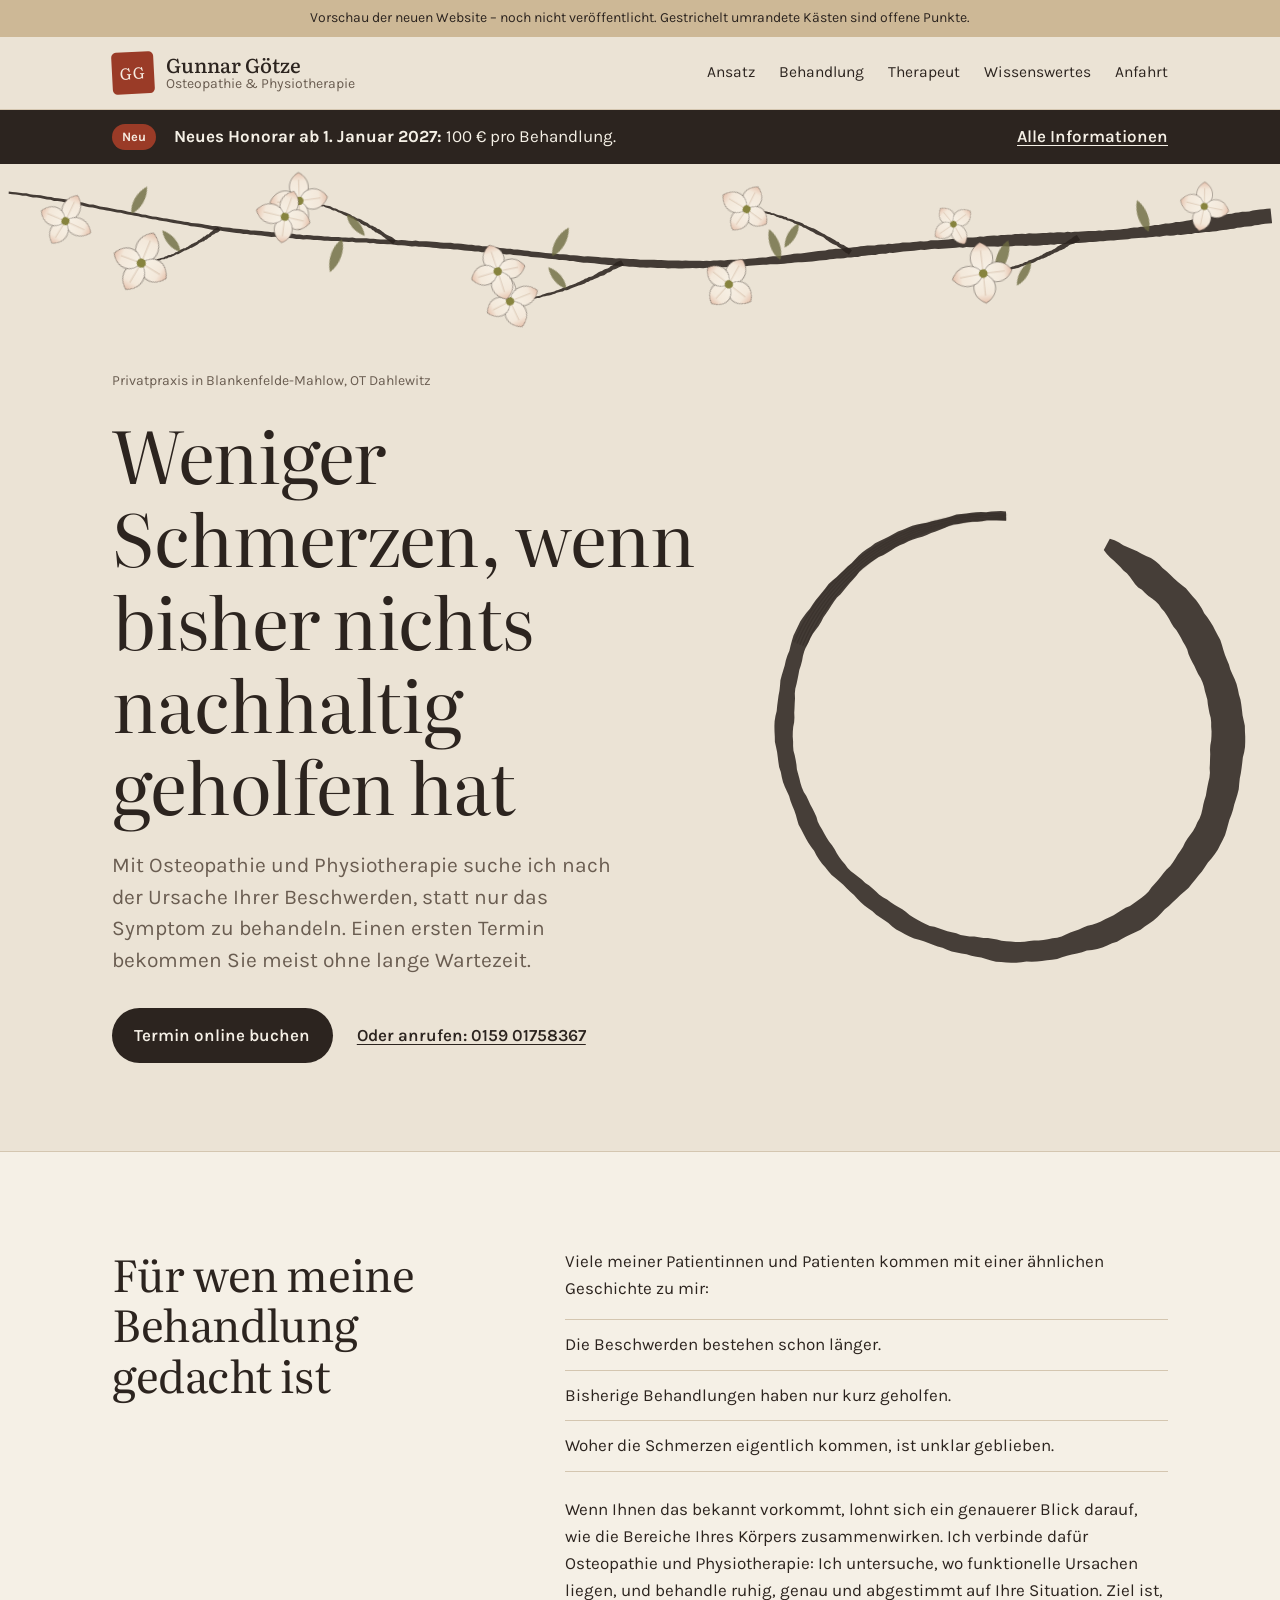
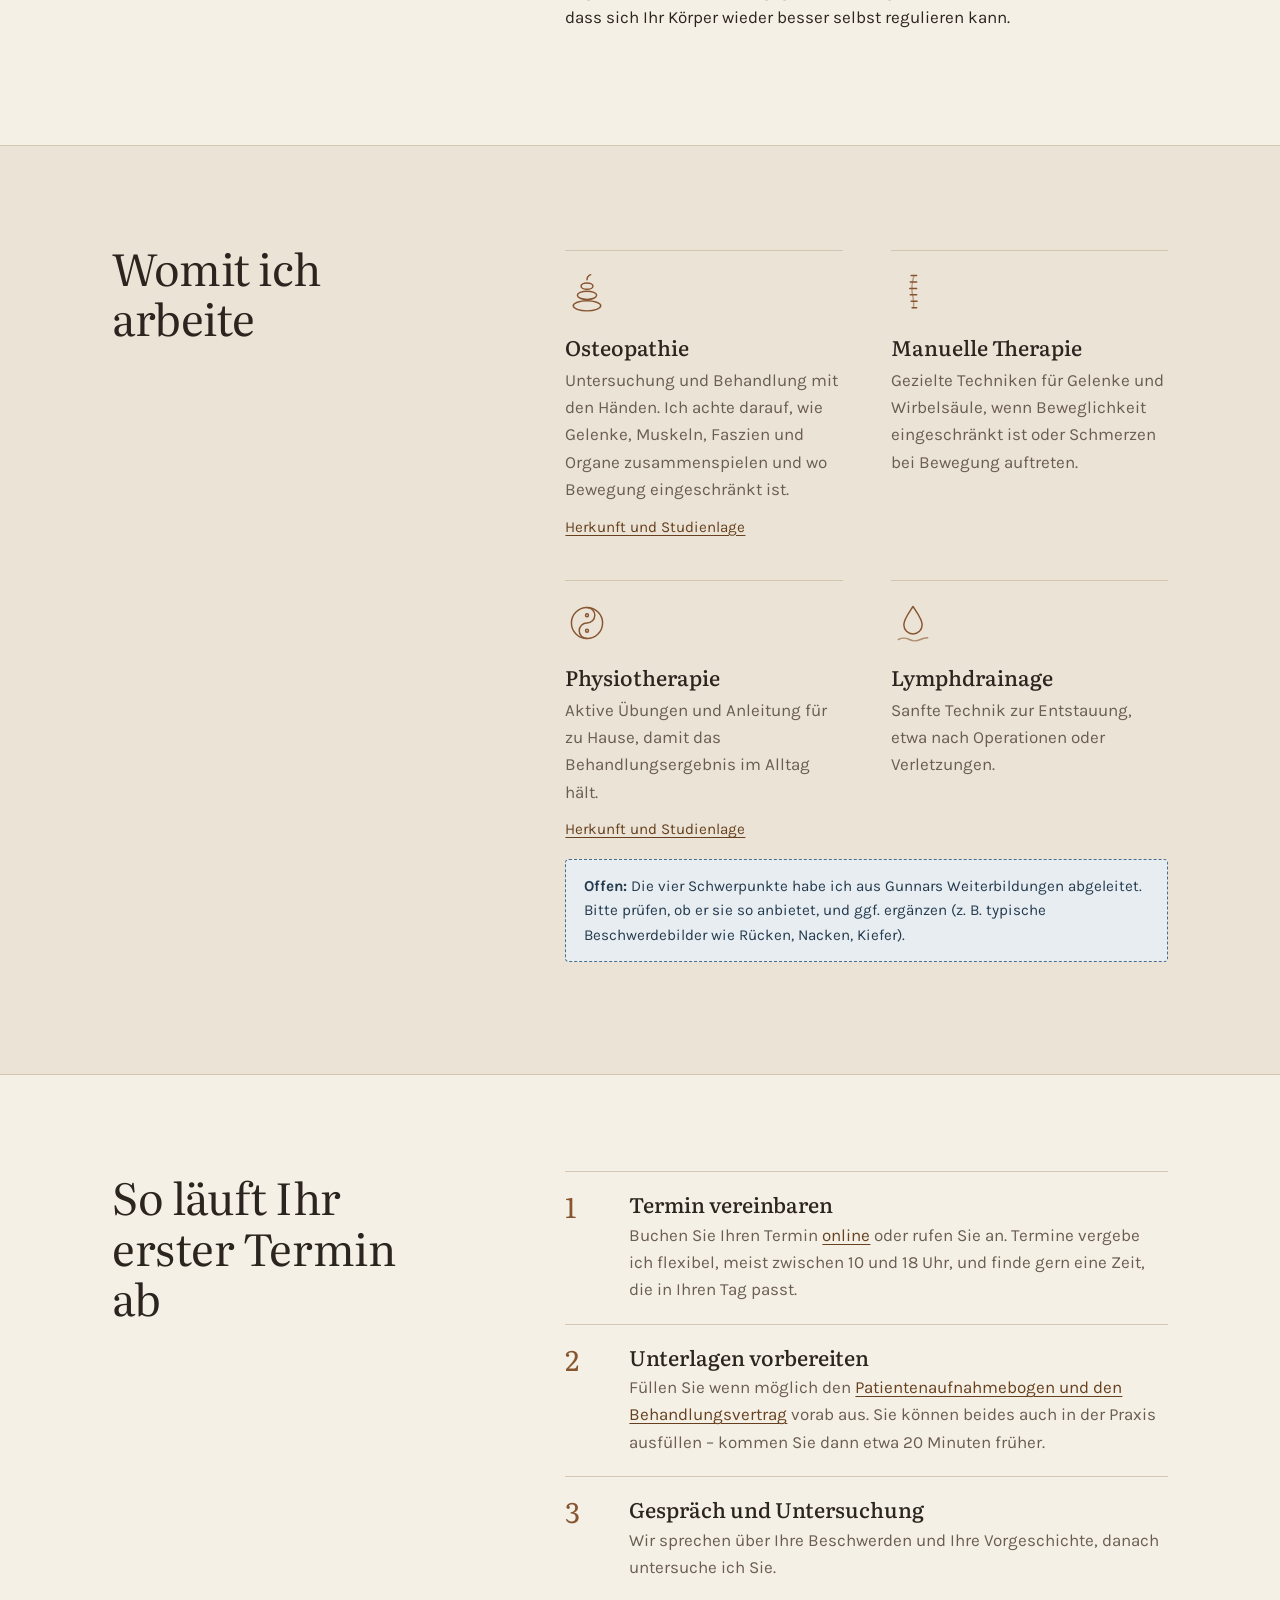
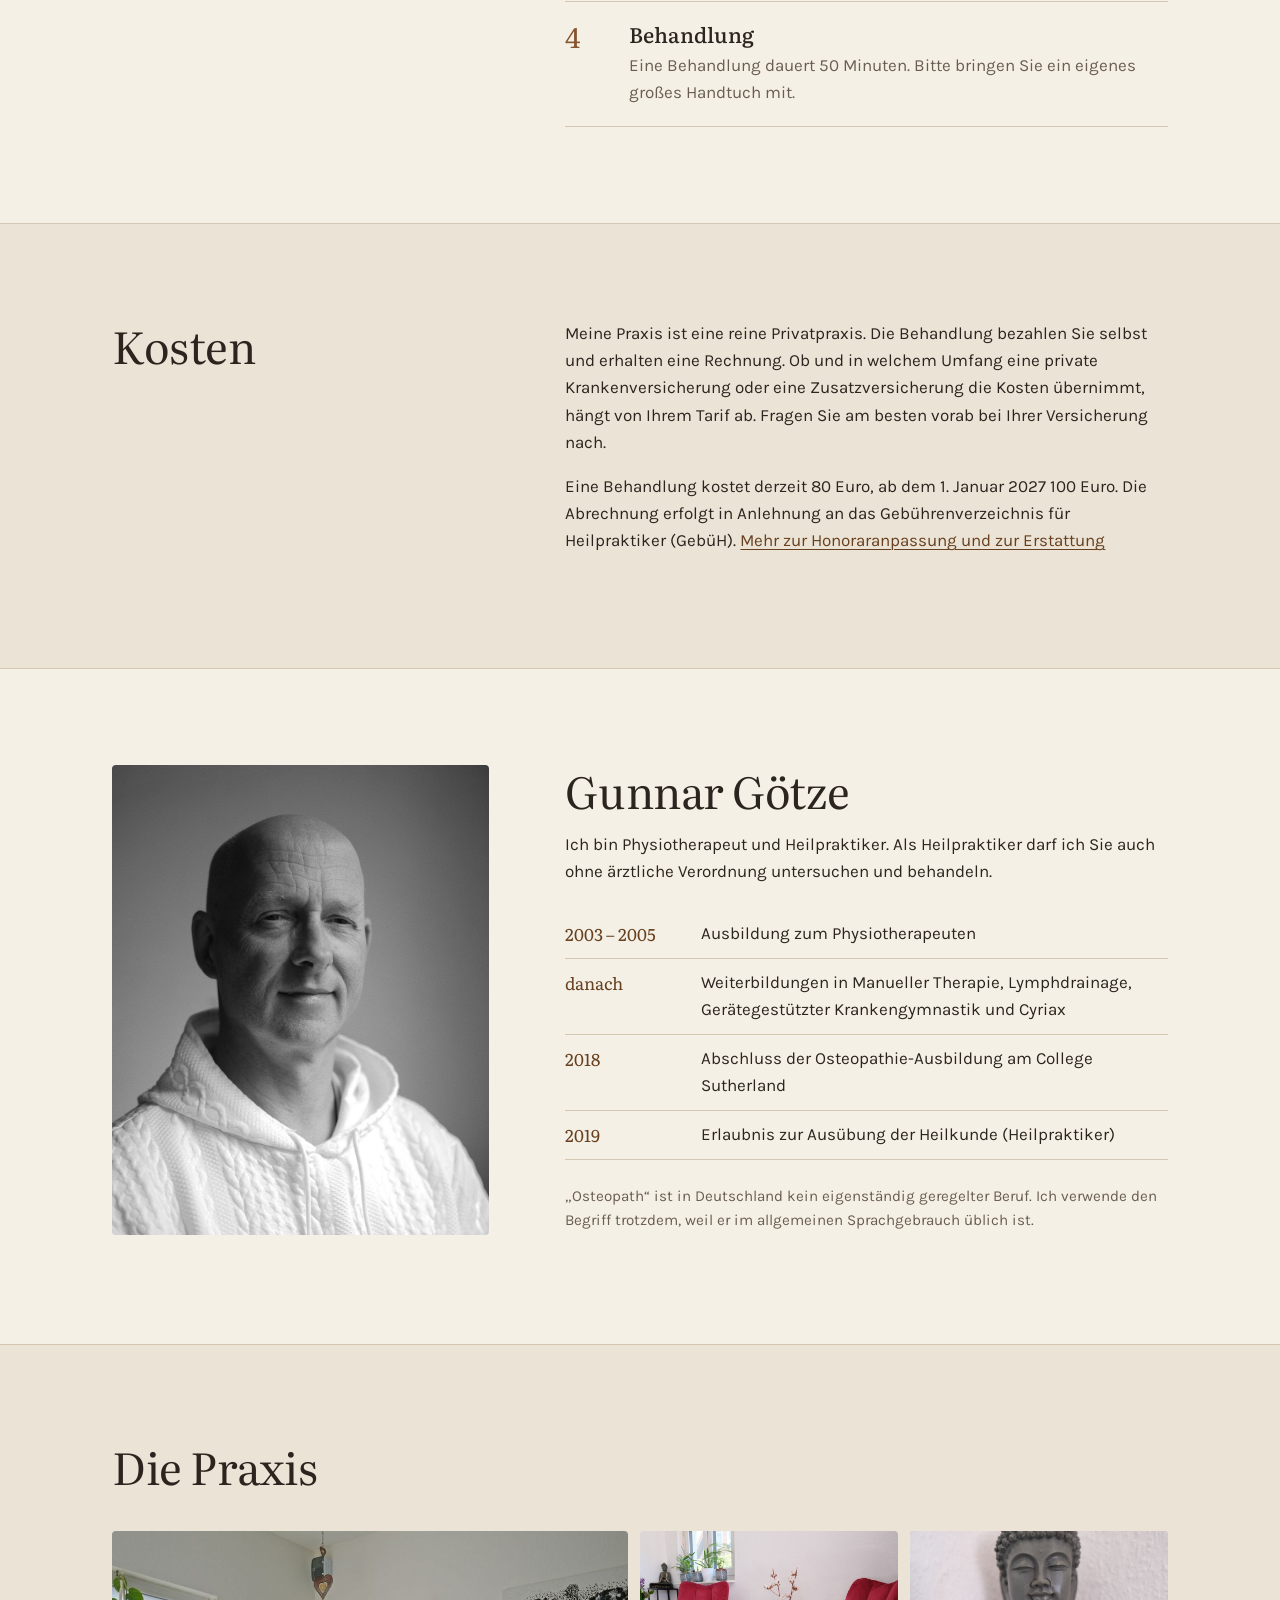
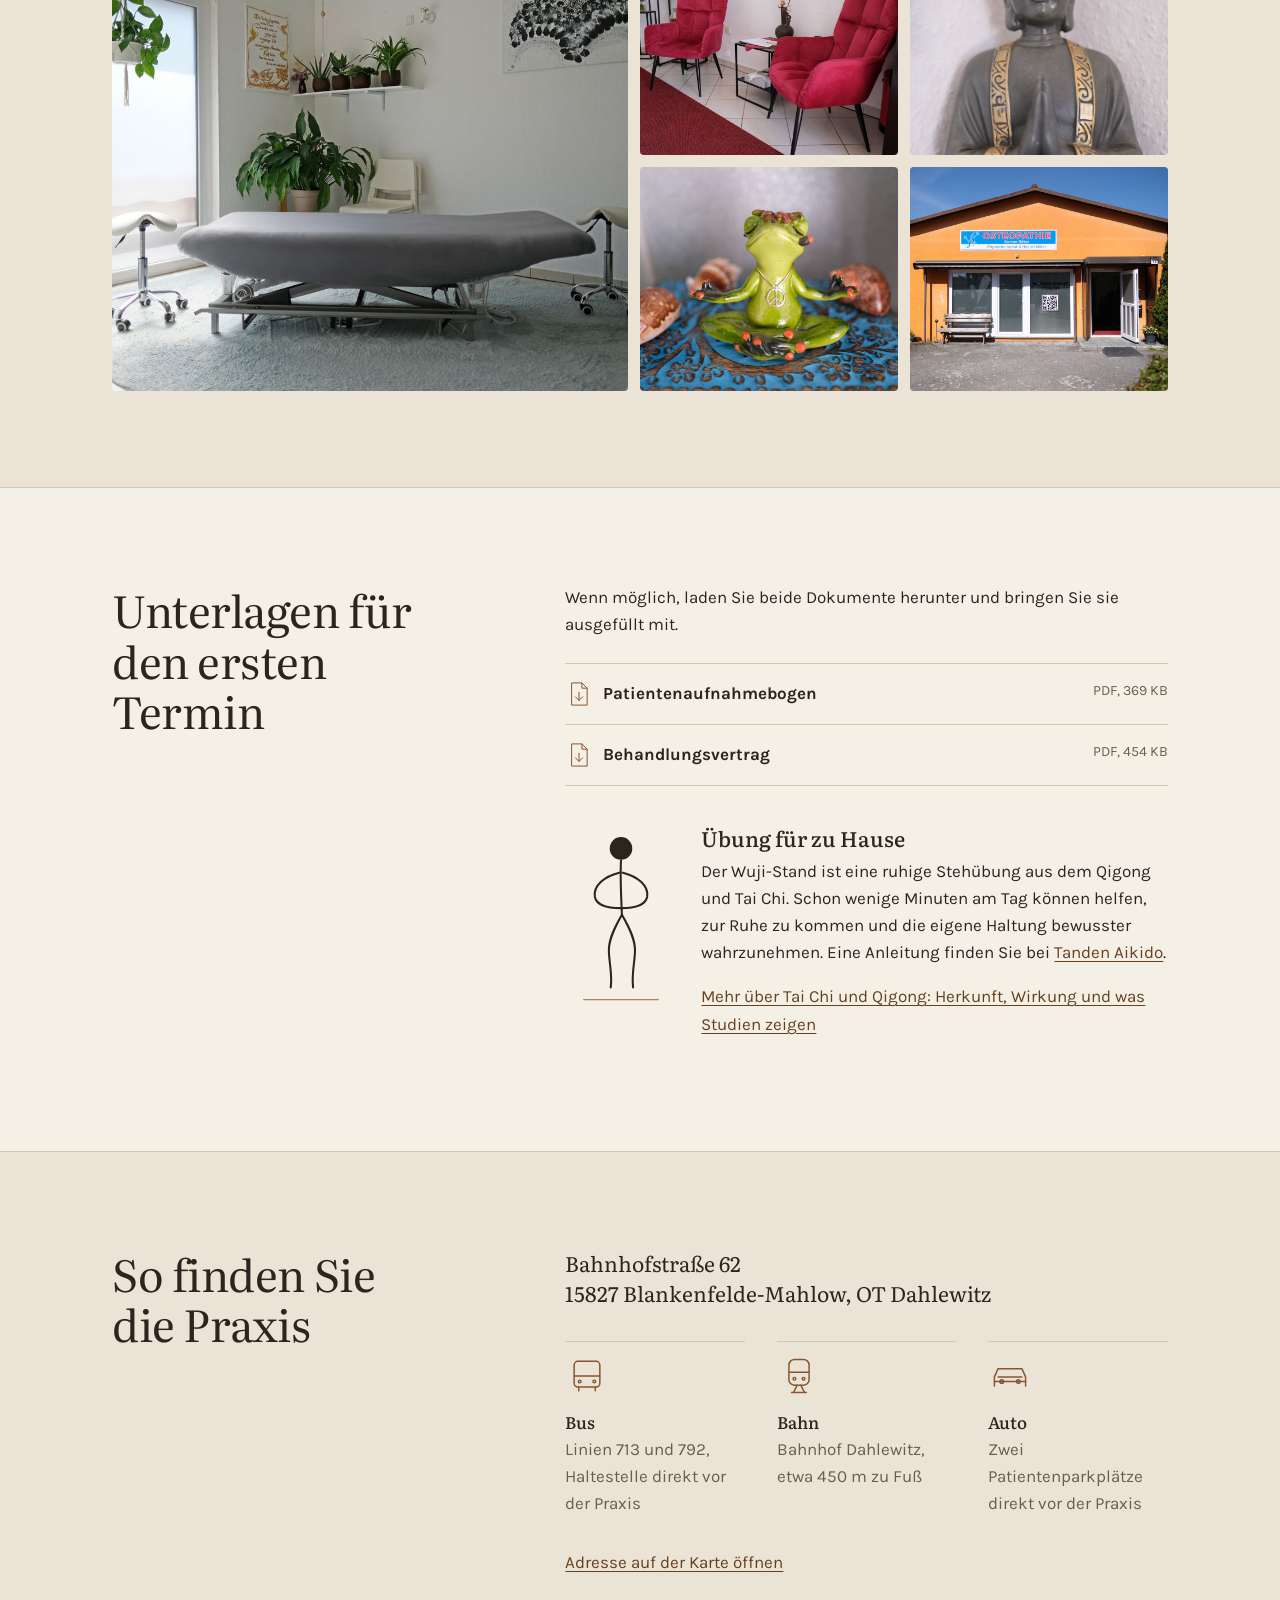
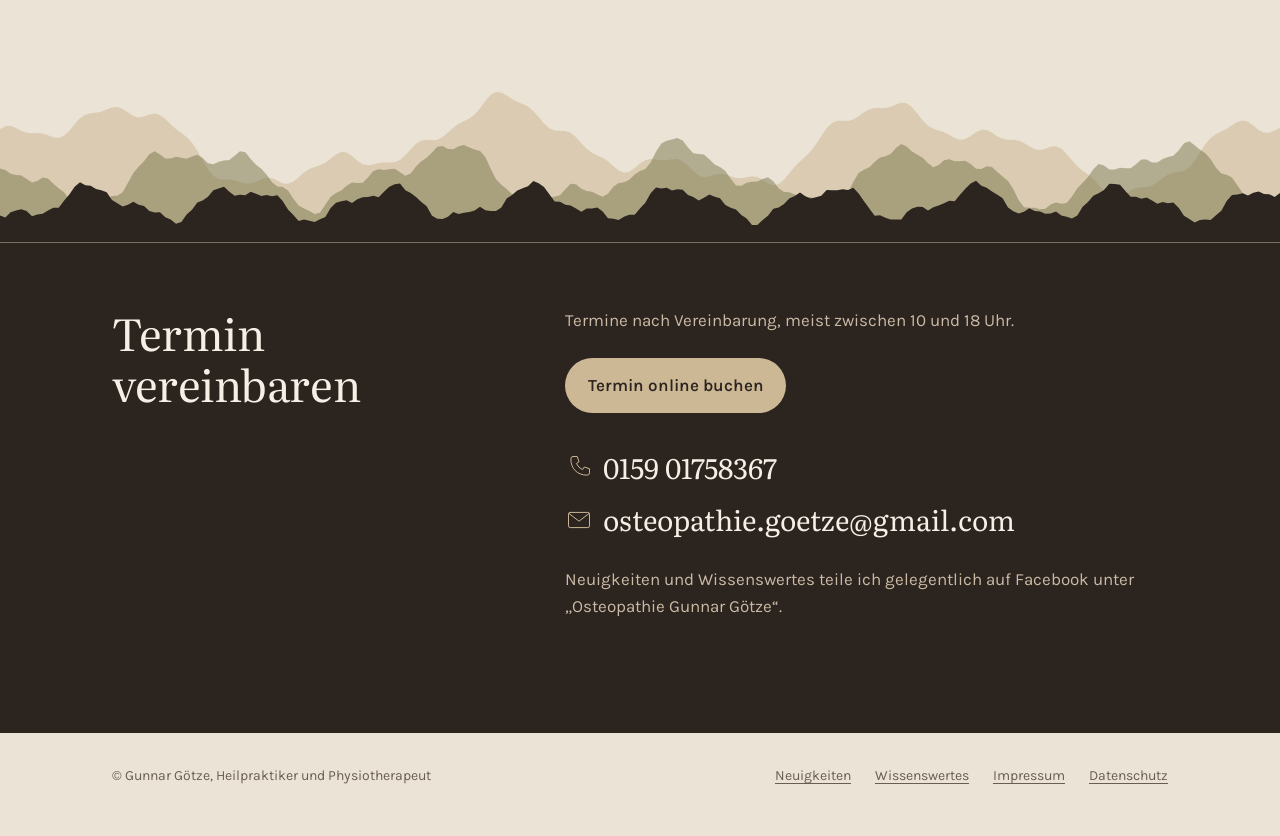
<file: index.html>
<!doctype html>
<html lang="de" class="no-js">
<head>
<meta charset="utf-8">
<meta name="viewport" content="width=device-width, initial-scale=1">
<meta name="robots" content="noindex, nofollow">
<title>Osteopathie &amp; Physiotherapie Gunnar Götze – Dahlewitz</title>
<meta name="description" content="Osteopathie und Physiotherapie in Blankenfelde-Mahlow, OT Dahlewitz. Privatpraxis von Gunnar Götze, Heilpraktiker und Physiotherapeut.">
<link rel="preload" href="assets/fonts/literata-latin-opsz-normal.woff2" as="font" type="font/woff2" crossorigin>
<link rel="stylesheet" href="assets/style.css?v=10">
</head>
<body>
<svg width="0" height="0" style="position:absolute" aria-hidden="true" focusable="false">
  <symbol id="i-stones" viewBox="0 0 48 48"><ellipse cx="24" cy="38" rx="15" ry="5.5"/><ellipse cx="24" cy="26.5" rx="10.5" ry="4.5"/><ellipse cx="24" cy="16.5" rx="6.5" ry="3.5"/><path d="M24 9.5c0-2.5 1.5-4.5 4-5.5"/></symbol>
  <symbol id="i-spine" viewBox="0 0 48 48"><path d="M22 5h6M21 12h7M20.5 19h7.5M21 26h7M22 33h6.5M23 40h5"/><path d="M25 5c-2 7-3 14-1.5 21s1.5 11 1 14" opacity=".5"/></symbol>
  <symbol id="i-taiji" viewBox="0 0 48 48"><circle cx="24" cy="24" r="17"/><path d="M24 7a8.5 8.5 0 0 1 0 17a8.5 8.5 0 0 0 0 17"/><circle cx="24" cy="15.5" r="1.6"/><circle cx="24" cy="32.5" r="1.6"/></symbol>
  <symbol id="i-drop" viewBox="0 0 48 48"><path d="M24 6c6 9 10 14 10 20a10 10 0 0 1-20 0c0-6 4-11 10-20z"/><path d="M8 42c4-2 8-2 12 0s8 2 12 0 8-2 8-2" opacity=".6"/></symbol>
  <symbol id="i-bus" viewBox="0 0 48 48"><rect x="10" y="8" width="28" height="28" rx="4"/><path d="M10 24h28M15 36v4M33 36v4"/><circle cx="16" cy="30" r="1.5"/><circle cx="32" cy="30" r="1.5"/></symbol>
  <symbol id="i-train" viewBox="0 0 48 48"><rect x="13" y="6" width="22" height="28" rx="6"/><path d="M13 20h22M18 42l4-8M30 42l-4-8M16 42h16"/><circle cx="19" cy="27" r="1.5"/><circle cx="29" cy="27" r="1.5"/></symbol>
  <symbol id="i-car" viewBox="0 0 48 48"><path d="M7 30v-5l4-9h26l4 9v5z"/><path d="M7 30v5M41 30v5M11 25h26"/><circle cx="15" cy="30" r="2"/><circle cx="33" cy="30" r="2"/></symbol>
  <symbol id="i-phone" viewBox="0 0 48 48"><path d="M14 6h7l3 9-4.5 3a22 22 0 0 0 10.5 10.5l3-4.5 9 3v7a4 4 0 0 1-4 4C21 38 10 27 10 10a4 4 0 0 1 4-4z"/></symbol>
  <symbol id="i-mail" viewBox="0 0 48 48"><rect x="6" y="11" width="36" height="26" rx="3"/><path d="M7 13l17 13 17-13"/></symbol>
  <symbol id="i-doc" viewBox="0 0 48 48"><path d="M12 5h17l9 9v29H12z"/><path d="M29 5v9h9M24 21v14M18 29l6 6 6-6"/></symbol>
</svg>
<a class="skip" href="#inhalt">Zum Inhalt springen</a>

<div class="preview-bar">Vorschau der neuen Website – noch nicht veröffentlicht. Gestrichelt umrandete Kästen sind offene Punkte.</div>

<header class="site-head">
  <div class="wrap">
    <a class="brand" href="./">
      <span class="seal" aria-hidden="true">GG</span>
      <span><strong>Gunnar Götze</strong>
      <span class="brand-sub">Osteopathie &amp; Physiotherapie</span></span>
    </a>
    <nav class="nav full" aria-label="Hauptnavigation">
      <button class="menu-toggle" type="button" aria-expanded="false" aria-controls="menu">
        <svg viewBox="0 0 24 24" aria-hidden="true"><path d="M4 7h16M4 12h16M4 17h16"/></svg>Menü
      </button>
      <ul id="menu">
        <li><a href="#ansatz">Ansatz</a></li>
        <li><a href="#behandlung">Behandlung</a></li>
        <li class="extra"><a href="#ablauf">Erster Termin</a></li>
        <li class="extra"><a href="#kosten">Kosten</a></li>
        <li><a href="#therapeut">Therapeut</a></li>
        <li class="extra"><a href="#praxis">Praxis</a></li>
        <li class="extra"><a href="#downloads">Unterlagen</a></li>
        <li class="desk-only"><a href="osteopathie.html">Wissenswertes</a></li>
        <li class="extra"><a href="osteopathie.html">Osteopathie – Hintergrund</a></li>
        <li class="extra"><a href="physiotherapie.html">Physiotherapie – Hintergrund</a></li>
        <li class="extra"><a href="heilkunde.html">Heilkunde</a></li>
        <li class="extra"><a href="tai-chi-qigong.html">Tai Chi &amp; Qigong</a></li>
        <li class="extra"><a href="aktuelles.html">Neuigkeiten</a></li>
        <li><a href="#anfahrt">Anfahrt</a></li>
      </ul>
    </nav>
  </div>
</header>

<aside class="news-banner" aria-label="Aktueller Hinweis">
  <div class="wrap">
    <span class="tag">Neu</span>
    <p><strong>Neues Honorar ab 1.&nbsp;Januar 2027:</strong> 100&nbsp;€ pro Behandlung.</p>
    <a href="aktuelles.html#honorar-2027">Alle Informationen</a>
  </div>
</aside>

<main id="inhalt">

<section class="hero" aria-labelledby="hero-titel">
  <svg class="blossoms" viewBox="-40 -50 1480 210" preserveAspectRatio="xMidYMin meet" aria-hidden="true" focusable="false">
<defs><linearGradient id="bract-wash" x1="0" y1="1" x2="0" y2="0"><stop offset="0" stop-color="#f7f1e6"/><stop offset=".7" stop-color="#f3e8da"/><stop offset="1" stop-color="#e6c2ad"/></linearGradient>
<mask id="br0" maskUnits="userSpaceOnUse" x="-60" y="-60" width="1540" height="380"><path class="reveal" style="stroke-dasharray:1508;stroke-dashoffset:1508;animation-delay:2.5s;animation-duration:8.20s" d="M1430.0 10.0 L1421.9 10.9 L1413.8 12.0 L1405.7 13.1 L1397.6 14.3 L1389.4 15.4 L1381.3 16.6 L1373.2 17.7 L1365.1 18.9 L1357.0 20.0 L1348.9 21.1 L1340.8 22.2 L1332.7 23.2 L1324.6 24.3 L1316.4 25.3 L1308.3 26.2 L1300.2 27.1 L1292.1 28.0 L1284.0 28.8 L1275.9 29.6 L1267.8 30.4 L1259.7 31.1 L1251.6 31.7 L1243.4 32.4 L1235.3 32.9 L1227.2 33.5 L1219.1 34.0 L1211.0 34.5 L1202.9 34.9 L1194.8 35.4 L1186.7 35.8 L1178.6 36.2 L1170.4 36.6 L1162.3 36.9 L1154.2 37.3 L1146.1 37.6 L1138.0 38.0 L1129.9 38.3 L1121.8 38.7 L1113.7 39.1 L1105.6 39.4 L1097.4 39.8 L1089.3 40.3 L1081.2 40.7 L1073.1 41.2 L1065.0 41.6 L1056.9 42.2 L1048.8 42.7 L1040.7 43.3 L1032.6 43.9 L1024.4 44.5 L1016.3 45.2 L1008.2 45.9 L1000.1 46.6 L992.0 47.4 L983.9 48.1 L975.8 48.9 L967.7 49.8 L959.6 50.6 L951.4 51.5 L943.3 52.3 L935.2 53.2 L927.1 54.1 L919.0 55.0 L910.9 55.8 L902.8 56.7 L894.7 57.6 L886.6 58.4 L878.4 59.2 L870.3 60.0 L862.2 60.8 L854.1 61.5 L846.0 62.2 L837.9 62.8 L829.8 63.4 L821.7 64.0 L813.6 64.5 L805.4 64.9 L797.3 65.3 L789.2 65.7 L781.1 65.9 L773.0 66.1 L764.9 66.3 L756.8 66.3 L748.7 66.3 L740.6 66.3 L732.4 66.1 L724.3 65.9 L716.2 65.7 L708.1 65.4 L700.0 65.0 L691.9 64.6 L683.8 64.1 L675.7 63.5 L667.6 62.9 L659.4 62.3 L651.3 61.6 L643.2 60.9 L635.1 60.2 L627.0 59.4 L618.9 58.6 L610.8 57.8 L602.7 56.9 L594.6 56.1 L586.4 55.2 L578.3 54.4 L570.2 53.5 L562.1 52.7 L554.0 51.8 L545.9 51.0 L537.8 50.2 L529.7 49.4 L521.6 48.6 L513.4 47.8 L505.3 47.1 L497.2 46.4 L489.1 45.7 L481.0 45.0 L472.9 44.4 L464.8 43.8 L456.7 43.2 L448.6 42.6 L440.4 42.1 L432.3 41.5 L424.2 41.0 L416.1 40.6 L408.0 40.1 L399.9 39.6 L391.8 39.2 L383.7 38.8 L375.6 38.3 L367.4 37.9 L359.3 37.4 L351.2 37.0 L343.1 36.5 L335.0 36.0 L326.9 35.5 L318.8 35.0 L310.7 34.4 L302.6 33.9 L294.4 33.2 L286.3 32.6 L278.2 31.9 L270.1 31.1 L262.0 30.3 L253.9 29.5 L245.8 28.6 L237.7 27.7 L229.6 26.7 L221.4 25.7 L213.3 24.6 L205.2 23.5 L197.1 22.3 L189.0 21.1 L180.9 19.8 L172.8 18.5 L164.7 17.1 L156.6 15.7 L148.4 14.3 L140.3 12.8 L132.2 11.3 L124.1 9.8 L116.0 8.2 L107.9 6.7 L99.8 5.1 L91.7 3.6 L83.6 2.0 L75.4 0.4 L67.3 -1.1 L59.2 -2.7 L51.1 -4.2 L43.0 -5.7 L34.9 -7.2 L26.8 -8.6 L18.7 -10.0 L10.6 -11.3 L2.4 -12.6 L-5.7 -13.8 L-13.8 -14.9 L-21.9 -15.9 L-30.0 -16.8"/></mask>
<mask id="br1" maskUnits="userSpaceOnUse" x="-60" y="-60" width="1540" height="380"><path class="reveal" style="stroke-dasharray:139;stroke-dashoffset:139;animation-delay:3.75s;animation-duration:0.66s" d="M1206.9 34.7 L1205.3 35.8 L1203.6 36.8 L1201.9 37.9 L1200.2 38.9 L1198.5 39.9 L1196.7 40.9 L1195.0 42.0 L1193.2 43.0 L1191.4 44.0 L1189.6 45.0 L1187.8 46.0 L1186.0 47.0 L1184.2 47.9 L1182.3 48.9 L1180.5 49.9 L1178.6 50.8 L1176.7 51.7 L1174.9 52.7 L1173.0 53.6 L1171.1 54.5 L1169.2 55.4 L1167.3 56.3 L1165.4 57.1 L1163.5 58.0 L1161.6 58.8 L1159.6 59.6 L1157.7 60.5 L1155.8 61.3 L1153.9 62.0 L1151.9 62.8 L1150.0 63.6 L1148.1 64.3 L1146.2 65.0 L1144.3 65.7 L1142.3 66.4 L1140.4 67.1 L1138.5 67.7 L1136.6 68.4 L1134.7 69.0 L1132.8 69.6 L1130.9 70.1 L1129.0 70.7 L1127.1 71.2 L1125.3 71.7 L1123.4 72.2 L1121.6 72.7 L1119.7 73.1 L1117.9 73.6 L1116.1 74.0 L1114.3 74.3 L1112.5 74.7 L1110.7 75.0 L1108.9 75.3 L1107.2 75.6 L1105.4 75.9 L1103.7 76.1 L1102.0 76.3 L1100.3 76.5 L1098.6 76.6 L1096.9 76.7"/></mask>
<mask id="br2" maskUnits="userSpaceOnUse" x="-60" y="-60" width="1540" height="380"><path class="reveal" style="stroke-dasharray:151;stroke-dashoffset:151;animation-delay:5.23s;animation-duration:0.73s" d="M943.3 52.3 L941.5 51.1 L939.7 49.8 L937.8 48.6 L936.0 47.4 L934.1 46.1 L932.2 44.9 L930.3 43.7 L928.4 42.5 L926.4 41.3 L924.4 40.1 L922.5 38.9 L920.5 37.8 L918.5 36.6 L916.5 35.5 L914.5 34.3 L912.4 33.2 L910.4 32.1 L908.3 31.0 L906.3 29.9 L904.2 28.8 L902.2 27.7 L900.1 26.7 L898.0 25.7 L895.9 24.6 L893.8 23.6 L891.7 22.7 L889.6 21.7 L887.5 20.7 L885.4 19.8 L883.3 18.9 L881.2 18.0 L879.1 17.1 L877.0 16.3 L874.9 15.4 L872.8 14.6 L870.8 13.8 L868.7 13.0 L866.6 12.3 L864.5 11.5 L862.4 10.8 L860.4 10.2 L858.3 9.5 L856.3 8.9 L854.2 8.3 L852.2 7.7 L850.2 7.1 L848.2 6.6 L846.2 6.1 L844.2 5.6 L842.2 5.2 L840.3 4.7 L838.3 4.3 L836.4 4.0 L834.5 3.7 L832.6 3.4 L830.7 3.1 L828.8 2.8 L827.0 2.6 L825.1 2.5 L823.3 2.3"/></mask>
<mask id="br3" maskUnits="userSpaceOnUse" x="-60" y="-60" width="1540" height="380"><path class="reveal" style="stroke-dasharray:159;stroke-dashoffset:159;animation-delay:6.71s;animation-duration:0.77s" d="M679.7 63.8 L677.8 64.9 L675.8 66.0 L673.8 67.2 L671.8 68.3 L669.7 69.4 L667.7 70.5 L665.6 71.6 L663.5 72.6 L661.4 73.7 L659.3 74.8 L657.1 75.9 L655.0 76.9 L652.8 78.0 L650.6 79.0 L648.4 80.0 L646.2 81.0 L644.0 82.0 L641.8 83.0 L639.6 84.0 L637.4 85.0 L635.1 85.9 L632.9 86.9 L630.6 87.8 L628.3 88.7 L626.1 89.6 L623.8 90.5 L621.5 91.4 L619.3 92.2 L617.0 93.1 L614.7 93.9 L612.4 94.7 L610.2 95.5 L607.9 96.3 L605.6 97.0 L603.4 97.8 L601.1 98.5 L598.8 99.2 L596.6 99.8 L594.3 100.5 L592.1 101.1 L589.9 101.8 L587.6 102.3 L585.4 102.9 L583.2 103.5 L581.0 104.0 L578.8 104.5 L576.6 105.0 L574.5 105.4 L572.3 105.8 L570.2 106.3 L568.1 106.6 L566.0 107.0 L563.9 107.3 L561.8 107.6 L559.7 107.9 L557.7 108.1 L555.7 108.3 L553.7 108.5 L551.7 108.7 L549.7 108.8"/></mask>
<mask id="br4" maskUnits="userSpaceOnUse" x="-60" y="-60" width="1540" height="380"><path class="reveal" style="stroke-dasharray:141;stroke-dashoffset:141;animation-delay:8.19s;animation-duration:0.68s" d="M416.1 40.6 L414.5 39.4 L412.8 38.2 L411.1 37.0 L409.4 35.8 L407.6 34.6 L405.9 33.5 L404.1 32.3 L402.4 31.1 L400.6 30.0 L398.8 28.8 L397.0 27.7 L395.2 26.6 L393.3 25.5 L391.5 24.4 L389.6 23.3 L387.8 22.2 L385.9 21.1 L384.0 20.1 L382.2 19.0 L380.3 18.0 L378.4 17.0 L376.5 16.0 L374.6 15.0 L372.6 14.0 L370.7 13.0 L368.8 12.1 L366.9 11.2 L365.0 10.2 L363.0 9.3 L361.1 8.5 L359.2 7.6 L357.3 6.8 L355.3 5.9 L353.4 5.1 L351.5 4.3 L349.6 3.6 L347.7 2.8 L345.8 2.1 L343.9 1.4 L342.0 0.7 L340.1 0.1 L338.2 -0.5 L336.3 -1.2 L334.4 -1.7 L332.6 -2.3 L330.7 -2.8 L328.9 -3.3 L327.1 -3.8 L325.2 -4.3 L323.4 -4.7 L321.6 -5.1 L319.8 -5.5 L318.1 -5.8 L316.3 -6.2 L314.6 -6.4 L312.9 -6.7 L311.1 -6.9 L309.4 -7.1 L307.8 -7.3 L306.1 -7.4"/></mask>
<mask id="br5" maskUnits="userSpaceOnUse" x="-60" y="-60" width="1540" height="380"><path class="reveal" style="stroke-dasharray:120;stroke-dashoffset:120;animation-delay:9.32s;animation-duration:0.56s" d="M213.3 24.6 L212.0 25.6 L210.6 26.6 L209.2 27.6 L207.8 28.6 L206.4 29.6 L205.0 30.5 L203.5 31.5 L202.1 32.5 L200.6 33.4 L199.2 34.4 L197.7 35.3 L196.2 36.3 L194.7 37.2 L193.2 38.1 L191.7 39.0 L190.2 39.9 L188.6 40.8 L187.1 41.7 L185.5 42.6 L184.0 43.4 L182.4 44.3 L180.9 45.1 L179.3 45.9 L177.8 46.7 L176.2 47.5 L174.6 48.3 L173.1 49.1 L171.5 49.9 L169.9 50.6 L168.3 51.4 L166.8 52.1 L165.2 52.8 L163.6 53.5 L162.0 54.1 L160.5 54.8 L158.9 55.4 L157.3 56.0 L155.8 56.6 L154.2 57.2 L152.7 57.8 L151.1 58.3 L149.6 58.9 L148.0 59.4 L146.5 59.9 L145.0 60.3 L143.5 60.8 L142.0 61.2 L140.5 61.6 L139.0 62.0 L137.5 62.3 L136.0 62.7 L134.6 63.0 L133.1 63.3 L131.7 63.5 L130.3 63.8 L128.8 64.0 L127.4 64.2 L126.1 64.4 L124.7 64.5 L123.3 64.6"/></mask>
</defs>
<path class="branch" mask="url(#br0)" d="M1429.1 1.5 L1424.9 1.8 L1420.8 2.3 L1416.7 2.6 L1412.6 3.3 L1408.5 3.7 L1404.5 4.8 L1400.4 5.1 L1396.3 5.3 L1392.2 6.0 L1388.2 6.4 L1384.2 7.6 L1380.1 7.9 L1376.1 8.7 L1372.0 9.1 L1368.0 9.7 L1364.0 10.7 L1359.9 11.2 L1355.9 11.8 L1351.8 12.0 L1347.8 12.8 L1343.8 13.8 L1339.7 14.0 L1335.7 15.1 L1331.7 15.5 L1327.7 16.4 L1323.7 17.2 L1319.6 17.2 L1315.6 18.3 L1311.6 18.9 L1307.5 18.9 L1303.5 19.6 L1299.5 20.5 L1295.4 20.6 L1291.4 21.5 L1287.4 21.9 L1283.4 22.7 L1279.3 22.7 L1275.3 23.3 L1271.2 23.5 L1267.2 24.0 L1263.2 24.8 L1259.2 25.1 L1255.1 25.6 L1251.1 25.9 L1247.1 26.3 L1243.0 26.4 L1238.9 26.5 L1234.9 27.1 L1230.8 26.9 L1226.8 27.4 L1222.8 27.6 L1218.7 27.4 L1214.7 27.9 L1210.6 28.1 L1206.6 28.2 L1202.5 28.2 L1198.5 28.8 L1194.4 28.3 L1190.4 29.1 L1186.3 28.8 L1182.3 28.9 L1178.2 29.6 L1174.2 29.2 L1170.1 29.7 L1166.1 29.7 L1162.0 30.2 L1158.0 30.4 L1153.9 30.5 L1149.9 30.2 L1145.8 30.9 L1141.7 30.7 L1137.7 30.8 L1133.6 31.0 L1129.6 31.7 L1125.5 31.9 L1121.5 32.1 L1117.4 32.2 L1113.4 32.9 L1109.3 32.8 L1105.2 33.0 L1101.2 33.3 L1097.2 34.2 L1093.1 33.8 L1089.0 34.7 L1085.0 34.9 L1080.9 35.0 L1076.8 35.1 L1072.8 35.9 L1068.7 35.8 L1064.7 36.4 L1060.6 36.8 L1056.6 37.2 L1052.5 37.6 L1048.5 38.0 L1044.4 38.3 L1040.3 38.2 L1036.2 38.3 L1032.2 39.2 L1028.1 39.6 L1024.0 39.3 L1020.0 39.9 L1015.9 40.3 L1011.9 40.7 L1007.8 40.8 L1003.7 40.9 L999.6 41.5 L995.6 41.9 L991.5 42.5 L987.4 42.2 L983.4 43.2 L979.3 43.2 L975.2 43.3 L971.2 44.1 L967.1 44.1 L963.0 44.3 L959.0 44.9 L954.9 45.2 L950.9 46.1 L946.8 46.3 L942.7 46.9 L938.6 46.8 L934.6 47.7 L930.6 48.0 L926.5 48.1 L922.4 48.6 L918.4 49.0 L914.3 49.9 L910.3 50.3 L906.2 50.6 L902.2 51.3 L898.2 51.9 L894.1 52.4 L890.1 53.0 L886.0 53.4 L882.0 53.4 L877.9 53.9 L873.9 54.7 L869.9 55.2 L865.8 55.8 L861.8 56.4 L857.8 56.8 L853.7 56.8 L849.7 57.2 L845.7 58.0 L841.6 58.1 L837.5 58.4 L833.5 58.9 L829.5 59.2 L825.4 59.5 L821.4 60.0 L817.4 60.1 L813.3 60.6 L809.3 60.7 L805.2 60.8 L801.2 61.0 L797.2 61.5 L793.1 61.2 L789.1 61.5 L785.0 61.7 L781.0 62.2 L777.0 61.9 L772.9 62.1 L768.9 61.9 L764.8 62.0 L760.8 61.8 L756.8 61.9 L752.7 61.7 L748.7 62.0 L744.6 61.7 L740.6 61.6 L736.6 61.5 L732.5 61.7 L728.5 61.2 L724.5 61.1 L720.4 61.1 L716.4 60.8 L712.4 60.6 L708.3 60.8 L704.3 60.6 L700.2 60.7 L696.2 60.0 L692.2 59.8 L688.1 59.9 L684.1 59.5 L680.0 59.3 L676.0 59.1 L671.9 59.2 L667.9 58.6 L663.8 58.5 L659.8 58.1 L655.7 58.1 L651.7 57.6 L647.6 57.2 L643.6 57.1 L639.5 56.7 L635.4 56.9 L631.4 56.5 L627.3 55.9 L623.3 55.4 L619.2 55.4 L615.2 54.7 L611.1 54.4 L607.0 54.4 L603.0 53.7 L598.9 53.5 L594.9 53.2 L590.8 52.8 L586.8 52.2 L582.7 51.9 L578.6 51.5 L574.6 51.1 L570.6 50.4 L566.5 50.0 L562.5 49.4 L558.4 49.0 L554.3 48.8 L550.3 47.9 L546.2 48.0 L542.2 47.3 L538.1 47.0 L534.1 46.4 L530.0 46.2 L526.0 45.3 L521.9 45.2 L517.8 45.0 L513.8 44.2 L509.7 44.2 L505.7 43.5 L501.6 43.3 L497.5 42.7 L493.5 42.1 L489.4 41.9 L485.3 41.8 L481.3 41.2 L477.2 41.1 L473.2 41.0 L469.1 40.8 L465.0 40.2 L461.0 40.0 L456.9 39.5 L452.9 39.2 L448.8 39.2 L444.7 39.2 L440.7 38.6 L436.6 39.0 L432.5 38.7 L428.5 38.2 L424.4 38.0 L420.3 38.2 L416.3 37.6 L412.2 37.3 L408.2 37.4 L404.1 37.2 L400.0 37.2 L396.0 37.0 L391.9 36.3 L387.9 36.5 L383.8 35.9 L379.8 35.8 L375.7 35.8 L371.6 35.9 L367.6 35.1 L363.5 35.3 L359.5 35.1 L355.4 35.0 L351.4 34.3 L347.3 34.4 L343.2 34.3 L339.2 33.9 L335.1 33.9 L331.1 33.3 L327.0 33.1 L323.0 32.9 L319.0 32.3 L314.9 32.0 L310.8 32.3 L306.8 31.6 L302.7 31.5 L298.7 30.7 L294.7 30.4 L290.6 30.5 L286.5 30.1 L282.5 29.9 L278.5 28.9 L274.4 29.0 L270.4 28.4 L266.3 28.1 L262.3 27.6 L258.2 27.3 L254.2 26.8 L250.1 26.8 L246.1 25.9 L242.0 25.8 L238.0 25.2 L233.9 24.9 L229.8 24.5 L225.8 23.8 L221.7 23.4 L217.7 23.0 L213.7 22.2 L209.6 21.8 L205.5 21.6 L201.4 20.9 L197.4 20.3 L193.4 19.4 L189.3 18.8 L185.3 18.5 L181.1 18.2 L177.2 17.1 L173.1 16.7 L169.0 15.9 L165.0 15.2 L160.9 14.6 L156.9 14.0 L152.8 13.0 L148.7 12.7 L144.7 12.0 L140.7 10.9 L136.5 10.6 L132.5 9.8 L128.5 8.7 L124.4 8.5 L120.4 7.2 L116.3 6.5 L112.2 5.9 L108.2 5.2 L104.2 4.1 L100.2 3.2 L96.0 2.9 L92.0 1.9 L87.9 1.1 L83.9 0.3 L79.8 -0.4 L75.7 -1.0 L71.7 -2.1 L67.7 -3.1 L63.5 -3.3 L59.5 -4.2 L55.5 -5.4 L51.5 -6.1 L47.4 -6.8 L43.3 -7.1 L39.3 -8.3 L35.2 -9.2 L31.2 -9.9 L27.1 -10.4 L22.9 -10.6 L19.0 -11.8 L14.8 -12.0 L10.8 -13.0 L6.8 -13.8 L2.7 -14.2 L-1.4 -14.4 L-5.5 -15.1 L-9.5 -16.1 L-13.6 -16.1 L-17.7 -16.9 L-21.7 -17.2 L-25.8 -17.5 L-29.9 -18.2 L-30.1 -15.6 L-26.1 -14.9 L-22.1 -14.6 L-18.0 -14.2 L-14.0 -13.3 L-9.9 -13.2 L-5.9 -12.2 L-1.9 -11.4 L2.2 -11.2 L6.3 -10.7 L10.3 -9.8 L14.3 -8.9 L18.4 -8.6 L22.4 -7.3 L26.5 -7.1 L30.6 -6.6 L34.6 -5.8 L38.7 -4.9 L42.6 -3.7 L46.8 -3.4 L50.8 -2.7 L54.9 -1.9 L58.9 -0.8 L62.9 0.1 L67.0 0.4 L71.1 1.3 L75.1 2.4 L79.1 3.0 L83.2 3.7 L87.3 4.4 L91.3 5.2 L95.4 6.2 L99.5 6.5 L103.6 7.4 L107.5 8.5 L111.6 9.1 L115.7 9.7 L119.8 10.4 L123.7 11.7 L127.9 11.9 L131.9 13.1 L135.9 13.9 L140.1 14.2 L144.1 15.3 L148.1 16.0 L152.3 16.4 L156.3 17.4 L160.3 18.1 L164.4 18.7 L168.4 19.5 L172.5 20.3 L176.6 20.8 L180.5 22.0 L184.6 22.3 L188.7 22.8 L192.8 23.4 L196.8 24.4 L200.8 25.2 L204.9 25.9 L209.0 26.2 L213.1 26.7 L217.1 27.5 L221.1 28.0 L225.2 28.6 L229.2 29.3 L233.3 29.8 L237.4 30.1 L241.4 30.8 L245.5 31.0 L249.5 31.9 L253.6 31.9 L257.7 32.5 L261.7 32.8 L265.8 33.4 L269.9 33.7 L273.9 34.3 L278.0 34.2 L282.0 35.1 L286.1 35.3 L290.2 35.7 L294.3 35.6 L298.3 35.8 L302.4 36.6 L306.4 36.7 L310.5 37.3 L314.6 37.0 L318.6 37.3 L322.7 37.9 L326.7 38.0 L330.8 38.1 L334.8 38.7 L338.9 38.7 L343.0 39.1 L347.0 39.1 L351.1 39.0 L355.1 39.7 L359.2 39.9 L363.3 40.1 L367.3 39.9 L371.4 40.7 L375.4 40.7 L379.5 40.7 L383.5 40.9 L387.6 41.6 L391.7 41.4 L395.7 42.2 L399.7 42.5 L403.8 42.6 L407.8 42.9 L411.9 42.9 L416.0 43.3 L420.0 44.0 L424.0 43.9 L428.1 44.3 L432.1 44.9 L436.2 45.3 L440.3 45.0 L444.3 45.7 L448.3 45.8 L452.4 45.9 L456.5 46.2 L460.5 46.8 L464.5 47.1 L468.6 47.8 L472.6 48.0 L476.7 48.1 L480.7 48.3 L484.8 48.9 L488.8 49.0 L492.9 49.3 L496.9 49.9 L501.0 50.4 L505.0 50.6 L509.0 51.3 L513.1 51.2 L517.1 52.0 L521.2 52.1 L525.3 52.2 L529.3 53.0 L533.4 53.2 L537.4 53.7 L541.5 54.0 L545.5 54.6 L549.6 54.4 L553.6 55.2 L557.7 55.4 L561.8 55.8 L565.8 56.4 L569.9 56.7 L573.9 57.4 L578.0 57.7 L582.0 58.2 L586.1 58.5 L590.1 59.1 L594.2 59.6 L598.3 59.9 L602.3 60.2 L606.4 60.9 L610.5 61.0 L614.5 61.4 L618.5 62.2 L622.6 62.3 L626.7 62.9 L630.7 63.6 L634.7 64.1 L638.8 64.1 L642.9 64.6 L647.0 64.9 L651.0 65.4 L655.1 66.0 L659.1 66.2 L663.2 66.7 L667.3 66.9 L671.3 67.7 L675.4 67.7 L679.4 68.0 L683.5 68.3 L687.6 68.8 L691.7 68.7 L695.7 69.1 L699.8 69.8 L703.8 69.7 L707.9 69.9 L712.0 69.8 L716.1 70.0 L720.1 70.3 L724.2 70.3 L728.3 70.4 L732.4 70.8 L736.4 70.5 L740.5 70.6 L744.6 70.7 L748.7 70.9 L752.7 70.5 L756.8 70.6 L760.9 70.4 L764.9 70.5 L769.0 70.3 L773.1 70.5 L777.2 70.1 L781.2 70.4 L785.3 69.8 L789.4 69.6 L793.4 69.2 L797.5 69.5 L801.6 69.0 L805.6 68.8 L809.7 68.7 L813.8 68.7 L817.9 68.1 L821.9 68.1 L826.0 67.6 L830.1 67.4 L834.1 67.2 L838.2 66.9 L842.3 66.6 L846.4 66.6 L850.4 66.0 L854.5 65.8 L858.6 65.9 L862.7 65.7 L866.7 65.2 L870.8 64.8 L874.9 64.4 L878.9 63.9 L883.0 63.5 L887.1 63.6 L891.2 63.4 L895.2 62.9 L899.3 62.6 L903.4 62.1 L907.4 61.6 L911.5 61.4 L915.5 61.0 L919.6 60.2 L923.6 59.9 L927.7 59.4 L931.8 59.4 L935.9 59.0 L939.9 58.2 L944.0 58.2 L948.0 57.6 L952.1 57.4 L956.1 56.4 L960.1 56.1 L964.2 55.4 L968.2 55.1 L972.3 55.1 L976.3 54.1 L980.4 53.9 L984.4 53.8 L988.4 52.7 L992.5 52.9 L996.5 52.2 L1000.6 51.7 L1004.6 51.1 L1008.7 50.8 L1012.7 50.7 L1016.8 50.2 L1020.8 49.8 L1024.8 49.1 L1028.9 49.4 L1033.0 49.0 L1037.0 48.2 L1041.0 48.1 L1045.1 48.2 L1049.1 48.0 L1053.2 47.7 L1057.2 47.4 L1061.3 47.2 L1065.3 46.9 L1069.4 46.4 L1073.4 46.7 L1077.5 46.1 L1081.5 46.2 L1085.6 46.3 L1089.7 46.3 L1093.7 45.6 L1097.8 46.2 L1101.8 45.5 L1105.8 45.4 L1109.9 45.4 L1114.0 45.7 L1118.0 45.2 L1122.1 45.2 L1126.1 45.3 L1130.2 45.2 L1134.2 44.6 L1138.3 44.5 L1142.3 44.5 L1146.4 44.8 L1150.5 44.1 L1154.5 44.5 L1158.6 44.4 L1162.7 44.3 L1166.7 43.7 L1170.8 43.6 L1174.8 43.1 L1178.9 43.4 L1182.9 42.6 L1187.0 42.5 L1191.1 42.7 L1195.1 41.8 L1199.2 42.1 L1203.2 41.4 L1207.3 41.3 L1211.4 41.1 L1215.4 40.7 L1219.5 40.1 L1223.6 40.2 L1227.6 39.8 L1231.7 39.3 L1235.8 39.4 L1239.8 38.7 L1243.9 38.6 L1248.0 38.4 L1252.1 38.0 L1256.1 37.7 L1260.2 37.2 L1264.3 36.9 L1268.3 36.2 L1272.4 35.8 L1276.5 35.7 L1280.5 35.2 L1284.7 35.4 L1288.7 34.7 L1292.8 34.5 L1296.8 33.9 L1301.0 34.0 L1305.0 33.2 L1309.1 32.8 L1313.2 33.0 L1317.3 32.7 L1321.4 31.8 L1325.5 32.1 L1329.6 31.6 L1333.6 30.9 L1337.8 30.8 L1341.8 29.9 L1345.9 29.9 L1350.0 29.1 L1354.0 28.5 L1358.2 28.5 L1362.3 28.1 L1366.4 27.7 L1370.4 26.8 L1374.4 26.3 L1378.5 26.0 L1382.6 25.3 L1386.7 24.9 L1390.6 23.8 L1394.7 23.4 L1398.7 22.6 L1402.8 22.4 L1406.9 22.1 L1410.9 20.8 L1414.9 20.4 L1418.9 19.7 L1422.9 19.2 L1426.9 18.7 L1430.9 18.4 Z"/>
<path class="branch" mask="url(#br1)" d="M1205.2 32.0 L1203.5 33.0 L1201.7 33.8 L1200.2 35.1 L1198.7 36.4 L1197.0 37.4 L1195.3 38.5 L1193.6 39.5 L1192.1 41.0 L1190.1 41.6 L1188.3 42.6 L1186.4 43.3 L1184.6 44.4 L1182.8 45.3 L1181.2 46.8 L1179.6 48.1 L1177.6 48.8 L1175.9 50.0 L1173.8 50.6 L1171.9 51.4 L1169.9 52.0 L1168.1 53.1 L1166.3 54.1 L1164.6 55.4 L1162.7 56.2 L1160.9 57.3 L1158.9 57.9 L1157.0 58.8 L1155.1 59.7 L1153.2 60.3 L1151.2 61.0 L1149.3 61.6 L1147.6 62.9 L1145.6 63.4 L1143.7 64.2 L1142.0 65.3 L1139.9 65.6 L1138.1 66.5 L1136.2 67.1 L1134.2 67.3 L1132.4 68.2 L1130.4 68.5 L1128.7 69.5 L1126.9 70.2 L1124.9 70.4 L1123.2 71.4 L1121.2 71.4 L1119.5 72.2 L1117.7 72.6 L1115.7 72.5 L1114.0 73.1 L1112.3 73.9 L1110.6 74.4 L1108.7 74.1 L1107.0 74.6 L1105.3 74.7 L1103.6 75.4 L1101.9 75.3 L1100.2 75.7 L1098.6 76.0 L1096.9 76.1 L1097.0 77.6 L1098.7 77.6 L1100.4 77.5 L1102.1 77.1 L1103.8 77.3 L1105.5 76.5 L1107.3 76.3 L1109.0 75.8 L1110.9 76.2 L1112.7 75.9 L1114.5 75.3 L1116.3 74.9 L1118.2 75.1 L1120.1 74.7 L1121.8 73.7 L1123.8 73.7 L1125.5 72.6 L1127.5 72.5 L1129.4 71.9 L1131.2 71.3 L1133.3 71.2 L1135.2 70.5 L1137.2 70.2 L1139.1 69.5 L1140.9 68.4 L1142.9 68.0 L1144.7 67.0 L1146.7 66.4 L1148.8 66.2 L1150.7 65.2 L1152.7 64.8 L1154.7 64.1 L1156.6 63.3 L1158.4 62.1 L1160.3 61.1 L1162.3 60.6 L1164.2 59.7 L1166.3 59.2 L1168.2 58.3 L1170.2 57.5 L1172.0 56.4 L1174.0 55.7 L1175.8 54.6 L1177.8 53.9 L1179.5 52.6 L1181.6 52.1 L1183.5 51.2 L1185.3 50.1 L1187.4 49.5 L1189.2 48.5 L1191.1 47.6 L1192.8 46.4 L1194.6 45.4 L1196.1 43.9 L1198.0 43.1 L1199.9 42.4 L1202.0 41.9 L1203.9 41.1 L1205.6 40.0 L1207.3 39.1 L1209.0 38.0 Z"/>
<path class="branch" mask="url(#br2)" d="M945.0 49.9 L943.4 48.4 L941.4 47.3 L939.4 46.2 L937.6 45.0 L935.6 43.7 L933.4 43.1 L931.3 42.1 L929.7 40.3 L927.5 39.5 L925.6 38.2 L923.6 37.0 L921.6 35.9 L919.6 34.7 L917.4 33.8 L915.4 32.6 L913.5 31.3 L911.3 30.3 L909.2 29.3 L907.2 28.1 L905.2 27.0 L903.3 25.6 L901.1 24.6 L898.8 24.1 L896.6 23.2 L894.4 22.4 L892.4 21.1 L890.2 20.5 L888.3 18.9 L886.3 17.9 L884.0 17.2 L881.9 16.4 L879.6 15.9 L877.7 14.7 L875.5 14.0 L873.4 13.3 L871.1 12.9 L869.3 11.4 L867.1 11.0 L865.1 10.0 L862.9 9.6 L860.7 9.2 L858.6 8.7 L856.6 7.9 L854.6 7.0 L852.4 6.9 L850.5 5.8 L848.4 5.6 L846.5 4.9 L844.4 4.7 L842.5 3.8 L840.4 4.1 L838.5 3.3 L836.5 3.1 L834.6 2.7 L832.7 2.4 L830.8 1.9 L828.9 1.8 L827.1 1.6 L825.2 1.9 L823.4 1.7 L823.3 3.2 L825.1 3.5 L826.9 3.4 L828.7 3.6 L830.6 3.7 L832.5 4.1 L834.4 4.4 L836.2 4.7 L838.2 5.1 L840.0 6.0 L842.1 5.9 L843.9 6.9 L845.9 7.3 L847.9 7.9 L849.9 8.0 L851.9 8.9 L854.0 9.0 L856.0 9.9 L857.9 11.0 L859.9 11.7 L861.9 12.3 L864.1 12.8 L866.1 13.8 L868.3 14.1 L870.2 15.4 L872.4 15.7 L874.5 16.5 L876.6 17.4 L878.4 18.8 L880.6 19.5 L882.6 20.6 L884.8 21.2 L886.9 22.1 L888.8 23.4 L891.1 24.0 L893.1 25.3 L895.2 26.2 L897.1 27.4 L899.3 28.2 L901.3 29.4 L903.2 30.9 L905.3 31.8 L907.4 32.8 L909.6 33.6 L911.7 34.5 L913.5 36.0 L915.3 37.5 L917.2 38.8 L919.0 40.2 L921.0 41.4 L923.0 42.5 L925.1 43.5 L927.4 44.1 L928.9 45.8 L930.9 46.9 L932.9 48.0 L934.5 49.6 L936.1 51.2 L937.9 52.5 L939.9 53.5 L941.6 54.9 Z"/>
<path class="branch" mask="url(#br3)" d="M678.2 61.2 L676.2 62.2 L674.1 63.0 L672.1 64.0 L670.3 65.5 L668.5 67.0 L666.3 68.0 L664.6 69.8 L662.5 70.8 L660.1 71.3 L658.1 72.4 L656.0 73.7 L653.8 74.4 L651.6 75.4 L649.6 76.9 L647.6 78.2 L645.5 79.5 L643.3 80.5 L640.8 80.8 L638.7 82.0 L636.3 82.6 L634.3 84.1 L632.1 85.0 L630.0 86.3 L627.7 87.1 L625.6 88.3 L623.3 89.1 L620.9 89.8 L618.7 90.6 L616.4 91.6 L614.2 92.4 L611.7 92.7 L609.7 94.1 L607.4 94.8 L605.2 95.8 L602.9 96.4 L600.8 97.4 L598.4 97.9 L596.2 98.6 L593.9 99.0 L591.6 99.4 L589.5 100.4 L587.3 100.9 L585.2 102.0 L583.0 102.7 L580.7 102.9 L578.6 103.4 L576.4 103.7 L574.2 104.3 L572.1 104.6 L570.0 105.0 L567.8 105.4 L565.8 106.2 L563.7 106.5 L561.6 106.5 L559.6 107.2 L557.6 107.5 L555.6 107.5 L553.6 107.9 L551.6 107.7 L549.7 107.8 L549.8 109.3 L551.7 109.3 L553.8 109.7 L555.8 109.4 L557.8 109.3 L559.9 108.9 L561.9 108.2 L564.0 108.2 L566.1 108.0 L568.2 107.3 L570.4 107.2 L572.5 106.9 L574.7 106.7 L576.9 106.1 L579.1 105.6 L581.3 105.0 L583.5 104.9 L585.7 104.2 L587.9 103.3 L590.2 103.0 L592.4 102.3 L594.8 102.0 L597.1 101.6 L599.3 100.7 L601.6 100.1 L603.8 99.0 L606.1 98.4 L608.4 97.7 L610.8 97.3 L612.9 96.1 L615.5 96.0 L617.8 95.2 L620.0 94.1 L622.2 93.1 L624.5 92.2 L626.8 91.5 L629.0 90.4 L631.5 89.9 L633.8 89.0 L636.1 88.3 L638.1 86.8 L640.5 86.1 L642.6 84.7 L645.0 84.1 L647.2 83.1 L649.4 82.0 L651.6 81.1 L653.8 79.9 L656.1 79.3 L658.5 78.6 L660.5 77.3 L662.4 75.8 L664.7 75.1 L666.8 74.0 L668.7 72.4 L671.0 71.8 L673.1 70.8 L675.2 69.7 L677.4 68.9 L679.5 68.0 L681.5 66.8 Z"/>
<path class="branch" mask="url(#br4)" d="M417.7 38.4 L416.2 36.9 L414.6 35.7 L412.9 34.4 L410.9 33.6 L408.9 32.8 L407.1 31.7 L405.2 30.7 L403.6 29.3 L401.9 28.0 L400.2 26.7 L398.4 25.5 L396.2 24.8 L394.6 23.4 L392.5 22.7 L390.7 21.5 L388.5 21.0 L386.7 19.7 L385.1 18.2 L383.0 17.5 L381.1 16.5 L379.2 15.4 L377.4 14.2 L375.4 13.3 L373.2 12.9 L371.2 12.0 L369.4 10.8 L367.4 10.0 L365.7 8.6 L363.8 7.8 L361.8 7.0 L359.8 6.2 L357.8 5.6 L355.9 4.7 L353.8 4.1 L351.8 3.5 L350.1 2.4 L348.2 1.4 L346.1 1.1 L344.3 0.3 L342.5 -0.9 L340.6 -1.3 L338.5 -1.6 L336.6 -2.0 L334.8 -3.0 L332.8 -3.0 L331.0 -3.9 L329.1 -4.2 L327.3 -4.7 L325.5 -5.3 L323.6 -5.5 L321.8 -6.1 L320.0 -6.1 L318.3 -7.0 L316.4 -6.8 L314.7 -7.4 L313.0 -7.7 L311.2 -7.6 L309.6 -8.2 L307.8 -8.1 L306.2 -8.1 L306.0 -6.7 L307.7 -6.4 L309.4 -6.4 L311.0 -5.8 L312.7 -5.9 L314.5 -5.7 L316.2 -5.2 L318.0 -5.4 L319.6 -4.4 L321.4 -4.3 L323.1 -3.5 L324.9 -3.1 L326.7 -2.5 L328.5 -2.0 L330.4 -1.8 L332.2 -1.0 L334.2 -1.1 L335.9 -0.0 L337.8 0.6 L339.7 1.1 L341.6 1.7 L343.3 3.0 L345.2 3.8 L347.2 3.9 L349.1 4.7 L350.9 5.8 L352.9 6.4 L354.8 7.2 L356.6 8.4 L358.5 9.2 L360.4 10.1 L362.3 10.8 L364.4 11.5 L366.1 12.8 L368.1 13.4 L369.9 14.6 L371.8 15.7 L373.9 16.3 L375.6 17.5 L377.3 19.0 L379.1 20.1 L381.1 21.0 L383.3 21.4 L385.0 22.8 L386.7 24.0 L388.8 24.7 L390.4 26.2 L392.3 27.2 L393.8 28.8 L395.9 29.5 L397.7 30.6 L399.5 31.6 L401.3 32.7 L402.9 34.1 L404.7 35.2 L406.3 36.7 L408.0 37.8 L409.7 39.0 L411.2 40.3 L412.9 41.6 L414.5 42.8 Z"/>
<path class="branch" mask="url(#br5)" d="M211.9 22.6 L210.5 23.6 L209.1 24.5 L207.6 25.4 L206.3 26.4 L205.2 27.8 L203.7 28.7 L202.5 29.9 L201.2 31.1 L199.4 31.6 L198.0 32.6 L196.7 33.7 L194.9 34.1 L193.8 35.7 L192.2 36.5 L190.8 37.6 L189.2 38.3 L187.9 39.5 L186.4 40.4 L184.7 41.1 L183.2 42.0 L181.5 42.6 L180.1 43.6 L178.5 44.4 L177.2 45.6 L175.6 46.4 L174.1 47.3 L172.3 47.5 L170.7 48.3 L169.1 49.0 L167.6 49.8 L166.2 50.7 L164.7 51.7 L163.0 52.1 L161.6 53.1 L160.2 54.0 L158.5 54.5 L157.0 55.1 L155.2 55.2 L153.7 55.7 L152.3 56.8 L150.7 57.0 L149.3 58.0 L147.7 58.3 L146.1 58.7 L144.7 59.3 L143.1 59.6 L141.7 60.2 L140.3 60.8 L138.7 60.9 L137.3 61.3 L135.9 62.0 L134.4 62.3 L133.0 62.6 L131.6 63.1 L130.1 63.1 L128.7 63.2 L127.3 63.3 L126.0 63.3 L124.6 63.7 L123.2 63.5 L123.4 65.0 L124.8 65.4 L126.1 65.1 L127.6 65.1 L129.0 65.0 L130.4 64.7 L131.9 64.7 L133.3 64.2 L134.8 63.9 L136.3 63.8 L137.7 63.3 L139.2 63.0 L140.8 63.0 L142.3 62.3 L143.7 61.6 L145.2 61.2 L146.7 60.5 L148.3 60.2 L150.0 60.0 L151.4 59.3 L153.2 59.2 L154.6 58.2 L156.2 57.7 L157.9 57.5 L159.4 56.7 L161.0 56.1 L162.5 55.2 L164.0 54.4 L165.8 54.3 L167.4 53.5 L169.0 52.7 L170.5 51.8 L172.0 51.0 L173.5 50.1 L175.3 49.7 L176.9 48.9 L178.5 48.2 L180.0 47.2 L181.8 46.7 L183.3 45.9 L185.0 45.2 L186.5 44.3 L188.0 43.3 L189.5 42.3 L190.8 41.1 L192.5 40.5 L194.1 39.6 L195.9 39.2 L197.2 37.8 L199.0 37.4 L200.3 36.2 L201.6 34.9 L203.3 34.3 L204.5 33.0 L205.9 31.9 L207.6 31.3 L209.0 30.2 L210.6 29.5 L212.2 28.8 L213.5 27.7 L214.8 26.6 Z"/>
<g transform="translate(1151.9 62.8) rotate(-150) scale(0.70)"><path class="leaf" style="animation-delay:4.09s" d="M0 0 C8 -10 10 -30 0 -46 C-10 -30 -8 -10 0 0 Z"/></g>
<g transform="translate(883.3 18.9) rotate(-150) scale(0.70)"><path class="leaf" style="animation-delay:5.60s" d="M0 0 C8 -10 10 -30 0 -46 C-10 -30 -8 -10 0 0 Z"/></g>
<g transform="translate(614.7 93.9) rotate(-40) scale(0.70)"><path class="leaf" style="animation-delay:7.09s" d="M0 0 C8 -10 10 -30 0 -46 C-10 -30 -8 -10 0 0 Z"/></g>
<g transform="translate(361.1 8.5) rotate(140) scale(0.70)"><path class="leaf" style="animation-delay:8.52s" d="M0 0 C8 -10 10 -30 0 -46 C-10 -30 -8 -10 0 0 Z"/></g>
<g transform="translate(168.3 51.4) rotate(-40) scale(0.70)"><path class="leaf" style="animation-delay:9.60s" d="M0 0 C8 -10 10 -30 0 -46 C-10 -30 -8 -10 0 0 Z"/></g>
<g transform="translate(1288.1 28.4) rotate(-20) scale(0.85)"><path class="leaf" style="animation-delay:3.30s" d="M0 0 C8 -10 10 -30 0 -46 C-10 -30 -8 -10 0 0 Z"/></g>
<g transform="translate(1125.8 38.5) rotate(200) scale(0.93)"><path class="leaf" style="animation-delay:4.21s" d="M0 0 C8 -10 10 -30 0 -46 C-10 -30 -8 -10 0 0 Z"/></g>
<g transform="translate(862.2 60.8) rotate(-20) scale(0.82)"><path class="leaf" style="animation-delay:5.69s" d="M0 0 C8 -10 10 -30 0 -46 C-10 -30 -8 -10 0 0 Z"/></g>
<g transform="translate(598.6 56.5) rotate(30) scale(0.83)"><path class="leaf" style="animation-delay:7.16s" d="M0 0 C8 -10 10 -30 0 -46 C-10 -30 -8 -10 0 0 Z"/></g>
<g transform="translate(355.3 37.2) rotate(200) scale(0.88)"><path class="leaf" style="animation-delay:8.53s" d="M0 0 C8 -10 10 -30 0 -46 C-10 -30 -8 -10 0 0 Z"/></g>
<g transform="translate(111.9 7.5) rotate(30) scale(0.79)"><path class="leaf" style="animation-delay:9.90s" d="M0 0 C8 -10 10 -30 0 -46 C-10 -30 -8 -10 0 0 Z"/></g>
<g class="flower" transform="translate(1096.9 76.7) rotate(-9) scale(0.97)"><g transform="rotate(2.4)"><path class="bract" style="animation-delay:4.52s" d="M0 0 C18.7 -8.2 16.8 -29.2 0 -37.39721939893883 C-16.8 -29.2 -18.7 -8.2 0 0 Z"/><path class="vein" style="animation-delay:4.82s" d="M0 -4 L0 -28.0"/></g><g transform="rotate(91.8)"><path class="bract" style="animation-delay:4.80s" d="M0 0 C16.5 -7.6 14.7 -26.8 0 -34.31998559791819 C-14.7 -26.8 -16.5 -7.6 0 0 Z"/><path class="vein" style="animation-delay:5.10s" d="M0 -4 L0 -25.7"/></g><g transform="rotate(183.0)"><path class="bract" style="animation-delay:5.08s" d="M0 0 C18.2 -7.8 16.3 -27.6 0 -35.320530624166025 C-16.3 -27.6 -18.2 -7.8 0 0 Z"/><path class="vein" style="animation-delay:5.38s" d="M0 -4 L0 -26.5"/></g><g transform="rotate(268.0)"><path class="bract" style="animation-delay:5.36s" d="M0 0 C16.8 -8.2 15.0 -29.1 0 -37.320613403621074 C-15.0 -29.1 -16.8 -8.2 0 0 Z"/><path class="vein" style="animation-delay:5.66s" d="M0 -4 L0 -28.0"/></g><g class="core" style="animation-delay:5.72s"><circle r="5.2"/><circle cx="3.2" cy="0.0" r="1.7"/><circle cx="1.6" cy="2.8" r="1.7"/><circle cx="-1.6" cy="2.8" r="1.7"/><circle cx="-3.2" cy="0.0" r="1.7"/><circle cx="-1.6" cy="-2.8" r="1.7"/><circle cx="1.6" cy="-2.8" r="1.7"/></g></g>
<g class="flower" transform="translate(823.3 2.3) rotate(30) scale(0.86)"><g transform="rotate(-3.1)"><path class="bract" style="animation-delay:6.06s" d="M0 0 C17.9 -7.4 16.0 -26.2 0 -33.60597755598307 C-16.0 -26.2 -17.9 -7.4 0 0 Z"/><path class="vein" style="animation-delay:6.36s" d="M0 -4 L0 -25.2"/></g><g transform="rotate(96.4)"><path class="bract" style="animation-delay:6.34s" d="M0 0 C18.0 -7.3 16.1 -25.7 0 -33.004531044215305 C-16.1 -25.7 -18.0 -7.3 0 0 Z"/><path class="vein" style="animation-delay:6.64s" d="M0 -4 L0 -24.8"/></g><g transform="rotate(184.3)"><path class="bract" style="animation-delay:6.62s" d="M0 0 C16.3 -7.3 14.6 -26.0 0 -33.347892403120085 C-14.6 -26.0 -16.3 -7.3 0 0 Z"/><path class="vein" style="animation-delay:6.92s" d="M0 -4 L0 -25.0"/></g><g transform="rotate(271.1)"><path class="bract" style="animation-delay:6.90s" d="M0 0 C18.7 -8.1 16.7 -28.8 0 -36.981619759198914 C-16.7 -28.8 -18.7 -8.1 0 0 Z"/><path class="vein" style="animation-delay:7.20s" d="M0 -4 L0 -27.7"/></g><g class="core" style="animation-delay:7.26s"><circle r="5.2"/><circle cx="3.2" cy="0.0" r="1.7"/><circle cx="1.6" cy="2.8" r="1.7"/><circle cx="-1.6" cy="2.8" r="1.7"/><circle cx="-3.2" cy="0.0" r="1.7"/><circle cx="-1.6" cy="-2.8" r="1.7"/><circle cx="1.6" cy="-2.8" r="1.7"/></g></g>
<g class="flower" transform="translate(549.7 108.8) rotate(-22) scale(0.91)"><g transform="rotate(3.6)"><path class="bract" style="animation-delay:7.58s" d="M0 0 C17.4 -7.6 15.5 -26.9 0 -34.50109384495448 C-15.5 -26.9 -17.4 -7.6 0 0 Z"/><path class="vein" style="animation-delay:7.88s" d="M0 -4 L0 -25.9"/></g><g transform="rotate(90.5)"><path class="bract" style="animation-delay:7.86s" d="M0 0 C17.0 -8.2 15.2 -29.2 0 -37.428399990991316 C-15.2 -29.2 -17.0 -8.2 0 0 Z"/><path class="vein" style="animation-delay:8.16s" d="M0 -4 L0 -28.1"/></g><g transform="rotate(176.5)"><path class="bract" style="animation-delay:8.14s" d="M0 0 C18.9 -7.8 16.9 -27.8 0 -35.63221042853942 C-16.9 -27.8 -18.9 -7.8 0 0 Z"/><path class="vein" style="animation-delay:8.44s" d="M0 -4 L0 -26.7"/></g><g transform="rotate(265.0)"><path class="bract" style="animation-delay:8.42s" d="M0 0 C16.5 -7.1 14.7 -25.1 0 -32.18287310671079 C-14.7 -25.1 -16.5 -7.1 0 0 Z"/><path class="vein" style="animation-delay:8.72s" d="M0 -4 L0 -24.1"/></g><g class="core" style="animation-delay:8.78s"><circle r="5.2"/><circle cx="3.2" cy="0.0" r="1.7"/><circle cx="1.6" cy="2.8" r="1.7"/><circle cx="-1.6" cy="2.8" r="1.7"/><circle cx="-3.2" cy="0.0" r="1.7"/><circle cx="-1.6" cy="-2.8" r="1.7"/><circle cx="1.6" cy="-2.8" r="1.7"/></g></g>
<g class="flower" transform="translate(306.1 -7.4) rotate(-3) scale(0.92)"><g transform="rotate(1.0)"><path class="bract" style="animation-delay:8.96s" d="M0 0 C16.7 -7.8 14.9 -27.8 0 -35.620688582809706 C-14.9 -27.8 -16.7 -7.8 0 0 Z"/><path class="vein" style="animation-delay:9.26s" d="M0 -4 L0 -26.7"/></g><g transform="rotate(85.0)"><path class="bract" style="animation-delay:9.24s" d="M0 0 C18.0 -7.8 16.1 -27.7 0 -35.567126949234904 C-16.1 -27.7 -18.0 -7.8 0 0 Z"/><path class="vein" style="animation-delay:9.54s" d="M0 -4 L0 -26.7"/></g><g transform="rotate(183.0)"><path class="bract" style="animation-delay:9.52s" d="M0 0 C16.3 -8.0 14.6 -28.4 0 -36.373541313836334 C-14.6 -28.4 -16.3 -8.0 0 0 Z"/><path class="vein" style="animation-delay:9.82s" d="M0 -4 L0 -27.3"/></g><g transform="rotate(269.8)"><path class="bract" style="animation-delay:9.80s" d="M0 0 C18.9 -8.1 16.9 -28.9 0 -37.0078047299087 C-16.9 -28.9 -18.9 -8.1 0 0 Z"/><path class="vein" style="animation-delay:10.10s" d="M0 -4 L0 -27.8"/></g><g class="core" style="animation-delay:10.16s"><circle r="5.2"/><circle cx="3.2" cy="0.0" r="1.7"/><circle cx="1.6" cy="2.8" r="1.7"/><circle cx="-1.6" cy="2.8" r="1.7"/><circle cx="-3.2" cy="0.0" r="1.7"/><circle cx="-1.6" cy="-2.8" r="1.7"/><circle cx="1.6" cy="-2.8" r="1.7"/></g></g>
<g class="flower" transform="translate(123.3 64.6) rotate(25) scale(1.01)"><g transform="rotate(-2.9)"><path class="bract" style="animation-delay:9.98s" d="M0 0 C18.0 -8.2 16.1 -28.9 0 -37.102025678812936 C-16.1 -28.9 -18.0 -8.2 0 0 Z"/><path class="vein" style="animation-delay:10.28s" d="M0 -4 L0 -27.8"/></g><g transform="rotate(96.8)"><path class="bract" style="animation-delay:10.26s" d="M0 0 C18.1 -7.3 16.2 -26.0 0 -33.374414990549376 C-16.2 -26.0 -18.1 -7.3 0 0 Z"/><path class="vein" style="animation-delay:10.56s" d="M0 -4 L0 -25.0"/></g><g transform="rotate(185.5)"><path class="bract" style="animation-delay:10.54s" d="M0 0 C16.4 -7.7 14.7 -27.2 0 -34.860258288975515 C-14.7 -27.2 -16.4 -7.7 0 0 Z"/><path class="vein" style="animation-delay:10.84s" d="M0 -4 L0 -26.1"/></g><g transform="rotate(265.1)"><path class="bract" style="animation-delay:10.82s" d="M0 0 C16.4 -7.2 14.7 -25.7 0 -32.93987684450751 C-14.7 -25.7 -16.4 -7.2 0 0 Z"/><path class="vein" style="animation-delay:11.12s" d="M0 -4 L0 -24.7"/></g><g class="core" style="animation-delay:11.18s"><circle r="5.2"/><circle cx="3.2" cy="0.0" r="1.7"/><circle cx="1.6" cy="2.8" r="1.7"/><circle cx="-1.6" cy="2.8" r="1.7"/><circle cx="-3.2" cy="0.0" r="1.7"/><circle cx="-1.6" cy="-2.8" r="1.7"/><circle cx="1.6" cy="-2.8" r="1.7"/></g></g>
<g class="flower" transform="translate(1352.5 -0.9) rotate(7) scale(0.79)"><g transform="rotate(-5.6)"><path class="bract" style="animation-delay:3.16s" d="M0 0 C16.4 -7.9 14.7 -27.8 0 -35.694392834324375 C-14.7 -27.8 -16.4 -7.9 0 0 Z"/><path class="vein" style="animation-delay:3.46s" d="M0 -4 L0 -26.8"/></g><g transform="rotate(94.1)"><path class="bract" style="animation-delay:3.44s" d="M0 0 C18.5 -8.0 16.5 -28.4 0 -36.417297362808455 C-16.5 -28.4 -18.5 -8.0 0 0 Z"/><path class="vein" style="animation-delay:3.74s" d="M0 -4 L0 -27.3"/></g><g transform="rotate(184.9)"><path class="bract" style="animation-delay:3.72s" d="M0 0 C18.8 -8.0 16.8 -28.3 0 -36.27859651567002 C-16.8 -28.3 -18.8 -8.0 0 0 Z"/><path class="vein" style="animation-delay:4.02s" d="M0 -4 L0 -27.2"/></g><g transform="rotate(277.3)"><path class="bract" style="animation-delay:4.00s" d="M0 0 C18.9 -7.9 16.9 -27.9 0 -35.75060071956679 C-16.9 -27.9 -18.9 -7.9 0 0 Z"/><path class="vein" style="animation-delay:4.30s" d="M0 -4 L0 -26.8"/></g><g class="core" style="animation-delay:4.36s"><circle r="5.2"/><circle cx="3.2" cy="0.0" r="1.7"/><circle cx="1.6" cy="2.8" r="1.7"/><circle cx="-1.6" cy="2.8" r="1.7"/><circle cx="-3.2" cy="0.0" r="1.7"/><circle cx="-1.6" cy="-2.8" r="1.7"/><circle cx="1.6" cy="-2.8" r="1.7"/></g></g>
<g class="flower" transform="translate(1062.4 19.6) rotate(-33) scale(0.72)"><g transform="rotate(-6.3)"><path class="bract" style="animation-delay:4.75s" d="M0 0 C16.3 -7.2 14.6 -25.4 0 -32.61729296211301 C-14.6 -25.4 -16.3 -7.2 0 0 Z"/><path class="vein" style="animation-delay:5.05s" d="M0 -4 L0 -24.5"/></g><g transform="rotate(85.3)"><path class="bract" style="animation-delay:5.03s" d="M0 0 C17.5 -7.5 15.6 -26.7 0 -34.24662614641513 C-15.6 -26.7 -17.5 -7.5 0 0 Z"/><path class="vein" style="animation-delay:5.33s" d="M0 -4 L0 -25.7"/></g><g transform="rotate(182.9)"><path class="bract" style="animation-delay:5.31s" d="M0 0 C16.4 -8.0 14.7 -28.4 0 -36.45758885586487 C-14.7 -28.4 -16.4 -8.0 0 0 Z"/><path class="vein" style="animation-delay:5.61s" d="M0 -4 L0 -27.3"/></g><g transform="rotate(268.5)"><path class="bract" style="animation-delay:5.59s" d="M0 0 C17.2 -7.8 15.4 -27.5 0 -35.260797148913085 C-15.4 -27.5 -17.2 -7.8 0 0 Z"/><path class="vein" style="animation-delay:5.89s" d="M0 -4 L0 -26.4"/></g><g class="core" style="animation-delay:5.95s"><circle r="5.2"/><circle cx="3.2" cy="0.0" r="1.7"/><circle cx="1.6" cy="2.8" r="1.7"/><circle cx="-1.6" cy="2.8" r="1.7"/><circle cx="-3.2" cy="0.0" r="1.7"/><circle cx="-1.6" cy="-2.8" r="1.7"/><circle cx="1.6" cy="-2.8" r="1.7"/></g></g>
<g class="flower" transform="translate(802.7 89.1) rotate(35) scale(0.92)"><g transform="rotate(-6.1)"><path class="bract" style="animation-delay:6.23s" d="M0 0 C17.2 -7.8 15.4 -27.8 0 -35.58251343498073 C-15.4 -27.8 -17.2 -7.8 0 0 Z"/><path class="vein" style="animation-delay:6.53s" d="M0 -4 L0 -26.7"/></g><g transform="rotate(92.9)"><path class="bract" style="animation-delay:6.51s" d="M0 0 C18.9 -7.7 16.9 -27.3 0 -34.97306116138696 C-16.9 -27.3 -18.9 -7.7 0 0 Z"/><path class="vein" style="animation-delay:6.81s" d="M0 -4 L0 -26.2"/></g><g transform="rotate(187.1)"><path class="bract" style="animation-delay:6.79s" d="M0 0 C18.3 -7.1 16.4 -25.3 0 -32.43316752421947 C-16.4 -25.3 -18.3 -7.1 0 0 Z"/><path class="vein" style="animation-delay:7.09s" d="M0 -4 L0 -24.3"/></g><g transform="rotate(273.5)"><path class="bract" style="animation-delay:7.07s" d="M0 0 C16.5 -7.4 14.7 -26.3 0 -33.77556707035741 C-14.7 -26.3 -16.5 -7.4 0 0 Z"/><path class="vein" style="animation-delay:7.37s" d="M0 -4 L0 -25.3"/></g><g class="core" style="animation-delay:7.43s"><circle r="5.2"/><circle cx="3.2" cy="0.0" r="1.7"/><circle cx="1.6" cy="2.8" r="1.7"/><circle cx="-1.6" cy="2.8" r="1.7"/><circle cx="-3.2" cy="0.0" r="1.7"/><circle cx="-1.6" cy="-2.8" r="1.7"/><circle cx="1.6" cy="-2.8" r="1.7"/></g></g>
<g class="flower" transform="translate(535.5 74.2) rotate(-18) scale(0.93)"><g transform="rotate(-0.3)"><path class="bract" style="animation-delay:7.70s" d="M0 0 C18.3 -7.5 16.3 -26.6 0 -34.12483586747655 C-16.3 -26.6 -18.3 -7.5 0 0 Z"/><path class="vein" style="animation-delay:8.00s" d="M0 -4 L0 -25.6"/></g><g transform="rotate(96.7)"><path class="bract" style="animation-delay:7.98s" d="M0 0 C17.0 -7.5 15.2 -26.7 0 -34.29256085194438 C-15.2 -26.7 -17.0 -7.5 0 0 Z"/><path class="vein" style="animation-delay:8.28s" d="M0 -4 L0 -25.7"/></g><g transform="rotate(180.0)"><path class="bract" style="animation-delay:8.26s" d="M0 0 C18.4 -8.0 16.5 -28.2 0 -36.18119320718022 C-16.5 -28.2 -18.4 -8.0 0 0 Z"/><path class="vein" style="animation-delay:8.56s" d="M0 -4 L0 -27.1"/></g><g transform="rotate(271.2)"><path class="bract" style="animation-delay:8.54s" d="M0 0 C17.1 -7.4 15.3 -26.3 0 -33.77581818736057 C-15.3 -26.3 -17.1 -7.4 0 0 Z"/><path class="vein" style="animation-delay:8.84s" d="M0 -4 L0 -25.3"/></g><g class="core" style="animation-delay:8.90s"><circle r="5.2"/><circle cx="3.2" cy="0.0" r="1.7"/><circle cx="1.6" cy="2.8" r="1.7"/><circle cx="-1.6" cy="2.8" r="1.7"/><circle cx="-3.2" cy="0.0" r="1.7"/><circle cx="-1.6" cy="-2.8" r="1.7"/><circle cx="1.6" cy="-2.8" r="1.7"/></g></g>
<g class="flower" transform="translate(289.3 11.2) rotate(14) scale(0.89)"><g transform="rotate(5.6)"><path class="bract" style="animation-delay:9.07s" d="M0 0 C16.3 -7.7 14.6 -27.4 0 -35.11546294833978 C-14.6 -27.4 -16.3 -7.7 0 0 Z"/><path class="vein" style="animation-delay:9.37s" d="M0 -4 L0 -26.3"/></g><g transform="rotate(88.7)"><path class="bract" style="animation-delay:9.35s" d="M0 0 C18.0 -7.4 16.1 -26.1 0 -33.42702479382125 C-16.1 -26.1 -18.0 -7.4 0 0 Z"/><path class="vein" style="animation-delay:9.65s" d="M0 -4 L0 -25.1"/></g><g transform="rotate(173.2)"><path class="bract" style="animation-delay:9.63s" d="M0 0 C16.4 -7.4 14.7 -26.2 0 -33.62624125037204 C-14.7 -26.2 -16.4 -7.4 0 0 Z"/><path class="vein" style="animation-delay:9.93s" d="M0 -4 L0 -25.2"/></g><g transform="rotate(269.6)"><path class="bract" style="animation-delay:9.91s" d="M0 0 C17.7 -8.3 15.8 -29.6 0 -37.90784869402251 C-15.8 -29.6 -17.7 -8.3 0 0 Z"/><path class="vein" style="animation-delay:10.21s" d="M0 -4 L0 -28.4"/></g><g class="core" style="animation-delay:10.27s"><circle r="5.2"/><circle cx="3.2" cy="0.0" r="1.7"/><circle cx="1.6" cy="2.8" r="1.7"/><circle cx="-1.6" cy="2.8" r="1.7"/><circle cx="-3.2" cy="0.0" r="1.7"/><circle cx="-1.6" cy="-2.8" r="1.7"/><circle cx="1.6" cy="-2.8" r="1.7"/></g></g>
<g class="flower" transform="translate(35.6 16.1) rotate(27) scale(0.87)"><g transform="rotate(-1.8)"><path class="bract" style="animation-delay:10.56s" d="M0 0 C16.4 -8.3 14.7 -29.3 0 -37.603472869620944 C-14.7 -29.3 -16.4 -8.3 0 0 Z"/><path class="vein" style="animation-delay:10.86s" d="M0 -4 L0 -28.2"/></g><g transform="rotate(87.7)"><path class="bract" style="animation-delay:10.84s" d="M0 0 C16.2 -8.1 14.5 -28.8 0 -36.864680249257006 C-14.5 -28.8 -16.2 -8.1 0 0 Z"/><path class="vein" style="animation-delay:11.14s" d="M0 -4 L0 -27.6"/></g><g transform="rotate(184.3)"><path class="bract" style="animation-delay:11.12s" d="M0 0 C16.2 -7.5 14.5 -26.6 0 -34.166262364862455 C-14.5 -26.6 -16.2 -7.5 0 0 Z"/><path class="vein" style="animation-delay:11.42s" d="M0 -4 L0 -25.6"/></g><g transform="rotate(266.0)"><path class="bract" style="animation-delay:11.40s" d="M0 0 C17.2 -7.6 15.4 -27.1 0 -34.749385474179775 C-15.4 -27.1 -17.2 -7.6 0 0 Z"/><path class="vein" style="animation-delay:11.70s" d="M0 -4 L0 -26.1"/></g><g class="core" style="animation-delay:11.76s"><circle r="5.2"/><circle cx="3.2" cy="0.0" r="1.7"/><circle cx="1.6" cy="2.8" r="1.7"/><circle cx="-1.6" cy="2.8" r="1.7"/><circle cx="-3.2" cy="0.0" r="1.7"/><circle cx="-1.6" cy="-2.8" r="1.7"/><circle cx="1.6" cy="-2.8" r="1.7"/></g></g>
  </svg>
  <svg class="enso" viewBox="40 40 520 520" aria-hidden="true" focusable="false">
    <defs><mask id="enso-mask" maskUnits="userSpaceOnUse" x="0" y="0" width="600" height="600"><path class="reveal" d="M405.2 102.1 L414.6 107.5 L423.7 113.3 L432.6 119.4 L441.2 126.0 L449.6 132.9 L457.6 140.2 L465.3 147.8 L472.7 155.8 L479.7 164.1 L486.4 172.7 L492.7 181.6 L498.6 190.8 L504.0 200.3 L509.1 210.1 L513.7 220.1 L517.8 230.3 L521.5 240.8 L524.7 251.4 L527.3 262.2 L529.4 273.2 L531.0 284.3 L532.1 295.4 L532.6 306.6 L532.5 317.9 L531.8 329.1 L530.6 340.4 L528.7 351.5 L526.3 362.6 L523.4 373.6 L519.8 384.4 L515.7 395.0 L511.0 405.3 L505.8 415.5 L500.0 425.3 L493.7 434.8 L486.9 444.0 L479.7 452.7 L472.0 461.1 L463.9 469.1 L455.3 476.6 L446.4 483.6 L437.2 490.2 L427.6 496.3 L417.8 501.8 L407.7 506.8 L397.4 511.3 L386.8 515.3 L376.2 518.7 L365.4 521.6 L354.5 523.9 L343.5 525.7 L332.4 527.0 L321.4 527.7 L310.4 527.9 L299.3 527.6 L288.4 526.8 L277.5 525.5 L266.7 523.7 L256.0 521.4 L245.5 518.6 L235.1 515.4 L224.9 511.8 L214.8 507.7 L205.0 503.1 L195.4 498.2 L186.0 492.8 L176.8 487.1 L167.9 480.9 L159.3 474.4 L150.9 467.5 L142.9 460.3 L135.2 452.6 L127.8 444.7 L120.7 436.4 L114.0 427.8 L107.7 418.9 L101.8 409.7 L96.3 400.2 L91.2 390.5 L86.6 380.5 L82.4 370.3 L78.7 359.8 L75.5 349.2 L72.8 338.4 L70.7 327.5 L69.1 316.4 L68.0 305.3 L67.5 294.0 L67.5 282.8 L68.1 271.5 L69.3 260.3 L71.1 249.1 L73.5 238.0 L76.4 227.1 L80.0 216.3 L84.1 205.7 L88.7 195.3 L93.9 185.1 L99.7 175.3 L105.9 165.8 L112.6 156.6 L119.9 147.8 L127.5 139.4 L135.6 131.4 L144.2 123.8 L153.0 116.8 L162.3 110.2 L171.8 104.1 L181.6 98.5 L191.7 93.4 L202.0 88.9 L212.5 84.9 L223.2 81.5 L234.0 78.6 L244.9 76.2 L255.9 74.4 L266.9 73.1 L277.9 72.3 L289.0 72.1 L300.0 72.3"/></mask></defs>
    <path class="ink" mask="url(#enso-mask)" d="M408.8 95.4 L413.8 97.0 L418.5 99.3 L422.9 102.0 L427.7 104.1 L432.6 106.3 L437.5 108.4 L442.1 111.1 L446.9 113.4 L451.9 115.6 L456.5 118.5 L460.5 122.0 L464.1 126.0 L468.3 129.3 L472.2 133.0 L475.9 136.8 L480.0 140.4 L484.2 143.8 L488.6 147.2 L492.1 151.3 L495.6 155.5 L499.2 159.6 L502.4 163.9 L505.3 168.5 L507.8 173.4 L511.1 177.7 L514.2 182.2 L517.0 186.9 L519.5 191.8 L522.0 196.6 L524.7 201.4 L526.4 206.6 L527.9 211.9 L529.6 217.1 L531.6 222.1 L533.7 227.2 L535.2 232.4 L537.5 237.5 L539.8 242.5 L541.7 247.7 L543.1 253.1 L544.2 258.5 L545.8 263.8 L546.7 269.3 L547.4 274.8 L548.0 280.3 L549.2 285.8 L550.4 291.3 L550.5 296.9 L550.8 302.5 L550.8 308.1 L550.6 313.7 L549.7 319.2 L548.3 324.7 L547.7 330.2 L547.0 335.7 L546.2 341.2 L545.1 346.7 L544.5 352.2 L544.0 357.9 L542.6 363.3 L541.0 368.6 L539.3 373.9 L538.0 379.4 L536.3 384.7 L534.2 389.9 L532.7 395.3 L531.2 400.8 L529.6 406.2 L527.1 411.3 L524.5 416.3 L522.0 421.4 L518.8 426.0 L515.4 430.5 L511.7 434.8 L508.6 439.5 L505.4 444.1 L501.8 448.3 L498.3 452.7 L494.8 457.0 L491.3 461.4 L487.1 465.1 L482.8 468.7 L478.8 472.6 L474.8 476.4 L470.8 480.2 L466.5 483.7 L462.7 487.8 L458.9 491.9 L454.7 495.5 L450.2 498.8 L445.5 501.8 L441.1 505.1 L436.1 507.6 L431.0 509.9 L426.1 512.4 L421.2 515.0 L416.4 517.7 L411.2 519.5 L406.1 521.7 L401.1 523.7 L395.8 525.3 L390.3 526.4 L384.8 527.1 L379.7 528.7 L374.4 530.0 L369.1 531.2 L363.9 532.4 L358.7 534.0 L353.7 535.8 L348.3 536.6 L343.0 537.3 L337.6 537.9 L332.3 538.6 L326.9 538.9 L321.5 538.6 L316.2 539.3 L310.9 539.7 L305.5 539.9 L300.2 539.5 L294.9 539.0 L289.5 538.7 L284.3 537.4 L279.1 535.9 L274.0 534.4 L268.8 533.4 L263.6 532.5 L258.6 530.9 L253.4 530.0 L248.3 529.0 L243.1 528.0 L238.2 526.2 L233.4 524.2 L228.3 522.8 L223.4 521.0 L218.6 519.2 L213.8 517.2 L208.7 515.8 L203.6 514.4 L198.8 512.2 L194.1 509.9 L189.5 507.4 L184.9 504.9 L180.7 501.7 L176.7 498.2 L172.5 495.3 L168.2 492.3 L163.9 489.4 L160.0 485.9 L155.8 482.9 L151.5 479.9 L147.7 476.3 L144.1 472.6 L140.6 468.7 L136.7 465.4 L132.9 461.8 L129.4 458.0 L125.4 454.6 L121.4 451.2 L117.2 447.9 L113.8 443.9 L110.5 439.8 L107.0 435.8 L104.0 431.5 L101.2 427.1 L98.8 422.4 L95.6 418.1 L92.6 413.8 L90.1 409.2 L87.6 404.5 L85.2 399.8 L82.6 395.2 L81.1 390.1 L79.7 385.0 L78.0 380.0 L76.0 375.1 L74.1 370.2 L72.6 365.1 L70.4 360.3 L68.1 355.4 L66.2 350.3 L64.9 345.2 L63.9 339.9 L62.2 334.8 L61.4 329.5 L60.7 324.2 L60.0 318.9 L58.9 313.5 L57.7 308.2 L57.6 302.8 L57.3 297.4 L57.2 292.0 L57.4 286.6 L58.3 281.2 L59.6 275.9 L60.1 270.5 L60.8 265.2 L61.5 259.9 L62.5 254.6 L63.1 249.2 L63.5 243.7 L64.9 238.5 L66.4 233.3 L68.0 228.1 L69.2 222.8 L70.8 217.6 L72.9 212.6 L74.2 207.3 L75.6 202.0 L77.2 196.7 L79.6 191.8 L82.0 186.9 L84.4 181.9 L87.5 177.4 L90.8 173.0 L94.4 168.8 L97.3 164.2 L100.4 159.7 L103.9 155.6 L107.3 151.3 L110.7 147.1 L114.0 142.8 L118.1 139.2 L122.3 135.7 L126.1 131.9 L130.0 128.2 L133.9 124.5 L138.1 121.0 L141.7 117.0 L145.4 113.0 L149.5 109.5 L153.8 106.2 L158.4 103.3 L162.7 100.1 L167.5 97.6 L172.5 95.4 L177.3 92.9 L182.0 90.3 L186.7 87.7 L191.8 85.9 L196.7 83.9 L201.7 81.8 L206.8 80.3 L212.1 79.3 L217.5 78.6 L222.5 77.0 L227.7 75.8 L232.8 74.7 L237.9 73.4 L242.9 71.8 L247.9 70.0 L253.1 69.4 L258.3 68.7 L263.5 68.1 L268.7 67.5 L274.0 67.2 L279.2 67.5 L284.4 66.8 L289.6 66.4 L294.8 66.2 L300.0 66.7 L300.0 76.5 L295.0 76.3 L290.0 75.9 L285.0 75.8 L280.0 76.0 L275.0 77.0 L270.1 77.4 L265.0 77.5 L260.0 78.1 L255.0 78.8 L250.1 79.9 L245.1 80.4 L240.2 81.9 L235.6 84.0 L230.9 85.9 L226.3 87.7 L221.5 89.3 L217.0 91.5 L212.3 93.1 L207.3 94.4 L202.5 96.0 L197.8 97.9 L193.4 100.3 L188.7 102.2 L184.2 104.5 L179.9 107.3 L175.6 110.0 L171.2 112.5 L166.5 114.5 L162.2 117.4 L158.0 120.3 L153.9 123.3 L149.8 126.4 L146.2 130.0 L143.2 134.2 L139.7 138.0 L136.3 141.7 L133.0 145.6 L129.8 149.6 L126.6 153.5 L122.8 156.9 L119.7 161.0 L116.9 165.2 L114.3 169.5 L111.4 173.7 L108.5 177.8 L106.3 182.4 L103.6 186.7 L100.6 190.8 L97.5 194.9 L95.0 199.3 L92.9 204.0 L90.4 208.4 L88.5 213.2 L87.1 218.1 L86.2 223.2 L84.9 228.1 L83.3 232.9 L82.4 237.9 L81.4 242.8 L80.4 247.7 L79.1 252.6 L78.6 257.6 L78.8 262.8 L78.5 267.8 L78.3 272.8 L78.0 277.8 L78.2 282.8 L77.9 287.7 L76.9 292.6 L76.5 297.6 L76.4 302.6 L76.8 307.6 L76.8 312.5 L77.2 317.5 L78.5 322.4 L79.5 327.3 L80.3 332.1 L80.8 337.1 L82.1 341.9 L83.4 346.6 L84.5 351.5 L86.0 356.2 L88.0 360.7 L90.7 365.0 L92.8 369.5 L94.8 373.9 L97.1 378.2 L99.3 382.6 L101.3 387.0 L102.6 391.7 L104.8 396.1 L107.2 400.2 L109.6 404.5 L112.0 408.7 L114.5 412.8 L117.6 416.6 L120.2 420.6 L122.6 424.9 L125.1 429.0 L128.0 432.9 L131.2 436.6 L134.0 440.5 L137.4 443.9 L141.3 446.9 L145.3 449.8 L149.0 452.9 L152.5 456.2 L156.5 458.9 L160.2 461.9 L163.7 465.2 L167.2 468.4 L171.0 471.2 L175.3 473.5 L179.1 476.4 L183.1 479.0 L187.1 481.5 L191.3 483.8 L195.2 486.5 L198.9 489.8 L203.0 492.3 L207.1 494.8 L211.4 497.0 L215.6 499.3 L220.1 501.2 L224.9 502.1 L229.5 503.6 L234.0 505.1 L238.6 506.7 L243.2 507.8 L247.9 508.9 L252.4 510.6 L257.2 511.6 L261.9 512.2 L266.8 512.3 L271.5 513.0 L276.3 513.8 L281.1 513.9 L285.8 514.6 L290.6 515.5 L295.3 516.8 L300.2 517.4 L305.0 517.5 L309.9 518.0 L314.8 518.1 L319.6 517.8 L324.4 516.9 L329.3 516.5 L334.2 516.5 L339.1 515.9 L343.9 515.2 L348.7 514.2 L353.6 513.6 L358.3 512.2 L362.8 510.1 L367.4 508.2 L371.9 506.5 L376.5 504.9 L380.9 502.8 L385.5 501.1 L390.3 499.9 L395.0 498.4 L399.5 496.5 L403.8 494.1 L408.4 492.2 L412.8 490.0 L416.9 487.3 L421.0 484.7 L425.3 482.2 L430.0 480.2 L434.1 477.4 L438.1 474.5 L442.1 471.6 L446.0 468.5 L449.5 465.0 L452.4 460.8 L455.7 457.2 L459.0 453.5 L462.2 449.7 L465.2 445.8 L468.3 442.0 L472.0 438.6 L474.9 434.7 L477.6 430.6 L480.1 426.4 L482.9 422.3 L485.6 418.2 L487.7 413.7 L490.3 409.6 L493.2 405.6 L496.1 401.6 L498.6 397.3 L500.5 392.8 L502.9 388.5 L504.7 383.8 L505.9 379.0 L506.8 374.1 L508.0 369.4 L509.5 364.7 L510.3 359.9 L511.2 355.1 L512.2 350.3 L513.3 345.6 L513.8 340.7 L513.5 335.8 L513.8 330.9 L513.9 326.1 L514.1 321.3 L513.9 316.5 L514.2 311.7 L515.1 306.9 L515.4 302.1 L515.5 297.3 L515.1 292.5 L515.1 287.7 L514.6 283.0 L513.3 278.3 L512.4 273.6 L511.6 268.9 L511.1 264.1 L509.8 259.5 L508.5 254.9 L507.5 250.3 L506.0 245.8 L504.0 241.4 L501.4 237.2 L499.4 233.0 L497.5 228.7 L495.2 224.5 L493.1 220.3 L491.3 216.1 L490.0 211.5 L487.9 207.3 L485.5 203.3 L483.4 199.2 L481.1 195.1 L478.7 191.1 L475.6 187.5 L473.2 183.6 L471.0 179.4 L468.6 175.4 L465.9 171.6 L462.8 168.1 L460.2 164.2 L456.8 160.9 L453.1 158.0 L449.3 155.2 L445.8 152.2 L442.5 148.9 L438.6 146.3 L435.4 143.0 L432.6 139.1 L429.8 135.1 L426.7 131.5 L423.1 128.5 L419.9 124.9 L416.4 121.4 L412.9 118.2 L409.2 115.0 L405.7 111.4 L402.5 107.2 Z"/>
    <path class="fiber" d="M89.9 208.2 L93.5 199.8 L97.5 191.5 L101.8 183.4 L106.5 175.5 L111.6 167.8 L116.9 160.4 L122.7 153.1 L128.7 146.2 L135.0 139.5 L141.6 133.1 L148.5 127.0 L155.6 121.2 L163.0 115.7 L170.5 110.5 L178.3 105.7 L186.3 101.2 L194.5 97.1 L202.8 93.3 L211.3 89.9 L219.8 86.8 L228.5 84.1 L237.3 81.8 L246.2 79.8 L255.1 78.2 L264.0 76.9 L273.0 76.0 L282.0 75.5 L291.0 75.3 L300.0 75.4"/><path class="fiber" d="M87.0 206.9 L90.7 198.4 L94.8 190.1 L99.2 181.9 L104.0 173.9 L109.2 166.2 L114.7 158.6 L120.5 151.4 L126.6 144.3 L133.1 137.6 L139.8 131.2 L146.8 125.0 L154.0 119.2 L161.5 113.7 L169.2 108.5 L177.1 103.7 L185.2 99.2 L193.5 95.1 L201.9 91.3 L210.4 87.9 L219.1 84.9 L227.9 82.2 L236.8 79.9 L245.7 78.0 L254.7 76.4 L263.8 75.2 L272.8 74.3 L281.9 73.8 L291.0 73.7 L300.0 73.9"/><path class="fiber" d="M84.1 205.7 L87.9 197.0 L92.1 188.6 L96.6 180.3 L101.5 172.3 L106.8 164.5 L112.4 156.9 L118.3 149.6 L124.6 142.5 L131.1 135.7 L138.0 129.3 L145.1 123.1 L152.4 117.2 L160.0 111.7 L167.8 106.5 L175.8 101.7 L184.0 97.2 L192.4 93.1 L200.9 89.4 L209.6 86.0 L218.4 83.0 L227.3 80.3 L236.2 78.0 L245.3 76.1 L254.3 74.6 L263.5 73.4 L272.6 72.6 L281.8 72.2 L290.9 72.1 L300.0 72.3"/><path class="fiber" d="M81.2 204.4 L85.1 195.7 L89.4 187.2 L94.0 178.8 L99.0 170.7 L104.4 162.8 L110.1 155.2 L116.2 147.8 L122.5 140.7 L129.2 133.9 L136.1 127.3 L143.4 121.1 L150.8 115.3 L158.5 109.7 L166.5 104.6 L174.6 99.7 L182.9 95.2 L191.4 91.1 L200.0 87.4 L208.8 84.0 L217.7 81.0 L226.6 78.4 L235.7 76.1 L244.8 74.3 L254.0 72.8 L263.2 71.7 L272.4 70.9 L281.6 70.5 L290.8 70.5 L300.0 70.8"/><path class="fiber" d="M78.2 203.1 L82.3 194.3 L86.6 185.7 L91.4 177.3 L96.5 169.1 L102.0 161.1 L107.9 153.4 L114.0 146.0 L120.5 138.8 L127.3 132.0 L134.3 125.4 L141.6 119.2 L149.2 113.3 L157.1 107.8 L165.1 102.6 L173.3 97.7 L181.8 93.2 L190.3 89.1 L199.1 85.4 L207.9 82.0 L216.9 79.1 L226.0 76.5 L235.2 74.3 L244.4 72.4 L253.6 71.0 L262.9 69.9 L272.2 69.2 L281.5 68.8 L290.8 68.9 L300.0 69.3"/>
  </svg>
  <div class="wrap">
    <p class="place">Privatpraxis in Blankenfelde-Mahlow, OT Dahlewitz</p>
    <h1 id="hero-titel">Weniger Schmerzen, wenn bisher nichts nachhaltig geholfen hat</h1>
    <p class="lead">Mit Osteopathie und Physiotherapie suche ich nach der Ursache Ihrer Beschwerden, statt nur das Symptom zu behandeln. Einen ersten Termin bekommen Sie meist ohne lange Wartezeit.</p>
    <div class="actions">
      <a class="btn" href="https://my.lemniscus.de/ot/24f0e28b-988a-4317-8907-98d3f3a59a79" rel="noopener">Termin online buchen</a>
      <a class="btn quiet" href="tel:+4915901758367">Oder anrufen: 0159 01758367</a>
    </div>
  </div>
</section>

<section id="ansatz" class="surface" aria-labelledby="ansatz-titel">
  <div class="wrap split">
    <header><h2 id="ansatz-titel">Für wen meine Behandlung gedacht ist</h2></header>
    <div>
      <p>Viele meiner Patientinnen und Patienten kommen mit einer ähnlichen Geschichte zu mir:</p>
      <ul class="quiet-list">
        <li>Die Beschwerden bestehen schon länger.</li>
        <li>Bisherige Behandlungen haben nur kurz geholfen.</li>
        <li>Woher die Schmerzen eigentlich kommen, ist unklar geblieben.</li>
      </ul>
      <p>Wenn Ihnen das bekannt vorkommt, lohnt sich ein genauerer Blick darauf, wie die Bereiche Ihres Körpers zusammenwirken. Ich verbinde dafür Osteopathie und Physiotherapie: Ich untersuche, wo funktionelle Ursachen liegen, und behandle ruhig, genau und abgestimmt auf Ihre Situation. Ziel ist, dass sich Ihr Körper wieder besser selbst regulieren kann.</p>
    </div>
  </div>
</section>

<section id="behandlung" aria-labelledby="behandlung-titel">
  <div class="wrap">
    <div class="split">
      <header><h2 id="behandlung-titel">Womit ich arbeite</h2></header>
      <div>
        <div class="treatments">
          <article>
            <svg class="icon" aria-hidden="true"><use href="#i-stones"/></svg><h3>Osteopathie</h3>
            <p>Untersuchung und Behandlung mit den Händen. Ich achte darauf, wie Gelenke, Muskeln, Faszien und Organe zusammenspielen und wo Bewegung eingeschränkt ist.</p>
            <p class="more"><a href="osteopathie.html">Herkunft und Studienlage</a></p>
          </article>
          <article>
            <svg class="icon" aria-hidden="true"><use href="#i-spine"/></svg><h3>Manuelle Therapie</h3>
            <p>Gezielte Techniken für Gelenke und Wirbelsäule, wenn Beweglichkeit eingeschränkt ist oder Schmerzen bei Bewegung auftreten.</p>
          </article>
          <article>
            <svg class="icon" aria-hidden="true"><use href="#i-taiji"/></svg><h3>Physiotherapie</h3>
            <p>Aktive Übungen und Anleitung für zu Hause, damit das Behandlungsergebnis im Alltag hält.</p>
            <p class="more"><a href="physiotherapie.html">Herkunft und Studienlage</a></p>
          </article>
          <article>
            <svg class="icon" aria-hidden="true"><use href="#i-drop"/></svg><h3>Lymphdrainage</h3>
            <p>Sanfte Technik zur Entstauung, etwa nach Operationen oder Verletzungen.</p>
          </article>
        </div>
        <div class="open-point"><strong>Offen:</strong> Die vier Schwerpunkte habe ich aus Gunnars Weiterbildungen abgeleitet. Bitte prüfen, ob er sie so anbietet, und ggf. ergänzen (z. B. typische Beschwerdebilder wie Rücken, Nacken, Kiefer).</div>
      </div>
    </div>
  </div>
</section>

<section id="ablauf" class="surface" aria-labelledby="ablauf-titel">
  <div class="wrap split">
    <header><h2 id="ablauf-titel">So läuft Ihr erster Termin ab</h2></header>
    <div>
      <ol class="steps">
        <li>
          <div>
            <h3>Termin vereinbaren</h3>
            <p>Buchen Sie Ihren Termin <a href="https://my.lemniscus.de/ot/24f0e28b-988a-4317-8907-98d3f3a59a79" rel="noopener">online</a> oder rufen Sie an. Termine vergebe ich flexibel, meist zwischen 10 und 18 Uhr, und finde gern eine Zeit, die in Ihren Tag passt.</p>
          </div>
        </li>
        <li>
          <div>
            <h3>Unterlagen vorbereiten</h3>
            <p>Füllen Sie wenn möglich den <a href="#downloads">Patientenaufnahmebogen und den Behandlungsvertrag</a> vorab aus. Sie können beides auch in der Praxis ausfüllen – kommen Sie dann etwa 20 Minuten früher.</p>
          </div>
        </li>
        <li>
          <div>
            <h3>Gespräch und Untersuchung</h3>
            <p>Wir sprechen über Ihre Beschwerden und Ihre Vorgeschichte, danach untersuche ich Sie.</p>
          </div>
        </li>
        <li>
          <div>
            <h3>Behandlung</h3>
            <p>Eine Behandlung dauert 50 Minuten. Bitte bringen Sie ein eigenes großes Handtuch mit.</p>
          </div>
        </li>
      </ol>
    </div>
  </div>
</section>

<section id="kosten" aria-labelledby="kosten-titel">
  <div class="wrap split">
    <header><h2 id="kosten-titel">Kosten</h2></header>
    <div>
      <p>Meine Praxis ist eine reine Privatpraxis. Die Behandlung bezahlen Sie selbst und erhalten eine Rechnung. Ob und in welchem Umfang eine private Krankenversicherung oder eine Zusatzversicherung die Kosten übernimmt, hängt von Ihrem Tarif ab. Fragen Sie am besten vorab bei Ihrer Versicherung nach.</p>
      <p>Eine Behandlung kostet derzeit 80&nbsp;Euro, ab dem 1.&nbsp;Januar 2027 100&nbsp;Euro. Die Abrechnung erfolgt in Anlehnung an das Gebührenverzeichnis für Heilpraktiker (GebüH). <a href="aktuelles.html#honorar-2027">Mehr zur Honoraranpassung und zur Erstattung</a></p>
    </div>
  </div>
</section>

<section id="therapeut" class="surface" aria-labelledby="therapeut-titel">
  <div class="wrap split">
    <div>
      <div class="photo portrait">
        <img src="assets/img/portrait.jpg" alt="Gunnar Götze" loading="lazy">
      </div>
    </div>
    <div>
      <h2 id="therapeut-titel">Gunnar Götze</h2>
      <p style="margin-top:1rem">Ich bin Physiotherapeut und Heilpraktiker. Als Heilpraktiker darf ich Sie auch ohne ärztliche Verordnung untersuchen und behandeln.</p>
      <dl class="timeline">
        <div><dt>2003 – 2005</dt><dd>Ausbildung zum Physiotherapeuten</dd></div>
        <div><dt>danach</dt><dd>Weiterbildungen in Manueller Therapie, Lymphdrainage, Gerätegestützter Krankengymnastik und Cyriax</dd></div>
        <div><dt>2018</dt><dd>Abschluss der Osteopathie-Ausbildung am College Sutherland</dd></div>
        <div><dt>2019</dt><dd>Erlaubnis zur Ausübung der Heilkunde (Heilpraktiker)</dd></div>
      </dl>
      <p class="muted" style="margin-top:1.5rem;color:var(--muted);font-size:.95rem">„Osteopath“ ist in Deutschland kein eigenständig geregelter Beruf. Ich verwende den Begriff trotzdem, weil er im allgemeinen Sprachgebrauch üblich ist.</p>
    </div>
  </div>
</section>

<section id="praxis" aria-labelledby="praxis-titel">
  <div class="wrap">
    <h2 id="praxis-titel">Die Praxis</h2>
    <div class="gallery">
      <figure class="photo" style="margin:0"><img src="assets/img/behandlung.jpg" alt="Heller Behandlungsraum mit Behandlungsliege" loading="lazy"></figure>
      <figure class="photo" style="margin:0"><img src="assets/img/wartebereich.jpg" alt="Wartebereich mit zwei roten Sesseln" loading="lazy"></figure>
      <figure class="photo" style="margin:0"><img src="assets/img/praxis-1.jpg" alt="Buddha-Figur in der Praxis" loading="lazy" style="object-position:50% 30%"></figure>
      <figure class="photo" style="margin:0"><img src="assets/img/praxis-3.jpg" alt="Kleine Froschfigur im Meditationssitz" loading="lazy"></figure>
      <figure class="photo" style="margin:0"><img src="assets/img/aussen.jpg" alt="Außenansicht der Praxis in der Bahnhofstraße" loading="lazy" style="object-position:50% 40%"></figure>
    </div>
  </div>
</section>

<section id="downloads" class="surface" aria-labelledby="downloads-titel">
  <div class="wrap split">
    <header><h2 id="downloads-titel">Unterlagen für den ersten Termin</h2></header>
    <div>
      <p>Wenn möglich, laden Sie beide Dokumente herunter und bringen Sie sie ausgefüllt mit.</p>
      <ul class="downloads">
        <li><a href="assets/docs/patientenaufnahmebogen.pdf" download="Patientenaufnahmebogen.pdf"><span class="icon-row"><svg class="icon small" aria-hidden="true"><use href="#i-doc"/></svg><strong>Patientenaufnahmebogen</strong></span><small>PDF, 369 KB</small></a></li>
        <li><a href="assets/docs/behandlungsvertrag.pdf" download="Behandlungsvertrag.pdf"><span class="icon-row"><svg class="icon small" aria-hidden="true"><use href="#i-doc"/></svg><strong>Behandlungsvertrag</strong></span><small>PDF, 454 KB</small></a></li>
      </ul>
      <div class="practice">
        <svg class="figure" viewBox="0 0 120 200" role="img" aria-label="Figur im Wuji-Stand">
          <circle class="head" cx="60" cy="24" r="11"/>
          <path d="M60 37c-1 18 0 38 1 58"/>
          <path d="M58 50c-16 4-28 14-26 26 2 9 14 12 28 12 14 0 26-3 28-12 2-12-10-22-26-26"/>
          <path d="M61 95c-8 14-14 26-14 38s4 26 2 40M61 95c8 14 14 26 14 38s-4 26-2 40"/>
          <path class="ground" d="M20 186h80"/>
        </svg>
        <div>
          <h3>Übung für zu Hause</h3>
          <p style="margin-top:.5rem">Der Wuji-Stand ist eine ruhige Stehübung aus dem Qigong und Tai Chi. Schon wenige Minuten am Tag können helfen, zur Ruhe zu kommen und die eigene Haltung bewusster wahrzunehmen. Eine Anleitung finden Sie bei <a href="https://www.tanden-aikido.de/wuji-stand-qigong-im-alltag/" rel="noopener">Tanden Aikido</a>.</p>
          <p><a href="tai-chi-qigong.html">Mehr über Tai Chi und Qigong: Herkunft, Wirkung und was Studien zeigen</a></p>
        </div>
      </div>
    </div>
  </div>
</section>

<section id="anfahrt" aria-labelledby="anfahrt-titel">
  <div class="wrap split">
    <header><h2 id="anfahrt-titel">So finden Sie die Praxis</h2></header>
    <div>
      <address>Bahnhofstraße 62<br>15827 Blankenfelde-Mahlow, OT Dahlewitz</address>
      <div class="facts">
        <div><svg class="icon" aria-hidden="true"><use href="#i-bus"/></svg><h3>Bus</h3><p>Linien 713 und 792, Haltestelle direkt vor der Praxis</p></div>
        <div><svg class="icon" aria-hidden="true"><use href="#i-train"/></svg><h3>Bahn</h3><p>Bahnhof Dahlewitz, etwa 450 m zu Fuß</p></div>
        <div><svg class="icon" aria-hidden="true"><use href="#i-car"/></svg><h3>Auto</h3><p>Zwei Patientenparkplätze direkt vor der Praxis</p></div>
      </div>
      <p><a href="https://www.openstreetmap.org/search?query=Bahnhofstra%C3%9Fe%2062%2C%2015827%20Blankenfelde-Mahlow" rel="noopener">Adresse auf der Karte öffnen</a></p>
    </div>
  </div>
</section>

<div class="mountain-band" aria-hidden="true"><svg class="mountains" viewBox="0 0 1440 260" preserveAspectRatio="none" focusable="false"><path d="M0 260 L0 68.2 L6 62.7 L12 62.2 L18 65.9 L24 70.9 L30 74.2 L36 75.0 L42 74.6 L48 75.3 L54 78.1 L60 81.7 L66 83.0 L72 79.3 L78 70.6 L84 59.4 L90 49.5 L96 43.5 L102 41.1 L108 40.2 L114 38.3 L120 34.8 L126 31.4 L132 30.6 L138 33.8 L144 39.9 L150 45.6 L156 48.1 L162 46.6 L168 43.3 L174 41.6 L180 44.1 L186 50.8 L192 59.5 L198 67.7 L204 74.5 L210 81.4 L216 90.9 L222 104.4 L228 120.5 L234 135.8 L240 146.9 L246 152.2 L252 153.2 L258 153.1 L264 154.5 L270 157.4 L276 160.1 L282 160.1 L288 156.9 L294 152.5 L300 149.8 L306 150.9 L312 155.1 L318 159.4 L324 160.5 L330 156.7 L336 149.3 L342 141.4 L348 135.5 L354 132.0 L360 129.1 L366 124.7 L372 118.0 L378 110.9 L384 106.7 L390 107.7 L396 113.5 L402 121.3 L408 127.2 L414 129.2 L420 127.8 L426 125.4 L432 124.2 L438 124.4 L444 123.9 L450 120.1 L456 112.1 L462 101.8 L468 92.5 L474 87.2 L480 86.0 L486 86.7 L492 85.8 L498 81.2 L504 73.7 L510 65.5 L516 59.0 L522 54.5 L528 50.0 L534 43.1 L540 32.6 L546 20.5 L552 10.2 L558 5.1 L564 6.1 L570 11.1 L576 17.0 L582 21.6 L588 25.2 L594 29.7 L600 37.2 L606 47.5 L612 58.4 L618 66.6 L624 70.3 L630 70.7 L636 70.9 L642 74.2 L648 81.7 L654 91.7 L660 101.1 L666 108.0 L672 112.4 L678 116.5 L684 122.3 L690 130.2 L696 137.7 L702 141.7 L708 140.1 L714 133.8 L720 126.0 L726 120.4 L732 118.5 L738 119.4 L744 120.6 L750 120.3 L756 118.9 L762 118.7 L768 122.2 L774 129.8 L780 139.0 L786 146.4 L792 149.3 L798 147.8 L804 144.7 L810 143.0 L816 144.3 L822 147.7 L828 150.6 L834 151.0 L840 149.3 L846 147.8 L852 149.0 L858 153.6 L864 159.4 L870 162.8 L876 161.0 L882 153.5 L888 142.7 L894 131.8 L900 122.6 L906 114.6 L912 105.4 L918 93.6 L924 79.7 L930 66.5 L936 57.4 L942 53.6 L948 53.6 L954 54.0 L960 51.8 L966 46.3 L972 39.5 L978 34.2 L984 32.0 L990 32.1 L996 32.1 L1002 30.1 L1008 26.2 L1014 23.2 L1020 24.1 L1026 30.7 L1032 41.5 L1038 53.1 L1044 62.1 L1050 67.3 L1056 70.3 L1062 73.3 L1068 77.8 L1074 82.9 L1080 85.9 L1086 84.8 L1092 79.6 L1098 73.1 L1104 69.0 L1110 69.6 L1116 74.2 L1122 80.2 L1128 84.4 L1134 85.9 L1140 86.0 L1146 87.3 L1152 91.3 L1158 97.1 L1164 101.9 L1170 103.4 L1176 101.2 L1182 97.9 L1188 97.0 L1194 101.1 L1200 109.9 L1206 120.7 L1212 130.7 L1218 138.4 L1224 144.8 L1230 152.3 L1236 162.1 L1242 173.0 L1248 181.9 L1254 185.8 L1260 183.7 L1266 177.7 L1272 171.4 L1278 167.6 L1284 166.4 L1290 165.9 L1296 163.4 L1302 157.9 L1308 150.8 L1314 144.7 L1320 141.5 L1326 140.4 L1332 138.4 L1338 132.5 L1344 121.6 L1350 107.4 L1356 93.5 L1362 82.9 L1368 76.2 L1374 71.8 L1380 67.1 L1386 61.4 L1392 55.8 L1398 53.3 L1404 55.5 L1410 61.9 L1416 69.3 L1422 73.9 L1428 74.0 L1434 70.4 L1440 66.1 L1440 260 Z"/><path d="M0 260 L0 134.4 L6 137.1 L12 143.6 L18 145.7 L24 146.4 L30 152.2 L36 158.2 L42 155.9 L48 149.9 L54 151.5 L60 160.4 L66 168.2 L72 174.8 L78 187.0 L84 201.4 L90 206.8 L96 202.3 L102 198.3 L108 198.1 L114 194.4 L120 185.9 L126 181.0 L132 180.6 L138 174.7 L144 158.7 L150 142.2 L156 131.7 L162 122.1 L168 110.6 L174 105.3 L180 110.8 L186 117.8 L192 117.5 L198 114.8 L204 116.4 L210 118.1 L216 114.2 L222 111.2 L228 117.0 L234 125.8 L240 127.3 L246 123.0 L252 121.2 L258 120.0 L264 113.1 L270 105.2 L276 107.2 L282 118.5 L288 128.4 L294 134.9 L300 145.0 L306 158.0 L312 165.0 L318 166.1 L324 172.0 L330 185.6 L336 197.4 L342 202.4 L348 206.6 L354 211.8 L360 209.3 L366 196.0 L372 182.2 L378 175.9 L384 171.7 L390 163.9 L396 158.2 L402 159.0 L408 158.7 L414 149.7 L420 139.0 L426 135.9 L432 137.3 L438 136.0 L444 135.1 L450 140.8 L456 146.9 L462 142.9 L468 131.2 L474 122.2 L480 116.5 L486 107.5 L492 97.8 L498 96.3 L504 101.4 L510 102.2 L516 96.9 L522 94.8 L528 99.0 L534 102.6 L540 104.9 L546 115.1 L552 134.8 L558 152.8 L564 162.1 L570 169.2 L576 178.1 L582 182.4 L588 178.8 L594 176.7 L600 182.7 L606 189.2 L612 188.1 L618 183.7 L624 182.5 L630 179.7 L636 169.9 L642 160.5 L648 161.4 L654 168.7 L660 172.6 L666 173.8 L672 178.5 L678 182.6 L684 177.2 L690 165.6 L696 159.0 L702 158.0 L708 153.6 L714 144.8 L720 138.9 L726 135.3 L732 124.5 L738 106.3 L744 92.2 L750 87.6 L756 85.6 L762 83.0 L768 87.0 L774 99.0 L780 108.6 L786 110.0 L792 111.0 L798 118.8 L804 127.6 L810 132.2 L816 138.7 L822 151.9 L828 163.3 L834 163.8 L840 158.7 L846 157.0 L852 156.7 L858 152.2 L864 149.2 L870 156.1 L876 168.1 L882 174.2 L888 174.8 L894 178.4 L900 184.3 L906 185.1 L912 183.0 L918 187.8 L924 198.4 L930 203.4 L936 199.4 L942 193.9 L948 188.5 L954 176.1 L960 156.8 L966 142.1 L972 136.8 L978 132.4 L984 123.4 L990 116.0 L996 114.0 L1002 109.9 L1008 99.8 L1014 93.0 L1020 97.2 L1026 106.0 L1032 111.2 L1038 116.2 L1044 125.6 L1050 132.3 L1056 128.5 L1062 120.6 L1068 119.1 L1074 122.2 L1080 122.1 L1086 121.3 L1092 127.0 L1098 135.0 L1104 135.6 L1110 130.9 L1116 131.9 L1122 140.3 L1128 148.3 L1134 155.6 L1140 169.5 L1146 188.3 L1152 200.0 L1158 201.2 L1164 201.1 L1170 203.7 L1176 202.5 L1182 195.7 L1188 192.0 L1194 194.4 L1200 193.1 L1206 181.9 L1212 168.0 L1218 158.5 L1224 149.0 L1230 135.7 L1236 127.0 L1242 129.6 L1248 136.1 L1254 136.3 L1260 133.4 L1266 134.0 L1272 134.1 L1278 127.3 L1284 119.2 L1290 119.4 L1296 124.6 L1302 124.3 L1308 118.7 L1314 115.3 L1320 113.0 L1326 104.1 L1332 92.0 L1338 88.5 L1344 95.3 L1350 103.0 L1356 108.7 L1362 118.9 L1368 133.5 L1374 142.9 L1380 145.0 L1386 150.0 L1392 163.0 L1398 175.9 L1404 183.3 L1410 190.8 L1416 201.1 L1422 205.0 L1428 197.1 L1434 186.1 L1440 181.2 L1440 260 Z"/><path d="M0 260 L0 214.1 L6 217.5 L12 208.7 L18 205.6 L24 203.4 L30 206.6 L36 215.3 L42 212.3 L48 211.2 L54 205.6 L60 201.2 L66 201.2 L72 189.2 L78 178.7 L84 165.4 L90 157.8 L96 162.9 L102 163.6 L108 169.3 L114 171.2 L120 174.9 L126 187.9 L132 193.2 L138 199.0 L144 195.9 L150 190.7 L156 195.8 L162 198.2 L168 206.5 L174 209.2 L180 208.8 L186 217.1 L192 221.1 L198 228.2 L204 225.2 L210 212.5 L216 204.3 L222 192.3 L228 188.7 L234 182.2 L240 171.2 L246 168.6 L252 165.5 L258 173.9 L264 180.6 L270 179.2 L276 179.8 L282 174.1 L288 177.4 L294 181.1 L300 179.3 L306 181.7 L312 179.8 L318 189.8 L324 204.1 L330 213.5 L336 223.3 L342 221.0 L348 222.9 L354 225.0 L360 220.6 L366 216.8 L372 201.5 L378 192.6 L384 190.0 L390 188.3 L396 192.8 L402 186.7 L408 183.4 L414 182.9 L420 180.7 L426 183.4 L432 174.0 L438 165.6 L444 161.3 L450 160.1 L456 171.4 L462 176.2 L468 182.8 L474 191.1 L480 198.4 L486 214.4 L492 219.7 L498 220.2 L504 216.4 L510 208.3 L516 211.4 L522 209.6 L528 208.2 L534 205.6 L540 199.4 L546 205.1 L552 206.5 L558 206.5 L564 200.8 L570 185.5 L576 179.5 L582 171.8 L588 168.0 L594 164.7 L600 155.8 L606 159.7 L612 165.8 L618 178.2 L624 190.4 L630 191.0 L636 196.1 L642 197.4 L648 202.3 L654 207.8 L660 202.3 L666 202.3 L672 200.8 L678 207.2 L684 218.6 L690 219.6 L696 221.7 L702 216.2 L708 213.0 L714 213.0 L720 202.1 L726 192.4 L732 176.4 L738 166.8 L744 168.3 L750 167.1 L756 171.7 L762 169.9 L768 170.6 L774 179.5 L780 182.7 L786 188.6 L792 184.1 L798 178.7 L804 182.2 L810 185.0 L816 196.3 L822 201.0 L828 203.9 L834 213.4 L840 219.2 L846 230.4 L852 230.4 L858 221.7 L864 214.4 L870 202.7 L876 200.8 L882 194.7 L888 185.3 L894 181.0 L900 175.0 L906 181.4 L912 185.3 L918 183.2 L924 180.8 L930 170.9 L936 171.2 L942 171.6 L948 169.7 L954 171.1 L960 167.3 L966 176.8 L972 190.0 L978 202.1 L984 214.4 L990 213.9 L996 218.1 L1002 221.1 L1008 220.8 L1014 220.9 L1020 208.5 L1026 202.1 L1032 199.3 L1038 199.6 L1044 205.7 L1050 200.3 L1056 197.2 L1062 193.3 L1068 189.2 L1074 190.2 L1080 178.9 L1086 168.9 L1092 159.8 L1098 155.3 L1104 163.9 L1110 167.0 L1116 173.5 L1122 179.1 L1128 185.1 L1134 200.7 L1140 206.8 L1146 210.7 L1152 207.9 L1158 201.7 L1164 206.5 L1170 207.2 L1176 211.0 L1182 210.9 L1188 207.2 L1194 214.1 L1200 216.3 L1206 219.3 L1212 214.3 L1218 199.3 L1224 191.4 L1230 180.8 L1236 176.6 L1242 171.1 L1248 160.5 L1254 160.7 L1260 162.0 L1266 172.6 L1272 182.4 L1278 182.2 L1284 185.6 L1290 183.8 L1296 188.8 L1302 194.4 L1308 191.4 L1314 193.4 L1320 192.2 L1326 201.0 L1332 214.5 L1338 220.0 L1344 226.1 L1350 221.9 L1356 221.0 L1362 221.9 L1368 213.7 L1374 206.3 L1380 189.7 L1386 179.6 L1392 178.5 L1398 176.3 L1404 180.3 L1410 175.6 L1416 173.7 L1422 177.7 L1428 178.2 L1434 182.8 L1440 176.0 L1440 260 Z"/></svg></div>

<section class="contact-block" aria-labelledby="kontakt-titel">
  <div class="wrap split">
    <header><h2 id="kontakt-titel">Termin vereinbaren</h2></header>
    <div>
      <p class="muted">Termine nach Vereinbarung, meist zwischen 10 und 18 Uhr.</p>
      <p style="margin-top:1.5rem"><a class="btn" style="background:var(--sand);color:var(--ink)" href="https://my.lemniscus.de/ot/24f0e28b-988a-4317-8907-98d3f3a59a79" rel="noopener">Termin online buchen</a></p>
      <div class="contact-lines">
        <a class="icon-row" href="tel:+4915901758367"><svg class="icon small" aria-hidden="true"><use href="#i-phone"/></svg>0159 01758367</a>
        <a class="icon-row" href="mailto:osteopathie.goetze@gmail.com?subject=Terminanfrage"><svg class="icon small" aria-hidden="true"><use href="#i-mail"/></svg>osteopathie.goetze@gmail.com</a>
      </div>
      <p class="muted" style="margin-top:1.5rem">Neuigkeiten und Wissenswertes teile ich gelegentlich auf Facebook unter „Osteopathie Gunnar Götze“.</p>
    </div>
  </div>
</section>

</main>

<footer class="site-foot">
  <div class="wrap">
    <span>© Gunnar Götze, Heilpraktiker und Physiotherapeut</span>
    <ul>
      <li><a href="aktuelles.html">Neuigkeiten</a></li>
      <li><a href="osteopathie.html">Wissenswertes</a></li>
      <li><a href="impressum.html">Impressum</a></li>
      <li><a href="datenschutz.html">Datenschutz</a></li>
    </ul>
  </div>
</footer>
<script>
(function () {
  var root = document.documentElement;
  root.classList.remove("no-js");
  var btn = document.querySelector(".menu-toggle");
  var menu = document.getElementById("menu");
  if (!btn || !menu) return;
  function setOpen(open) {
    btn.setAttribute("aria-expanded", open ? "true" : "false");
    menu.classList.toggle("open", open);
  }
  btn.addEventListener("click", function () { setOpen(btn.getAttribute("aria-expanded") !== "true"); });
  menu.addEventListener("click", function (e) { if (e.target.closest("a")) setOpen(false); });
  document.addEventListener("keydown", function (e) { if (e.key === "Escape") { setOpen(false); btn.focus(); } });
})();
</script>
</body>
</html>
</file>
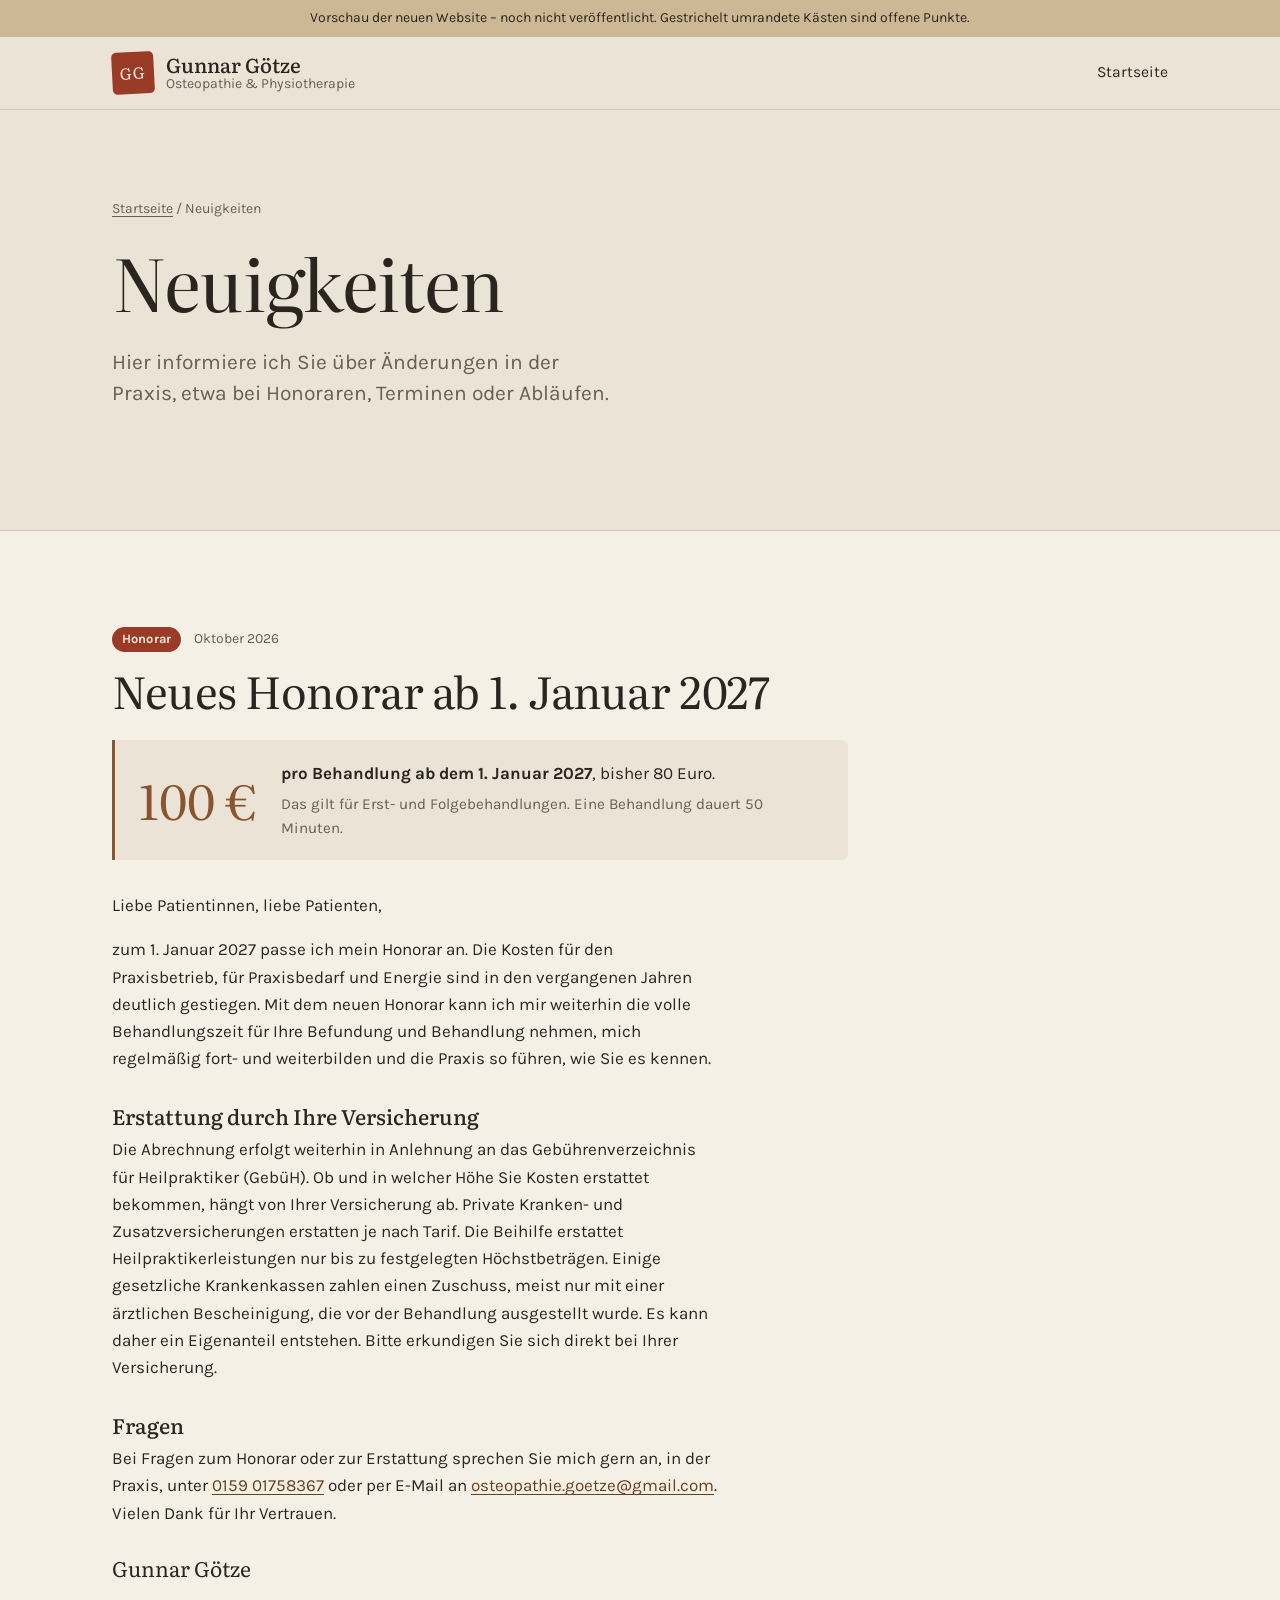
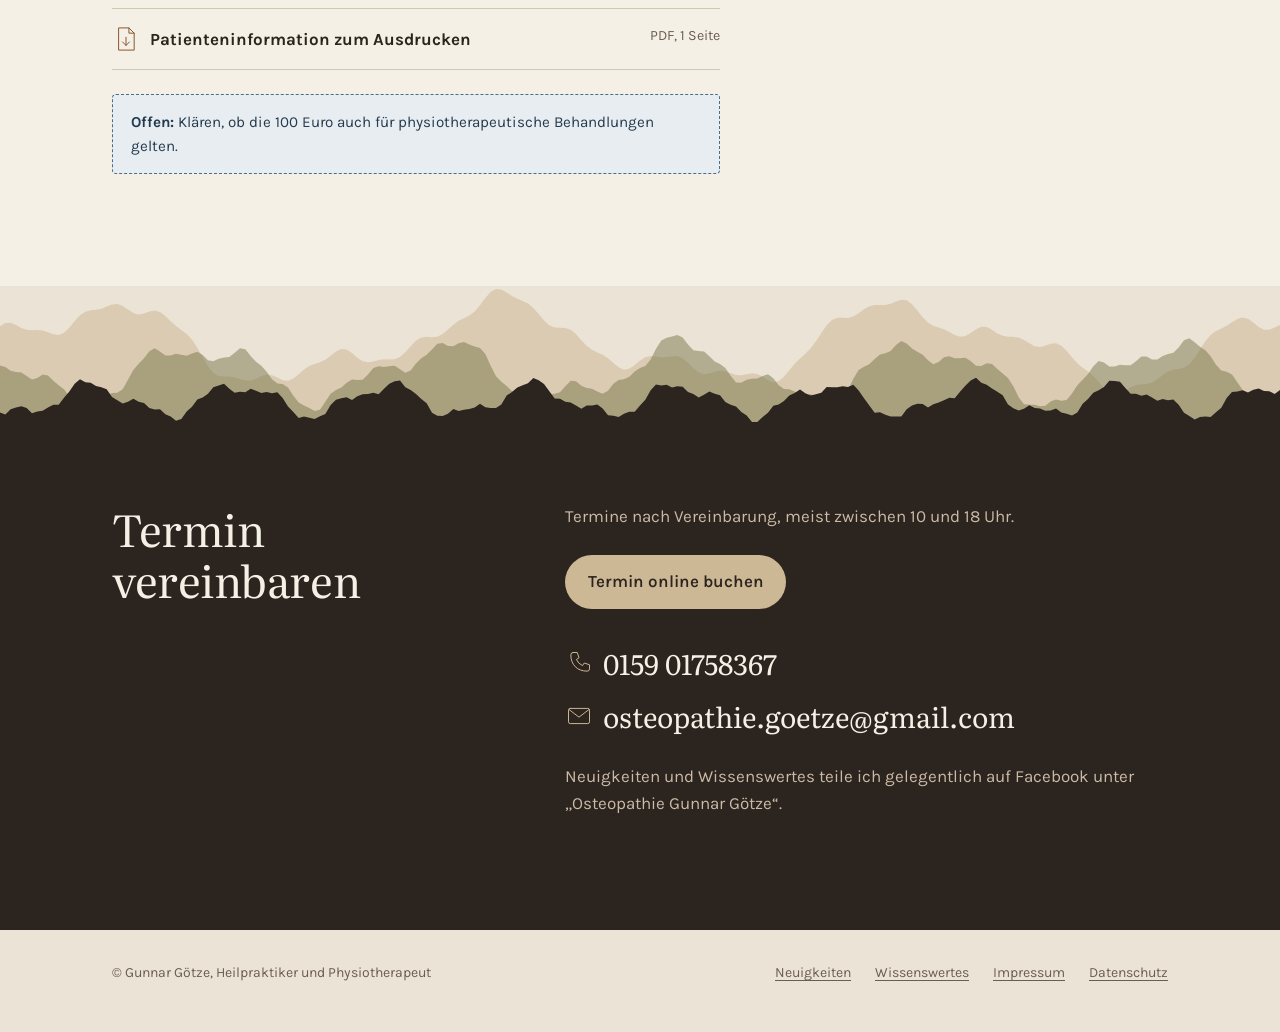
<file: aktuelles.html>
<!doctype html>
<html lang="de">
<head>
<meta charset="utf-8">
<meta name="viewport" content="width=device-width, initial-scale=1">
<meta name="robots" content="noindex, nofollow">
<title>Neuigkeiten – Gunnar Götze</title>
<meta name="description" content="Aktuelle Informationen aus der Praxis Gunnar Götze in Dahlewitz.">
<link rel="stylesheet" href="assets/style.css?v=10">
</head>
<body>
<svg width="0" height="0" style="position:absolute" aria-hidden="true" focusable="false">
  <symbol id="i-stones" viewBox="0 0 48 48"><ellipse cx="24" cy="38" rx="15" ry="5.5"/><ellipse cx="24" cy="26.5" rx="10.5" ry="4.5"/><ellipse cx="24" cy="16.5" rx="6.5" ry="3.5"/><path d="M24 9.5c0-2.5 1.5-4.5 4-5.5"/></symbol>
  <symbol id="i-spine" viewBox="0 0 48 48"><path d="M22 5h6M21 12h7M20.5 19h7.5M21 26h7M22 33h6.5M23 40h5"/><path d="M25 5c-2 7-3 14-1.5 21s1.5 11 1 14" opacity=".5"/></symbol>
  <symbol id="i-taiji" viewBox="0 0 48 48"><circle cx="24" cy="24" r="17"/><path d="M24 7a8.5 8.5 0 0 1 0 17a8.5 8.5 0 0 0 0 17"/><circle cx="24" cy="15.5" r="1.6"/><circle cx="24" cy="32.5" r="1.6"/></symbol>
  <symbol id="i-drop" viewBox="0 0 48 48"><path d="M24 6c6 9 10 14 10 20a10 10 0 0 1-20 0c0-6 4-11 10-20z"/><path d="M8 42c4-2 8-2 12 0s8 2 12 0 8-2 8-2" opacity=".6"/></symbol>
  <symbol id="i-bus" viewBox="0 0 48 48"><rect x="10" y="8" width="28" height="28" rx="4"/><path d="M10 24h28M15 36v4M33 36v4"/><circle cx="16" cy="30" r="1.5"/><circle cx="32" cy="30" r="1.5"/></symbol>
  <symbol id="i-train" viewBox="0 0 48 48"><rect x="13" y="6" width="22" height="28" rx="6"/><path d="M13 20h22M18 42l4-8M30 42l-4-8M16 42h16"/><circle cx="19" cy="27" r="1.5"/><circle cx="29" cy="27" r="1.5"/></symbol>
  <symbol id="i-car" viewBox="0 0 48 48"><path d="M7 30v-5l4-9h26l4 9v5z"/><path d="M7 30v5M41 30v5M11 25h26"/><circle cx="15" cy="30" r="2"/><circle cx="33" cy="30" r="2"/></symbol>
  <symbol id="i-phone" viewBox="0 0 48 48"><path d="M14 6h7l3 9-4.5 3a22 22 0 0 0 10.5 10.5l3-4.5 9 3v7a4 4 0 0 1-4 4C21 38 10 27 10 10a4 4 0 0 1 4-4z"/></symbol>
  <symbol id="i-mail" viewBox="0 0 48 48"><rect x="6" y="11" width="36" height="26" rx="3"/><path d="M7 13l17 13 17-13"/></symbol>
  <symbol id="i-doc" viewBox="0 0 48 48"><path d="M12 5h17l9 9v29H12z"/><path d="M29 5v9h9M24 21v14M18 29l6 6 6-6"/></symbol>
</svg>
<a class="skip" href="#inhalt">Zum Inhalt springen</a>
<div class="preview-bar">Vorschau der neuen Website – noch nicht veröffentlicht. Gestrichelt umrandete Kästen sind offene Punkte.</div>
<header class="site-head">
  <div class="wrap">
    <a class="brand" href="./"><span class="seal" aria-hidden="true">GG</span><span><strong>Gunnar Götze</strong><span class="brand-sub">Osteopathie &amp; Physiotherapie</span></span></a>
    <nav class="nav" aria-label="Hauptnavigation"><ul><li><a href="./">Startseite</a></li></ul></nav>
  </div>
</header>

<main id="inhalt">
<section class="hero sub-hero" aria-labelledby="nz-titel">
  <div class="wrap">
    <p class="place"><a href="./">Startseite</a> / Neuigkeiten</p>
    <h1 id="nz-titel">Neuigkeiten</h1>
    <p class="lead">Hier informiere ich Sie über Änderungen in der Praxis, etwa bei Honoraren, Terminen oder Abläufen.</p>
  </div>
</section>

<section class="surface news-list" aria-label="Meldungen">
  <div class="wrap">
    <article id="honorar-2027" class="news">
      <div class="news-meta"><span class="tag">Honorar</span><time datetime="2026-10">Oktober 2026</time></div>
      <h2>Neues Honorar ab 1.&nbsp;Januar&nbsp;2027</h2>
      <div class="price-box">
        <div class="amount">100&nbsp;€</div>
        <div>
          <p><strong>pro Behandlung ab dem 1.&nbsp;Januar 2027</strong>, bisher 80&nbsp;Euro.</p>
          <p class="muted">Das gilt für Erst- und Folgebehandlungen. Eine Behandlung dauert 50 Minuten.</p>
        </div>
      </div>
      <div class="news-body">
        <p>Liebe Patientinnen, liebe Patienten,</p>
        <p>zum 1.&nbsp;Januar 2027 passe ich mein Honorar an. Die Kosten für den Praxisbetrieb, für Praxisbedarf und Energie sind in den vergangenen Jahren deutlich gestiegen. Mit dem neuen Honorar kann ich mir weiterhin die volle Behandlungszeit für Ihre Befundung und Behandlung nehmen, mich regelmäßig fort- und weiterbilden und die Praxis so führen, wie Sie es kennen.</p>
        <h3>Erstattung durch Ihre Versicherung</h3>
        <p>Die Abrechnung erfolgt weiterhin in Anlehnung an das Gebührenverzeichnis für Heilpraktiker (GebüH). Ob und in welcher Höhe Sie Kosten erstattet bekommen, hängt von Ihrer Versicherung ab. Private Kranken- und Zusatzversicherungen erstatten je nach Tarif. Die Beihilfe erstattet Heilpraktikerleistungen nur bis zu festgelegten Höchstbeträgen. Einige gesetzliche Krankenkassen zahlen einen Zuschuss, meist nur mit einer ärztlichen Bescheinigung, die vor der Behandlung ausgestellt wurde. Es kann daher ein Eigenanteil entstehen. Bitte erkundigen Sie sich direkt bei Ihrer Versicherung.</p>
        <h3>Fragen</h3>
        <p>Bei Fragen zum Honorar oder zur Erstattung sprechen Sie mich gern an, in der Praxis, unter <a href="tel:+4915901758367">0159&nbsp;01758367</a> oder per E-Mail an <a href="mailto:osteopathie.goetze@gmail.com">osteopathie.goetze@gmail.com</a>. Vielen Dank für Ihr Vertrauen.</p>
        <p class="sig">Gunnar Götze</p>
        <ul class="downloads">
          <li><a href="assets/docs/patienteninformation-honorar-2027.pdf" download="Patienteninformation Honorar 2027.pdf"><span class="icon-row"><svg class="icon small" aria-hidden="true"><use href="#i-doc"/></svg><strong>Patienteninformation zum Ausdrucken</strong></span><small>PDF, 1 Seite</small></a></li>
        </ul>
        <div class="open-point"><strong>Offen:</strong> Klären, ob die 100 Euro auch für physiotherapeutische Behandlungen gelten.</div>
      </div>
    </article>
  </div>
</section>

<div class="mountain-band" aria-hidden="true"><svg class="mountains" viewBox="0 0 1440 260" preserveAspectRatio="none" focusable="false"><path d="M0 260 L0 68.2 L6 62.7 L12 62.2 L18 65.9 L24 70.9 L30 74.2 L36 75.0 L42 74.6 L48 75.3 L54 78.1 L60 81.7 L66 83.0 L72 79.3 L78 70.6 L84 59.4 L90 49.5 L96 43.5 L102 41.1 L108 40.2 L114 38.3 L120 34.8 L126 31.4 L132 30.6 L138 33.8 L144 39.9 L150 45.6 L156 48.1 L162 46.6 L168 43.3 L174 41.6 L180 44.1 L186 50.8 L192 59.5 L198 67.7 L204 74.5 L210 81.4 L216 90.9 L222 104.4 L228 120.5 L234 135.8 L240 146.9 L246 152.2 L252 153.2 L258 153.1 L264 154.5 L270 157.4 L276 160.1 L282 160.1 L288 156.9 L294 152.5 L300 149.8 L306 150.9 L312 155.1 L318 159.4 L324 160.5 L330 156.7 L336 149.3 L342 141.4 L348 135.5 L354 132.0 L360 129.1 L366 124.7 L372 118.0 L378 110.9 L384 106.7 L390 107.7 L396 113.5 L402 121.3 L408 127.2 L414 129.2 L420 127.8 L426 125.4 L432 124.2 L438 124.4 L444 123.9 L450 120.1 L456 112.1 L462 101.8 L468 92.5 L474 87.2 L480 86.0 L486 86.7 L492 85.8 L498 81.2 L504 73.7 L510 65.5 L516 59.0 L522 54.5 L528 50.0 L534 43.1 L540 32.6 L546 20.5 L552 10.2 L558 5.1 L564 6.1 L570 11.1 L576 17.0 L582 21.6 L588 25.2 L594 29.7 L600 37.2 L606 47.5 L612 58.4 L618 66.6 L624 70.3 L630 70.7 L636 70.9 L642 74.2 L648 81.7 L654 91.7 L660 101.1 L666 108.0 L672 112.4 L678 116.5 L684 122.3 L690 130.2 L696 137.7 L702 141.7 L708 140.1 L714 133.8 L720 126.0 L726 120.4 L732 118.5 L738 119.4 L744 120.6 L750 120.3 L756 118.9 L762 118.7 L768 122.2 L774 129.8 L780 139.0 L786 146.4 L792 149.3 L798 147.8 L804 144.7 L810 143.0 L816 144.3 L822 147.7 L828 150.6 L834 151.0 L840 149.3 L846 147.8 L852 149.0 L858 153.6 L864 159.4 L870 162.8 L876 161.0 L882 153.5 L888 142.7 L894 131.8 L900 122.6 L906 114.6 L912 105.4 L918 93.6 L924 79.7 L930 66.5 L936 57.4 L942 53.6 L948 53.6 L954 54.0 L960 51.8 L966 46.3 L972 39.5 L978 34.2 L984 32.0 L990 32.1 L996 32.1 L1002 30.1 L1008 26.2 L1014 23.2 L1020 24.1 L1026 30.7 L1032 41.5 L1038 53.1 L1044 62.1 L1050 67.3 L1056 70.3 L1062 73.3 L1068 77.8 L1074 82.9 L1080 85.9 L1086 84.8 L1092 79.6 L1098 73.1 L1104 69.0 L1110 69.6 L1116 74.2 L1122 80.2 L1128 84.4 L1134 85.9 L1140 86.0 L1146 87.3 L1152 91.3 L1158 97.1 L1164 101.9 L1170 103.4 L1176 101.2 L1182 97.9 L1188 97.0 L1194 101.1 L1200 109.9 L1206 120.7 L1212 130.7 L1218 138.4 L1224 144.8 L1230 152.3 L1236 162.1 L1242 173.0 L1248 181.9 L1254 185.8 L1260 183.7 L1266 177.7 L1272 171.4 L1278 167.6 L1284 166.4 L1290 165.9 L1296 163.4 L1302 157.9 L1308 150.8 L1314 144.7 L1320 141.5 L1326 140.4 L1332 138.4 L1338 132.5 L1344 121.6 L1350 107.4 L1356 93.5 L1362 82.9 L1368 76.2 L1374 71.8 L1380 67.1 L1386 61.4 L1392 55.8 L1398 53.3 L1404 55.5 L1410 61.9 L1416 69.3 L1422 73.9 L1428 74.0 L1434 70.4 L1440 66.1 L1440 260 Z"/><path d="M0 260 L0 134.4 L6 137.1 L12 143.6 L18 145.7 L24 146.4 L30 152.2 L36 158.2 L42 155.9 L48 149.9 L54 151.5 L60 160.4 L66 168.2 L72 174.8 L78 187.0 L84 201.4 L90 206.8 L96 202.3 L102 198.3 L108 198.1 L114 194.4 L120 185.9 L126 181.0 L132 180.6 L138 174.7 L144 158.7 L150 142.2 L156 131.7 L162 122.1 L168 110.6 L174 105.3 L180 110.8 L186 117.8 L192 117.5 L198 114.8 L204 116.4 L210 118.1 L216 114.2 L222 111.2 L228 117.0 L234 125.8 L240 127.3 L246 123.0 L252 121.2 L258 120.0 L264 113.1 L270 105.2 L276 107.2 L282 118.5 L288 128.4 L294 134.9 L300 145.0 L306 158.0 L312 165.0 L318 166.1 L324 172.0 L330 185.6 L336 197.4 L342 202.4 L348 206.6 L354 211.8 L360 209.3 L366 196.0 L372 182.2 L378 175.9 L384 171.7 L390 163.9 L396 158.2 L402 159.0 L408 158.7 L414 149.7 L420 139.0 L426 135.9 L432 137.3 L438 136.0 L444 135.1 L450 140.8 L456 146.9 L462 142.9 L468 131.2 L474 122.2 L480 116.5 L486 107.5 L492 97.8 L498 96.3 L504 101.4 L510 102.2 L516 96.9 L522 94.8 L528 99.0 L534 102.6 L540 104.9 L546 115.1 L552 134.8 L558 152.8 L564 162.1 L570 169.2 L576 178.1 L582 182.4 L588 178.8 L594 176.7 L600 182.7 L606 189.2 L612 188.1 L618 183.7 L624 182.5 L630 179.7 L636 169.9 L642 160.5 L648 161.4 L654 168.7 L660 172.6 L666 173.8 L672 178.5 L678 182.6 L684 177.2 L690 165.6 L696 159.0 L702 158.0 L708 153.6 L714 144.8 L720 138.9 L726 135.3 L732 124.5 L738 106.3 L744 92.2 L750 87.6 L756 85.6 L762 83.0 L768 87.0 L774 99.0 L780 108.6 L786 110.0 L792 111.0 L798 118.8 L804 127.6 L810 132.2 L816 138.7 L822 151.9 L828 163.3 L834 163.8 L840 158.7 L846 157.0 L852 156.7 L858 152.2 L864 149.2 L870 156.1 L876 168.1 L882 174.2 L888 174.8 L894 178.4 L900 184.3 L906 185.1 L912 183.0 L918 187.8 L924 198.4 L930 203.4 L936 199.4 L942 193.9 L948 188.5 L954 176.1 L960 156.8 L966 142.1 L972 136.8 L978 132.4 L984 123.4 L990 116.0 L996 114.0 L1002 109.9 L1008 99.8 L1014 93.0 L1020 97.2 L1026 106.0 L1032 111.2 L1038 116.2 L1044 125.6 L1050 132.3 L1056 128.5 L1062 120.6 L1068 119.1 L1074 122.2 L1080 122.1 L1086 121.3 L1092 127.0 L1098 135.0 L1104 135.6 L1110 130.9 L1116 131.9 L1122 140.3 L1128 148.3 L1134 155.6 L1140 169.5 L1146 188.3 L1152 200.0 L1158 201.2 L1164 201.1 L1170 203.7 L1176 202.5 L1182 195.7 L1188 192.0 L1194 194.4 L1200 193.1 L1206 181.9 L1212 168.0 L1218 158.5 L1224 149.0 L1230 135.7 L1236 127.0 L1242 129.6 L1248 136.1 L1254 136.3 L1260 133.4 L1266 134.0 L1272 134.1 L1278 127.3 L1284 119.2 L1290 119.4 L1296 124.6 L1302 124.3 L1308 118.7 L1314 115.3 L1320 113.0 L1326 104.1 L1332 92.0 L1338 88.5 L1344 95.3 L1350 103.0 L1356 108.7 L1362 118.9 L1368 133.5 L1374 142.9 L1380 145.0 L1386 150.0 L1392 163.0 L1398 175.9 L1404 183.3 L1410 190.8 L1416 201.1 L1422 205.0 L1428 197.1 L1434 186.1 L1440 181.2 L1440 260 Z"/><path d="M0 260 L0 214.1 L6 217.5 L12 208.7 L18 205.6 L24 203.4 L30 206.6 L36 215.3 L42 212.3 L48 211.2 L54 205.6 L60 201.2 L66 201.2 L72 189.2 L78 178.7 L84 165.4 L90 157.8 L96 162.9 L102 163.6 L108 169.3 L114 171.2 L120 174.9 L126 187.9 L132 193.2 L138 199.0 L144 195.9 L150 190.7 L156 195.8 L162 198.2 L168 206.5 L174 209.2 L180 208.8 L186 217.1 L192 221.1 L198 228.2 L204 225.2 L210 212.5 L216 204.3 L222 192.3 L228 188.7 L234 182.2 L240 171.2 L246 168.6 L252 165.5 L258 173.9 L264 180.6 L270 179.2 L276 179.8 L282 174.1 L288 177.4 L294 181.1 L300 179.3 L306 181.7 L312 179.8 L318 189.8 L324 204.1 L330 213.5 L336 223.3 L342 221.0 L348 222.9 L354 225.0 L360 220.6 L366 216.8 L372 201.5 L378 192.6 L384 190.0 L390 188.3 L396 192.8 L402 186.7 L408 183.4 L414 182.9 L420 180.7 L426 183.4 L432 174.0 L438 165.6 L444 161.3 L450 160.1 L456 171.4 L462 176.2 L468 182.8 L474 191.1 L480 198.4 L486 214.4 L492 219.7 L498 220.2 L504 216.4 L510 208.3 L516 211.4 L522 209.6 L528 208.2 L534 205.6 L540 199.4 L546 205.1 L552 206.5 L558 206.5 L564 200.8 L570 185.5 L576 179.5 L582 171.8 L588 168.0 L594 164.7 L600 155.8 L606 159.7 L612 165.8 L618 178.2 L624 190.4 L630 191.0 L636 196.1 L642 197.4 L648 202.3 L654 207.8 L660 202.3 L666 202.3 L672 200.8 L678 207.2 L684 218.6 L690 219.6 L696 221.7 L702 216.2 L708 213.0 L714 213.0 L720 202.1 L726 192.4 L732 176.4 L738 166.8 L744 168.3 L750 167.1 L756 171.7 L762 169.9 L768 170.6 L774 179.5 L780 182.7 L786 188.6 L792 184.1 L798 178.7 L804 182.2 L810 185.0 L816 196.3 L822 201.0 L828 203.9 L834 213.4 L840 219.2 L846 230.4 L852 230.4 L858 221.7 L864 214.4 L870 202.7 L876 200.8 L882 194.7 L888 185.3 L894 181.0 L900 175.0 L906 181.4 L912 185.3 L918 183.2 L924 180.8 L930 170.9 L936 171.2 L942 171.6 L948 169.7 L954 171.1 L960 167.3 L966 176.8 L972 190.0 L978 202.1 L984 214.4 L990 213.9 L996 218.1 L1002 221.1 L1008 220.8 L1014 220.9 L1020 208.5 L1026 202.1 L1032 199.3 L1038 199.6 L1044 205.7 L1050 200.3 L1056 197.2 L1062 193.3 L1068 189.2 L1074 190.2 L1080 178.9 L1086 168.9 L1092 159.8 L1098 155.3 L1104 163.9 L1110 167.0 L1116 173.5 L1122 179.1 L1128 185.1 L1134 200.7 L1140 206.8 L1146 210.7 L1152 207.9 L1158 201.7 L1164 206.5 L1170 207.2 L1176 211.0 L1182 210.9 L1188 207.2 L1194 214.1 L1200 216.3 L1206 219.3 L1212 214.3 L1218 199.3 L1224 191.4 L1230 180.8 L1236 176.6 L1242 171.1 L1248 160.5 L1254 160.7 L1260 162.0 L1266 172.6 L1272 182.4 L1278 182.2 L1284 185.6 L1290 183.8 L1296 188.8 L1302 194.4 L1308 191.4 L1314 193.4 L1320 192.2 L1326 201.0 L1332 214.5 L1338 220.0 L1344 226.1 L1350 221.9 L1356 221.0 L1362 221.9 L1368 213.7 L1374 206.3 L1380 189.7 L1386 179.6 L1392 178.5 L1398 176.3 L1404 180.3 L1410 175.6 L1416 173.7 L1422 177.7 L1428 178.2 L1434 182.8 L1440 176.0 L1440 260 Z"/></svg></div>

<section class="contact-block" aria-labelledby="kontakt-titel">
  <div class="wrap split">
    <header><h2 id="kontakt-titel">Termin vereinbaren</h2></header>
    <div>
      <p class="muted">Termine nach Vereinbarung, meist zwischen 10 und 18 Uhr.</p>
      <p style="margin-top:1.5rem"><a class="btn" style="background:var(--sand);color:var(--ink)" href="https://my.lemniscus.de/ot/24f0e28b-988a-4317-8907-98d3f3a59a79" rel="noopener">Termin online buchen</a></p>
      <div class="contact-lines">
        <a class="icon-row" href="tel:+4915901758367"><svg class="icon small" aria-hidden="true"><use href="#i-phone"/></svg>0159 01758367</a>
        <a class="icon-row" href="mailto:osteopathie.goetze@gmail.com?subject=Terminanfrage"><svg class="icon small" aria-hidden="true"><use href="#i-mail"/></svg>osteopathie.goetze@gmail.com</a>
      </div>
      <p class="muted" style="margin-top:1.5rem">Neuigkeiten und Wissenswertes teile ich gelegentlich auf Facebook unter „Osteopathie Gunnar Götze“.</p>
    </div>
  </div>
</section>

</main>

<footer class="site-foot">
  <div class="wrap">
    <span>© Gunnar Götze, Heilpraktiker und Physiotherapeut</span>
    <ul>
      <li><a href="aktuelles.html">Neuigkeiten</a></li>
      <li><a href="osteopathie.html">Wissenswertes</a></li>
      <li><a href="impressum.html">Impressum</a></li>
      <li><a href="datenschutz.html">Datenschutz</a></li>
    </ul>
  </div>
</footer>
</body>
</html>
</file>
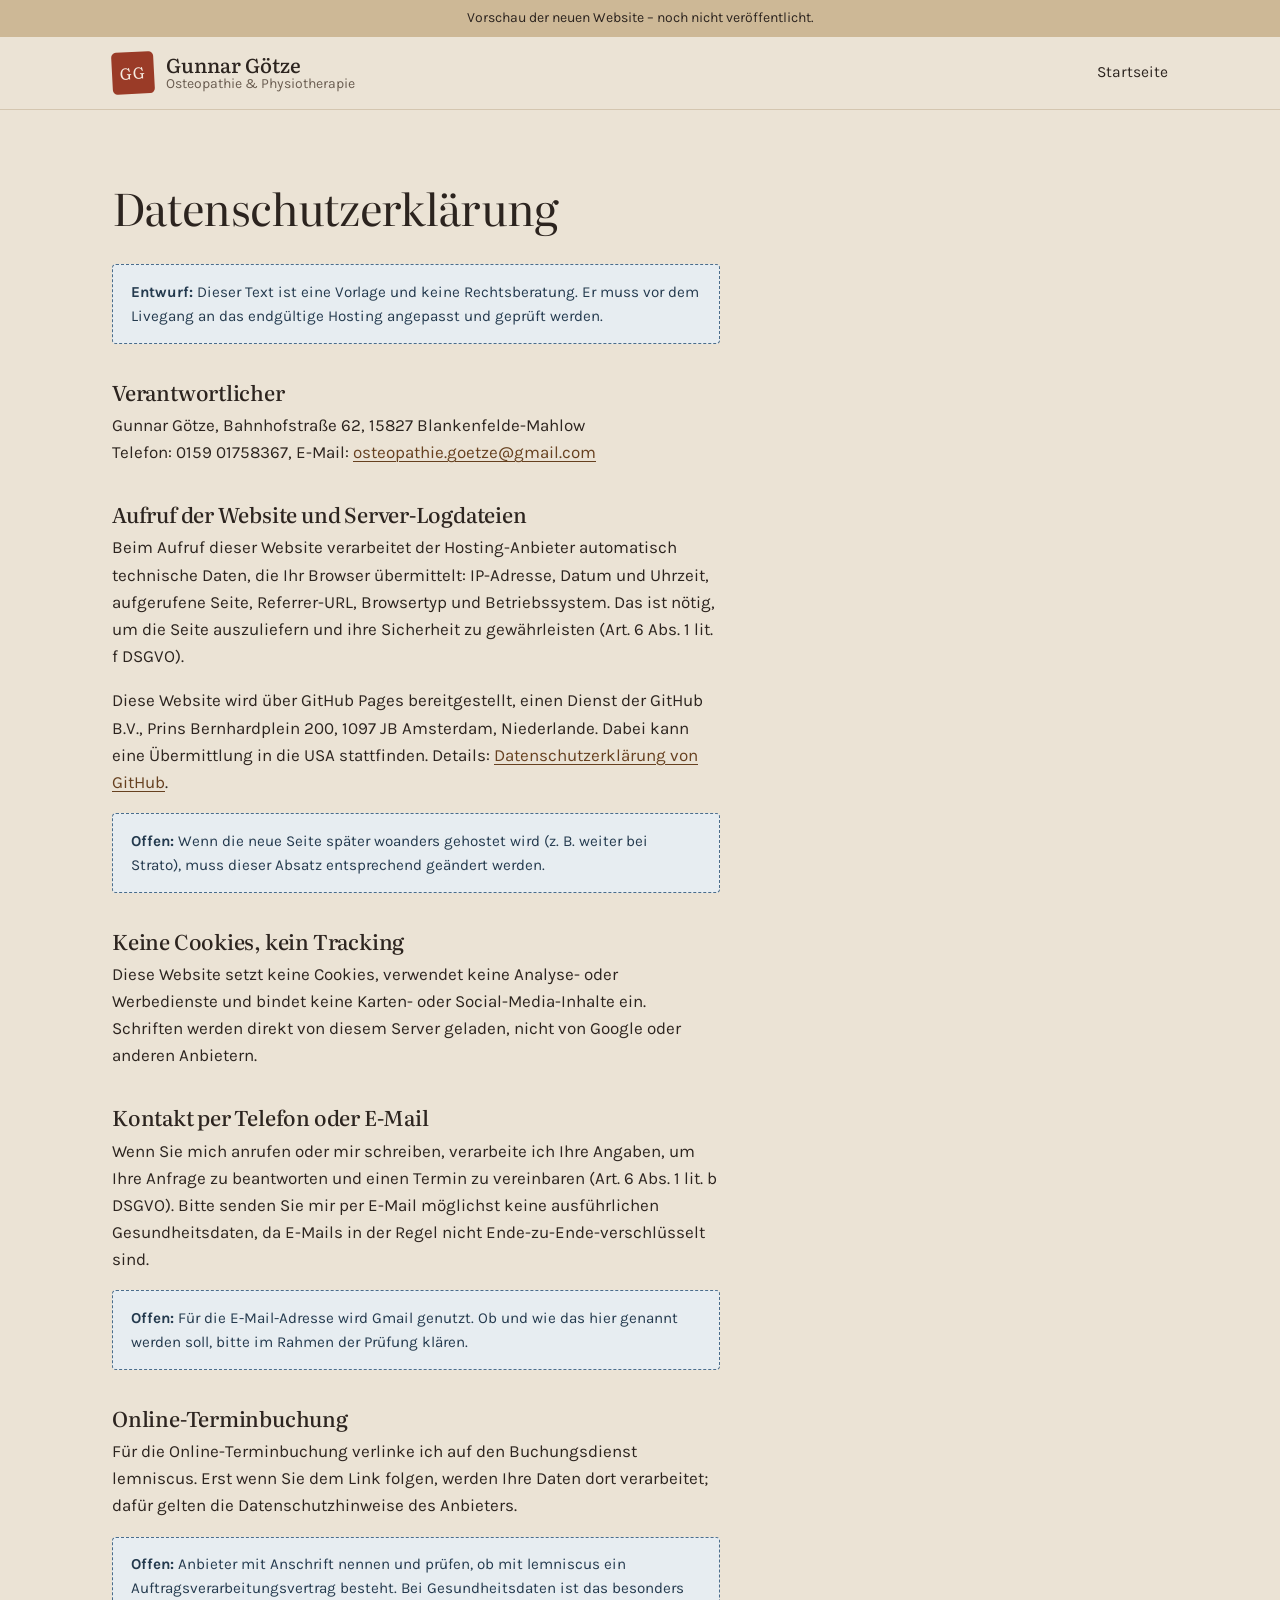
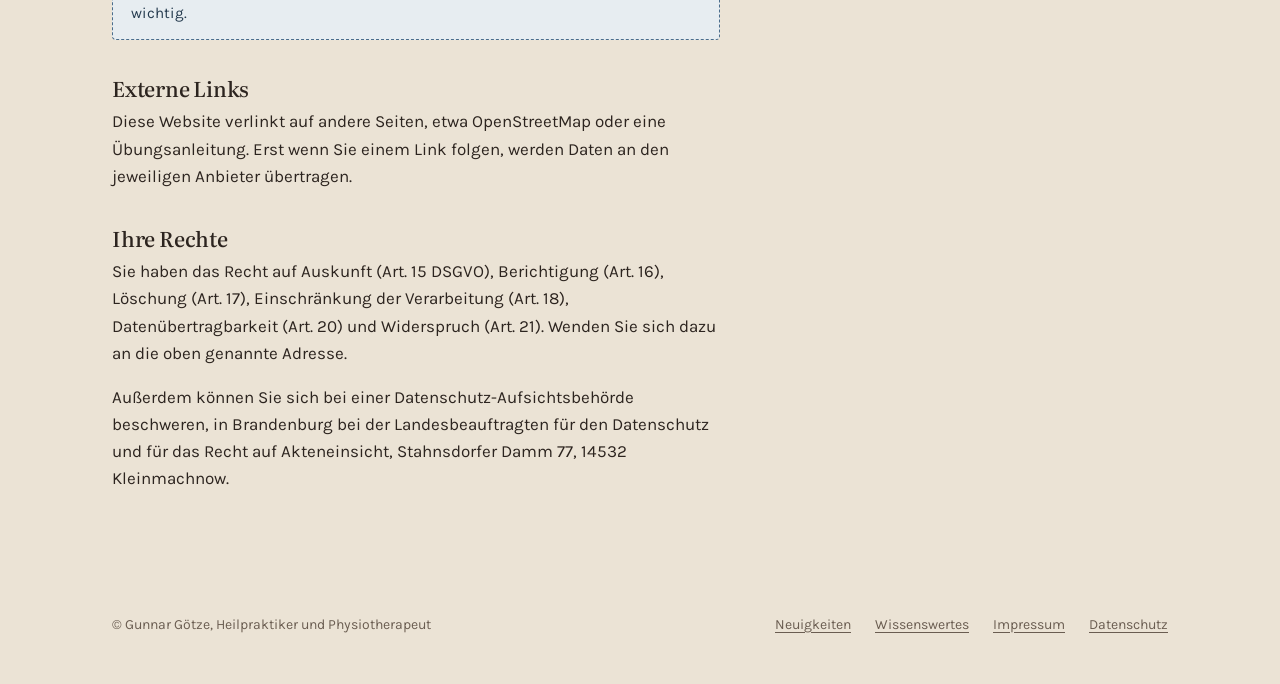
<file: datenschutz.html>
<!doctype html>
<html lang="de">
<head>
<meta charset="utf-8">
<meta name="viewport" content="width=device-width, initial-scale=1">
<meta name="robots" content="noindex, nofollow">
<title>Datenschutz – Gunnar Götze</title>
<link rel="stylesheet" href="assets/style.css?v=10">
</head>
<body>
<a class="skip" href="#inhalt">Zum Inhalt springen</a>
<div class="preview-bar">Vorschau der neuen Website – noch nicht veröffentlicht.</div>
<header class="site-head">
  <div class="wrap">
    <a class="brand" href="./"><span class="seal" aria-hidden="true">GG</span><span><strong>Gunnar Götze</strong><span class="brand-sub">Osteopathie &amp; Physiotherapie</span></span></a>
    <nav class="nav" aria-label="Hauptnavigation"><ul><li><a href="./">Startseite</a></li></ul></nav>
  </div>
</header>

<main id="inhalt" class="legal">
  <div class="wrap">
    <h1>Datenschutzerklärung</h1>

    <div class="open-point"><strong>Entwurf:</strong> Dieser Text ist eine Vorlage und keine Rechtsberatung. Er muss vor dem Livegang an das endgültige Hosting angepasst und geprüft werden.</div>

    <h2>Verantwortlicher</h2>
    <p>Gunnar Götze, Bahnhofstraße 62, 15827 Blankenfelde-Mahlow<br>Telefon: 0159 01758367, E-Mail: <a href="mailto:osteopathie.goetze@gmail.com">osteopathie.goetze@gmail.com</a></p>

    <h2>Aufruf der Website und Server-Logdateien</h2>
    <p>Beim Aufruf dieser Website verarbeitet der Hosting-Anbieter automatisch technische Daten, die Ihr Browser übermittelt: IP-Adresse, Datum und Uhrzeit, aufgerufene Seite, Referrer-URL, Browsertyp und Betriebssystem. Das ist nötig, um die Seite auszuliefern und ihre Sicherheit zu gewährleisten (Art. 6 Abs. 1 lit. f DSGVO).</p>
    <p>Diese Website wird über GitHub Pages bereitgestellt, einen Dienst der GitHub B.V., Prins Bernhardplein 200, 1097 JB Amsterdam, Niederlande. Dabei kann eine Übermittlung in die USA stattfinden. Details: <a href="https://docs.github.com/de/site-policy/privacy-policies/github-general-privacy-statement" rel="noopener">Datenschutzerklärung von GitHub</a>.</p>
    <div class="open-point"><strong>Offen:</strong> Wenn die neue Seite später woanders gehostet wird (z. B. weiter bei Strato), muss dieser Absatz entsprechend geändert werden.</div>

    <h2>Keine Cookies, kein Tracking</h2>
    <p>Diese Website setzt keine Cookies, verwendet keine Analyse- oder Werbedienste und bindet keine Karten- oder Social-Media-Inhalte ein. Schriften werden direkt von diesem Server geladen, nicht von Google oder anderen Anbietern.</p>

    <h2>Kontakt per Telefon oder E-Mail</h2>
    <p>Wenn Sie mich anrufen oder mir schreiben, verarbeite ich Ihre Angaben, um Ihre Anfrage zu beantworten und einen Termin zu vereinbaren (Art. 6 Abs. 1 lit. b DSGVO). Bitte senden Sie mir per E-Mail möglichst keine ausführlichen Gesundheitsdaten, da E-Mails in der Regel nicht Ende-zu-Ende-verschlüsselt sind.</p>
    <div class="open-point"><strong>Offen:</strong> Für die E-Mail-Adresse wird Gmail genutzt. Ob und wie das hier genannt werden soll, bitte im Rahmen der Prüfung klären.</div>

    <h2>Online-Terminbuchung</h2>
    <p>Für die Online-Terminbuchung verlinke ich auf den Buchungsdienst lemniscus. Erst wenn Sie dem Link folgen, werden Ihre Daten dort verarbeitet; dafür gelten die Datenschutzhinweise des Anbieters.</p>
    <div class="open-point"><strong>Offen:</strong> Anbieter mit Anschrift nennen und prüfen, ob mit lemniscus ein Auftragsverarbeitungsvertrag besteht. Bei Gesundheitsdaten ist das besonders wichtig.</div>

    <h2>Externe Links</h2>
    <p>Diese Website verlinkt auf andere Seiten, etwa OpenStreetMap oder eine Übungsanleitung. Erst wenn Sie einem Link folgen, werden Daten an den jeweiligen Anbieter übertragen.</p>

    <h2>Ihre Rechte</h2>
    <p>Sie haben das Recht auf Auskunft (Art. 15 DSGVO), Berichtigung (Art. 16), Löschung (Art. 17), Einschränkung der Verarbeitung (Art. 18), Datenübertragbarkeit (Art. 20) und Widerspruch (Art. 21). Wenden Sie sich dazu an die oben genannte Adresse.</p>
    <p>Außerdem können Sie sich bei einer Datenschutz-Aufsichtsbehörde beschweren, in Brandenburg bei der Landesbeauftragten für den Datenschutz und für das Recht auf Akteneinsicht, Stahnsdorfer Damm 77, 14532 Kleinmachnow.</p>
  </div>
</main>

<footer class="site-foot">
  <div class="wrap">
    <span>© Gunnar Götze, Heilpraktiker und Physiotherapeut</span>
    <ul><li><a href="aktuelles.html">Neuigkeiten</a></li><li><a href="osteopathie.html">Wissenswertes</a></li><li><a href="impressum.html">Impressum</a></li><li><a href="datenschutz.html">Datenschutz</a></li></ul>
  </div>
</footer>
</body>
</html>
</file>
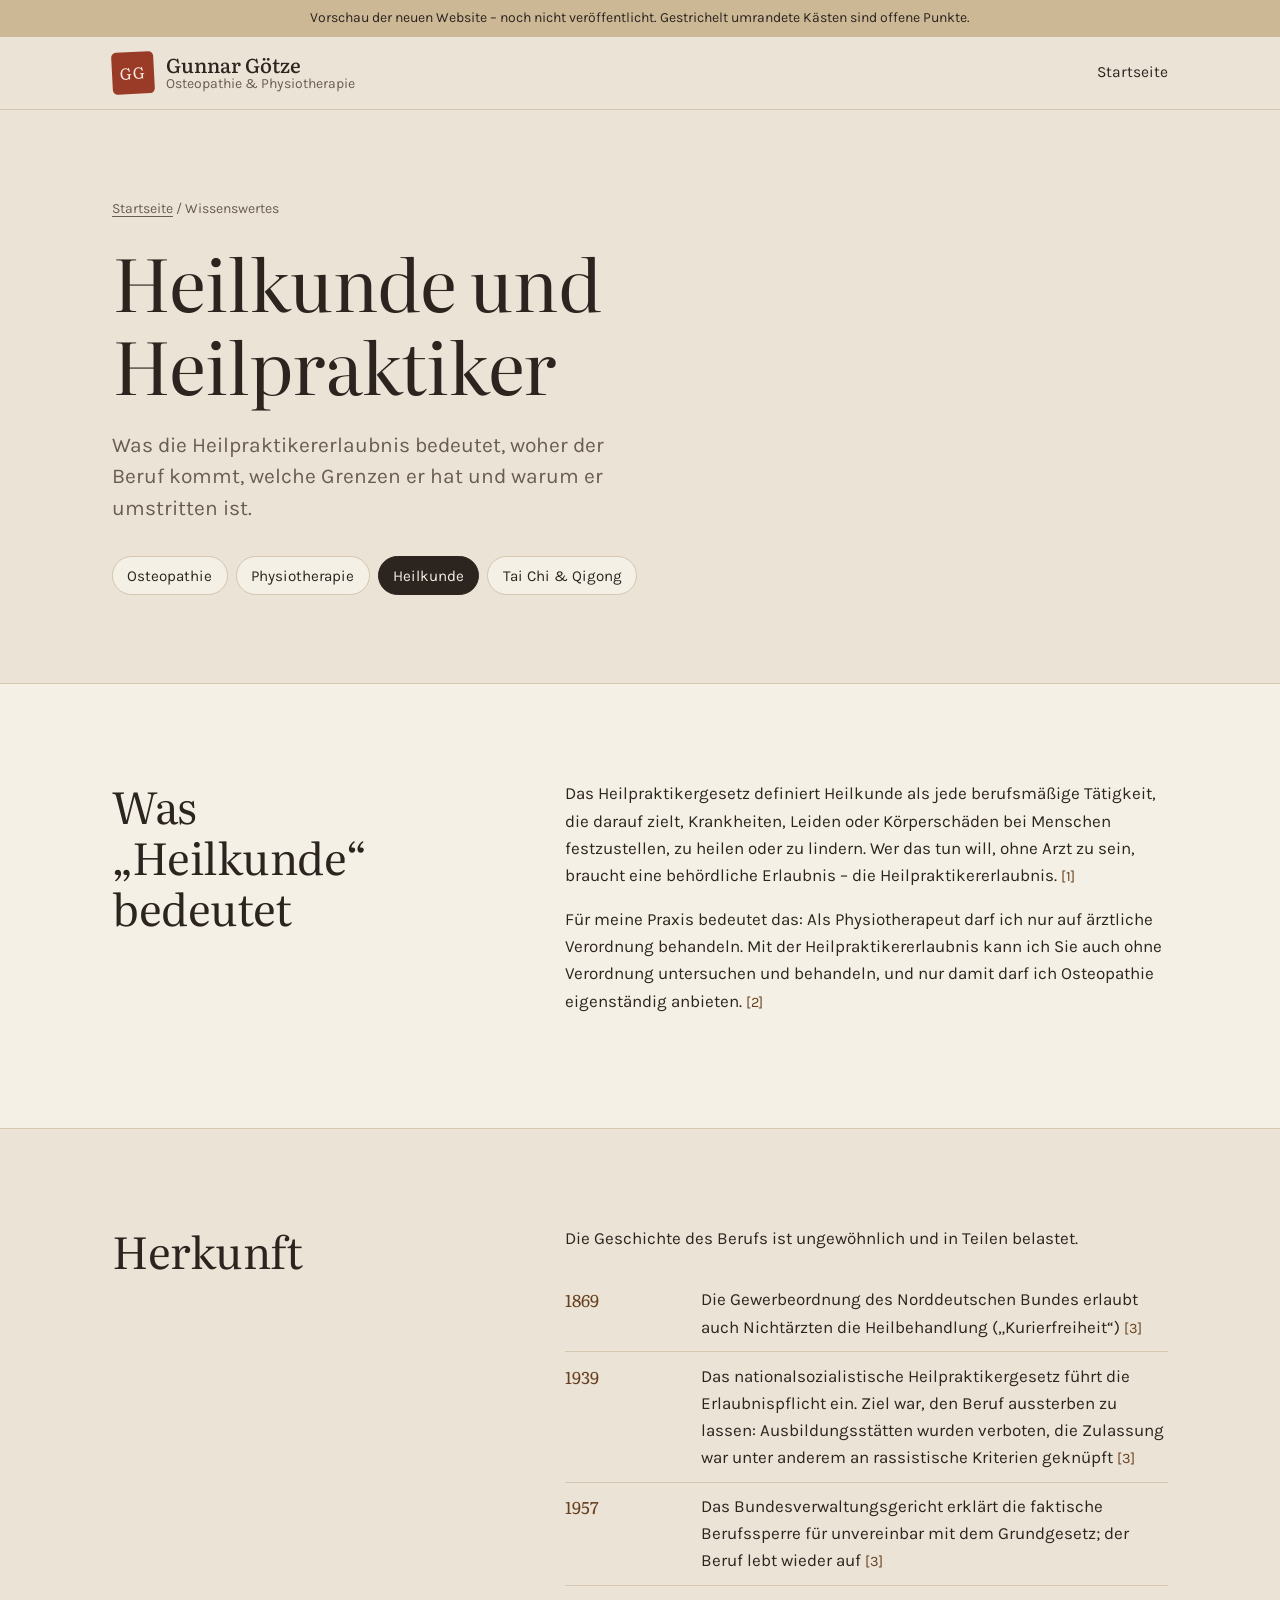
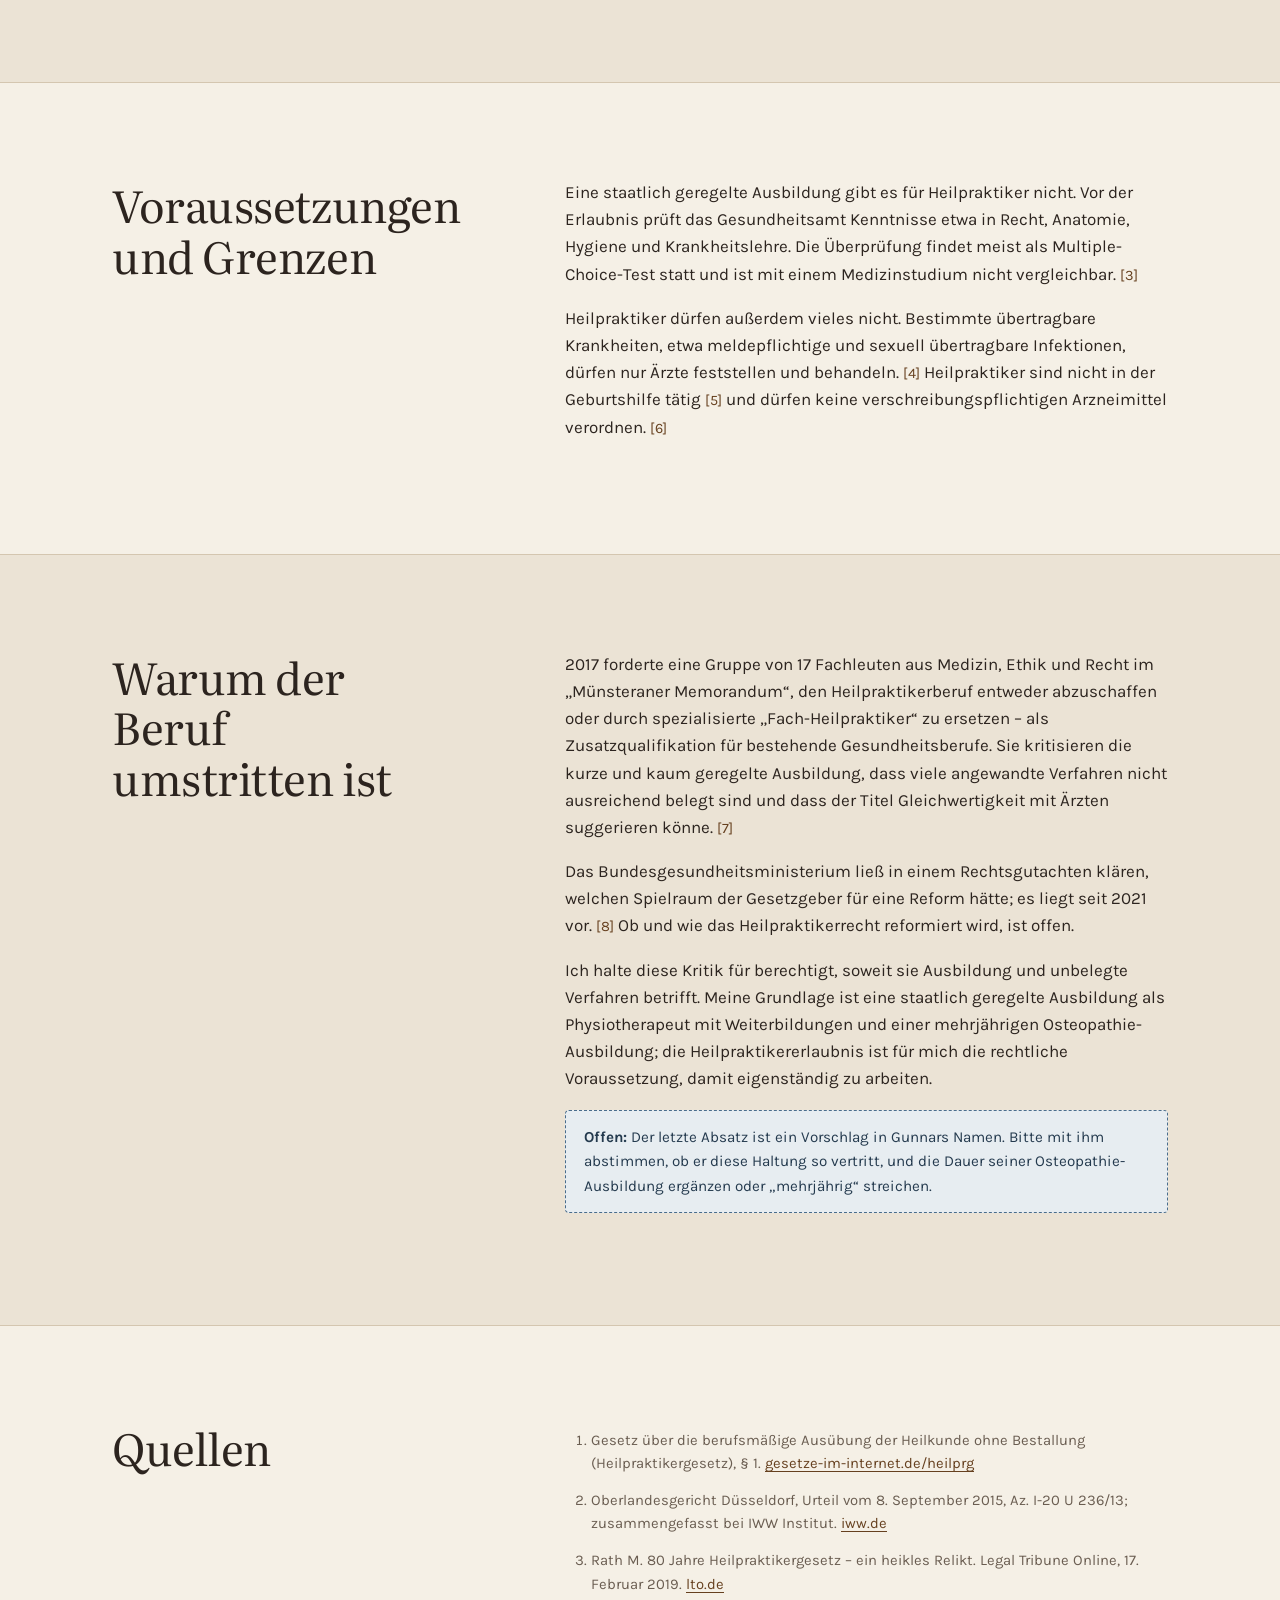
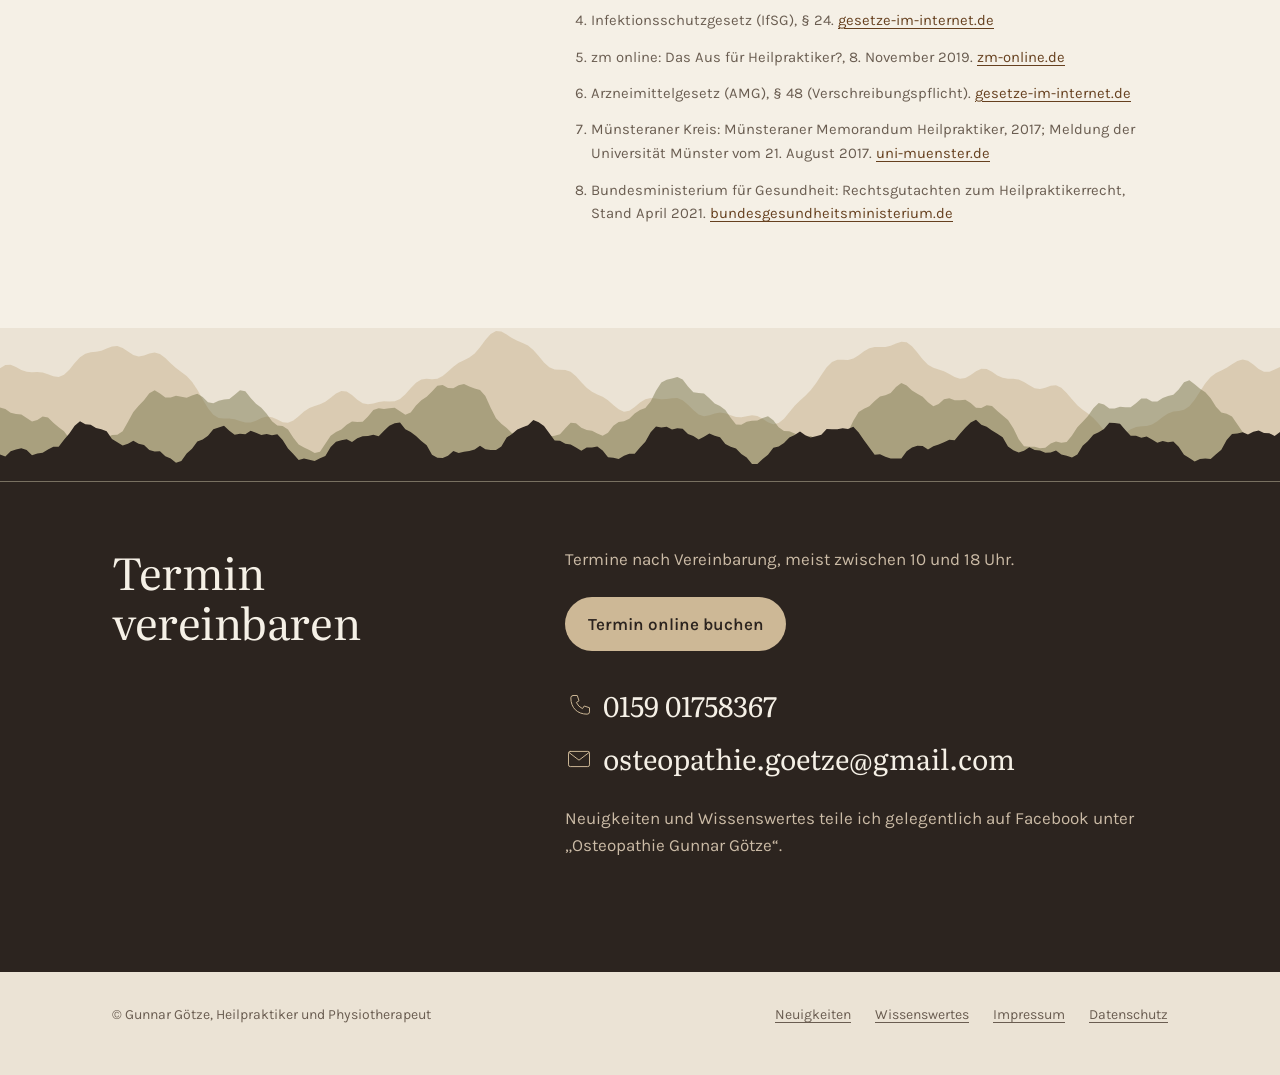
<file: heilkunde.html>
<!doctype html>
<html lang="de">
<head>
<meta charset="utf-8">
<meta name="viewport" content="width=device-width, initial-scale=1">
<meta name="robots" content="noindex, nofollow">
<title>Heilkunde und Heilpraktiker – Gunnar Götze</title>
<meta name="description" content="Was die Heilpraktikererlaubnis bedeutet, Geschichte, Grenzen und Kritik.">
<link rel="stylesheet" href="assets/style.css?v=10">
</head>
<body>
<svg width="0" height="0" style="position:absolute" aria-hidden="true" focusable="false">
  <symbol id="i-stones" viewBox="0 0 48 48"><ellipse cx="24" cy="38" rx="15" ry="5.5"/><ellipse cx="24" cy="26.5" rx="10.5" ry="4.5"/><ellipse cx="24" cy="16.5" rx="6.5" ry="3.5"/><path d="M24 9.5c0-2.5 1.5-4.5 4-5.5"/></symbol>
  <symbol id="i-spine" viewBox="0 0 48 48"><path d="M22 5h6M21 12h7M20.5 19h7.5M21 26h7M22 33h6.5M23 40h5"/><path d="M25 5c-2 7-3 14-1.5 21s1.5 11 1 14" opacity=".5"/></symbol>
  <symbol id="i-taiji" viewBox="0 0 48 48"><circle cx="24" cy="24" r="17"/><path d="M24 7a8.5 8.5 0 0 1 0 17a8.5 8.5 0 0 0 0 17"/><circle cx="24" cy="15.5" r="1.6"/><circle cx="24" cy="32.5" r="1.6"/></symbol>
  <symbol id="i-drop" viewBox="0 0 48 48"><path d="M24 6c6 9 10 14 10 20a10 10 0 0 1-20 0c0-6 4-11 10-20z"/><path d="M8 42c4-2 8-2 12 0s8 2 12 0 8-2 8-2" opacity=".6"/></symbol>
  <symbol id="i-bus" viewBox="0 0 48 48"><rect x="10" y="8" width="28" height="28" rx="4"/><path d="M10 24h28M15 36v4M33 36v4"/><circle cx="16" cy="30" r="1.5"/><circle cx="32" cy="30" r="1.5"/></symbol>
  <symbol id="i-train" viewBox="0 0 48 48"><rect x="13" y="6" width="22" height="28" rx="6"/><path d="M13 20h22M18 42l4-8M30 42l-4-8M16 42h16"/><circle cx="19" cy="27" r="1.5"/><circle cx="29" cy="27" r="1.5"/></symbol>
  <symbol id="i-car" viewBox="0 0 48 48"><path d="M7 30v-5l4-9h26l4 9v5z"/><path d="M7 30v5M41 30v5M11 25h26"/><circle cx="15" cy="30" r="2"/><circle cx="33" cy="30" r="2"/></symbol>
  <symbol id="i-phone" viewBox="0 0 48 48"><path d="M14 6h7l3 9-4.5 3a22 22 0 0 0 10.5 10.5l3-4.5 9 3v7a4 4 0 0 1-4 4C21 38 10 27 10 10a4 4 0 0 1 4-4z"/></symbol>
  <symbol id="i-mail" viewBox="0 0 48 48"><rect x="6" y="11" width="36" height="26" rx="3"/><path d="M7 13l17 13 17-13"/></symbol>
  <symbol id="i-doc" viewBox="0 0 48 48"><path d="M12 5h17l9 9v29H12z"/><path d="M29 5v9h9M24 21v14M18 29l6 6 6-6"/></symbol>
</svg>
<a class="skip" href="#inhalt">Zum Inhalt springen</a>
<div class="preview-bar">Vorschau der neuen Website – noch nicht veröffentlicht. Gestrichelt umrandete Kästen sind offene Punkte.</div>
<header class="site-head">
  <div class="wrap">
    <a class="brand" href="./"><span class="seal" aria-hidden="true">GG</span><span><strong>Gunnar Götze</strong><span class="brand-sub">Osteopathie &amp; Physiotherapie</span></span></a>
    <nav class="nav" aria-label="Hauptnavigation"><ul><li><a href="./">Startseite</a></li></ul></nav>
  </div>
</header>

<main id="inhalt">
<section class="hero sub-hero" aria-labelledby="hk-titel">
  <div class="wrap">
    <p class="place"><a href="./">Startseite</a> / Wissenswertes</p>
    <h1 id="hk-titel">Heilkunde und Heilpraktiker</h1>
    <p class="lead">Was die Heilpraktikererlaubnis bedeutet, woher der Beruf kommt, welche Grenzen er hat und warum er umstritten ist.</p>
    <nav class="topic-nav" aria-label="Wissenswertes"><ul><li><a href="osteopathie.html">Osteopathie</a></li><li><a href="physiotherapie.html">Physiotherapie</a></li><li><a href="heilkunde.html" aria-current="page">Heilkunde</a></li><li><a href="tai-chi-qigong.html">Tai Chi &amp; Qigong</a></li></ul></nav>
  </div>
</section>

<section id="begriff" class="surface" aria-labelledby="begriff-titel">
  <div class="wrap split">
    <header><h2 id="begriff-titel">Was „Heilkunde“ bedeutet</h2></header>
    <div>
      <p>Das Heilpraktikergesetz definiert Heilkunde als jede berufsmäßige Tätigkeit, die darauf zielt, Krankheiten, Leiden oder Körperschäden bei Menschen festzustellen, zu heilen oder zu lindern. Wer das tun will, ohne Arzt zu sein, braucht eine behördliche Erlaubnis – die Heilpraktikererlaubnis. <a class="ref" href="#q1">[1]</a></p>
      <p>Für meine Praxis bedeutet das: Als Physiotherapeut darf ich nur auf ärztliche Verordnung behandeln. Mit der Heilpraktikererlaubnis kann ich Sie auch ohne Verordnung untersuchen und behandeln, und nur damit darf ich Osteopathie eigenständig anbieten. <a class="ref" href="#q2">[2]</a></p>
    </div>
  </div>
</section>

<section id="herkunft" aria-labelledby="herkunft-titel">
  <div class="wrap split">
    <header><h2 id="herkunft-titel">Herkunft</h2></header>
    <div>
      <p>Die Geschichte des Berufs ist ungewöhnlich und in Teilen belastet.</p>
      <dl class="timeline">
        <div><dt>1869</dt><dd>Die Gewerbeordnung des Norddeutschen Bundes erlaubt auch Nichtärzten die Heilbehandlung („Kurierfreiheit“) <a class="ref" href="#q3">[3]</a></dd></div>
        <div><dt>1939</dt><dd>Das nationalsozialistische Heilpraktikergesetz führt die Erlaubnispflicht ein. Ziel war, den Beruf aussterben zu lassen: Ausbildungsstätten wurden verboten, die Zulassung war unter anderem an rassistische Kriterien geknüpft <a class="ref" href="#q3">[3]</a></dd></div>
        <div><dt>1957</dt><dd>Das Bundesverwaltungsgericht erklärt die faktische Berufssperre für unvereinbar mit dem Grundgesetz; der Beruf lebt wieder auf <a class="ref" href="#q3">[3]</a></dd></div>
      </dl>
    </div>
  </div>
</section>

<section id="voraussetzungen" class="surface" aria-labelledby="vor-titel">
  <div class="wrap split">
    <header><h2 id="vor-titel">Voraussetzungen und Grenzen</h2></header>
    <div>
      <p>Eine staatlich geregelte Ausbildung gibt es für Heilpraktiker nicht. Vor der Erlaubnis prüft das Gesundheitsamt Kenntnisse etwa in Recht, Anatomie, Hygiene und Krankheitslehre. Die Überprüfung findet meist als Multiple-Choice-Test statt und ist mit einem Medizinstudium nicht vergleichbar. <a class="ref" href="#q3">[3]</a></p>
      <p>Heilpraktiker dürfen außerdem vieles nicht. Bestimmte übertragbare Krankheiten, etwa meldepflichtige und sexuell übertragbare Infektionen, dürfen nur Ärzte feststellen und behandeln. <a class="ref" href="#q4">[4]</a> Heilpraktiker sind nicht in der Geburtshilfe tätig <a class="ref" href="#q5">[5]</a> und dürfen keine verschreibungspflichtigen Arzneimittel verordnen. <a class="ref" href="#q6">[6]</a></p>
    </div>
  </div>
</section>

<section id="kritik" aria-labelledby="kritik-titel">
  <div class="wrap split">
    <header><h2 id="kritik-titel">Warum der Beruf umstritten ist</h2></header>
    <div>
      <p>2017 forderte eine Gruppe von 17 Fachleuten aus Medizin, Ethik und Recht im „Münsteraner Memorandum“, den Heilpraktikerberuf entweder abzuschaffen oder durch spezialisierte „Fach-Heilpraktiker“ zu ersetzen – als Zusatzqualifikation für bestehende Gesundheitsberufe. Sie kritisieren die kurze und kaum geregelte Ausbildung, dass viele angewandte Verfahren nicht ausreichend belegt sind und dass der Titel Gleichwertigkeit mit Ärzten suggerieren könne. <a class="ref" href="#q7">[7]</a></p>
      <p>Das Bundesgesundheitsministerium ließ in einem Rechtsgutachten klären, welchen Spielraum der Gesetzgeber für eine Reform hätte; es liegt seit 2021 vor. <a class="ref" href="#q8">[8]</a> Ob und wie das Heilpraktikerrecht reformiert wird, ist offen.</p>
      <p>Ich halte diese Kritik für berechtigt, soweit sie Ausbildung und unbelegte Verfahren betrifft. Meine Grundlage ist eine staatlich geregelte Ausbildung als Physiotherapeut mit Weiterbildungen und einer mehrjährigen Osteopathie-Ausbildung; die Heilpraktikererlaubnis ist für mich die rechtliche Voraussetzung, damit eigenständig zu arbeiten.</p>
      <div class="open-point"><strong>Offen:</strong> Der letzte Absatz ist ein Vorschlag in Gunnars Namen. Bitte mit ihm abstimmen, ob er diese Haltung so vertritt, und die Dauer seiner Osteopathie-Ausbildung ergänzen oder „mehrjährig“ streichen.</div>
    </div>
  </div>
</section>

<section id="quellen" class="surface" aria-labelledby="quellen-titel">
  <div class="wrap split">
    <header><h2 id="quellen-titel">Quellen</h2></header>
    <div>
      <ol class="sources">
        <li id="q1">Gesetz über die berufsmäßige Ausübung der Heilkunde ohne Bestallung (Heilpraktikergesetz), § 1. <a href="https://www.gesetze-im-internet.de/heilprg/" rel="noopener">gesetze-im-internet.de/heilprg</a></li>
        <li id="q2">Oberlandesgericht Düsseldorf, Urteil vom 8. September 2015, Az. I-20 U 236/13; zusammengefasst bei IWW Institut. <a href="https://www.iww.de/aaa/recht/berufsrecht-osteopathie-erfordert-heilpraktikererlaubnis-f90492" rel="noopener">iww.de</a></li>
        <li id="q3">Rath M. 80 Jahre Heilpraktikergesetz – ein heikles Relikt. Legal Tribune Online, 17. Februar 2019. <a href="https://www.lto.de/recht/feuilleton/f/heilpraktikergesetz-heilkunde-kurierfreiheit-nationalsozialismus-anforderungen-qualifikation" rel="noopener">lto.de</a></li>
        <li id="q4">Infektionsschutzgesetz (IfSG), § 24. <a href="https://www.gesetze-im-internet.de/ifsg/__24.html" rel="noopener">gesetze-im-internet.de</a></li>
        <li id="q5">zm online: Das Aus für Heilpraktiker?, 8. November 2019. <a href="https://www.zm-online.de/news/gesellschaft/das-aus-fuer-heilpraktiker" rel="noopener">zm-online.de</a></li>
        <li id="q6">Arzneimittelgesetz (AMG), § 48 (Verschreibungspflicht). <a href="https://www.gesetze-im-internet.de/amg_1976/__48.html" rel="noopener">gesetze-im-internet.de</a></li>
        <li id="q7">Münsteraner Kreis: Münsteraner Memorandum Heilpraktiker, 2017; Meldung der Universität Münster vom 21. August 2017. <a href="https://www.uni-muenster.de/news/view.php?cmdid=9051" rel="noopener">uni-muenster.de</a></li>
        <li id="q8">Bundesministerium für Gesundheit: Rechtsgutachten zum Heilpraktikerrecht, Stand April 2021. <a href="https://www.bundesgesundheitsministerium.de/service/publikationen/details/rechtsgutachten-zum-heilpraktikerrecht" rel="noopener">bundesgesundheitsministerium.de</a></li>
      </ol>
    </div>
  </div>
</section>

<div class="mountain-band" aria-hidden="true"><svg class="mountains" viewBox="0 0 1440 260" preserveAspectRatio="none" focusable="false"><path d="M0 260 L0 68.2 L6 62.7 L12 62.2 L18 65.9 L24 70.9 L30 74.2 L36 75.0 L42 74.6 L48 75.3 L54 78.1 L60 81.7 L66 83.0 L72 79.3 L78 70.6 L84 59.4 L90 49.5 L96 43.5 L102 41.1 L108 40.2 L114 38.3 L120 34.8 L126 31.4 L132 30.6 L138 33.8 L144 39.9 L150 45.6 L156 48.1 L162 46.6 L168 43.3 L174 41.6 L180 44.1 L186 50.8 L192 59.5 L198 67.7 L204 74.5 L210 81.4 L216 90.9 L222 104.4 L228 120.5 L234 135.8 L240 146.9 L246 152.2 L252 153.2 L258 153.1 L264 154.5 L270 157.4 L276 160.1 L282 160.1 L288 156.9 L294 152.5 L300 149.8 L306 150.9 L312 155.1 L318 159.4 L324 160.5 L330 156.7 L336 149.3 L342 141.4 L348 135.5 L354 132.0 L360 129.1 L366 124.7 L372 118.0 L378 110.9 L384 106.7 L390 107.7 L396 113.5 L402 121.3 L408 127.2 L414 129.2 L420 127.8 L426 125.4 L432 124.2 L438 124.4 L444 123.9 L450 120.1 L456 112.1 L462 101.8 L468 92.5 L474 87.2 L480 86.0 L486 86.7 L492 85.8 L498 81.2 L504 73.7 L510 65.5 L516 59.0 L522 54.5 L528 50.0 L534 43.1 L540 32.6 L546 20.5 L552 10.2 L558 5.1 L564 6.1 L570 11.1 L576 17.0 L582 21.6 L588 25.2 L594 29.7 L600 37.2 L606 47.5 L612 58.4 L618 66.6 L624 70.3 L630 70.7 L636 70.9 L642 74.2 L648 81.7 L654 91.7 L660 101.1 L666 108.0 L672 112.4 L678 116.5 L684 122.3 L690 130.2 L696 137.7 L702 141.7 L708 140.1 L714 133.8 L720 126.0 L726 120.4 L732 118.5 L738 119.4 L744 120.6 L750 120.3 L756 118.9 L762 118.7 L768 122.2 L774 129.8 L780 139.0 L786 146.4 L792 149.3 L798 147.8 L804 144.7 L810 143.0 L816 144.3 L822 147.7 L828 150.6 L834 151.0 L840 149.3 L846 147.8 L852 149.0 L858 153.6 L864 159.4 L870 162.8 L876 161.0 L882 153.5 L888 142.7 L894 131.8 L900 122.6 L906 114.6 L912 105.4 L918 93.6 L924 79.7 L930 66.5 L936 57.4 L942 53.6 L948 53.6 L954 54.0 L960 51.8 L966 46.3 L972 39.5 L978 34.2 L984 32.0 L990 32.1 L996 32.1 L1002 30.1 L1008 26.2 L1014 23.2 L1020 24.1 L1026 30.7 L1032 41.5 L1038 53.1 L1044 62.1 L1050 67.3 L1056 70.3 L1062 73.3 L1068 77.8 L1074 82.9 L1080 85.9 L1086 84.8 L1092 79.6 L1098 73.1 L1104 69.0 L1110 69.6 L1116 74.2 L1122 80.2 L1128 84.4 L1134 85.9 L1140 86.0 L1146 87.3 L1152 91.3 L1158 97.1 L1164 101.9 L1170 103.4 L1176 101.2 L1182 97.9 L1188 97.0 L1194 101.1 L1200 109.9 L1206 120.7 L1212 130.7 L1218 138.4 L1224 144.8 L1230 152.3 L1236 162.1 L1242 173.0 L1248 181.9 L1254 185.8 L1260 183.7 L1266 177.7 L1272 171.4 L1278 167.6 L1284 166.4 L1290 165.9 L1296 163.4 L1302 157.9 L1308 150.8 L1314 144.7 L1320 141.5 L1326 140.4 L1332 138.4 L1338 132.5 L1344 121.6 L1350 107.4 L1356 93.5 L1362 82.9 L1368 76.2 L1374 71.8 L1380 67.1 L1386 61.4 L1392 55.8 L1398 53.3 L1404 55.5 L1410 61.9 L1416 69.3 L1422 73.9 L1428 74.0 L1434 70.4 L1440 66.1 L1440 260 Z"/><path d="M0 260 L0 134.4 L6 137.1 L12 143.6 L18 145.7 L24 146.4 L30 152.2 L36 158.2 L42 155.9 L48 149.9 L54 151.5 L60 160.4 L66 168.2 L72 174.8 L78 187.0 L84 201.4 L90 206.8 L96 202.3 L102 198.3 L108 198.1 L114 194.4 L120 185.9 L126 181.0 L132 180.6 L138 174.7 L144 158.7 L150 142.2 L156 131.7 L162 122.1 L168 110.6 L174 105.3 L180 110.8 L186 117.8 L192 117.5 L198 114.8 L204 116.4 L210 118.1 L216 114.2 L222 111.2 L228 117.0 L234 125.8 L240 127.3 L246 123.0 L252 121.2 L258 120.0 L264 113.1 L270 105.2 L276 107.2 L282 118.5 L288 128.4 L294 134.9 L300 145.0 L306 158.0 L312 165.0 L318 166.1 L324 172.0 L330 185.6 L336 197.4 L342 202.4 L348 206.6 L354 211.8 L360 209.3 L366 196.0 L372 182.2 L378 175.9 L384 171.7 L390 163.9 L396 158.2 L402 159.0 L408 158.7 L414 149.7 L420 139.0 L426 135.9 L432 137.3 L438 136.0 L444 135.1 L450 140.8 L456 146.9 L462 142.9 L468 131.2 L474 122.2 L480 116.5 L486 107.5 L492 97.8 L498 96.3 L504 101.4 L510 102.2 L516 96.9 L522 94.8 L528 99.0 L534 102.6 L540 104.9 L546 115.1 L552 134.8 L558 152.8 L564 162.1 L570 169.2 L576 178.1 L582 182.4 L588 178.8 L594 176.7 L600 182.7 L606 189.2 L612 188.1 L618 183.7 L624 182.5 L630 179.7 L636 169.9 L642 160.5 L648 161.4 L654 168.7 L660 172.6 L666 173.8 L672 178.5 L678 182.6 L684 177.2 L690 165.6 L696 159.0 L702 158.0 L708 153.6 L714 144.8 L720 138.9 L726 135.3 L732 124.5 L738 106.3 L744 92.2 L750 87.6 L756 85.6 L762 83.0 L768 87.0 L774 99.0 L780 108.6 L786 110.0 L792 111.0 L798 118.8 L804 127.6 L810 132.2 L816 138.7 L822 151.9 L828 163.3 L834 163.8 L840 158.7 L846 157.0 L852 156.7 L858 152.2 L864 149.2 L870 156.1 L876 168.1 L882 174.2 L888 174.8 L894 178.4 L900 184.3 L906 185.1 L912 183.0 L918 187.8 L924 198.4 L930 203.4 L936 199.4 L942 193.9 L948 188.5 L954 176.1 L960 156.8 L966 142.1 L972 136.8 L978 132.4 L984 123.4 L990 116.0 L996 114.0 L1002 109.9 L1008 99.8 L1014 93.0 L1020 97.2 L1026 106.0 L1032 111.2 L1038 116.2 L1044 125.6 L1050 132.3 L1056 128.5 L1062 120.6 L1068 119.1 L1074 122.2 L1080 122.1 L1086 121.3 L1092 127.0 L1098 135.0 L1104 135.6 L1110 130.9 L1116 131.9 L1122 140.3 L1128 148.3 L1134 155.6 L1140 169.5 L1146 188.3 L1152 200.0 L1158 201.2 L1164 201.1 L1170 203.7 L1176 202.5 L1182 195.7 L1188 192.0 L1194 194.4 L1200 193.1 L1206 181.9 L1212 168.0 L1218 158.5 L1224 149.0 L1230 135.7 L1236 127.0 L1242 129.6 L1248 136.1 L1254 136.3 L1260 133.4 L1266 134.0 L1272 134.1 L1278 127.3 L1284 119.2 L1290 119.4 L1296 124.6 L1302 124.3 L1308 118.7 L1314 115.3 L1320 113.0 L1326 104.1 L1332 92.0 L1338 88.5 L1344 95.3 L1350 103.0 L1356 108.7 L1362 118.9 L1368 133.5 L1374 142.9 L1380 145.0 L1386 150.0 L1392 163.0 L1398 175.9 L1404 183.3 L1410 190.8 L1416 201.1 L1422 205.0 L1428 197.1 L1434 186.1 L1440 181.2 L1440 260 Z"/><path d="M0 260 L0 214.1 L6 217.5 L12 208.7 L18 205.6 L24 203.4 L30 206.6 L36 215.3 L42 212.3 L48 211.2 L54 205.6 L60 201.2 L66 201.2 L72 189.2 L78 178.7 L84 165.4 L90 157.8 L96 162.9 L102 163.6 L108 169.3 L114 171.2 L120 174.9 L126 187.9 L132 193.2 L138 199.0 L144 195.9 L150 190.7 L156 195.8 L162 198.2 L168 206.5 L174 209.2 L180 208.8 L186 217.1 L192 221.1 L198 228.2 L204 225.2 L210 212.5 L216 204.3 L222 192.3 L228 188.7 L234 182.2 L240 171.2 L246 168.6 L252 165.5 L258 173.9 L264 180.6 L270 179.2 L276 179.8 L282 174.1 L288 177.4 L294 181.1 L300 179.3 L306 181.7 L312 179.8 L318 189.8 L324 204.1 L330 213.5 L336 223.3 L342 221.0 L348 222.9 L354 225.0 L360 220.6 L366 216.8 L372 201.5 L378 192.6 L384 190.0 L390 188.3 L396 192.8 L402 186.7 L408 183.4 L414 182.9 L420 180.7 L426 183.4 L432 174.0 L438 165.6 L444 161.3 L450 160.1 L456 171.4 L462 176.2 L468 182.8 L474 191.1 L480 198.4 L486 214.4 L492 219.7 L498 220.2 L504 216.4 L510 208.3 L516 211.4 L522 209.6 L528 208.2 L534 205.6 L540 199.4 L546 205.1 L552 206.5 L558 206.5 L564 200.8 L570 185.5 L576 179.5 L582 171.8 L588 168.0 L594 164.7 L600 155.8 L606 159.7 L612 165.8 L618 178.2 L624 190.4 L630 191.0 L636 196.1 L642 197.4 L648 202.3 L654 207.8 L660 202.3 L666 202.3 L672 200.8 L678 207.2 L684 218.6 L690 219.6 L696 221.7 L702 216.2 L708 213.0 L714 213.0 L720 202.1 L726 192.4 L732 176.4 L738 166.8 L744 168.3 L750 167.1 L756 171.7 L762 169.9 L768 170.6 L774 179.5 L780 182.7 L786 188.6 L792 184.1 L798 178.7 L804 182.2 L810 185.0 L816 196.3 L822 201.0 L828 203.9 L834 213.4 L840 219.2 L846 230.4 L852 230.4 L858 221.7 L864 214.4 L870 202.7 L876 200.8 L882 194.7 L888 185.3 L894 181.0 L900 175.0 L906 181.4 L912 185.3 L918 183.2 L924 180.8 L930 170.9 L936 171.2 L942 171.6 L948 169.7 L954 171.1 L960 167.3 L966 176.8 L972 190.0 L978 202.1 L984 214.4 L990 213.9 L996 218.1 L1002 221.1 L1008 220.8 L1014 220.9 L1020 208.5 L1026 202.1 L1032 199.3 L1038 199.6 L1044 205.7 L1050 200.3 L1056 197.2 L1062 193.3 L1068 189.2 L1074 190.2 L1080 178.9 L1086 168.9 L1092 159.8 L1098 155.3 L1104 163.9 L1110 167.0 L1116 173.5 L1122 179.1 L1128 185.1 L1134 200.7 L1140 206.8 L1146 210.7 L1152 207.9 L1158 201.7 L1164 206.5 L1170 207.2 L1176 211.0 L1182 210.9 L1188 207.2 L1194 214.1 L1200 216.3 L1206 219.3 L1212 214.3 L1218 199.3 L1224 191.4 L1230 180.8 L1236 176.6 L1242 171.1 L1248 160.5 L1254 160.7 L1260 162.0 L1266 172.6 L1272 182.4 L1278 182.2 L1284 185.6 L1290 183.8 L1296 188.8 L1302 194.4 L1308 191.4 L1314 193.4 L1320 192.2 L1326 201.0 L1332 214.5 L1338 220.0 L1344 226.1 L1350 221.9 L1356 221.0 L1362 221.9 L1368 213.7 L1374 206.3 L1380 189.7 L1386 179.6 L1392 178.5 L1398 176.3 L1404 180.3 L1410 175.6 L1416 173.7 L1422 177.7 L1428 178.2 L1434 182.8 L1440 176.0 L1440 260 Z"/></svg></div>

<section class="contact-block" aria-labelledby="kontakt-titel">
  <div class="wrap split">
    <header><h2 id="kontakt-titel">Termin vereinbaren</h2></header>
    <div>
      <p class="muted">Termine nach Vereinbarung, meist zwischen 10 und 18 Uhr.</p>
      <p style="margin-top:1.5rem"><a class="btn" style="background:var(--sand);color:var(--ink)" href="https://my.lemniscus.de/ot/24f0e28b-988a-4317-8907-98d3f3a59a79" rel="noopener">Termin online buchen</a></p>
      <div class="contact-lines">
        <a class="icon-row" href="tel:+4915901758367"><svg class="icon small" aria-hidden="true"><use href="#i-phone"/></svg>0159 01758367</a>
        <a class="icon-row" href="mailto:osteopathie.goetze@gmail.com?subject=Terminanfrage"><svg class="icon small" aria-hidden="true"><use href="#i-mail"/></svg>osteopathie.goetze@gmail.com</a>
      </div>
      <p class="muted" style="margin-top:1.5rem">Neuigkeiten und Wissenswertes teile ich gelegentlich auf Facebook unter „Osteopathie Gunnar Götze“.</p>
    </div>
  </div>
</section>

</main>

<footer class="site-foot">
  <div class="wrap">
    <span>© Gunnar Götze, Heilpraktiker und Physiotherapeut</span>
    <ul>
      <li><a href="aktuelles.html">Neuigkeiten</a></li>
      <li><a href="osteopathie.html">Wissenswertes</a></li>
      <li><a href="impressum.html">Impressum</a></li>
      <li><a href="datenschutz.html">Datenschutz</a></li>
    </ul>
  </div>
</footer>
</body>
</html>
</file>
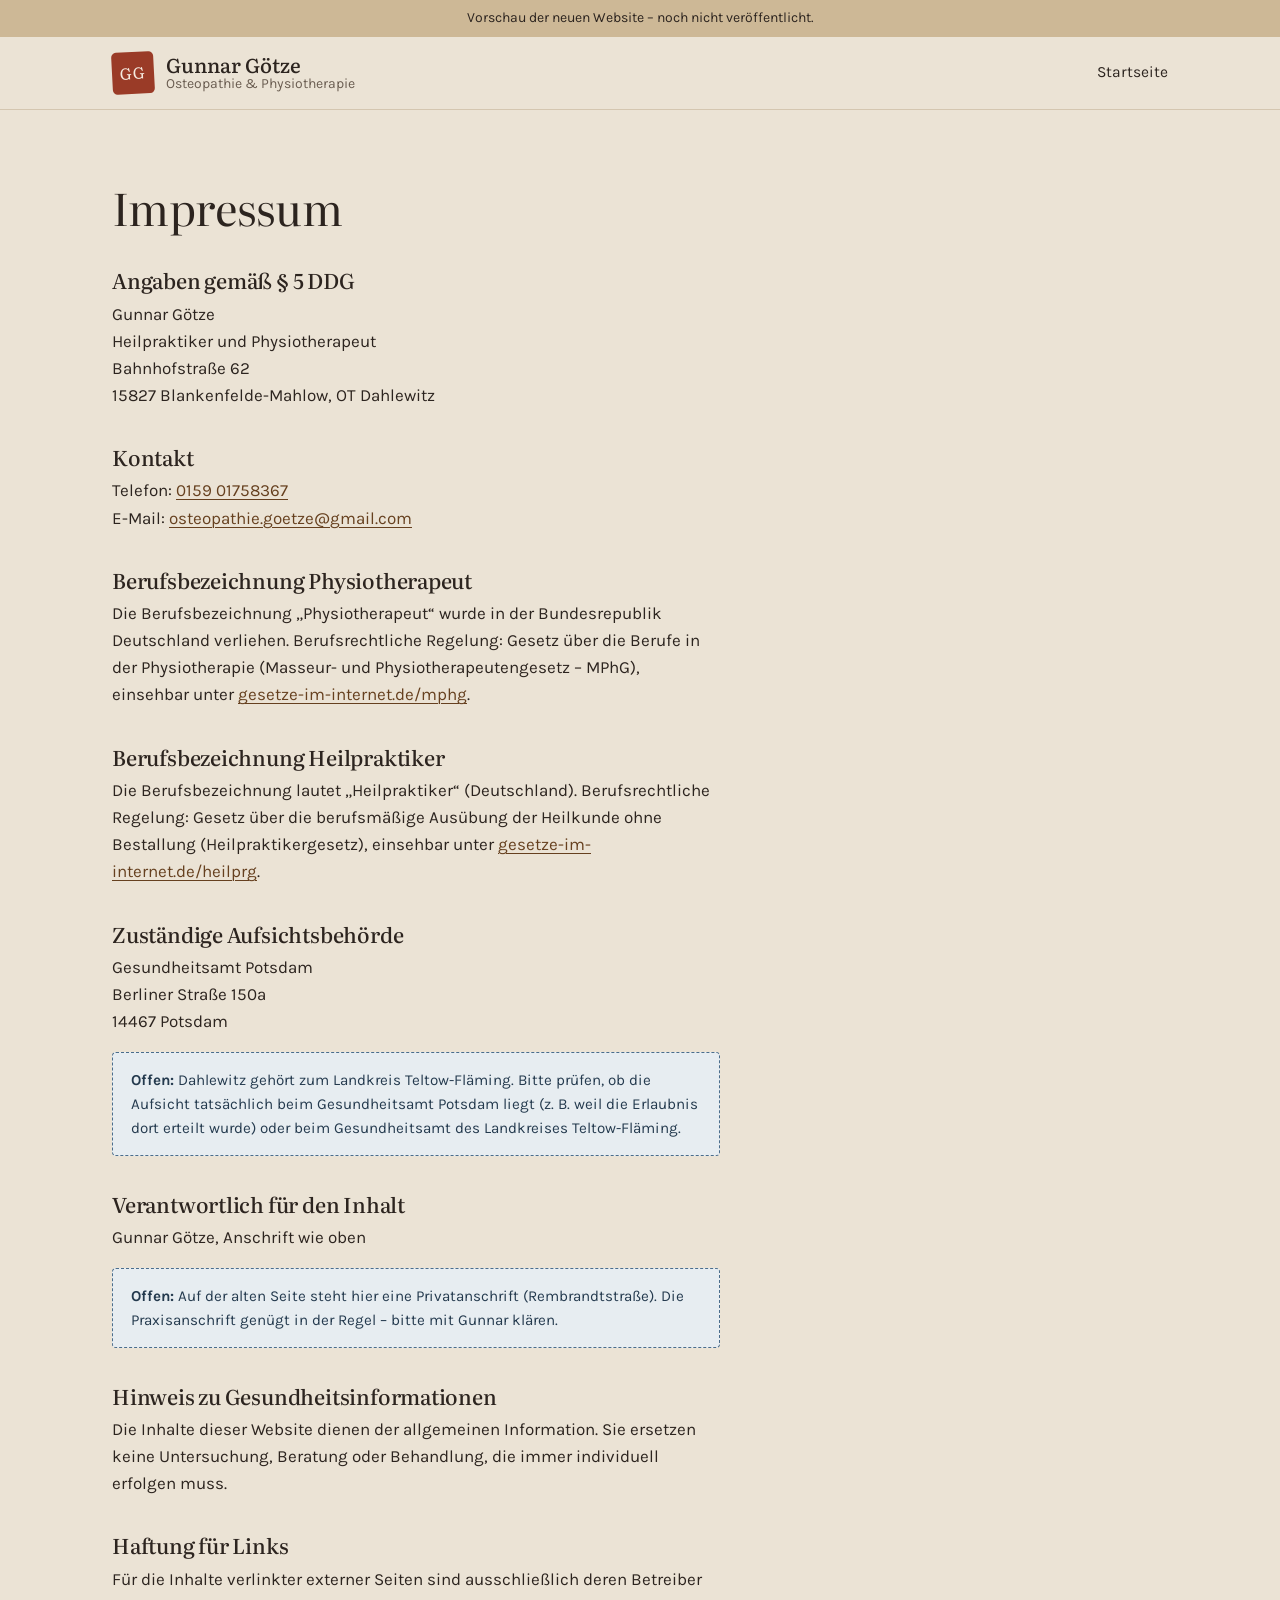
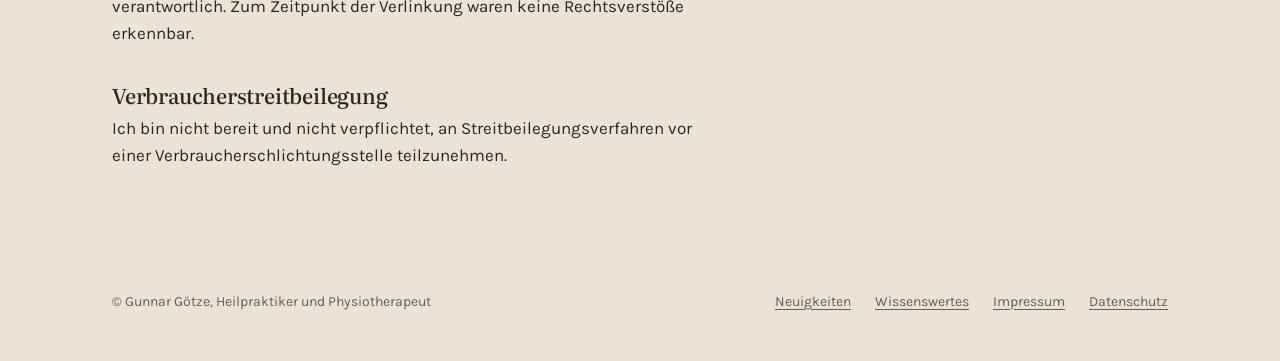
<file: impressum.html>
<!doctype html>
<html lang="de">
<head>
<meta charset="utf-8">
<meta name="viewport" content="width=device-width, initial-scale=1">
<meta name="robots" content="noindex, nofollow">
<title>Impressum – Gunnar Götze</title>
<link rel="stylesheet" href="assets/style.css?v=10">
</head>
<body>
<a class="skip" href="#inhalt">Zum Inhalt springen</a>
<div class="preview-bar">Vorschau der neuen Website – noch nicht veröffentlicht.</div>
<header class="site-head">
  <div class="wrap">
    <a class="brand" href="./"><span class="seal" aria-hidden="true">GG</span><span><strong>Gunnar Götze</strong><span class="brand-sub">Osteopathie &amp; Physiotherapie</span></span></a>
    <nav class="nav" aria-label="Hauptnavigation"><ul><li><a href="./">Startseite</a></li></ul></nav>
  </div>
</header>

<main id="inhalt" class="legal">
  <div class="wrap">
    <h1>Impressum</h1>

    <h2>Angaben gemäß § 5 DDG</h2>
    <p>Gunnar Götze<br>Heilpraktiker und Physiotherapeut<br>Bahnhofstraße 62<br>15827 Blankenfelde-Mahlow, OT Dahlewitz</p>

    <h2>Kontakt</h2>
    <p>Telefon: <a href="tel:+4915901758367">0159 01758367</a><br>E-Mail: <a href="mailto:osteopathie.goetze@gmail.com">osteopathie.goetze@gmail.com</a></p>

    <h2>Berufsbezeichnung Physiotherapeut</h2>
    <p>Die Berufsbezeichnung „Physiotherapeut“ wurde in der Bundesrepublik Deutschland verliehen. Berufsrechtliche Regelung: Gesetz über die Berufe in der Physiotherapie (Masseur- und Physiotherapeutengesetz – MPhG), einsehbar unter <a href="https://www.gesetze-im-internet.de/mphg/" rel="noopener">gesetze-im-internet.de/mphg</a>.</p>

    <h2>Berufsbezeichnung Heilpraktiker</h2>
    <p>Die Berufsbezeichnung lautet „Heilpraktiker“ (Deutschland). Berufsrechtliche Regelung: Gesetz über die berufsmäßige Ausübung der Heilkunde ohne Bestallung (Heilpraktikergesetz), einsehbar unter <a href="https://www.gesetze-im-internet.de/heilprg/" rel="noopener">gesetze-im-internet.de/heilprg</a>.</p>

    <h2>Zuständige Aufsichtsbehörde</h2>
    <p>Gesundheitsamt Potsdam<br>Berliner Straße 150a<br>14467 Potsdam</p>
    <div class="open-point"><strong>Offen:</strong> Dahlewitz gehört zum Landkreis Teltow-Fläming. Bitte prüfen, ob die Aufsicht tatsächlich beim Gesundheitsamt Potsdam liegt (z. B. weil die Erlaubnis dort erteilt wurde) oder beim Gesundheitsamt des Landkreises Teltow-Fläming.</div>

    <h2>Verantwortlich für den Inhalt</h2>
    <p>Gunnar Götze, Anschrift wie oben</p>
    <div class="open-point"><strong>Offen:</strong> Auf der alten Seite steht hier eine Privatanschrift (Rembrandtstraße). Die Praxisanschrift genügt in der Regel – bitte mit Gunnar klären.</div>

    <h2>Hinweis zu Gesundheitsinformationen</h2>
    <p>Die Inhalte dieser Website dienen der allgemeinen Information. Sie ersetzen keine Untersuchung, Beratung oder Behandlung, die immer individuell erfolgen muss.</p>

    <h2>Haftung für Links</h2>
    <p>Für die Inhalte verlinkter externer Seiten sind ausschließlich deren Betreiber verantwortlich. Zum Zeitpunkt der Verlinkung waren keine Rechtsverstöße erkennbar.</p>

    <h2>Verbraucherstreitbeilegung</h2>
    <p>Ich bin nicht bereit und nicht verpflichtet, an Streitbeilegungsverfahren vor einer Verbraucherschlichtungsstelle teilzunehmen.</p>
  </div>
</main>

<footer class="site-foot">
  <div class="wrap">
    <span>© Gunnar Götze, Heilpraktiker und Physiotherapeut</span>
    <ul><li><a href="aktuelles.html">Neuigkeiten</a></li><li><a href="osteopathie.html">Wissenswertes</a></li><li><a href="impressum.html">Impressum</a></li><li><a href="datenschutz.html">Datenschutz</a></li></ul>
  </div>
</footer>
</body>
</html>
</file>
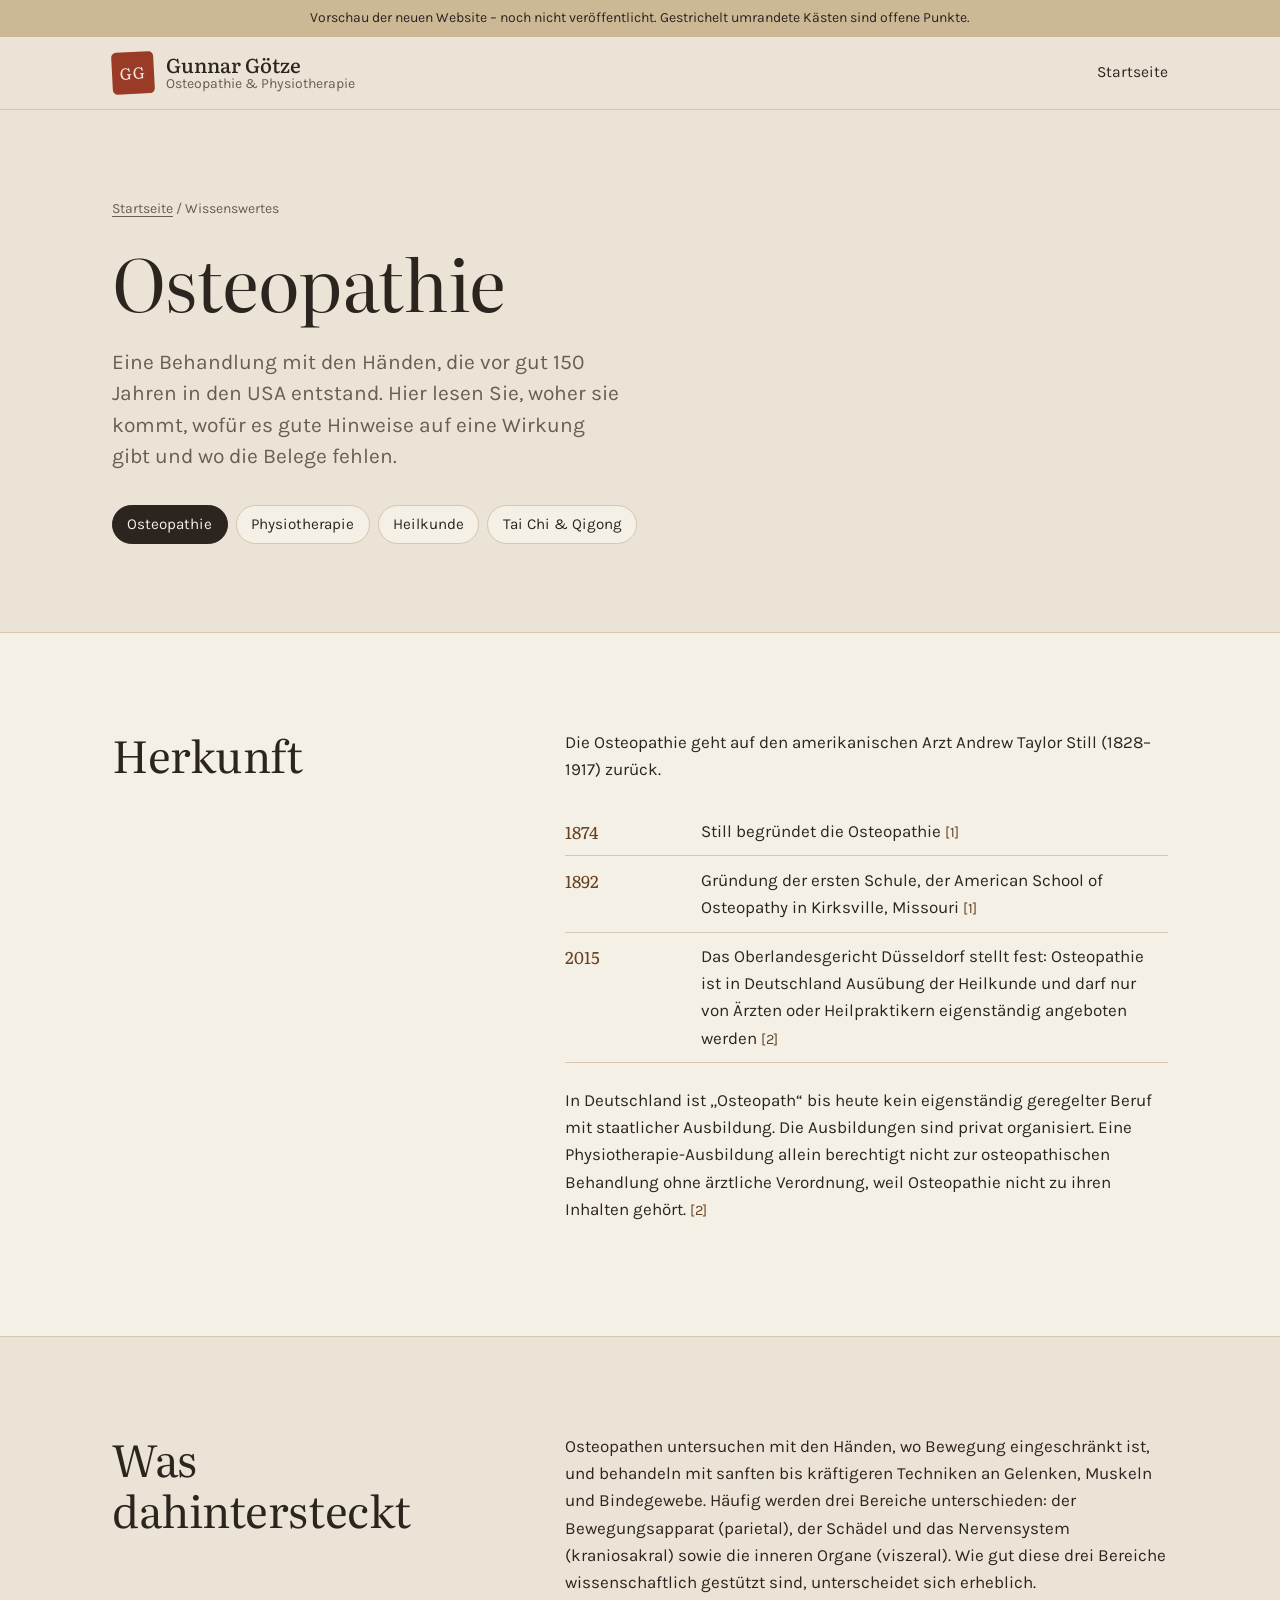
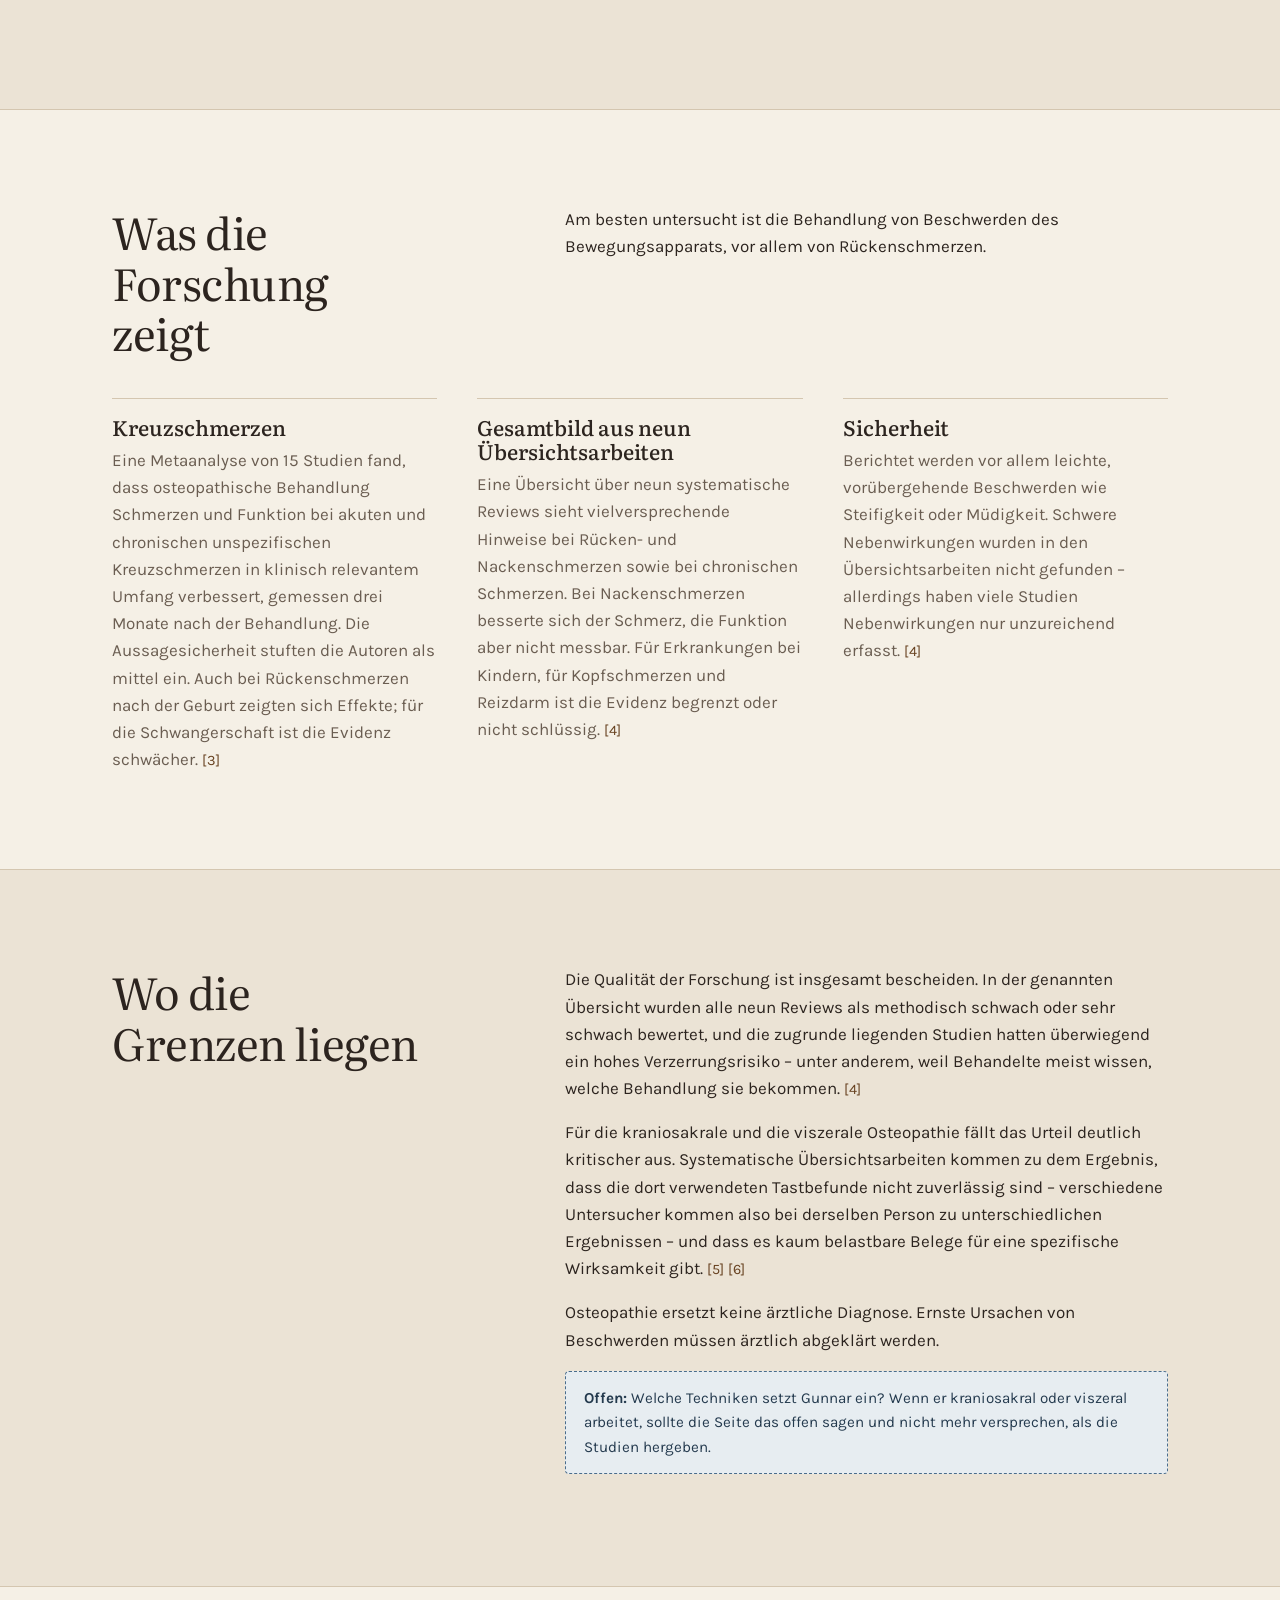
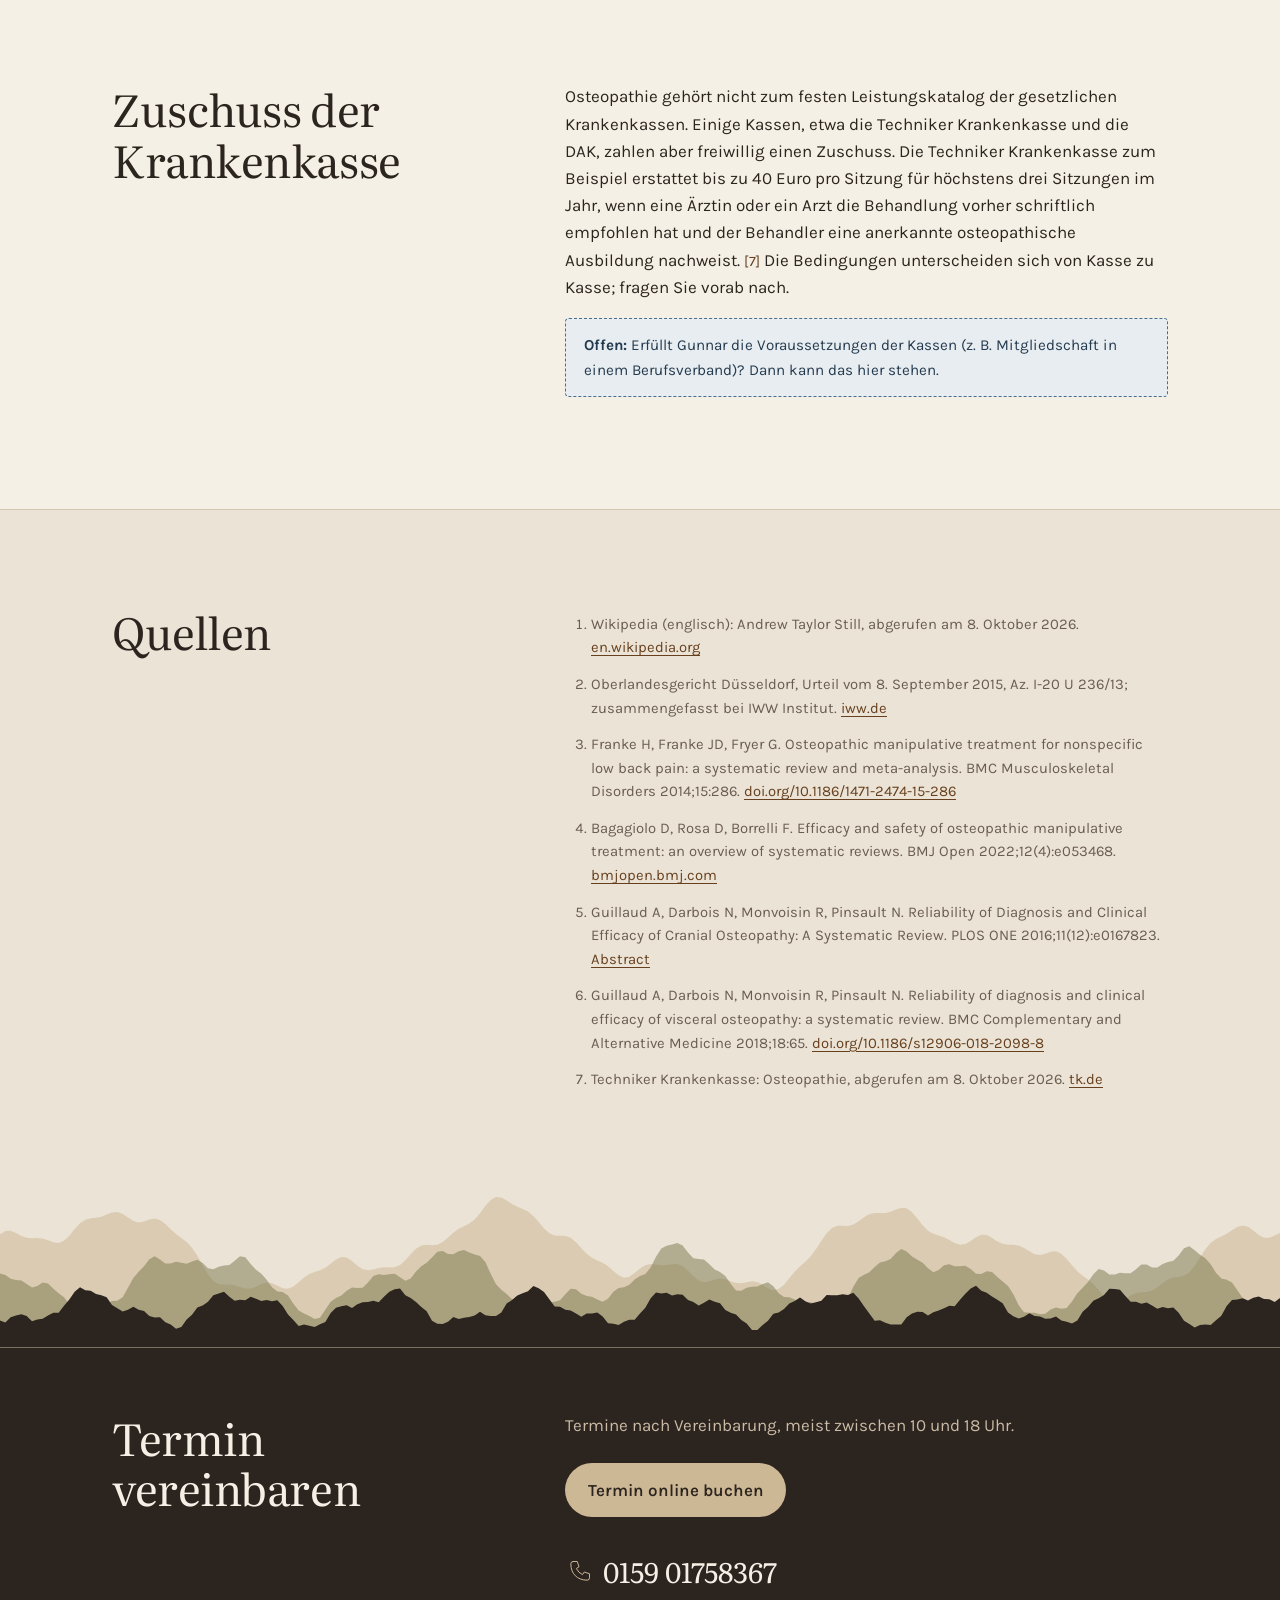
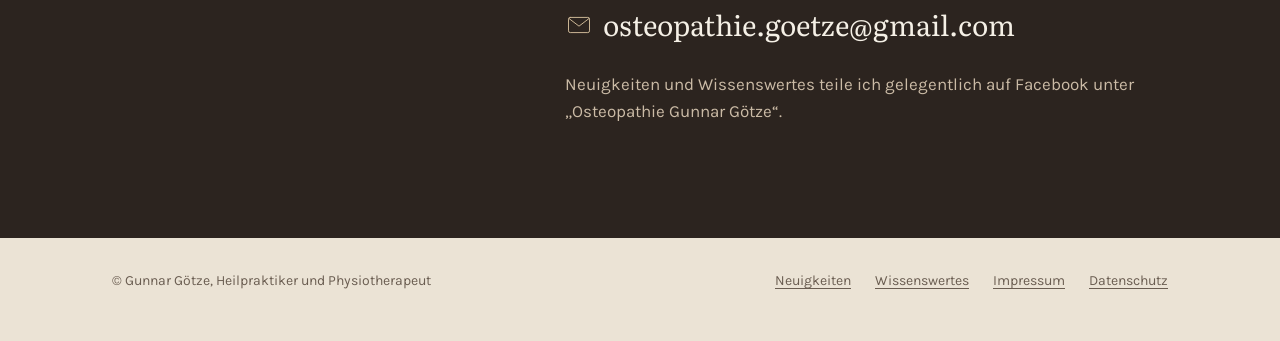
<file: osteopathie.html>
<!doctype html>
<html lang="de">
<head>
<meta charset="utf-8">
<meta name="viewport" content="width=device-width, initial-scale=1">
<meta name="robots" content="noindex, nofollow">
<title>Osteopathie – Gunnar Götze</title>
<meta name="description" content="Herkunft der Osteopathie, Studienlage und Grenzen.">
<link rel="stylesheet" href="assets/style.css?v=10">
</head>
<body>
<svg width="0" height="0" style="position:absolute" aria-hidden="true" focusable="false">
  <symbol id="i-stones" viewBox="0 0 48 48"><ellipse cx="24" cy="38" rx="15" ry="5.5"/><ellipse cx="24" cy="26.5" rx="10.5" ry="4.5"/><ellipse cx="24" cy="16.5" rx="6.5" ry="3.5"/><path d="M24 9.5c0-2.5 1.5-4.5 4-5.5"/></symbol>
  <symbol id="i-spine" viewBox="0 0 48 48"><path d="M22 5h6M21 12h7M20.5 19h7.5M21 26h7M22 33h6.5M23 40h5"/><path d="M25 5c-2 7-3 14-1.5 21s1.5 11 1 14" opacity=".5"/></symbol>
  <symbol id="i-taiji" viewBox="0 0 48 48"><circle cx="24" cy="24" r="17"/><path d="M24 7a8.5 8.5 0 0 1 0 17a8.5 8.5 0 0 0 0 17"/><circle cx="24" cy="15.5" r="1.6"/><circle cx="24" cy="32.5" r="1.6"/></symbol>
  <symbol id="i-drop" viewBox="0 0 48 48"><path d="M24 6c6 9 10 14 10 20a10 10 0 0 1-20 0c0-6 4-11 10-20z"/><path d="M8 42c4-2 8-2 12 0s8 2 12 0 8-2 8-2" opacity=".6"/></symbol>
  <symbol id="i-bus" viewBox="0 0 48 48"><rect x="10" y="8" width="28" height="28" rx="4"/><path d="M10 24h28M15 36v4M33 36v4"/><circle cx="16" cy="30" r="1.5"/><circle cx="32" cy="30" r="1.5"/></symbol>
  <symbol id="i-train" viewBox="0 0 48 48"><rect x="13" y="6" width="22" height="28" rx="6"/><path d="M13 20h22M18 42l4-8M30 42l-4-8M16 42h16"/><circle cx="19" cy="27" r="1.5"/><circle cx="29" cy="27" r="1.5"/></symbol>
  <symbol id="i-car" viewBox="0 0 48 48"><path d="M7 30v-5l4-9h26l4 9v5z"/><path d="M7 30v5M41 30v5M11 25h26"/><circle cx="15" cy="30" r="2"/><circle cx="33" cy="30" r="2"/></symbol>
  <symbol id="i-phone" viewBox="0 0 48 48"><path d="M14 6h7l3 9-4.5 3a22 22 0 0 0 10.5 10.5l3-4.5 9 3v7a4 4 0 0 1-4 4C21 38 10 27 10 10a4 4 0 0 1 4-4z"/></symbol>
  <symbol id="i-mail" viewBox="0 0 48 48"><rect x="6" y="11" width="36" height="26" rx="3"/><path d="M7 13l17 13 17-13"/></symbol>
  <symbol id="i-doc" viewBox="0 0 48 48"><path d="M12 5h17l9 9v29H12z"/><path d="M29 5v9h9M24 21v14M18 29l6 6 6-6"/></symbol>
</svg>
<a class="skip" href="#inhalt">Zum Inhalt springen</a>
<div class="preview-bar">Vorschau der neuen Website – noch nicht veröffentlicht. Gestrichelt umrandete Kästen sind offene Punkte.</div>
<header class="site-head">
  <div class="wrap">
    <a class="brand" href="./"><span class="seal" aria-hidden="true">GG</span><span><strong>Gunnar Götze</strong><span class="brand-sub">Osteopathie &amp; Physiotherapie</span></span></a>
    <nav class="nav" aria-label="Hauptnavigation"><ul><li><a href="./">Startseite</a></li></ul></nav>
  </div>
</header>

<main id="inhalt">
<section class="hero sub-hero" aria-labelledby="ot-titel">
  <div class="wrap">
    <p class="place"><a href="./">Startseite</a> / Wissenswertes</p>
    <h1 id="ot-titel">Osteopathie</h1>
    <p class="lead">Eine Behandlung mit den Händen, die vor gut 150 Jahren in den USA entstand. Hier lesen Sie, woher sie kommt, wofür es gute Hinweise auf eine Wirkung gibt und wo die Belege fehlen.</p>
    <nav class="topic-nav" aria-label="Wissenswertes"><ul><li><a href="osteopathie.html" aria-current="page">Osteopathie</a></li><li><a href="physiotherapie.html">Physiotherapie</a></li><li><a href="heilkunde.html">Heilkunde</a></li><li><a href="tai-chi-qigong.html">Tai Chi &amp; Qigong</a></li></ul></nav>
  </div>
</section>

<section id="herkunft" class="surface" aria-labelledby="herkunft-titel">
  <div class="wrap split">
    <header><h2 id="herkunft-titel">Herkunft</h2></header>
    <div>
      <p>Die Osteopathie geht auf den amerikanischen Arzt Andrew Taylor Still (1828–1917) zurück.</p>
      <dl class="timeline">
        <div><dt>1874</dt><dd>Still begründet die Osteopathie <a class="ref" href="#q1">[1]</a></dd></div>
        <div><dt>1892</dt><dd>Gründung der ersten Schule, der American School of Osteopathy in Kirksville, Missouri <a class="ref" href="#q1">[1]</a></dd></div>
        <div><dt>2015</dt><dd>Das Oberlandesgericht Düsseldorf stellt fest: Osteopathie ist in Deutschland Ausübung der Heilkunde und darf nur von Ärzten oder Heilpraktikern eigenständig angeboten werden <a class="ref" href="#q2">[2]</a></dd></div>
      </dl>
      <p style="margin-top:1.5rem">In Deutschland ist „Osteopath“ bis heute kein eigenständig geregelter Beruf mit staatlicher Ausbildung. Die Ausbildungen sind privat organisiert. Eine Physiotherapie-Ausbildung allein berechtigt nicht zur osteopathischen Behandlung ohne ärztliche Verordnung, weil Osteopathie nicht zu ihren Inhalten gehört. <a class="ref" href="#q2">[2]</a></p>
    </div>
  </div>
</section>

<section id="prinzip" aria-labelledby="prinzip-titel">
  <div class="wrap split">
    <header><h2 id="prinzip-titel">Was dahintersteckt</h2></header>
    <div>
      <p>Osteopathen untersuchen mit den Händen, wo Bewegung eingeschränkt ist, und behandeln mit sanften bis kräftigeren Techniken an Gelenken, Muskeln und Bindegewebe. Häufig werden drei Bereiche unterschieden: der Bewegungsapparat (parietal), der Schädel und das Nervensystem (kraniosakral) sowie die inneren Organe (viszeral). Wie gut diese drei Bereiche wissenschaftlich gestützt sind, unterscheidet sich erheblich.</p>
    </div>
  </div>
</section>

<section id="forschung" class="surface" aria-labelledby="forschung-titel">
  <div class="wrap">
    <div class="split">
      <header><h2 id="forschung-titel">Was die Forschung zeigt</h2></header>
      <div><p>Am besten untersucht ist die Behandlung von Beschwerden des Bewegungsapparats, vor allem von Rückenschmerzen.</p></div>
    </div>
    <div class="evidence">
      <article>
        <h3>Kreuzschmerzen</h3>
        <p>Eine Metaanalyse von 15 Studien fand, dass osteopathische Behandlung Schmerzen und Funktion bei akuten und chronischen unspezifischen Kreuzschmerzen in klinisch relevantem Umfang verbessert, gemessen drei Monate nach der Behandlung. Die Aussagesicherheit stuften die Autoren als mittel ein. Auch bei Rückenschmerzen nach der Geburt zeigten sich Effekte; für die Schwangerschaft ist die Evidenz schwächer. <a class="ref" href="#q3">[3]</a></p>
      </article>
      <article>
        <h3>Gesamtbild aus neun Übersichtsarbeiten</h3>
        <p>Eine Übersicht über neun systematische Reviews sieht vielversprechende Hinweise bei Rücken- und Nackenschmerzen sowie bei chronischen Schmerzen. Bei Nackenschmerzen besserte sich der Schmerz, die Funktion aber nicht messbar. Für Erkrankungen bei Kindern, für Kopfschmerzen und Reizdarm ist die Evidenz begrenzt oder nicht schlüssig. <a class="ref" href="#q4">[4]</a></p>
      </article>
      <article>
        <h3>Sicherheit</h3>
        <p>Berichtet werden vor allem leichte, vorübergehende Beschwerden wie Steifigkeit oder Müdigkeit. Schwere Nebenwirkungen wurden in den Übersichtsarbeiten nicht gefunden – allerdings haben viele Studien Nebenwirkungen nur unzureichend erfasst. <a class="ref" href="#q4">[4]</a></p>
      </article>
    </div>
  </div>
</section>

<section id="grenzen" aria-labelledby="grenzen-titel">
  <div class="wrap split">
    <header><h2 id="grenzen-titel">Wo die Grenzen liegen</h2></header>
    <div>
      <p>Die Qualität der Forschung ist insgesamt bescheiden. In der genannten Übersicht wurden alle neun Reviews als methodisch schwach oder sehr schwach bewertet, und die zugrunde liegenden Studien hatten überwiegend ein hohes Verzerrungsrisiko – unter anderem, weil Behandelte meist wissen, welche Behandlung sie bekommen. <a class="ref" href="#q4">[4]</a></p>
      <p>Für die kraniosakrale und die viszerale Osteopathie fällt das Urteil deutlich kritischer aus. Systematische Übersichtsarbeiten kommen zu dem Ergebnis, dass die dort verwendeten Tastbefunde nicht zuverlässig sind – verschiedene Untersucher kommen also bei derselben Person zu unterschiedlichen Ergebnissen – und dass es kaum belastbare Belege für eine spezifische Wirksamkeit gibt. <a class="ref" href="#q5">[5]</a> <a class="ref" href="#q6">[6]</a></p>
      <p>Osteopathie ersetzt keine ärztliche Diagnose. Ernste Ursachen von Beschwerden müssen ärztlich abgeklärt werden.</p>
      <div class="open-point"><strong>Offen:</strong> Welche Techniken setzt Gunnar ein? Wenn er kraniosakral oder viszeral arbeitet, sollte die Seite das offen sagen und nicht mehr versprechen, als die Studien hergeben.</div>
    </div>
  </div>
</section>

<section id="kostenuebernahme" class="surface" aria-labelledby="ku-titel">
  <div class="wrap split">
    <header><h2 id="ku-titel">Zuschuss der Krankenkasse</h2></header>
    <div>
      <p>Osteopathie gehört nicht zum festen Leistungskatalog der gesetzlichen Krankenkassen. Einige Kassen, etwa die Techniker Krankenkasse und die DAK, zahlen aber freiwillig einen Zuschuss. Die Techniker Krankenkasse zum Beispiel erstattet bis zu 40 Euro pro Sitzung für höchstens drei Sitzungen im Jahr, wenn eine Ärztin oder ein Arzt die Behandlung vorher schriftlich empfohlen hat und der Behandler eine anerkannte osteopathische Ausbildung nachweist. <a class="ref" href="#q7">[7]</a> Die Bedingungen unterscheiden sich von Kasse zu Kasse; fragen Sie vorab nach.</p>
      <div class="open-point"><strong>Offen:</strong> Erfüllt Gunnar die Voraussetzungen der Kassen (z. B. Mitgliedschaft in einem Berufsverband)? Dann kann das hier stehen.</div>
    </div>
  </div>
</section>

<section id="quellen" aria-labelledby="quellen-titel">
  <div class="wrap split">
    <header><h2 id="quellen-titel">Quellen</h2></header>
    <div>
      <ol class="sources">
        <li id="q1">Wikipedia (englisch): Andrew Taylor Still, abgerufen am 8. Oktober 2026. <a href="https://en.wikipedia.org/wiki/Andrew_Taylor_Still" rel="noopener">en.wikipedia.org</a></li>
        <li id="q2">Oberlandesgericht Düsseldorf, Urteil vom 8. September 2015, Az. I-20 U 236/13; zusammengefasst bei IWW Institut. <a href="https://www.iww.de/aaa/recht/berufsrecht-osteopathie-erfordert-heilpraktikererlaubnis-f90492" rel="noopener">iww.de</a></li>
        <li id="q3">Franke H, Franke JD, Fryer G. Osteopathic manipulative treatment for nonspecific low back pain: a systematic review and meta-analysis. BMC Musculoskeletal Disorders 2014;15:286. <a href="https://doi.org/10.1186/1471-2474-15-286" rel="noopener">doi.org/10.1186/1471-2474-15-286</a></li>
        <li id="q4">Bagagiolo D, Rosa D, Borrelli F. Efficacy and safety of osteopathic manipulative treatment: an overview of systematic reviews. BMJ Open 2022;12(4):e053468. <a href="https://bmjopen.bmj.com/content/12/4/e053468" rel="noopener">bmjopen.bmj.com</a></li>
        <li id="q5">Guillaud A, Darbois N, Monvoisin R, Pinsault N. Reliability of Diagnosis and Clinical Efficacy of Cranial Osteopathy: A Systematic Review. PLOS ONE 2016;11(12):e0167823. <a href="https://ideas.repec.org/a/plo/pone00/0167823.html" rel="noopener">Abstract</a></li>
        <li id="q6">Guillaud A, Darbois N, Monvoisin R, Pinsault N. Reliability of diagnosis and clinical efficacy of visceral osteopathy: a systematic review. BMC Complementary and Alternative Medicine 2018;18:65. <a href="https://doi.org/10.1186/s12906-018-2098-8" rel="noopener">doi.org/10.1186/s12906-018-2098-8</a></li>
        <li id="q7">Techniker Krankenkasse: Osteopathie, abgerufen am 8. Oktober 2026. <a href="https://www.tk.de/techniker/versicherung/tk-leistungen/weitere-leistungen/alternative-medizin/osteopathie-2001098" rel="noopener">tk.de</a></li>
      </ol>
    </div>
  </div>
</section>

<div class="mountain-band" aria-hidden="true"><svg class="mountains" viewBox="0 0 1440 260" preserveAspectRatio="none" focusable="false"><path d="M0 260 L0 68.2 L6 62.7 L12 62.2 L18 65.9 L24 70.9 L30 74.2 L36 75.0 L42 74.6 L48 75.3 L54 78.1 L60 81.7 L66 83.0 L72 79.3 L78 70.6 L84 59.4 L90 49.5 L96 43.5 L102 41.1 L108 40.2 L114 38.3 L120 34.8 L126 31.4 L132 30.6 L138 33.8 L144 39.9 L150 45.6 L156 48.1 L162 46.6 L168 43.3 L174 41.6 L180 44.1 L186 50.8 L192 59.5 L198 67.7 L204 74.5 L210 81.4 L216 90.9 L222 104.4 L228 120.5 L234 135.8 L240 146.9 L246 152.2 L252 153.2 L258 153.1 L264 154.5 L270 157.4 L276 160.1 L282 160.1 L288 156.9 L294 152.5 L300 149.8 L306 150.9 L312 155.1 L318 159.4 L324 160.5 L330 156.7 L336 149.3 L342 141.4 L348 135.5 L354 132.0 L360 129.1 L366 124.7 L372 118.0 L378 110.9 L384 106.7 L390 107.7 L396 113.5 L402 121.3 L408 127.2 L414 129.2 L420 127.8 L426 125.4 L432 124.2 L438 124.4 L444 123.9 L450 120.1 L456 112.1 L462 101.8 L468 92.5 L474 87.2 L480 86.0 L486 86.7 L492 85.8 L498 81.2 L504 73.7 L510 65.5 L516 59.0 L522 54.5 L528 50.0 L534 43.1 L540 32.6 L546 20.5 L552 10.2 L558 5.1 L564 6.1 L570 11.1 L576 17.0 L582 21.6 L588 25.2 L594 29.7 L600 37.2 L606 47.5 L612 58.4 L618 66.6 L624 70.3 L630 70.7 L636 70.9 L642 74.2 L648 81.7 L654 91.7 L660 101.1 L666 108.0 L672 112.4 L678 116.5 L684 122.3 L690 130.2 L696 137.7 L702 141.7 L708 140.1 L714 133.8 L720 126.0 L726 120.4 L732 118.5 L738 119.4 L744 120.6 L750 120.3 L756 118.9 L762 118.7 L768 122.2 L774 129.8 L780 139.0 L786 146.4 L792 149.3 L798 147.8 L804 144.7 L810 143.0 L816 144.3 L822 147.7 L828 150.6 L834 151.0 L840 149.3 L846 147.8 L852 149.0 L858 153.6 L864 159.4 L870 162.8 L876 161.0 L882 153.5 L888 142.7 L894 131.8 L900 122.6 L906 114.6 L912 105.4 L918 93.6 L924 79.7 L930 66.5 L936 57.4 L942 53.6 L948 53.6 L954 54.0 L960 51.8 L966 46.3 L972 39.5 L978 34.2 L984 32.0 L990 32.1 L996 32.1 L1002 30.1 L1008 26.2 L1014 23.2 L1020 24.1 L1026 30.7 L1032 41.5 L1038 53.1 L1044 62.1 L1050 67.3 L1056 70.3 L1062 73.3 L1068 77.8 L1074 82.9 L1080 85.9 L1086 84.8 L1092 79.6 L1098 73.1 L1104 69.0 L1110 69.6 L1116 74.2 L1122 80.2 L1128 84.4 L1134 85.9 L1140 86.0 L1146 87.3 L1152 91.3 L1158 97.1 L1164 101.9 L1170 103.4 L1176 101.2 L1182 97.9 L1188 97.0 L1194 101.1 L1200 109.9 L1206 120.7 L1212 130.7 L1218 138.4 L1224 144.8 L1230 152.3 L1236 162.1 L1242 173.0 L1248 181.9 L1254 185.8 L1260 183.7 L1266 177.7 L1272 171.4 L1278 167.6 L1284 166.4 L1290 165.9 L1296 163.4 L1302 157.9 L1308 150.8 L1314 144.7 L1320 141.5 L1326 140.4 L1332 138.4 L1338 132.5 L1344 121.6 L1350 107.4 L1356 93.5 L1362 82.9 L1368 76.2 L1374 71.8 L1380 67.1 L1386 61.4 L1392 55.8 L1398 53.3 L1404 55.5 L1410 61.9 L1416 69.3 L1422 73.9 L1428 74.0 L1434 70.4 L1440 66.1 L1440 260 Z"/><path d="M0 260 L0 134.4 L6 137.1 L12 143.6 L18 145.7 L24 146.4 L30 152.2 L36 158.2 L42 155.9 L48 149.9 L54 151.5 L60 160.4 L66 168.2 L72 174.8 L78 187.0 L84 201.4 L90 206.8 L96 202.3 L102 198.3 L108 198.1 L114 194.4 L120 185.9 L126 181.0 L132 180.6 L138 174.7 L144 158.7 L150 142.2 L156 131.7 L162 122.1 L168 110.6 L174 105.3 L180 110.8 L186 117.8 L192 117.5 L198 114.8 L204 116.4 L210 118.1 L216 114.2 L222 111.2 L228 117.0 L234 125.8 L240 127.3 L246 123.0 L252 121.2 L258 120.0 L264 113.1 L270 105.2 L276 107.2 L282 118.5 L288 128.4 L294 134.9 L300 145.0 L306 158.0 L312 165.0 L318 166.1 L324 172.0 L330 185.6 L336 197.4 L342 202.4 L348 206.6 L354 211.8 L360 209.3 L366 196.0 L372 182.2 L378 175.9 L384 171.7 L390 163.9 L396 158.2 L402 159.0 L408 158.7 L414 149.7 L420 139.0 L426 135.9 L432 137.3 L438 136.0 L444 135.1 L450 140.8 L456 146.9 L462 142.9 L468 131.2 L474 122.2 L480 116.5 L486 107.5 L492 97.8 L498 96.3 L504 101.4 L510 102.2 L516 96.9 L522 94.8 L528 99.0 L534 102.6 L540 104.9 L546 115.1 L552 134.8 L558 152.8 L564 162.1 L570 169.2 L576 178.1 L582 182.4 L588 178.8 L594 176.7 L600 182.7 L606 189.2 L612 188.1 L618 183.7 L624 182.5 L630 179.7 L636 169.9 L642 160.5 L648 161.4 L654 168.7 L660 172.6 L666 173.8 L672 178.5 L678 182.6 L684 177.2 L690 165.6 L696 159.0 L702 158.0 L708 153.6 L714 144.8 L720 138.9 L726 135.3 L732 124.5 L738 106.3 L744 92.2 L750 87.6 L756 85.6 L762 83.0 L768 87.0 L774 99.0 L780 108.6 L786 110.0 L792 111.0 L798 118.8 L804 127.6 L810 132.2 L816 138.7 L822 151.9 L828 163.3 L834 163.8 L840 158.7 L846 157.0 L852 156.7 L858 152.2 L864 149.2 L870 156.1 L876 168.1 L882 174.2 L888 174.8 L894 178.4 L900 184.3 L906 185.1 L912 183.0 L918 187.8 L924 198.4 L930 203.4 L936 199.4 L942 193.9 L948 188.5 L954 176.1 L960 156.8 L966 142.1 L972 136.8 L978 132.4 L984 123.4 L990 116.0 L996 114.0 L1002 109.9 L1008 99.8 L1014 93.0 L1020 97.2 L1026 106.0 L1032 111.2 L1038 116.2 L1044 125.6 L1050 132.3 L1056 128.5 L1062 120.6 L1068 119.1 L1074 122.2 L1080 122.1 L1086 121.3 L1092 127.0 L1098 135.0 L1104 135.6 L1110 130.9 L1116 131.9 L1122 140.3 L1128 148.3 L1134 155.6 L1140 169.5 L1146 188.3 L1152 200.0 L1158 201.2 L1164 201.1 L1170 203.7 L1176 202.5 L1182 195.7 L1188 192.0 L1194 194.4 L1200 193.1 L1206 181.9 L1212 168.0 L1218 158.5 L1224 149.0 L1230 135.7 L1236 127.0 L1242 129.6 L1248 136.1 L1254 136.3 L1260 133.4 L1266 134.0 L1272 134.1 L1278 127.3 L1284 119.2 L1290 119.4 L1296 124.6 L1302 124.3 L1308 118.7 L1314 115.3 L1320 113.0 L1326 104.1 L1332 92.0 L1338 88.5 L1344 95.3 L1350 103.0 L1356 108.7 L1362 118.9 L1368 133.5 L1374 142.9 L1380 145.0 L1386 150.0 L1392 163.0 L1398 175.9 L1404 183.3 L1410 190.8 L1416 201.1 L1422 205.0 L1428 197.1 L1434 186.1 L1440 181.2 L1440 260 Z"/><path d="M0 260 L0 214.1 L6 217.5 L12 208.7 L18 205.6 L24 203.4 L30 206.6 L36 215.3 L42 212.3 L48 211.2 L54 205.6 L60 201.2 L66 201.2 L72 189.2 L78 178.7 L84 165.4 L90 157.8 L96 162.9 L102 163.6 L108 169.3 L114 171.2 L120 174.9 L126 187.9 L132 193.2 L138 199.0 L144 195.9 L150 190.7 L156 195.8 L162 198.2 L168 206.5 L174 209.2 L180 208.8 L186 217.1 L192 221.1 L198 228.2 L204 225.2 L210 212.5 L216 204.3 L222 192.3 L228 188.7 L234 182.2 L240 171.2 L246 168.6 L252 165.5 L258 173.9 L264 180.6 L270 179.2 L276 179.8 L282 174.1 L288 177.4 L294 181.1 L300 179.3 L306 181.7 L312 179.8 L318 189.8 L324 204.1 L330 213.5 L336 223.3 L342 221.0 L348 222.9 L354 225.0 L360 220.6 L366 216.8 L372 201.5 L378 192.6 L384 190.0 L390 188.3 L396 192.8 L402 186.7 L408 183.4 L414 182.9 L420 180.7 L426 183.4 L432 174.0 L438 165.6 L444 161.3 L450 160.1 L456 171.4 L462 176.2 L468 182.8 L474 191.1 L480 198.4 L486 214.4 L492 219.7 L498 220.2 L504 216.4 L510 208.3 L516 211.4 L522 209.6 L528 208.2 L534 205.6 L540 199.4 L546 205.1 L552 206.5 L558 206.5 L564 200.8 L570 185.5 L576 179.5 L582 171.8 L588 168.0 L594 164.7 L600 155.8 L606 159.7 L612 165.8 L618 178.2 L624 190.4 L630 191.0 L636 196.1 L642 197.4 L648 202.3 L654 207.8 L660 202.3 L666 202.3 L672 200.8 L678 207.2 L684 218.6 L690 219.6 L696 221.7 L702 216.2 L708 213.0 L714 213.0 L720 202.1 L726 192.4 L732 176.4 L738 166.8 L744 168.3 L750 167.1 L756 171.7 L762 169.9 L768 170.6 L774 179.5 L780 182.7 L786 188.6 L792 184.1 L798 178.7 L804 182.2 L810 185.0 L816 196.3 L822 201.0 L828 203.9 L834 213.4 L840 219.2 L846 230.4 L852 230.4 L858 221.7 L864 214.4 L870 202.7 L876 200.8 L882 194.7 L888 185.3 L894 181.0 L900 175.0 L906 181.4 L912 185.3 L918 183.2 L924 180.8 L930 170.9 L936 171.2 L942 171.6 L948 169.7 L954 171.1 L960 167.3 L966 176.8 L972 190.0 L978 202.1 L984 214.4 L990 213.9 L996 218.1 L1002 221.1 L1008 220.8 L1014 220.9 L1020 208.5 L1026 202.1 L1032 199.3 L1038 199.6 L1044 205.7 L1050 200.3 L1056 197.2 L1062 193.3 L1068 189.2 L1074 190.2 L1080 178.9 L1086 168.9 L1092 159.8 L1098 155.3 L1104 163.9 L1110 167.0 L1116 173.5 L1122 179.1 L1128 185.1 L1134 200.7 L1140 206.8 L1146 210.7 L1152 207.9 L1158 201.7 L1164 206.5 L1170 207.2 L1176 211.0 L1182 210.9 L1188 207.2 L1194 214.1 L1200 216.3 L1206 219.3 L1212 214.3 L1218 199.3 L1224 191.4 L1230 180.8 L1236 176.6 L1242 171.1 L1248 160.5 L1254 160.7 L1260 162.0 L1266 172.6 L1272 182.4 L1278 182.2 L1284 185.6 L1290 183.8 L1296 188.8 L1302 194.4 L1308 191.4 L1314 193.4 L1320 192.2 L1326 201.0 L1332 214.5 L1338 220.0 L1344 226.1 L1350 221.9 L1356 221.0 L1362 221.9 L1368 213.7 L1374 206.3 L1380 189.7 L1386 179.6 L1392 178.5 L1398 176.3 L1404 180.3 L1410 175.6 L1416 173.7 L1422 177.7 L1428 178.2 L1434 182.8 L1440 176.0 L1440 260 Z"/></svg></div>

<section class="contact-block" aria-labelledby="kontakt-titel">
  <div class="wrap split">
    <header><h2 id="kontakt-titel">Termin vereinbaren</h2></header>
    <div>
      <p class="muted">Termine nach Vereinbarung, meist zwischen 10 und 18 Uhr.</p>
      <p style="margin-top:1.5rem"><a class="btn" style="background:var(--sand);color:var(--ink)" href="https://my.lemniscus.de/ot/24f0e28b-988a-4317-8907-98d3f3a59a79" rel="noopener">Termin online buchen</a></p>
      <div class="contact-lines">
        <a class="icon-row" href="tel:+4915901758367"><svg class="icon small" aria-hidden="true"><use href="#i-phone"/></svg>0159 01758367</a>
        <a class="icon-row" href="mailto:osteopathie.goetze@gmail.com?subject=Terminanfrage"><svg class="icon small" aria-hidden="true"><use href="#i-mail"/></svg>osteopathie.goetze@gmail.com</a>
      </div>
      <p class="muted" style="margin-top:1.5rem">Neuigkeiten und Wissenswertes teile ich gelegentlich auf Facebook unter „Osteopathie Gunnar Götze“.</p>
    </div>
  </div>
</section>

</main>

<footer class="site-foot">
  <div class="wrap">
    <span>© Gunnar Götze, Heilpraktiker und Physiotherapeut</span>
    <ul>
      <li><a href="aktuelles.html">Neuigkeiten</a></li>
      <li><a href="osteopathie.html">Wissenswertes</a></li>
      <li><a href="impressum.html">Impressum</a></li>
      <li><a href="datenschutz.html">Datenschutz</a></li>
    </ul>
  </div>
</footer>
</body>
</html>
</file>
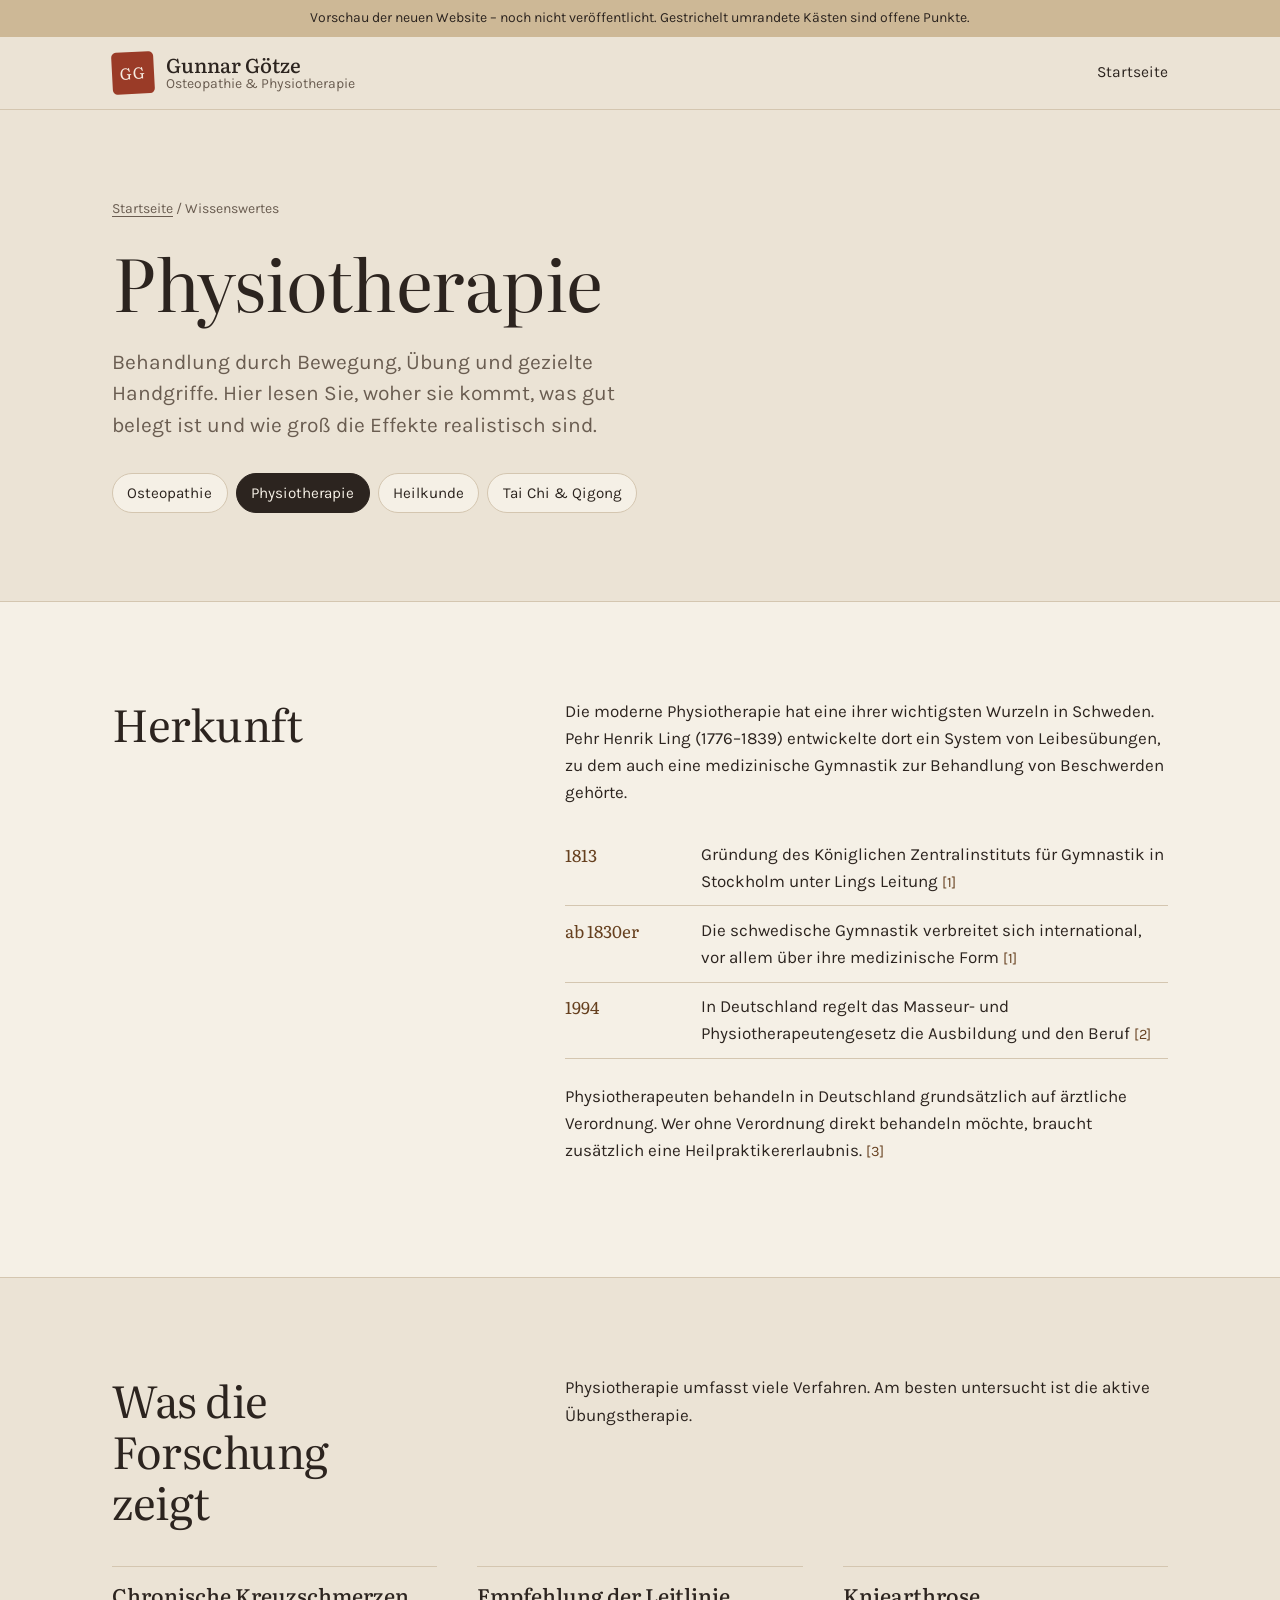
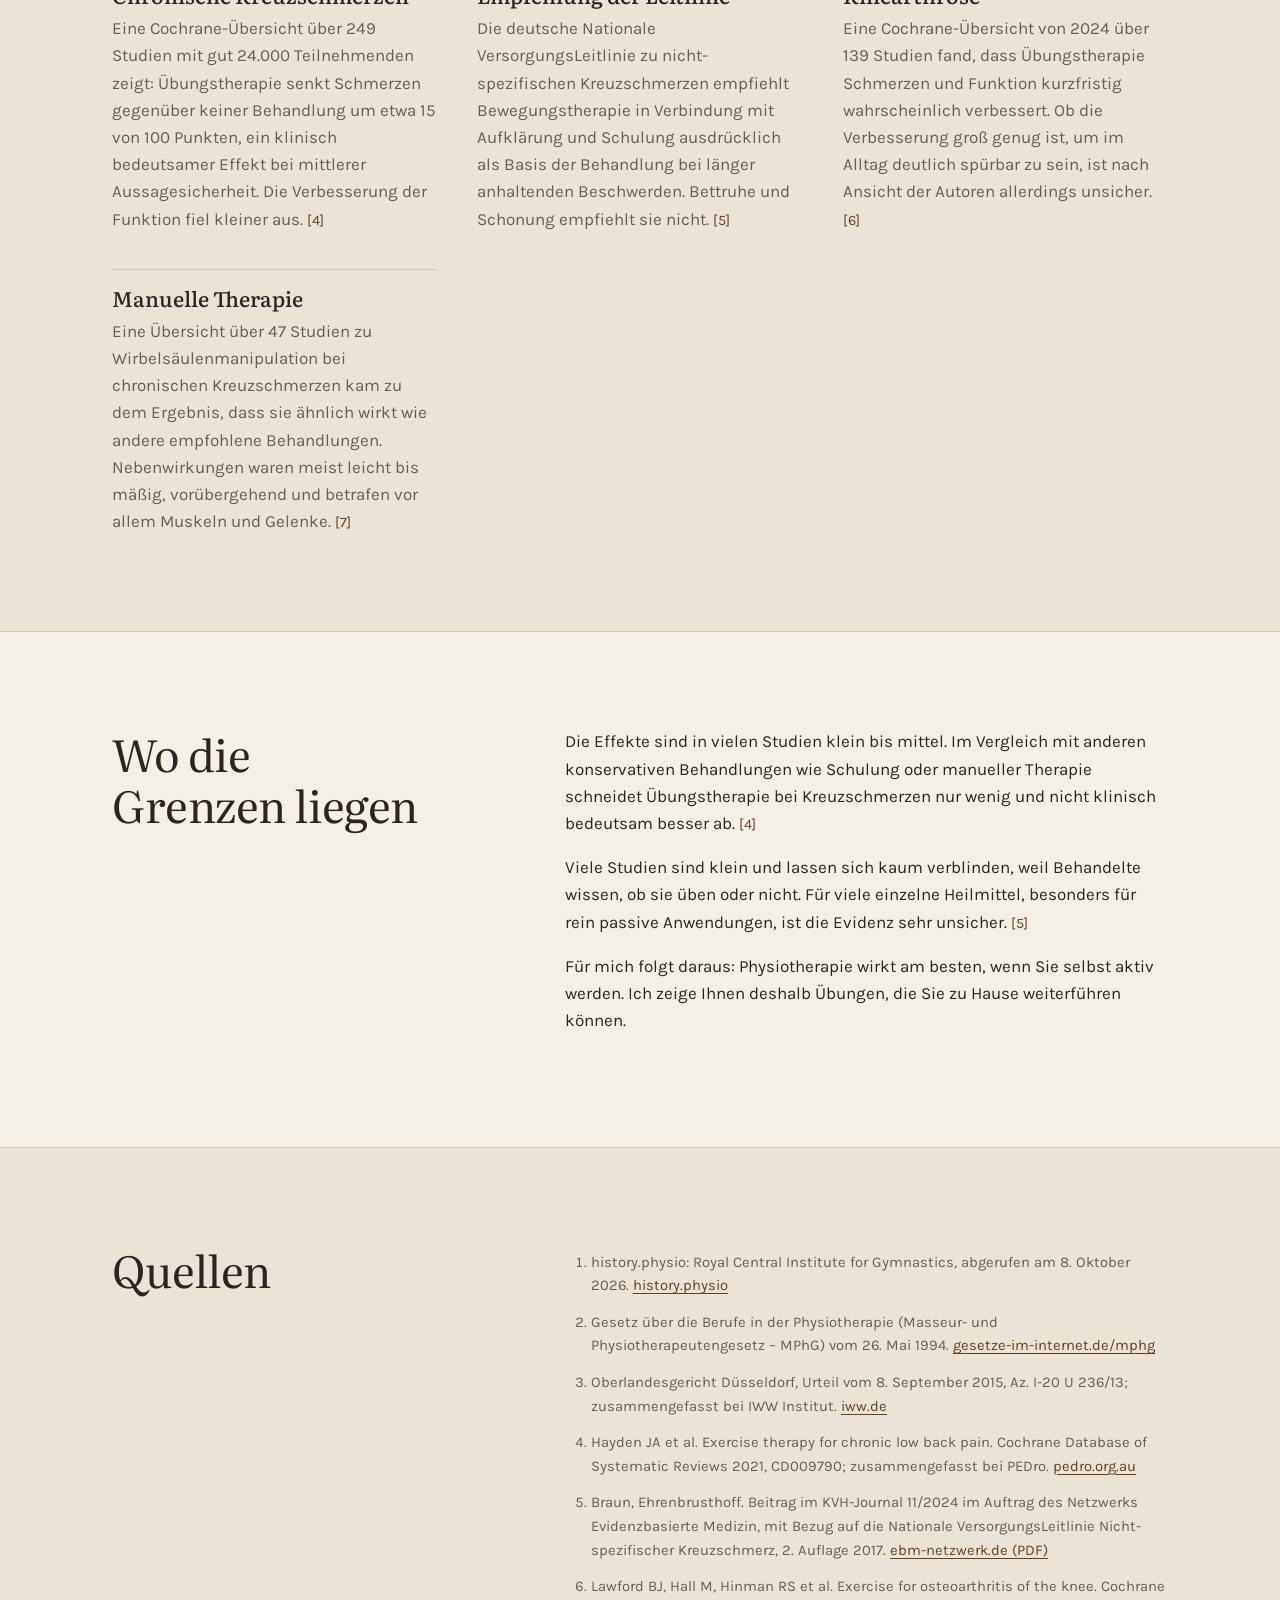
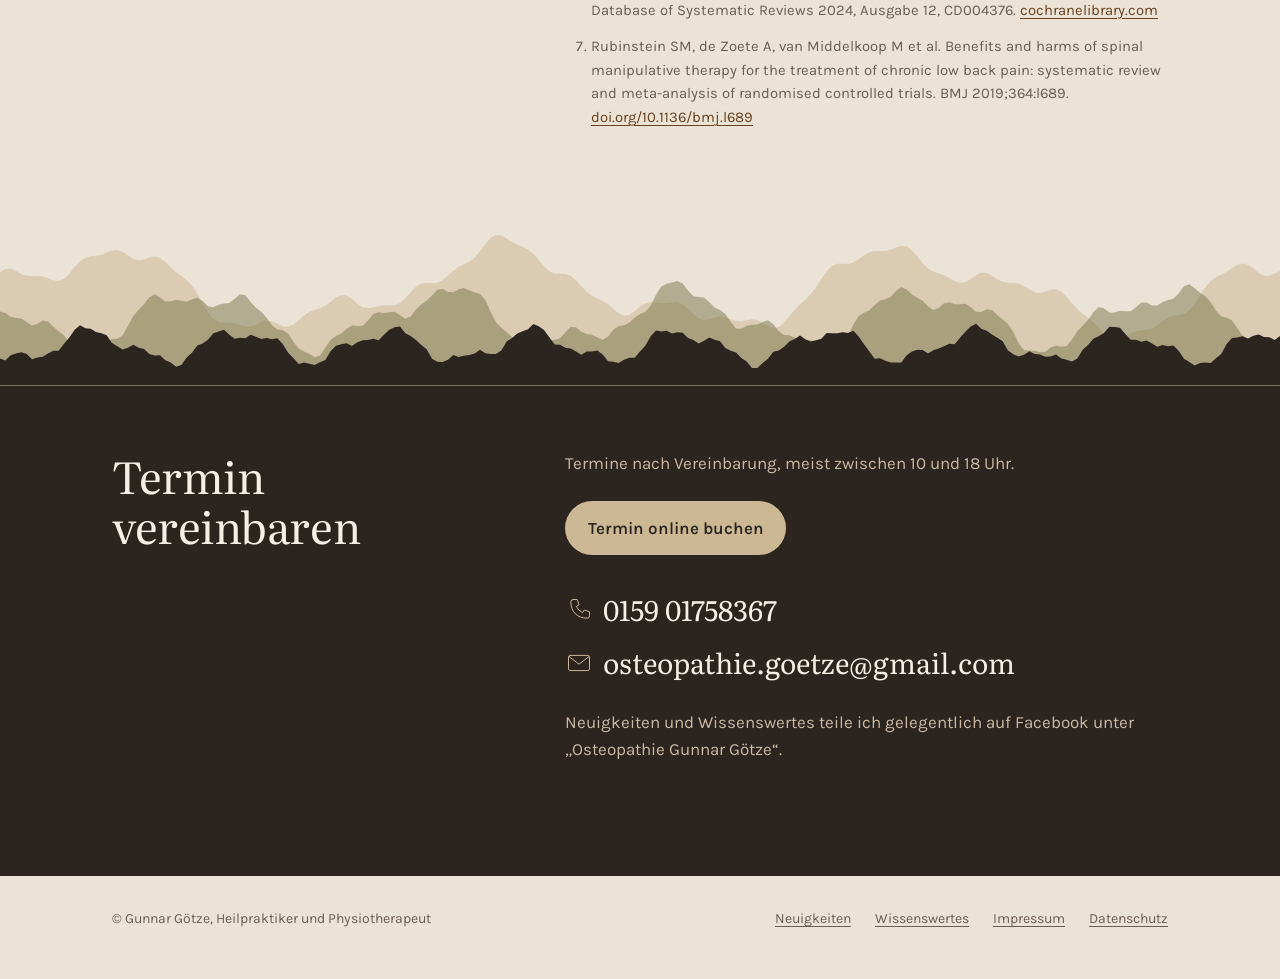
<file: physiotherapie.html>
<!doctype html>
<html lang="de">
<head>
<meta charset="utf-8">
<meta name="viewport" content="width=device-width, initial-scale=1">
<meta name="robots" content="noindex, nofollow">
<title>Physiotherapie – Gunnar Götze</title>
<meta name="description" content="Herkunft der Physiotherapie, Studienlage und Grenzen.">
<link rel="stylesheet" href="assets/style.css?v=10">
</head>
<body>
<svg width="0" height="0" style="position:absolute" aria-hidden="true" focusable="false">
  <symbol id="i-stones" viewBox="0 0 48 48"><ellipse cx="24" cy="38" rx="15" ry="5.5"/><ellipse cx="24" cy="26.5" rx="10.5" ry="4.5"/><ellipse cx="24" cy="16.5" rx="6.5" ry="3.5"/><path d="M24 9.5c0-2.5 1.5-4.5 4-5.5"/></symbol>
  <symbol id="i-spine" viewBox="0 0 48 48"><path d="M22 5h6M21 12h7M20.5 19h7.5M21 26h7M22 33h6.5M23 40h5"/><path d="M25 5c-2 7-3 14-1.5 21s1.5 11 1 14" opacity=".5"/></symbol>
  <symbol id="i-taiji" viewBox="0 0 48 48"><circle cx="24" cy="24" r="17"/><path d="M24 7a8.5 8.5 0 0 1 0 17a8.5 8.5 0 0 0 0 17"/><circle cx="24" cy="15.5" r="1.6"/><circle cx="24" cy="32.5" r="1.6"/></symbol>
  <symbol id="i-drop" viewBox="0 0 48 48"><path d="M24 6c6 9 10 14 10 20a10 10 0 0 1-20 0c0-6 4-11 10-20z"/><path d="M8 42c4-2 8-2 12 0s8 2 12 0 8-2 8-2" opacity=".6"/></symbol>
  <symbol id="i-bus" viewBox="0 0 48 48"><rect x="10" y="8" width="28" height="28" rx="4"/><path d="M10 24h28M15 36v4M33 36v4"/><circle cx="16" cy="30" r="1.5"/><circle cx="32" cy="30" r="1.5"/></symbol>
  <symbol id="i-train" viewBox="0 0 48 48"><rect x="13" y="6" width="22" height="28" rx="6"/><path d="M13 20h22M18 42l4-8M30 42l-4-8M16 42h16"/><circle cx="19" cy="27" r="1.5"/><circle cx="29" cy="27" r="1.5"/></symbol>
  <symbol id="i-car" viewBox="0 0 48 48"><path d="M7 30v-5l4-9h26l4 9v5z"/><path d="M7 30v5M41 30v5M11 25h26"/><circle cx="15" cy="30" r="2"/><circle cx="33" cy="30" r="2"/></symbol>
  <symbol id="i-phone" viewBox="0 0 48 48"><path d="M14 6h7l3 9-4.5 3a22 22 0 0 0 10.5 10.5l3-4.5 9 3v7a4 4 0 0 1-4 4C21 38 10 27 10 10a4 4 0 0 1 4-4z"/></symbol>
  <symbol id="i-mail" viewBox="0 0 48 48"><rect x="6" y="11" width="36" height="26" rx="3"/><path d="M7 13l17 13 17-13"/></symbol>
  <symbol id="i-doc" viewBox="0 0 48 48"><path d="M12 5h17l9 9v29H12z"/><path d="M29 5v9h9M24 21v14M18 29l6 6 6-6"/></symbol>
</svg>
<a class="skip" href="#inhalt">Zum Inhalt springen</a>
<div class="preview-bar">Vorschau der neuen Website – noch nicht veröffentlicht. Gestrichelt umrandete Kästen sind offene Punkte.</div>
<header class="site-head">
  <div class="wrap">
    <a class="brand" href="./"><span class="seal" aria-hidden="true">GG</span><span><strong>Gunnar Götze</strong><span class="brand-sub">Osteopathie &amp; Physiotherapie</span></span></a>
    <nav class="nav" aria-label="Hauptnavigation"><ul><li><a href="./">Startseite</a></li></ul></nav>
  </div>
</header>

<main id="inhalt">
<section class="hero sub-hero" aria-labelledby="pt-titel">
  <div class="wrap">
    <p class="place"><a href="./">Startseite</a> / Wissenswertes</p>
    <h1 id="pt-titel">Physiotherapie</h1>
    <p class="lead">Behandlung durch Bewegung, Übung und gezielte Handgriffe. Hier lesen Sie, woher sie kommt, was gut belegt ist und wie groß die Effekte realistisch sind.</p>
    <nav class="topic-nav" aria-label="Wissenswertes"><ul><li><a href="osteopathie.html">Osteopathie</a></li><li><a href="physiotherapie.html" aria-current="page">Physiotherapie</a></li><li><a href="heilkunde.html">Heilkunde</a></li><li><a href="tai-chi-qigong.html">Tai Chi &amp; Qigong</a></li></ul></nav>
  </div>
</section>

<section id="herkunft" class="surface" aria-labelledby="herkunft-titel">
  <div class="wrap split">
    <header><h2 id="herkunft-titel">Herkunft</h2></header>
    <div>
      <p>Die moderne Physiotherapie hat eine ihrer wichtigsten Wurzeln in Schweden. Pehr Henrik Ling (1776–1839) entwickelte dort ein System von Leibesübungen, zu dem auch eine medizinische Gymnastik zur Behandlung von Beschwerden gehörte.</p>
      <dl class="timeline">
        <div><dt>1813</dt><dd>Gründung des Königlichen Zentralinstituts für Gymnastik in Stockholm unter Lings Leitung <a class="ref" href="#q1">[1]</a></dd></div>
        <div><dt>ab 1830er</dt><dd>Die schwedische Gymnastik verbreitet sich international, vor allem über ihre medizinische Form <a class="ref" href="#q1">[1]</a></dd></div>
        <div><dt>1994</dt><dd>In Deutschland regelt das Masseur- und Physiotherapeutengesetz die Ausbildung und den Beruf <a class="ref" href="#q2">[2]</a></dd></div>
      </dl>
      <p style="margin-top:1.5rem">Physiotherapeuten behandeln in Deutschland grundsätzlich auf ärztliche Verordnung. Wer ohne Verordnung direkt behandeln möchte, braucht zusätzlich eine Heilpraktikererlaubnis. <a class="ref" href="#q3">[3]</a></p>
    </div>
  </div>
</section>

<section id="forschung" aria-labelledby="forschung-titel">
  <div class="wrap">
    <div class="split">
      <header><h2 id="forschung-titel">Was die Forschung zeigt</h2></header>
      <div><p>Physiotherapie umfasst viele Verfahren. Am besten untersucht ist die aktive Übungstherapie.</p></div>
    </div>
    <div class="evidence">
      <article>
        <h3>Chronische Kreuzschmerzen</h3>
        <p>Eine Cochrane-Übersicht über 249 Studien mit gut 24.000 Teilnehmenden zeigt: Übungstherapie senkt Schmerzen gegenüber keiner Behandlung um etwa 15 von 100 Punkten, ein klinisch bedeutsamer Effekt bei mittlerer Aussagesicherheit. Die Verbesserung der Funktion fiel kleiner aus. <a class="ref" href="#q4">[4]</a></p>
      </article>
      <article>
        <h3>Empfehlung der Leitlinie</h3>
        <p>Die deutsche Nationale VersorgungsLeitlinie zu nicht-spezifischen Kreuzschmerzen empfiehlt Bewegungstherapie in Verbindung mit Aufklärung und Schulung ausdrücklich als Basis der Behandlung bei länger anhaltenden Beschwerden. Bettruhe und Schonung empfiehlt sie nicht. <a class="ref" href="#q5">[5]</a></p>
      </article>
      <article>
        <h3>Kniearthrose</h3>
        <p>Eine Cochrane-Übersicht von 2024 über 139 Studien fand, dass Übungstherapie Schmerzen und Funktion kurzfristig wahrscheinlich verbessert. Ob die Verbesserung groß genug ist, um im Alltag deutlich spürbar zu sein, ist nach Ansicht der Autoren allerdings unsicher. <a class="ref" href="#q6">[6]</a></p>
      </article>
      <article>
        <h3>Manuelle Therapie</h3>
        <p>Eine Übersicht über 47 Studien zu Wirbelsäulenmanipulation bei chronischen Kreuzschmerzen kam zu dem Ergebnis, dass sie ähnlich wirkt wie andere empfohlene Behandlungen. Nebenwirkungen waren meist leicht bis mäßig, vorübergehend und betrafen vor allem Muskeln und Gelenke. <a class="ref" href="#q7">[7]</a></p>
      </article>
    </div>
  </div>
</section>

<section id="grenzen" class="surface" aria-labelledby="grenzen-titel">
  <div class="wrap split">
    <header><h2 id="grenzen-titel">Wo die Grenzen liegen</h2></header>
    <div>
      <p>Die Effekte sind in vielen Studien klein bis mittel. Im Vergleich mit anderen konservativen Behandlungen wie Schulung oder manueller Therapie schneidet Übungstherapie bei Kreuzschmerzen nur wenig und nicht klinisch bedeutsam besser ab. <a class="ref" href="#q4">[4]</a></p>
      <p>Viele Studien sind klein und lassen sich kaum verblinden, weil Behandelte wissen, ob sie üben oder nicht. Für viele einzelne Heilmittel, besonders für rein passive Anwendungen, ist die Evidenz sehr unsicher. <a class="ref" href="#q5">[5]</a></p>
      <p>Für mich folgt daraus: Physiotherapie wirkt am besten, wenn Sie selbst aktiv werden. Ich zeige Ihnen deshalb Übungen, die Sie zu Hause weiterführen können.</p>
    </div>
  </div>
</section>

<section id="quellen" aria-labelledby="quellen-titel">
  <div class="wrap split">
    <header><h2 id="quellen-titel">Quellen</h2></header>
    <div>
      <ol class="sources">
        <li id="q1">history.physio: Royal Central Institute for Gymnastics, abgerufen am 8. Oktober 2026. <a href="https://history.physio/royal-central-institute-for-gymnastics/" rel="noopener">history.physio</a></li>
        <li id="q2">Gesetz über die Berufe in der Physiotherapie (Masseur- und Physiotherapeutengesetz – MPhG) vom 26. Mai 1994. <a href="https://www.gesetze-im-internet.de/mphg/" rel="noopener">gesetze-im-internet.de/mphg</a></li>
        <li id="q3">Oberlandesgericht Düsseldorf, Urteil vom 8. September 2015, Az. I-20 U 236/13; zusammengefasst bei IWW Institut. <a href="https://www.iww.de/aaa/recht/berufsrecht-osteopathie-erfordert-heilpraktikererlaubnis-f90492" rel="noopener">iww.de</a></li>
        <li id="q4">Hayden JA et al. Exercise therapy for chronic low back pain. Cochrane Database of Systematic Reviews 2021, CD009790; zusammengefasst bei PEDro. <a href="https://pedro.org.au/english/systematic-review-found-that-exercise-reduces-pain-more-than-no-treatment-in-adults-with-chronic-non-specific-low-back-pain" rel="noopener">pedro.org.au</a></li>
        <li id="q5">Braun, Ehrenbrusthoff. Beitrag im KVH-Journal 11/2024 im Auftrag des Netzwerks Evidenzbasierte Medizin, mit Bezug auf die Nationale VersorgungsLeitlinie Nicht-spezifischer Kreuzschmerz, 2. Auflage 2017. <a href="https://ebm-netzwerk.de/de/medien/pdf/ebm-11_24_kvh-journal_physiotherapie_1.pdf" rel="noopener">ebm-netzwerk.de (PDF)</a></li>
        <li id="q6">Lawford BJ, Hall M, Hinman RS et al. Exercise for osteoarthritis of the knee. Cochrane Database of Systematic Reviews 2024, Ausgabe 12, CD004376. <a href="https://cochranelibrary.com/cdsr/doi/10.1002/14651858.CD004376.pub4/information" rel="noopener">cochranelibrary.com</a></li>
        <li id="q7">Rubinstein SM, de Zoete A, van Middelkoop M et al. Benefits and harms of spinal manipulative therapy for the treatment of chronic low back pain: systematic review and meta-analysis of randomised controlled trials. BMJ 2019;364:l689. <a href="https://doi.org/10.1136/bmj.l689" rel="noopener">doi.org/10.1136/bmj.l689</a></li>
      </ol>
    </div>
  </div>
</section>

<div class="mountain-band" aria-hidden="true"><svg class="mountains" viewBox="0 0 1440 260" preserveAspectRatio="none" focusable="false"><path d="M0 260 L0 68.2 L6 62.7 L12 62.2 L18 65.9 L24 70.9 L30 74.2 L36 75.0 L42 74.6 L48 75.3 L54 78.1 L60 81.7 L66 83.0 L72 79.3 L78 70.6 L84 59.4 L90 49.5 L96 43.5 L102 41.1 L108 40.2 L114 38.3 L120 34.8 L126 31.4 L132 30.6 L138 33.8 L144 39.9 L150 45.6 L156 48.1 L162 46.6 L168 43.3 L174 41.6 L180 44.1 L186 50.8 L192 59.5 L198 67.7 L204 74.5 L210 81.4 L216 90.9 L222 104.4 L228 120.5 L234 135.8 L240 146.9 L246 152.2 L252 153.2 L258 153.1 L264 154.5 L270 157.4 L276 160.1 L282 160.1 L288 156.9 L294 152.5 L300 149.8 L306 150.9 L312 155.1 L318 159.4 L324 160.5 L330 156.7 L336 149.3 L342 141.4 L348 135.5 L354 132.0 L360 129.1 L366 124.7 L372 118.0 L378 110.9 L384 106.7 L390 107.7 L396 113.5 L402 121.3 L408 127.2 L414 129.2 L420 127.8 L426 125.4 L432 124.2 L438 124.4 L444 123.9 L450 120.1 L456 112.1 L462 101.8 L468 92.5 L474 87.2 L480 86.0 L486 86.7 L492 85.8 L498 81.2 L504 73.7 L510 65.5 L516 59.0 L522 54.5 L528 50.0 L534 43.1 L540 32.6 L546 20.5 L552 10.2 L558 5.1 L564 6.1 L570 11.1 L576 17.0 L582 21.6 L588 25.2 L594 29.7 L600 37.2 L606 47.5 L612 58.4 L618 66.6 L624 70.3 L630 70.7 L636 70.9 L642 74.2 L648 81.7 L654 91.7 L660 101.1 L666 108.0 L672 112.4 L678 116.5 L684 122.3 L690 130.2 L696 137.7 L702 141.7 L708 140.1 L714 133.8 L720 126.0 L726 120.4 L732 118.5 L738 119.4 L744 120.6 L750 120.3 L756 118.9 L762 118.7 L768 122.2 L774 129.8 L780 139.0 L786 146.4 L792 149.3 L798 147.8 L804 144.7 L810 143.0 L816 144.3 L822 147.7 L828 150.6 L834 151.0 L840 149.3 L846 147.8 L852 149.0 L858 153.6 L864 159.4 L870 162.8 L876 161.0 L882 153.5 L888 142.7 L894 131.8 L900 122.6 L906 114.6 L912 105.4 L918 93.6 L924 79.7 L930 66.5 L936 57.4 L942 53.6 L948 53.6 L954 54.0 L960 51.8 L966 46.3 L972 39.5 L978 34.2 L984 32.0 L990 32.1 L996 32.1 L1002 30.1 L1008 26.2 L1014 23.2 L1020 24.1 L1026 30.7 L1032 41.5 L1038 53.1 L1044 62.1 L1050 67.3 L1056 70.3 L1062 73.3 L1068 77.8 L1074 82.9 L1080 85.9 L1086 84.8 L1092 79.6 L1098 73.1 L1104 69.0 L1110 69.6 L1116 74.2 L1122 80.2 L1128 84.4 L1134 85.9 L1140 86.0 L1146 87.3 L1152 91.3 L1158 97.1 L1164 101.9 L1170 103.4 L1176 101.2 L1182 97.9 L1188 97.0 L1194 101.1 L1200 109.9 L1206 120.7 L1212 130.7 L1218 138.4 L1224 144.8 L1230 152.3 L1236 162.1 L1242 173.0 L1248 181.9 L1254 185.8 L1260 183.7 L1266 177.7 L1272 171.4 L1278 167.6 L1284 166.4 L1290 165.9 L1296 163.4 L1302 157.9 L1308 150.8 L1314 144.7 L1320 141.5 L1326 140.4 L1332 138.4 L1338 132.5 L1344 121.6 L1350 107.4 L1356 93.5 L1362 82.9 L1368 76.2 L1374 71.8 L1380 67.1 L1386 61.4 L1392 55.8 L1398 53.3 L1404 55.5 L1410 61.9 L1416 69.3 L1422 73.9 L1428 74.0 L1434 70.4 L1440 66.1 L1440 260 Z"/><path d="M0 260 L0 134.4 L6 137.1 L12 143.6 L18 145.7 L24 146.4 L30 152.2 L36 158.2 L42 155.9 L48 149.9 L54 151.5 L60 160.4 L66 168.2 L72 174.8 L78 187.0 L84 201.4 L90 206.8 L96 202.3 L102 198.3 L108 198.1 L114 194.4 L120 185.9 L126 181.0 L132 180.6 L138 174.7 L144 158.7 L150 142.2 L156 131.7 L162 122.1 L168 110.6 L174 105.3 L180 110.8 L186 117.8 L192 117.5 L198 114.8 L204 116.4 L210 118.1 L216 114.2 L222 111.2 L228 117.0 L234 125.8 L240 127.3 L246 123.0 L252 121.2 L258 120.0 L264 113.1 L270 105.2 L276 107.2 L282 118.5 L288 128.4 L294 134.9 L300 145.0 L306 158.0 L312 165.0 L318 166.1 L324 172.0 L330 185.6 L336 197.4 L342 202.4 L348 206.6 L354 211.8 L360 209.3 L366 196.0 L372 182.2 L378 175.9 L384 171.7 L390 163.9 L396 158.2 L402 159.0 L408 158.7 L414 149.7 L420 139.0 L426 135.9 L432 137.3 L438 136.0 L444 135.1 L450 140.8 L456 146.9 L462 142.9 L468 131.2 L474 122.2 L480 116.5 L486 107.5 L492 97.8 L498 96.3 L504 101.4 L510 102.2 L516 96.9 L522 94.8 L528 99.0 L534 102.6 L540 104.9 L546 115.1 L552 134.8 L558 152.8 L564 162.1 L570 169.2 L576 178.1 L582 182.4 L588 178.8 L594 176.7 L600 182.7 L606 189.2 L612 188.1 L618 183.7 L624 182.5 L630 179.7 L636 169.9 L642 160.5 L648 161.4 L654 168.7 L660 172.6 L666 173.8 L672 178.5 L678 182.6 L684 177.2 L690 165.6 L696 159.0 L702 158.0 L708 153.6 L714 144.8 L720 138.9 L726 135.3 L732 124.5 L738 106.3 L744 92.2 L750 87.6 L756 85.6 L762 83.0 L768 87.0 L774 99.0 L780 108.6 L786 110.0 L792 111.0 L798 118.8 L804 127.6 L810 132.2 L816 138.7 L822 151.9 L828 163.3 L834 163.8 L840 158.7 L846 157.0 L852 156.7 L858 152.2 L864 149.2 L870 156.1 L876 168.1 L882 174.2 L888 174.8 L894 178.4 L900 184.3 L906 185.1 L912 183.0 L918 187.8 L924 198.4 L930 203.4 L936 199.4 L942 193.9 L948 188.5 L954 176.1 L960 156.8 L966 142.1 L972 136.8 L978 132.4 L984 123.4 L990 116.0 L996 114.0 L1002 109.9 L1008 99.8 L1014 93.0 L1020 97.2 L1026 106.0 L1032 111.2 L1038 116.2 L1044 125.6 L1050 132.3 L1056 128.5 L1062 120.6 L1068 119.1 L1074 122.2 L1080 122.1 L1086 121.3 L1092 127.0 L1098 135.0 L1104 135.6 L1110 130.9 L1116 131.9 L1122 140.3 L1128 148.3 L1134 155.6 L1140 169.5 L1146 188.3 L1152 200.0 L1158 201.2 L1164 201.1 L1170 203.7 L1176 202.5 L1182 195.7 L1188 192.0 L1194 194.4 L1200 193.1 L1206 181.9 L1212 168.0 L1218 158.5 L1224 149.0 L1230 135.7 L1236 127.0 L1242 129.6 L1248 136.1 L1254 136.3 L1260 133.4 L1266 134.0 L1272 134.1 L1278 127.3 L1284 119.2 L1290 119.4 L1296 124.6 L1302 124.3 L1308 118.7 L1314 115.3 L1320 113.0 L1326 104.1 L1332 92.0 L1338 88.5 L1344 95.3 L1350 103.0 L1356 108.7 L1362 118.9 L1368 133.5 L1374 142.9 L1380 145.0 L1386 150.0 L1392 163.0 L1398 175.9 L1404 183.3 L1410 190.8 L1416 201.1 L1422 205.0 L1428 197.1 L1434 186.1 L1440 181.2 L1440 260 Z"/><path d="M0 260 L0 214.1 L6 217.5 L12 208.7 L18 205.6 L24 203.4 L30 206.6 L36 215.3 L42 212.3 L48 211.2 L54 205.6 L60 201.2 L66 201.2 L72 189.2 L78 178.7 L84 165.4 L90 157.8 L96 162.9 L102 163.6 L108 169.3 L114 171.2 L120 174.9 L126 187.9 L132 193.2 L138 199.0 L144 195.9 L150 190.7 L156 195.8 L162 198.2 L168 206.5 L174 209.2 L180 208.8 L186 217.1 L192 221.1 L198 228.2 L204 225.2 L210 212.5 L216 204.3 L222 192.3 L228 188.7 L234 182.2 L240 171.2 L246 168.6 L252 165.5 L258 173.9 L264 180.6 L270 179.2 L276 179.8 L282 174.1 L288 177.4 L294 181.1 L300 179.3 L306 181.7 L312 179.8 L318 189.8 L324 204.1 L330 213.5 L336 223.3 L342 221.0 L348 222.9 L354 225.0 L360 220.6 L366 216.8 L372 201.5 L378 192.6 L384 190.0 L390 188.3 L396 192.8 L402 186.7 L408 183.4 L414 182.9 L420 180.7 L426 183.4 L432 174.0 L438 165.6 L444 161.3 L450 160.1 L456 171.4 L462 176.2 L468 182.8 L474 191.1 L480 198.4 L486 214.4 L492 219.7 L498 220.2 L504 216.4 L510 208.3 L516 211.4 L522 209.6 L528 208.2 L534 205.6 L540 199.4 L546 205.1 L552 206.5 L558 206.5 L564 200.8 L570 185.5 L576 179.5 L582 171.8 L588 168.0 L594 164.7 L600 155.8 L606 159.7 L612 165.8 L618 178.2 L624 190.4 L630 191.0 L636 196.1 L642 197.4 L648 202.3 L654 207.8 L660 202.3 L666 202.3 L672 200.8 L678 207.2 L684 218.6 L690 219.6 L696 221.7 L702 216.2 L708 213.0 L714 213.0 L720 202.1 L726 192.4 L732 176.4 L738 166.8 L744 168.3 L750 167.1 L756 171.7 L762 169.9 L768 170.6 L774 179.5 L780 182.7 L786 188.6 L792 184.1 L798 178.7 L804 182.2 L810 185.0 L816 196.3 L822 201.0 L828 203.9 L834 213.4 L840 219.2 L846 230.4 L852 230.4 L858 221.7 L864 214.4 L870 202.7 L876 200.8 L882 194.7 L888 185.3 L894 181.0 L900 175.0 L906 181.4 L912 185.3 L918 183.2 L924 180.8 L930 170.9 L936 171.2 L942 171.6 L948 169.7 L954 171.1 L960 167.3 L966 176.8 L972 190.0 L978 202.1 L984 214.4 L990 213.9 L996 218.1 L1002 221.1 L1008 220.8 L1014 220.9 L1020 208.5 L1026 202.1 L1032 199.3 L1038 199.6 L1044 205.7 L1050 200.3 L1056 197.2 L1062 193.3 L1068 189.2 L1074 190.2 L1080 178.9 L1086 168.9 L1092 159.8 L1098 155.3 L1104 163.9 L1110 167.0 L1116 173.5 L1122 179.1 L1128 185.1 L1134 200.7 L1140 206.8 L1146 210.7 L1152 207.9 L1158 201.7 L1164 206.5 L1170 207.2 L1176 211.0 L1182 210.9 L1188 207.2 L1194 214.1 L1200 216.3 L1206 219.3 L1212 214.3 L1218 199.3 L1224 191.4 L1230 180.8 L1236 176.6 L1242 171.1 L1248 160.5 L1254 160.7 L1260 162.0 L1266 172.6 L1272 182.4 L1278 182.2 L1284 185.6 L1290 183.8 L1296 188.8 L1302 194.4 L1308 191.4 L1314 193.4 L1320 192.2 L1326 201.0 L1332 214.5 L1338 220.0 L1344 226.1 L1350 221.9 L1356 221.0 L1362 221.9 L1368 213.7 L1374 206.3 L1380 189.7 L1386 179.6 L1392 178.5 L1398 176.3 L1404 180.3 L1410 175.6 L1416 173.7 L1422 177.7 L1428 178.2 L1434 182.8 L1440 176.0 L1440 260 Z"/></svg></div>

<section class="contact-block" aria-labelledby="kontakt-titel">
  <div class="wrap split">
    <header><h2 id="kontakt-titel">Termin vereinbaren</h2></header>
    <div>
      <p class="muted">Termine nach Vereinbarung, meist zwischen 10 und 18 Uhr.</p>
      <p style="margin-top:1.5rem"><a class="btn" style="background:var(--sand);color:var(--ink)" href="https://my.lemniscus.de/ot/24f0e28b-988a-4317-8907-98d3f3a59a79" rel="noopener">Termin online buchen</a></p>
      <div class="contact-lines">
        <a class="icon-row" href="tel:+4915901758367"><svg class="icon small" aria-hidden="true"><use href="#i-phone"/></svg>0159 01758367</a>
        <a class="icon-row" href="mailto:osteopathie.goetze@gmail.com?subject=Terminanfrage"><svg class="icon small" aria-hidden="true"><use href="#i-mail"/></svg>osteopathie.goetze@gmail.com</a>
      </div>
      <p class="muted" style="margin-top:1.5rem">Neuigkeiten und Wissenswertes teile ich gelegentlich auf Facebook unter „Osteopathie Gunnar Götze“.</p>
    </div>
  </div>
</section>

</main>

<footer class="site-foot">
  <div class="wrap">
    <span>© Gunnar Götze, Heilpraktiker und Physiotherapeut</span>
    <ul>
      <li><a href="aktuelles.html">Neuigkeiten</a></li>
      <li><a href="osteopathie.html">Wissenswertes</a></li>
      <li><a href="impressum.html">Impressum</a></li>
      <li><a href="datenschutz.html">Datenschutz</a></li>
    </ul>
  </div>
</footer>
</body>
</html>
</file>
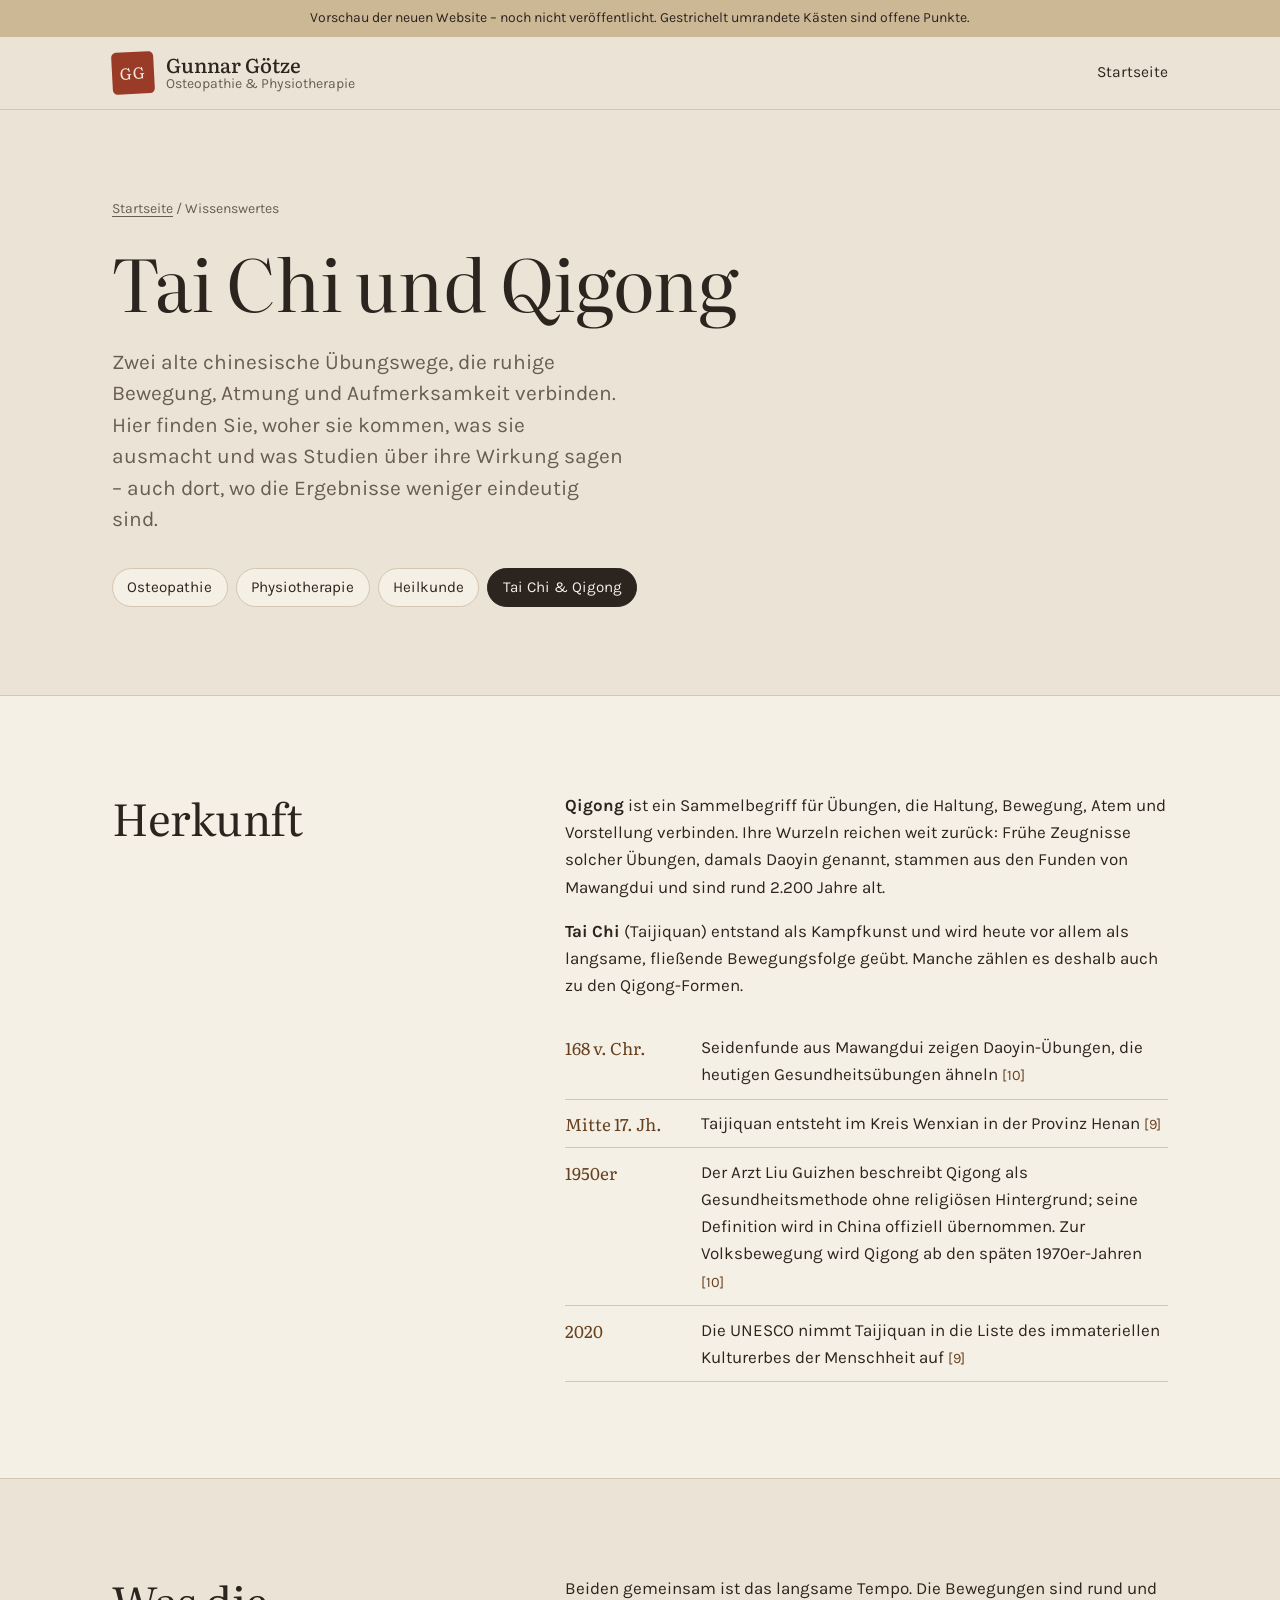
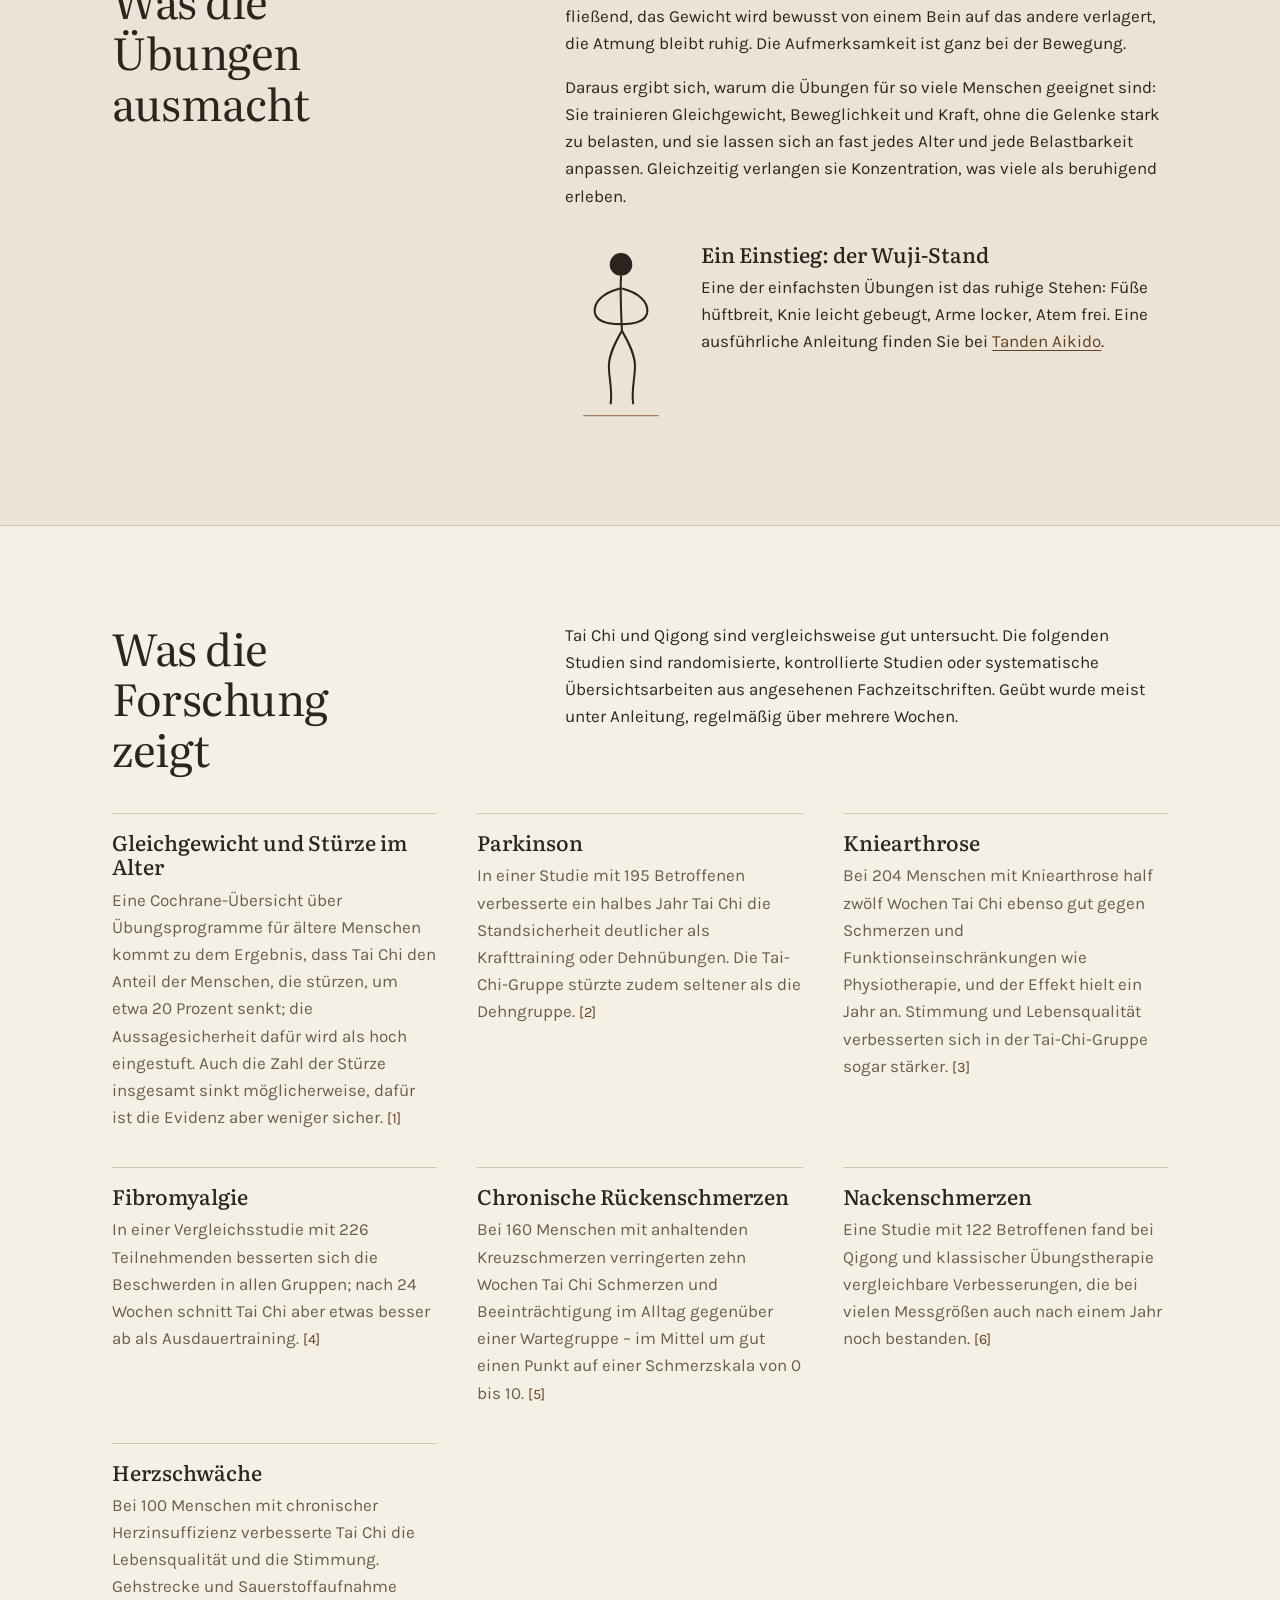
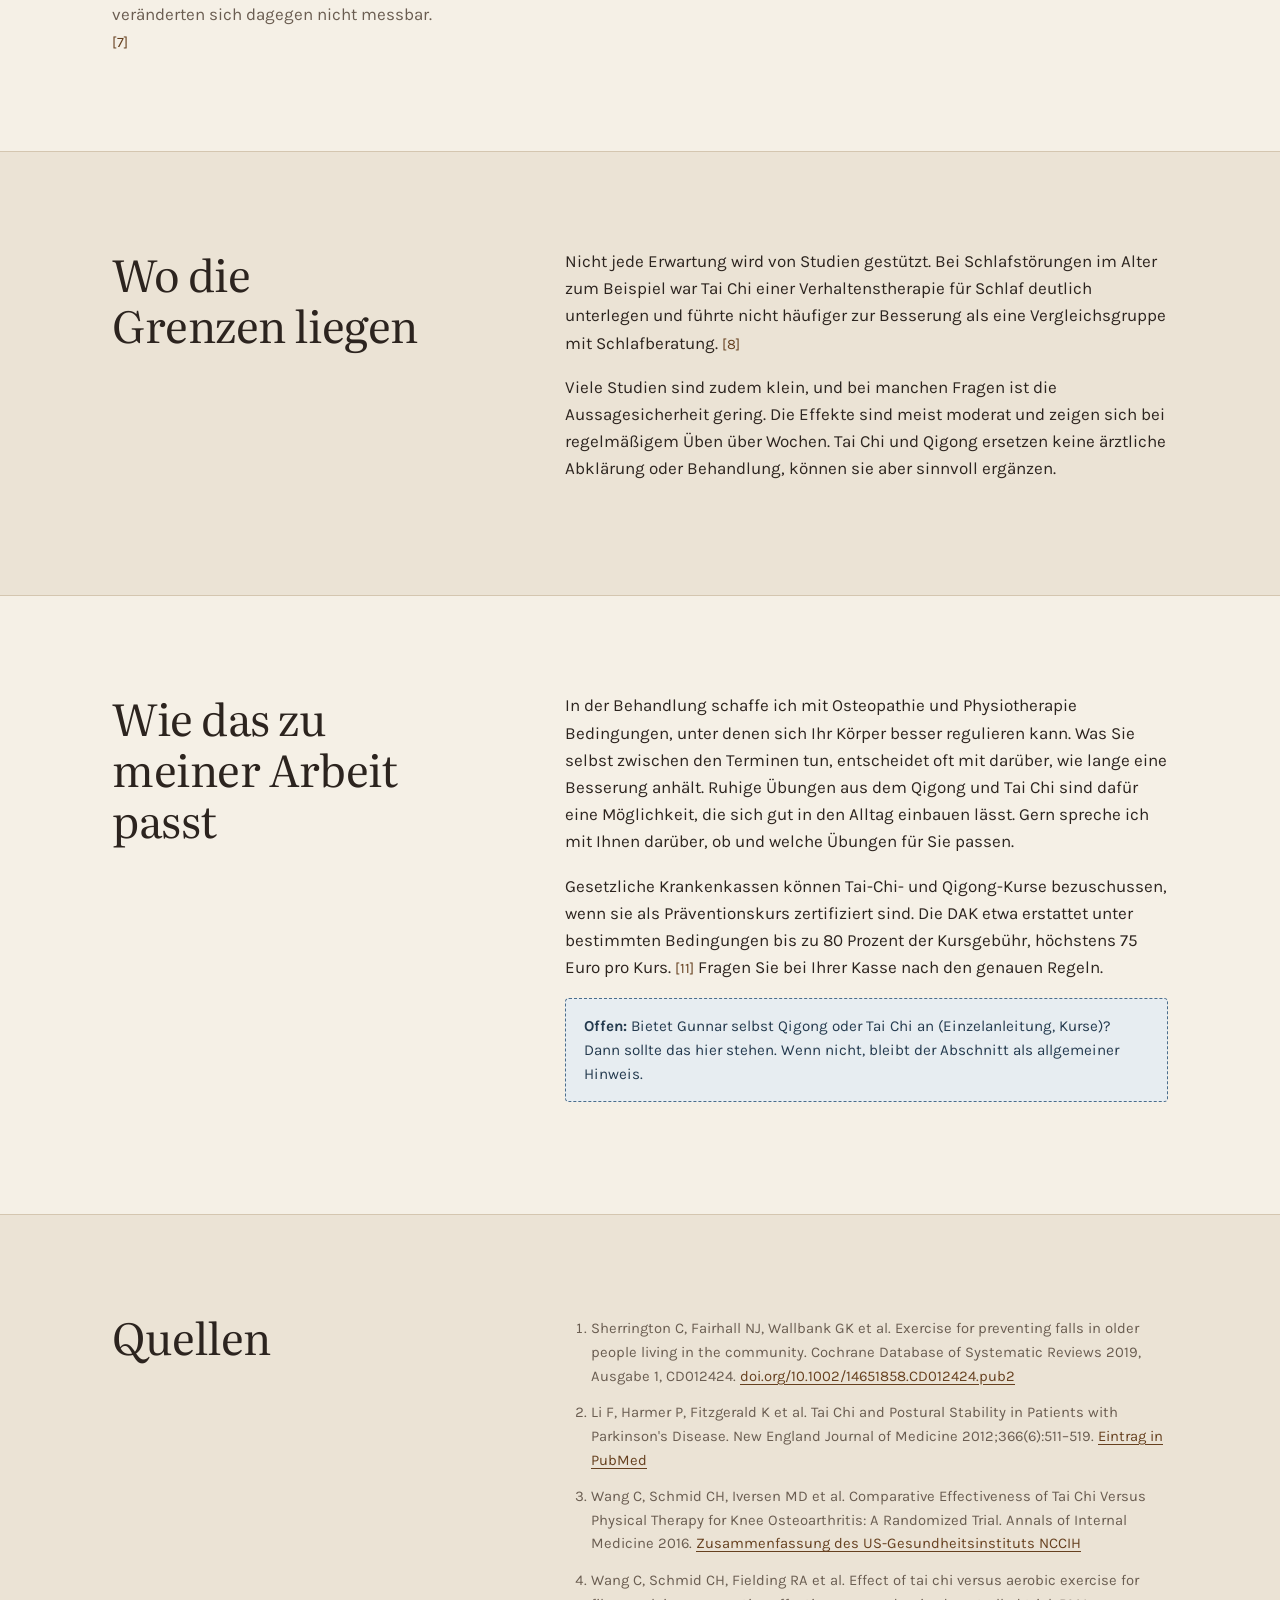
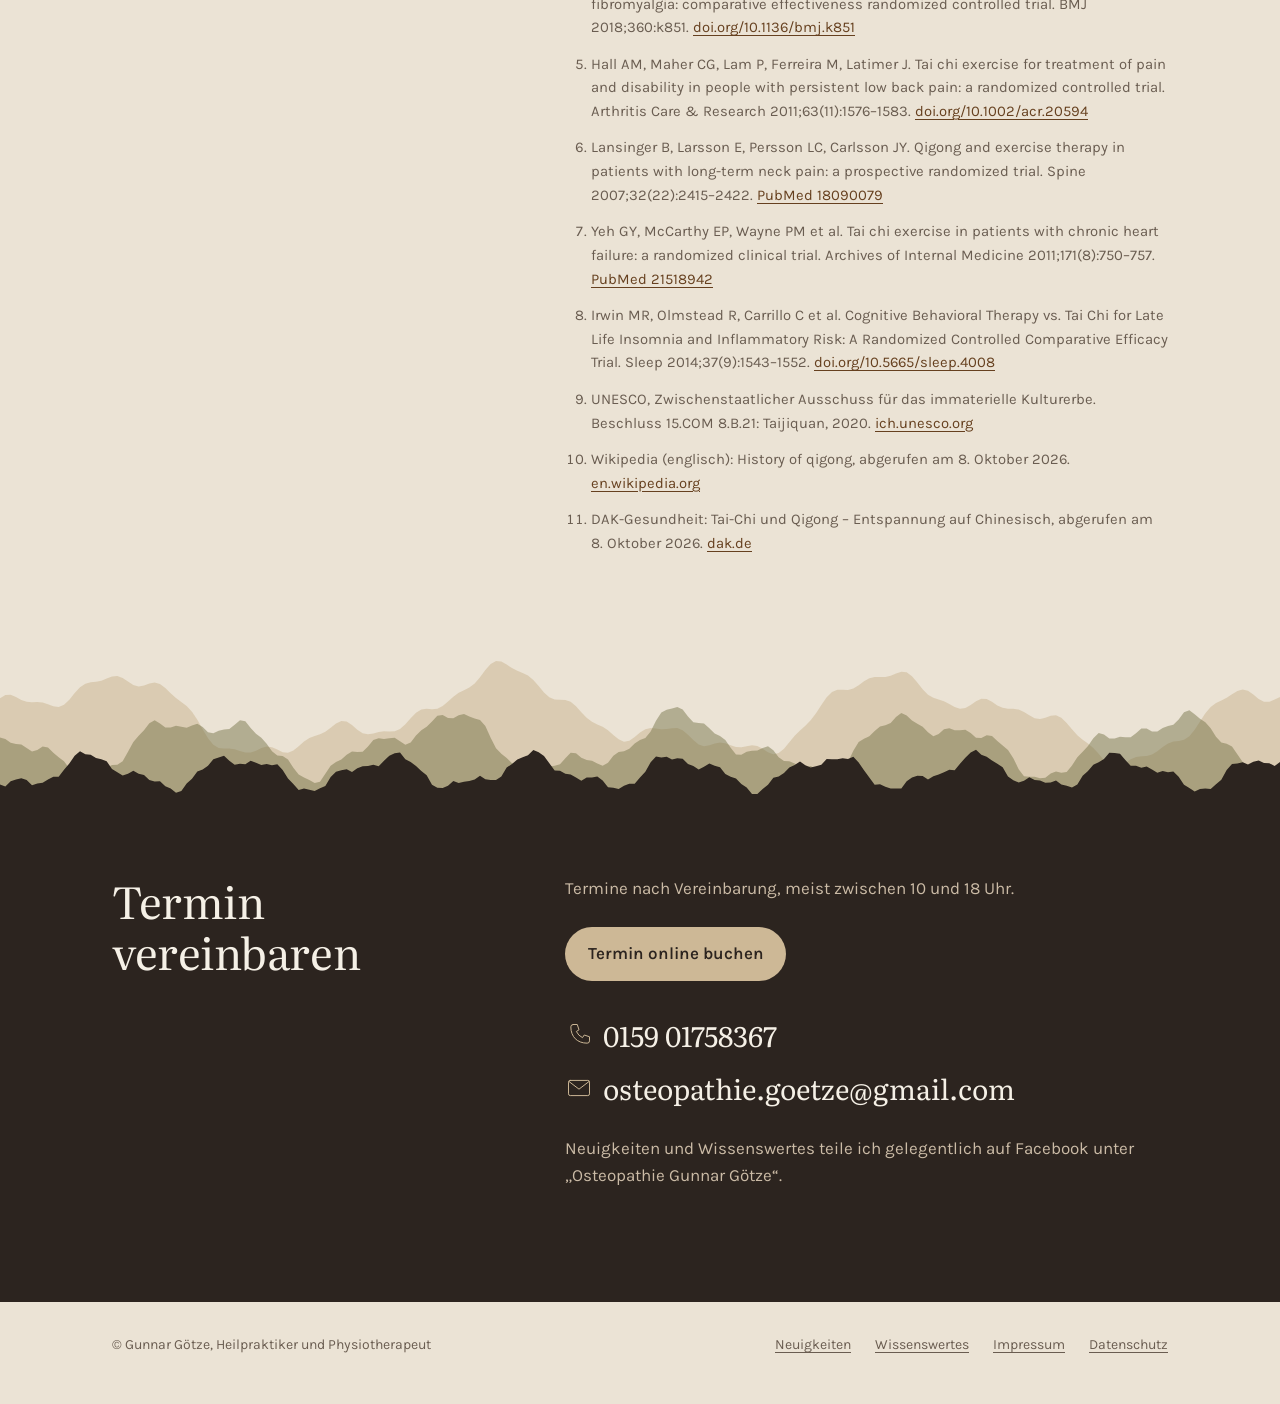
<file: tai-chi-qigong.html>
<!doctype html>
<html lang="de">
<head>
<meta charset="utf-8">
<meta name="viewport" content="width=device-width, initial-scale=1">
<meta name="robots" content="noindex, nofollow">
<title>Tai Chi und Qigong – Gunnar Götze</title>
<meta name="description" content="Herkunft von Tai Chi und Qigong, was die Übungen ausmacht und was wissenschaftliche Studien über ihre Wirkung zeigen.">
<link rel="stylesheet" href="assets/style.css?v=10">
</head>
<body>
<svg width="0" height="0" style="position:absolute" aria-hidden="true" focusable="false">
  <symbol id="i-stones" viewBox="0 0 48 48"><ellipse cx="24" cy="38" rx="15" ry="5.5"/><ellipse cx="24" cy="26.5" rx="10.5" ry="4.5"/><ellipse cx="24" cy="16.5" rx="6.5" ry="3.5"/><path d="M24 9.5c0-2.5 1.5-4.5 4-5.5"/></symbol>
  <symbol id="i-spine" viewBox="0 0 48 48"><path d="M22 5h6M21 12h7M20.5 19h7.5M21 26h7M22 33h6.5M23 40h5"/><path d="M25 5c-2 7-3 14-1.5 21s1.5 11 1 14" opacity=".5"/></symbol>
  <symbol id="i-taiji" viewBox="0 0 48 48"><circle cx="24" cy="24" r="17"/><path d="M24 7a8.5 8.5 0 0 1 0 17a8.5 8.5 0 0 0 0 17"/><circle cx="24" cy="15.5" r="1.6"/><circle cx="24" cy="32.5" r="1.6"/></symbol>
  <symbol id="i-drop" viewBox="0 0 48 48"><path d="M24 6c6 9 10 14 10 20a10 10 0 0 1-20 0c0-6 4-11 10-20z"/><path d="M8 42c4-2 8-2 12 0s8 2 12 0 8-2 8-2" opacity=".6"/></symbol>
  <symbol id="i-bus" viewBox="0 0 48 48"><rect x="10" y="8" width="28" height="28" rx="4"/><path d="M10 24h28M15 36v4M33 36v4"/><circle cx="16" cy="30" r="1.5"/><circle cx="32" cy="30" r="1.5"/></symbol>
  <symbol id="i-train" viewBox="0 0 48 48"><rect x="13" y="6" width="22" height="28" rx="6"/><path d="M13 20h22M18 42l4-8M30 42l-4-8M16 42h16"/><circle cx="19" cy="27" r="1.5"/><circle cx="29" cy="27" r="1.5"/></symbol>
  <symbol id="i-car" viewBox="0 0 48 48"><path d="M7 30v-5l4-9h26l4 9v5z"/><path d="M7 30v5M41 30v5M11 25h26"/><circle cx="15" cy="30" r="2"/><circle cx="33" cy="30" r="2"/></symbol>
  <symbol id="i-phone" viewBox="0 0 48 48"><path d="M14 6h7l3 9-4.5 3a22 22 0 0 0 10.5 10.5l3-4.5 9 3v7a4 4 0 0 1-4 4C21 38 10 27 10 10a4 4 0 0 1 4-4z"/></symbol>
  <symbol id="i-mail" viewBox="0 0 48 48"><rect x="6" y="11" width="36" height="26" rx="3"/><path d="M7 13l17 13 17-13"/></symbol>
  <symbol id="i-doc" viewBox="0 0 48 48"><path d="M12 5h17l9 9v29H12z"/><path d="M29 5v9h9M24 21v14M18 29l6 6 6-6"/></symbol>
</svg>
<a class="skip" href="#inhalt">Zum Inhalt springen</a>
<div class="preview-bar">Vorschau der neuen Website – noch nicht veröffentlicht. Gestrichelt umrandete Kästen sind offene Punkte.</div>
<header class="site-head">
  <div class="wrap">
    <a class="brand" href="./"><span class="seal" aria-hidden="true">GG</span><span><strong>Gunnar Götze</strong><span class="brand-sub">Osteopathie &amp; Physiotherapie</span></span></a>
    <nav class="nav" aria-label="Hauptnavigation"><ul><li><a href="./">Startseite</a></li></ul></nav>
  </div>
</header>

<main id="inhalt">
<section class="hero sub-hero" aria-labelledby="tq-titel">
  <div class="wrap">
    <p class="place"><a href="./">Startseite</a> / Wissenswertes</p>
    <h1 id="tq-titel">Tai Chi und Qigong</h1>
    <p class="lead">Zwei alte chinesische Übungswege, die ruhige Bewegung, Atmung und Aufmerksamkeit verbinden. Hier finden Sie, woher sie kommen, was sie ausmacht und was Studien über ihre Wirkung sagen – auch dort, wo die Ergebnisse weniger eindeutig sind.</p>
    <nav class="topic-nav" aria-label="Wissenswertes"><ul><li><a href="osteopathie.html">Osteopathie</a></li><li><a href="physiotherapie.html">Physiotherapie</a></li><li><a href="heilkunde.html">Heilkunde</a></li><li><a href="tai-chi-qigong.html" aria-current="page">Tai Chi &amp; Qigong</a></li></ul></nav>
  </div>
</section>

<section id="herkunft" class="surface" aria-labelledby="herkunft-titel">
  <div class="wrap split">
    <header><h2 id="herkunft-titel">Herkunft</h2></header>
    <div>
      <p><strong>Qigong</strong> ist ein Sammelbegriff für Übungen, die Haltung, Bewegung, Atem und Vorstellung verbinden. Ihre Wurzeln reichen weit zurück: Frühe Zeugnisse solcher Übungen, damals Daoyin genannt, stammen aus den Funden von Mawangdui und sind rund 2.200 Jahre alt.</p>
      <p><strong>Tai Chi</strong> (Taijiquan) entstand als Kampfkunst und wird heute vor allem als langsame, fließende Bewegungsfolge geübt. Manche zählen es deshalb auch zu den Qigong-Formen.</p>
      <dl class="timeline">
        <div><dt>168 v. Chr.</dt><dd>Seidenfunde aus Mawangdui zeigen Daoyin-Übungen, die heutigen Gesundheitsübungen ähneln <a class="ref" href="#q10">[10]</a></dd></div>
        <div><dt>Mitte 17. Jh.</dt><dd>Taijiquan entsteht im Kreis Wenxian in der Provinz Henan <a class="ref" href="#q9">[9]</a></dd></div>
        <div><dt>1950er</dt><dd>Der Arzt Liu Guizhen beschreibt Qigong als Gesundheitsmethode ohne religiösen Hintergrund; seine Definition wird in China offiziell übernommen. Zur Volksbewegung wird Qigong ab den späten 1970er-Jahren <a class="ref" href="#q10">[10]</a></dd></div>
        <div><dt>2020</dt><dd>Die UNESCO nimmt Taijiquan in die Liste des immateriellen Kulturerbes der Menschheit auf <a class="ref" href="#q9">[9]</a></dd></div>
      </dl>
    </div>
  </div>
</section>

<section id="prinzip" aria-labelledby="prinzip-titel">
  <div class="wrap split">
    <header><h2 id="prinzip-titel">Was die Übungen ausmacht</h2></header>
    <div>
      <p>Beiden gemeinsam ist das langsame Tempo. Die Bewegungen sind rund und fließend, das Gewicht wird bewusst von einem Bein auf das andere verlagert, die Atmung bleibt ruhig. Die Aufmerksamkeit ist ganz bei der Bewegung.</p>
      <p>Daraus ergibt sich, warum die Übungen für so viele Menschen geeignet sind: Sie trainieren Gleichgewicht, Beweglichkeit und Kraft, ohne die Gelenke stark zu belasten, und sie lassen sich an fast jedes Alter und jede Belastbarkeit anpassen. Gleichzeitig verlangen sie Konzentration, was viele als beruhigend erleben.</p>
      <div class="practice" style="margin-top:2rem">
        <svg class="figure" viewBox="0 0 120 200" role="img" aria-label="Figur im Wuji-Stand">
          <circle class="head" cx="60" cy="24" r="11"/>
          <path d="M60 37c-1 18 0 38 1 58"/>
          <path d="M58 50c-16 4-28 14-26 26 2 9 14 12 28 12 14 0 26-3 28-12 2-12-10-22-26-26"/>
          <path d="M61 95c-8 14-14 26-14 38s4 26 2 40M61 95c8 14 14 26 14 38s-4 26-2 40"/>
          <path class="ground" d="M20 186h80"/>
        </svg>
        <div>
          <h3>Ein Einstieg: der Wuji-Stand</h3>
          <p style="margin-top:.5rem">Eine der einfachsten Übungen ist das ruhige Stehen: Füße hüftbreit, Knie leicht gebeugt, Arme locker, Atem frei. Eine ausführliche Anleitung finden Sie bei <a href="https://www.tanden-aikido.de/wuji-stand-qigong-im-alltag/" rel="noopener">Tanden Aikido</a>.</p>
        </div>
      </div>
    </div>
  </div>
</section>

<section id="forschung" class="surface" aria-labelledby="forschung-titel">
  <div class="wrap">
    <div class="split">
      <header><h2 id="forschung-titel">Was die Forschung zeigt</h2></header>
      <div>
        <p>Tai Chi und Qigong sind vergleichsweise gut untersucht. Die folgenden Studien sind randomisierte, kontrollierte Studien oder systematische Übersichtsarbeiten aus angesehenen Fachzeitschriften. Geübt wurde meist unter Anleitung, regelmäßig über mehrere Wochen.</p>
      </div>
    </div>
    <div class="evidence">
      <article>
        <h3>Gleichgewicht und Stürze im Alter</h3>
        <p>Eine Cochrane-Übersicht über Übungsprogramme für ältere Menschen kommt zu dem Ergebnis, dass Tai Chi den Anteil der Menschen, die stürzen, um etwa 20 Prozent senkt; die Aussagesicherheit dafür wird als hoch eingestuft. Auch die Zahl der Stürze insgesamt sinkt möglicherweise, dafür ist die Evidenz aber weniger sicher. <a class="ref" href="#q1">[1]</a></p>
      </article>
      <article>
        <h3>Parkinson</h3>
        <p>In einer Studie mit 195 Betroffenen verbesserte ein halbes Jahr Tai Chi die Standsicherheit deutlicher als Krafttraining oder Dehnübungen. Die Tai-Chi-Gruppe stürzte zudem seltener als die Dehngruppe. <a class="ref" href="#q2">[2]</a></p>
      </article>
      <article>
        <h3>Kniearthrose</h3>
        <p>Bei 204 Menschen mit Kniearthrose half zwölf Wochen Tai Chi ebenso gut gegen Schmerzen und Funktionseinschränkungen wie Physiotherapie, und der Effekt hielt ein Jahr an. Stimmung und Lebensqualität verbesserten sich in der Tai-Chi-Gruppe sogar stärker. <a class="ref" href="#q3">[3]</a></p>
      </article>
      <article>
        <h3>Fibromyalgie</h3>
        <p>In einer Vergleichsstudie mit 226 Teilnehmenden besserten sich die Beschwerden in allen Gruppen; nach 24 Wochen schnitt Tai Chi aber etwas besser ab als Ausdauertraining. <a class="ref" href="#q4">[4]</a></p>
      </article>
      <article>
        <h3>Chronische Rückenschmerzen</h3>
        <p>Bei 160 Menschen mit anhaltenden Kreuzschmerzen verringerten zehn Wochen Tai Chi Schmerzen und Beeinträchtigung im Alltag gegenüber einer Wartegruppe – im Mittel um gut einen Punkt auf einer Schmerzskala von 0 bis 10. <a class="ref" href="#q5">[5]</a></p>
      </article>
      <article>
        <h3>Nackenschmerzen</h3>
        <p>Eine Studie mit 122 Betroffenen fand bei Qigong und klassischer Übungstherapie vergleichbare Verbesserungen, die bei vielen Messgrößen auch nach einem Jahr noch bestanden. <a class="ref" href="#q6">[6]</a></p>
      </article>
      <article>
        <h3>Herzschwäche</h3>
        <p>Bei 100 Menschen mit chronischer Herzinsuffizienz verbesserte Tai Chi die Lebensqualität und die Stimmung. Gehstrecke und Sauerstoffaufnahme veränderten sich dagegen nicht messbar. <a class="ref" href="#q7">[7]</a></p>
      </article>
    </div>
  </div>
</section>

<section id="grenzen" aria-labelledby="grenzen-titel">
  <div class="wrap split">
    <header><h2 id="grenzen-titel">Wo die Grenzen liegen</h2></header>
    <div>
      <p>Nicht jede Erwartung wird von Studien gestützt. Bei Schlafstörungen im Alter zum Beispiel war Tai Chi einer Verhaltenstherapie für Schlaf deutlich unterlegen und führte nicht häufiger zur Besserung als eine Vergleichsgruppe mit Schlafberatung. <a class="ref" href="#q8">[8]</a></p>
      <p>Viele Studien sind zudem klein, und bei manchen Fragen ist die Aussagesicherheit gering. Die Effekte sind meist moderat und zeigen sich bei regelmäßigem Üben über Wochen. Tai Chi und Qigong ersetzen keine ärztliche Abklärung oder Behandlung, können sie aber sinnvoll ergänzen.</p>
    </div>
  </div>
</section>

<section id="praxisbezug" class="surface" aria-labelledby="praxisbezug-titel">
  <div class="wrap split">
    <header><h2 id="praxisbezug-titel">Wie das zu meiner Arbeit passt</h2></header>
    <div>
      <p>In der Behandlung schaffe ich mit Osteopathie und Physiotherapie Bedingungen, unter denen sich Ihr Körper besser regulieren kann. Was Sie selbst zwischen den Terminen tun, entscheidet oft mit darüber, wie lange eine Besserung anhält. Ruhige Übungen aus dem Qigong und Tai Chi sind dafür eine Möglichkeit, die sich gut in den Alltag einbauen lässt. Gern spreche ich mit Ihnen darüber, ob und welche Übungen für Sie passen.</p>
      <p>Gesetzliche Krankenkassen können Tai-Chi- und Qigong-Kurse bezuschussen, wenn sie als Präventionskurs zertifiziert sind. Die DAK etwa erstattet unter bestimmten Bedingungen bis zu 80 Prozent der Kursgebühr, höchstens 75 Euro pro Kurs. <a class="ref" href="#q11">[11]</a> Fragen Sie bei Ihrer Kasse nach den genauen Regeln.</p>
      <div class="open-point"><strong>Offen:</strong> Bietet Gunnar selbst Qigong oder Tai Chi an (Einzelanleitung, Kurse)? Dann sollte das hier stehen. Wenn nicht, bleibt der Abschnitt als allgemeiner Hinweis.</div>
    </div>
  </div>
</section>

<section id="quellen" aria-labelledby="quellen-titel">
  <div class="wrap split">
    <header><h2 id="quellen-titel">Quellen</h2></header>
    <div>
      <ol class="sources">
        <li id="q1">Sherrington C, Fairhall NJ, Wallbank GK et al. Exercise for preventing falls in older people living in the community. Cochrane Database of Systematic Reviews 2019, Ausgabe 1, CD012424. <a href="https://doi.org/10.1002/14651858.CD012424.pub2" rel="noopener">doi.org/10.1002/14651858.CD012424.pub2</a></li>
        <li id="q2">Li F, Harmer P, Fitzgerald K et al. Tai Chi and Postural Stability in Patients with Parkinson's Disease. New England Journal of Medicine 2012;366(6):511–519. <a href="https://pubmed.ncbi.nlm.nih.gov/?term=Tai+Chi+and+Postural+Stability+in+Patients+with+Parkinson%27s+Disease" rel="noopener">Eintrag in PubMed</a></li>
        <li id="q3">Wang C, Schmid CH, Iversen MD et al. Comparative Effectiveness of Tai Chi Versus Physical Therapy for Knee Osteoarthritis: A Randomized Trial. Annals of Internal Medicine 2016. <a href="https://nccih.nih.gov/research/results/spotlight/tai-chi-knee-osteoarthritis_2016" rel="noopener">Zusammenfassung des US-Gesundheitsinstituts NCCIH</a></li>
        <li id="q4">Wang C, Schmid CH, Fielding RA et al. Effect of tai chi versus aerobic exercise for fibromyalgia: comparative effectiveness randomized controlled trial. BMJ 2018;360:k851. <a href="https://doi.org/10.1136/bmj.k851" rel="noopener">doi.org/10.1136/bmj.k851</a></li>
        <li id="q5">Hall AM, Maher CG, Lam P, Ferreira M, Latimer J. Tai chi exercise for treatment of pain and disability in people with persistent low back pain: a randomized controlled trial. Arthritis Care &amp; Research 2011;63(11):1576–1583. <a href="https://doi.org/10.1002/acr.20594" rel="noopener">doi.org/10.1002/acr.20594</a></li>
        <li id="q6">Lansinger B, Larsson E, Persson LC, Carlsson JY. Qigong and exercise therapy in patients with long-term neck pain: a prospective randomized trial. Spine 2007;32(22):2415–2422. <a href="https://pubmed.ncbi.nlm.nih.gov/18090079/" rel="noopener">PubMed 18090079</a></li>
        <li id="q7">Yeh GY, McCarthy EP, Wayne PM et al. Tai chi exercise in patients with chronic heart failure: a randomized clinical trial. Archives of Internal Medicine 2011;171(8):750–757. <a href="https://pubmed.ncbi.nlm.nih.gov/21518942/" rel="noopener">PubMed 21518942</a></li>
        <li id="q8">Irwin MR, Olmstead R, Carrillo C et al. Cognitive Behavioral Therapy vs. Tai Chi for Late Life Insomnia and Inflammatory Risk: A Randomized Controlled Comparative Efficacy Trial. Sleep 2014;37(9):1543–1552. <a href="https://doi.org/10.5665/sleep.4008" rel="noopener">doi.org/10.5665/sleep.4008</a></li>
        <li id="q9">UNESCO, Zwischenstaatlicher Ausschuss für das immaterielle Kulturerbe. Beschluss 15.COM 8.B.21: Taijiquan, 2020. <a href="https://ich.unesco.org/en/d%C3%A9cisions/15.COM/8.B.21" rel="noopener">ich.unesco.org</a></li>
        <li id="q10">Wikipedia (englisch): History of qigong, abgerufen am 8. Oktober 2026. <a href="https://en.wikipedia.org/wiki/History_of_qigong" rel="noopener">en.wikipedia.org</a></li>
        <li id="q11">DAK-Gesundheit: Tai-Chi und Qigong – Entspannung auf Chinesisch, abgerufen am 8. Oktober 2026. <a href="https://www.dak.de/dak/leistungen/praeventionskurse/tai-chi-und-qigong-entspannung-auf-chinesisch_11022" rel="noopener">dak.de</a></li>
      </ol>
    </div>
  </div>
</section>

<div class="mountain-band" aria-hidden="true"><svg class="mountains" viewBox="0 0 1440 260" preserveAspectRatio="none" focusable="false"><path d="M0 260 L0 68.2 L6 62.7 L12 62.2 L18 65.9 L24 70.9 L30 74.2 L36 75.0 L42 74.6 L48 75.3 L54 78.1 L60 81.7 L66 83.0 L72 79.3 L78 70.6 L84 59.4 L90 49.5 L96 43.5 L102 41.1 L108 40.2 L114 38.3 L120 34.8 L126 31.4 L132 30.6 L138 33.8 L144 39.9 L150 45.6 L156 48.1 L162 46.6 L168 43.3 L174 41.6 L180 44.1 L186 50.8 L192 59.5 L198 67.7 L204 74.5 L210 81.4 L216 90.9 L222 104.4 L228 120.5 L234 135.8 L240 146.9 L246 152.2 L252 153.2 L258 153.1 L264 154.5 L270 157.4 L276 160.1 L282 160.1 L288 156.9 L294 152.5 L300 149.8 L306 150.9 L312 155.1 L318 159.4 L324 160.5 L330 156.7 L336 149.3 L342 141.4 L348 135.5 L354 132.0 L360 129.1 L366 124.7 L372 118.0 L378 110.9 L384 106.7 L390 107.7 L396 113.5 L402 121.3 L408 127.2 L414 129.2 L420 127.8 L426 125.4 L432 124.2 L438 124.4 L444 123.9 L450 120.1 L456 112.1 L462 101.8 L468 92.5 L474 87.2 L480 86.0 L486 86.7 L492 85.8 L498 81.2 L504 73.7 L510 65.5 L516 59.0 L522 54.5 L528 50.0 L534 43.1 L540 32.6 L546 20.5 L552 10.2 L558 5.1 L564 6.1 L570 11.1 L576 17.0 L582 21.6 L588 25.2 L594 29.7 L600 37.2 L606 47.5 L612 58.4 L618 66.6 L624 70.3 L630 70.7 L636 70.9 L642 74.2 L648 81.7 L654 91.7 L660 101.1 L666 108.0 L672 112.4 L678 116.5 L684 122.3 L690 130.2 L696 137.7 L702 141.7 L708 140.1 L714 133.8 L720 126.0 L726 120.4 L732 118.5 L738 119.4 L744 120.6 L750 120.3 L756 118.9 L762 118.7 L768 122.2 L774 129.8 L780 139.0 L786 146.4 L792 149.3 L798 147.8 L804 144.7 L810 143.0 L816 144.3 L822 147.7 L828 150.6 L834 151.0 L840 149.3 L846 147.8 L852 149.0 L858 153.6 L864 159.4 L870 162.8 L876 161.0 L882 153.5 L888 142.7 L894 131.8 L900 122.6 L906 114.6 L912 105.4 L918 93.6 L924 79.7 L930 66.5 L936 57.4 L942 53.6 L948 53.6 L954 54.0 L960 51.8 L966 46.3 L972 39.5 L978 34.2 L984 32.0 L990 32.1 L996 32.1 L1002 30.1 L1008 26.2 L1014 23.2 L1020 24.1 L1026 30.7 L1032 41.5 L1038 53.1 L1044 62.1 L1050 67.3 L1056 70.3 L1062 73.3 L1068 77.8 L1074 82.9 L1080 85.9 L1086 84.8 L1092 79.6 L1098 73.1 L1104 69.0 L1110 69.6 L1116 74.2 L1122 80.2 L1128 84.4 L1134 85.9 L1140 86.0 L1146 87.3 L1152 91.3 L1158 97.1 L1164 101.9 L1170 103.4 L1176 101.2 L1182 97.9 L1188 97.0 L1194 101.1 L1200 109.9 L1206 120.7 L1212 130.7 L1218 138.4 L1224 144.8 L1230 152.3 L1236 162.1 L1242 173.0 L1248 181.9 L1254 185.8 L1260 183.7 L1266 177.7 L1272 171.4 L1278 167.6 L1284 166.4 L1290 165.9 L1296 163.4 L1302 157.9 L1308 150.8 L1314 144.7 L1320 141.5 L1326 140.4 L1332 138.4 L1338 132.5 L1344 121.6 L1350 107.4 L1356 93.5 L1362 82.9 L1368 76.2 L1374 71.8 L1380 67.1 L1386 61.4 L1392 55.8 L1398 53.3 L1404 55.5 L1410 61.9 L1416 69.3 L1422 73.9 L1428 74.0 L1434 70.4 L1440 66.1 L1440 260 Z"/><path d="M0 260 L0 134.4 L6 137.1 L12 143.6 L18 145.7 L24 146.4 L30 152.2 L36 158.2 L42 155.9 L48 149.9 L54 151.5 L60 160.4 L66 168.2 L72 174.8 L78 187.0 L84 201.4 L90 206.8 L96 202.3 L102 198.3 L108 198.1 L114 194.4 L120 185.9 L126 181.0 L132 180.6 L138 174.7 L144 158.7 L150 142.2 L156 131.7 L162 122.1 L168 110.6 L174 105.3 L180 110.8 L186 117.8 L192 117.5 L198 114.8 L204 116.4 L210 118.1 L216 114.2 L222 111.2 L228 117.0 L234 125.8 L240 127.3 L246 123.0 L252 121.2 L258 120.0 L264 113.1 L270 105.2 L276 107.2 L282 118.5 L288 128.4 L294 134.9 L300 145.0 L306 158.0 L312 165.0 L318 166.1 L324 172.0 L330 185.6 L336 197.4 L342 202.4 L348 206.6 L354 211.8 L360 209.3 L366 196.0 L372 182.2 L378 175.9 L384 171.7 L390 163.9 L396 158.2 L402 159.0 L408 158.7 L414 149.7 L420 139.0 L426 135.9 L432 137.3 L438 136.0 L444 135.1 L450 140.8 L456 146.9 L462 142.9 L468 131.2 L474 122.2 L480 116.5 L486 107.5 L492 97.8 L498 96.3 L504 101.4 L510 102.2 L516 96.9 L522 94.8 L528 99.0 L534 102.6 L540 104.9 L546 115.1 L552 134.8 L558 152.8 L564 162.1 L570 169.2 L576 178.1 L582 182.4 L588 178.8 L594 176.7 L600 182.7 L606 189.2 L612 188.1 L618 183.7 L624 182.5 L630 179.7 L636 169.9 L642 160.5 L648 161.4 L654 168.7 L660 172.6 L666 173.8 L672 178.5 L678 182.6 L684 177.2 L690 165.6 L696 159.0 L702 158.0 L708 153.6 L714 144.8 L720 138.9 L726 135.3 L732 124.5 L738 106.3 L744 92.2 L750 87.6 L756 85.6 L762 83.0 L768 87.0 L774 99.0 L780 108.6 L786 110.0 L792 111.0 L798 118.8 L804 127.6 L810 132.2 L816 138.7 L822 151.9 L828 163.3 L834 163.8 L840 158.7 L846 157.0 L852 156.7 L858 152.2 L864 149.2 L870 156.1 L876 168.1 L882 174.2 L888 174.8 L894 178.4 L900 184.3 L906 185.1 L912 183.0 L918 187.8 L924 198.4 L930 203.4 L936 199.4 L942 193.9 L948 188.5 L954 176.1 L960 156.8 L966 142.1 L972 136.8 L978 132.4 L984 123.4 L990 116.0 L996 114.0 L1002 109.9 L1008 99.8 L1014 93.0 L1020 97.2 L1026 106.0 L1032 111.2 L1038 116.2 L1044 125.6 L1050 132.3 L1056 128.5 L1062 120.6 L1068 119.1 L1074 122.2 L1080 122.1 L1086 121.3 L1092 127.0 L1098 135.0 L1104 135.6 L1110 130.9 L1116 131.9 L1122 140.3 L1128 148.3 L1134 155.6 L1140 169.5 L1146 188.3 L1152 200.0 L1158 201.2 L1164 201.1 L1170 203.7 L1176 202.5 L1182 195.7 L1188 192.0 L1194 194.4 L1200 193.1 L1206 181.9 L1212 168.0 L1218 158.5 L1224 149.0 L1230 135.7 L1236 127.0 L1242 129.6 L1248 136.1 L1254 136.3 L1260 133.4 L1266 134.0 L1272 134.1 L1278 127.3 L1284 119.2 L1290 119.4 L1296 124.6 L1302 124.3 L1308 118.7 L1314 115.3 L1320 113.0 L1326 104.1 L1332 92.0 L1338 88.5 L1344 95.3 L1350 103.0 L1356 108.7 L1362 118.9 L1368 133.5 L1374 142.9 L1380 145.0 L1386 150.0 L1392 163.0 L1398 175.9 L1404 183.3 L1410 190.8 L1416 201.1 L1422 205.0 L1428 197.1 L1434 186.1 L1440 181.2 L1440 260 Z"/><path d="M0 260 L0 214.1 L6 217.5 L12 208.7 L18 205.6 L24 203.4 L30 206.6 L36 215.3 L42 212.3 L48 211.2 L54 205.6 L60 201.2 L66 201.2 L72 189.2 L78 178.7 L84 165.4 L90 157.8 L96 162.9 L102 163.6 L108 169.3 L114 171.2 L120 174.9 L126 187.9 L132 193.2 L138 199.0 L144 195.9 L150 190.7 L156 195.8 L162 198.2 L168 206.5 L174 209.2 L180 208.8 L186 217.1 L192 221.1 L198 228.2 L204 225.2 L210 212.5 L216 204.3 L222 192.3 L228 188.7 L234 182.2 L240 171.2 L246 168.6 L252 165.5 L258 173.9 L264 180.6 L270 179.2 L276 179.8 L282 174.1 L288 177.4 L294 181.1 L300 179.3 L306 181.7 L312 179.8 L318 189.8 L324 204.1 L330 213.5 L336 223.3 L342 221.0 L348 222.9 L354 225.0 L360 220.6 L366 216.8 L372 201.5 L378 192.6 L384 190.0 L390 188.3 L396 192.8 L402 186.7 L408 183.4 L414 182.9 L420 180.7 L426 183.4 L432 174.0 L438 165.6 L444 161.3 L450 160.1 L456 171.4 L462 176.2 L468 182.8 L474 191.1 L480 198.4 L486 214.4 L492 219.7 L498 220.2 L504 216.4 L510 208.3 L516 211.4 L522 209.6 L528 208.2 L534 205.6 L540 199.4 L546 205.1 L552 206.5 L558 206.5 L564 200.8 L570 185.5 L576 179.5 L582 171.8 L588 168.0 L594 164.7 L600 155.8 L606 159.7 L612 165.8 L618 178.2 L624 190.4 L630 191.0 L636 196.1 L642 197.4 L648 202.3 L654 207.8 L660 202.3 L666 202.3 L672 200.8 L678 207.2 L684 218.6 L690 219.6 L696 221.7 L702 216.2 L708 213.0 L714 213.0 L720 202.1 L726 192.4 L732 176.4 L738 166.8 L744 168.3 L750 167.1 L756 171.7 L762 169.9 L768 170.6 L774 179.5 L780 182.7 L786 188.6 L792 184.1 L798 178.7 L804 182.2 L810 185.0 L816 196.3 L822 201.0 L828 203.9 L834 213.4 L840 219.2 L846 230.4 L852 230.4 L858 221.7 L864 214.4 L870 202.7 L876 200.8 L882 194.7 L888 185.3 L894 181.0 L900 175.0 L906 181.4 L912 185.3 L918 183.2 L924 180.8 L930 170.9 L936 171.2 L942 171.6 L948 169.7 L954 171.1 L960 167.3 L966 176.8 L972 190.0 L978 202.1 L984 214.4 L990 213.9 L996 218.1 L1002 221.1 L1008 220.8 L1014 220.9 L1020 208.5 L1026 202.1 L1032 199.3 L1038 199.6 L1044 205.7 L1050 200.3 L1056 197.2 L1062 193.3 L1068 189.2 L1074 190.2 L1080 178.9 L1086 168.9 L1092 159.8 L1098 155.3 L1104 163.9 L1110 167.0 L1116 173.5 L1122 179.1 L1128 185.1 L1134 200.7 L1140 206.8 L1146 210.7 L1152 207.9 L1158 201.7 L1164 206.5 L1170 207.2 L1176 211.0 L1182 210.9 L1188 207.2 L1194 214.1 L1200 216.3 L1206 219.3 L1212 214.3 L1218 199.3 L1224 191.4 L1230 180.8 L1236 176.6 L1242 171.1 L1248 160.5 L1254 160.7 L1260 162.0 L1266 172.6 L1272 182.4 L1278 182.2 L1284 185.6 L1290 183.8 L1296 188.8 L1302 194.4 L1308 191.4 L1314 193.4 L1320 192.2 L1326 201.0 L1332 214.5 L1338 220.0 L1344 226.1 L1350 221.9 L1356 221.0 L1362 221.9 L1368 213.7 L1374 206.3 L1380 189.7 L1386 179.6 L1392 178.5 L1398 176.3 L1404 180.3 L1410 175.6 L1416 173.7 L1422 177.7 L1428 178.2 L1434 182.8 L1440 176.0 L1440 260 Z"/></svg></div>

<section class="contact-block" aria-labelledby="kontakt-titel">
  <div class="wrap split">
    <header><h2 id="kontakt-titel">Termin vereinbaren</h2></header>
    <div>
      <p class="muted">Termine nach Vereinbarung, meist zwischen 10 und 18 Uhr.</p>
      <p style="margin-top:1.5rem"><a class="btn" style="background:var(--sand);color:var(--ink)" href="https://my.lemniscus.de/ot/24f0e28b-988a-4317-8907-98d3f3a59a79" rel="noopener">Termin online buchen</a></p>
      <div class="contact-lines">
        <a class="icon-row" href="tel:+4915901758367"><svg class="icon small" aria-hidden="true"><use href="#i-phone"/></svg>0159 01758367</a>
        <a class="icon-row" href="mailto:osteopathie.goetze@gmail.com?subject=Terminanfrage"><svg class="icon small" aria-hidden="true"><use href="#i-mail"/></svg>osteopathie.goetze@gmail.com</a>
      </div>
      <p class="muted" style="margin-top:1.5rem">Neuigkeiten und Wissenswertes teile ich gelegentlich auf Facebook unter „Osteopathie Gunnar Götze“.</p>
    </div>
  </div>
</section>

</main>

<footer class="site-foot">
  <div class="wrap">
    <span>© Gunnar Götze, Heilpraktiker und Physiotherapeut</span>
    <ul>
      <li><a href="aktuelles.html">Neuigkeiten</a></li>
      <li><a href="osteopathie.html">Wissenswertes</a></li>
      <li><a href="impressum.html">Impressum</a></li>
      <li><a href="datenschutz.html">Datenschutz</a></li>
    </ul>
  </div>
</footer>
</body>
</html>
</file>
<file: assets/style.css>
/* Schriften lokal eingebunden – keine Verbindung zu Google Fonts (DSGVO) */
@font-face {
  font-family: "Literata";
  src: url("fonts/literata-latin-opsz-normal.woff2") format("woff2");
  font-weight: 200 900;
  font-style: normal;
  font-display: swap;
}
@font-face {
  font-family: "Literata";
  src: url("fonts/literata-latin-opsz-italic.woff2") format("woff2");
  font-weight: 200 900;
  font-style: italic;
  font-display: swap;
}
@font-face {
  font-family: "Karla";
  src: url("fonts/karla-latin-wght-normal.woff2") format("woff2");
  font-weight: 200 800;
  font-style: normal;
  font-display: swap;
}

:root {
  --paper: #ebe3d5;      /* ungebleichtes Reispapier – Grundfläche */
  --surface: #f5f0e6;    /* helle Flächen */
  --ink: #2c241f;        /* Umbra-Schwarz – Text */
  --muted: #6a5d51;      /* Nebentext */
  --clay: #87552f;       /* gebrannte Erde – Akzent */
  --clay-deep: #66401f;
  --olive: #6d6b3f;      /* Olivgrün – zweiter Akzent */
  --sand: #cdb896;       /* Lehm */
  --cinnabar: #9a3b27;   /* Siegelrot, nur für das Siegel */
  --line: #d4c6b0;

  --serif: "Literata", Georgia, "Times New Roman", serif;
  --sans: "Karla", "Helvetica Neue", Arial, sans-serif;

  --step--1: 0.875rem;
  --step-0: 1.0625rem;
  --step-1: 1.3125rem;
  --step-2: 1.75rem;
  --step-3: clamp(2rem, 4.2vw, 2.75rem);
  --step-4: clamp(2.5rem, 6.5vw, 4.5rem);

  --gutter: clamp(1rem, 4vw, 3rem);
  --measure: 38rem;
}

*, *::before, *::after { box-sizing: border-box; }

html { scroll-behavior: smooth; -webkit-text-size-adjust: 100%; }
@media (prefers-reduced-motion: reduce) { html { scroll-behavior: auto; } }

body {
  margin: 0;
  background: var(--paper);
  color: var(--ink);
  font-family: var(--sans);
  font-size: var(--step-0);
  line-height: 1.6;
}

img { max-width: 100%; display: block; }

a { color: var(--clay-deep); text-underline-offset: 0.18em; text-decoration-thickness: 1px; }
a:hover { color: var(--ink); }

:focus-visible { outline: 3px solid var(--clay); outline-offset: 3px; border-radius: 2px; }

.skip {
  position: absolute; left: -999px; top: 0.5rem;
  background: var(--ink); color: var(--surface); padding: 0.5rem 1rem; z-index: 10;
}
.skip:focus { left: 0.5rem; }

h1, h2, h3 { font-family: var(--serif); font-weight: 400; line-height: 1.15; margin: 0; }
h1 { font-size: var(--step-4); letter-spacing: -0.015em; font-variation-settings: "opsz" 72; }
h2 { font-size: var(--step-3); letter-spacing: -0.01em; font-variation-settings: "opsz" 48; }
h3 { font-size: var(--step-1); font-weight: 500; }

p { margin: 0 0 1em; max-width: var(--measure); }

.wrap { width: 100%; max-width: 72rem; margin: 0 auto; padding: 0 var(--gutter); }

/* ---------- Kopf ---------- */
.site-head { position: relative; border-bottom: 1px solid var(--line); background: var(--paper); }
.site-head .wrap {
  display: flex; align-items: center; justify-content: space-between; gap: 1rem; min-height: 4.5rem;
}
.brand { display: flex; align-items: center; gap: 0.75rem; min-width: 0; text-decoration: none; color: var(--ink); line-height: 1.2; padding: 0.75rem 0; }
.brand strong { display: block; font-family: var(--serif); font-weight: 500; font-size: 1.25rem; }
.brand-sub { display: block; font-size: var(--step--1); color: var(--muted); }
.seal {
  flex: none; width: 2.6rem; height: 2.6rem; border-radius: 0.3rem; background: var(--cinnabar);
  color: #f5ebe0; display: grid; place-items: center; font-family: var(--serif); font-size: 1rem;
  letter-spacing: 0.04em; transform: rotate(-3deg);
}

.nav ul { list-style: none; margin: 0; padding: 0; display: flex; align-items: center; gap: 0.25rem 1.5rem; }
.nav a { color: var(--ink); text-decoration: none; font-size: 0.975rem; padding: 0.4rem 0; display: block; white-space: nowrap; }
.nav a:hover { text-decoration: underline; }
.nav li.extra { display: none; }
.menu-toggle { display: none; }

@media (max-width: 52rem) {
  .brand-sub { display: none; }
  .seal { width: 2.2rem; height: 2.2rem; font-size: 0.9rem; }
  .menu-toggle {
    display: inline-flex; align-items: center; gap: 0.4rem; flex: none;
    font: inherit; font-size: 0.95rem; color: var(--ink); background: transparent;
    border: 1px solid var(--line); border-radius: 999px; padding: 0.45rem 0.85rem; cursor: pointer;
  }
  .menu-toggle svg { width: 1.1rem; height: 1.1rem; fill: none; stroke: currentColor; stroke-width: 1.8; stroke-linecap: round; }
  .menu-toggle[aria-expanded="true"] { background: var(--ink); color: var(--surface); border-color: var(--ink); }

  .nav.full ul {
    display: none; position: absolute; left: 0; right: 0; top: 100%; z-index: 20;
    flex-direction: column; align-items: stretch; gap: 0; padding: 0.25rem var(--gutter) 0.75rem;
    background: var(--surface); border-bottom: 1px solid var(--line);
    box-shadow: 0 12px 24px -16px rgba(44,36,31,.35);
  }
  .nav.full ul.open { display: flex; }
  .nav.full li.extra { display: block; }
  .nav.full li.desk-only { display: none; }
  .nav.full ul a { padding: 0.8rem 0; font-size: 1.05rem; border-bottom: 1px solid var(--line); }
  .nav.full ul li:last-child a { border-bottom: 0; }

  /* ohne JavaScript: Liste normal unter dem Kopf zeigen */
  .no-js .menu-toggle { display: none; }
  .no-js .site-head .wrap { flex-wrap: wrap; }
  .no-js .nav.full { width: 100%; }
  .no-js .nav.full ul { display: flex; position: static; box-shadow: none; border: 0; padding: 0 0 0.5rem; background: none; }
}

/* ---------- Hero ---------- */
.hero { position: relative; overflow: hidden; padding: clamp(3rem, 9vw, 7rem) 0 clamp(3rem, 7vw, 5.5rem); }
.hero .wrap { position: relative; z-index: 1; }
.hero h1 { max-width: 15ch; }
.hero .lead { font-size: var(--step-1); line-height: 1.5; color: var(--muted); max-width: 32rem; margin: 1.5rem 0 2rem; }
.hero .place { font-size: var(--step--1); color: var(--muted); margin: 0 0 1.25rem; }

.actions { display: flex; flex-wrap: wrap; gap: 0.75rem 1.25rem; align-items: center; }
.btn {
  display: inline-block; font-family: var(--sans); font-weight: 600; text-decoration: none;
  background: var(--ink); color: var(--surface); padding: 0.85rem 1.4rem; border-radius: 999px;
}
.btn:hover { background: var(--clay-deep); color: var(--surface); }
.btn.quiet { background: transparent; color: var(--ink); padding: 0.85rem 0.25rem; text-decoration: underline; }
.btn.quiet:hover { color: var(--clay-deep); }

/* Ensō – das eine bewegte Element der Seite */
.enso {
  position: absolute; right: clamp(-3rem, 2vw, 4rem); top: calc(50% + 6vw); transform: translateY(-50%);
  width: min(31rem, 46vw); height: auto; z-index: 0; pointer-events: none;
}
.enso .ink { fill: var(--ink); opacity: 0.86; }
.enso .fiber { fill: none; stroke: var(--ink); stroke-width: 1.4; opacity: 0.45; stroke-linecap: round; }
.enso .reveal { fill: none; stroke: #fff; stroke-width: 70; stroke-linecap: round; }
@media (prefers-reduced-motion: no-preference) {
  .enso .reveal { stroke-dasharray: 1500; stroke-dashoffset: 1500; animation: brush 2.2s cubic-bezier(.55,.1,.35,1) .3s forwards; }
  .enso .fiber { opacity: 0; animation: fade .6s ease-out 2.3s forwards; }
}
@keyframes brush { to { stroke-dashoffset: 0; } }
@keyframes fade { to { opacity: 0.45; } }
@media (max-width: 52rem) {
  .enso { right: -7rem; top: auto; bottom: -5rem; transform: none; width: 22rem; opacity: 0.16; }
}

/* Blütenzweig (Asiatischer Blüten-Hartriegel) – wird nach dem Ensō gemalt */
.blossoms {
  position: absolute; top: 0; left: 0; width: 100%; height: auto;
  z-index: 0; pointer-events: none; overflow: visible;
}
.blossoms .branch { fill: var(--ink); opacity: 0.88; }
.blossoms .reveal { fill: none; stroke: #fff; stroke-width: 36; stroke-linecap: round; }
.blossoms .leaf { fill: var(--olive); opacity: 0.8; }
.blossoms .bract { fill: url(#bract-wash); stroke: var(--ink); stroke-width: 1; stroke-opacity: 0.5; }
.blossoms .vein { fill: none; stroke: var(--clay); stroke-width: 0.8; opacity: 0.35; }
.blossoms .core { fill: #87843f; }
.blossoms .leaf, .blossoms .bract { transform-box: fill-box; transform-origin: 50% 100%; }
.blossoms .core { transform-box: fill-box; transform-origin: 50% 50%; }
/* Platz über der Überschrift für den Zweig (Höhe der Zeichnung = 14,2 % der Breite) */
.hero { padding-top: calc(14.2vw + 1.5rem); }
@media (prefers-reduced-motion: no-preference) {
  .blossoms .reveal { animation: brush 8s linear forwards; }
  .blossoms .leaf { opacity: 0; transform: scale(.2); animation: unfold .9s ease-out forwards; }
  .blossoms .bract { opacity: 0; transform: scale(.15) rotate(-6deg); animation: open 1.1s cubic-bezier(.3,.6,.3,1) forwards; }
  .blossoms .vein { opacity: 0; animation: vein .6s ease-out forwards; }
  .blossoms .core { opacity: 0; transform: scale(.3); animation: unfold-core .6s ease-out forwards; }
}
@keyframes unfold { to { opacity: 0.8; transform: scale(1); } }
@keyframes open { 60% { opacity: 1; } to { opacity: 1; transform: none; } }
@keyframes vein { to { opacity: 0.35; } }
@keyframes unfold-core { to { opacity: 1; transform: scale(1); } }

/* Symbole (selbst gezeichnet) */
.icon { width: 2.75rem; height: 2.75rem; fill: none; stroke: var(--clay); stroke-width: 1.6; stroke-linecap: round; stroke-linejoin: round; }
.icon.small { width: 1.75rem; height: 1.75rem; stroke-width: 1.7; }
.icon-row { display: flex; align-items: center; gap: 0.6rem; }

/* Tuschberge */
.mountains { display: block; width: 100%; height: clamp(5rem, 12vw, 10rem); }
.mountains path:nth-child(1) { fill: var(--sand); opacity: .55; }
.mountains path:nth-child(2) { fill: var(--olive); opacity: .45; }
.mountains path:nth-child(3) { fill: var(--ink); }

/* Figur Übung */
.practice { display: grid; grid-template-columns: 7rem 1fr; gap: 1.5rem; align-items: start; margin-top: 2.5rem; }
.figure { width: 7rem; height: auto; fill: none; stroke: var(--ink); stroke-width: 2.2; stroke-linecap: round; stroke-linejoin: round; }
.figure .head { fill: var(--ink); }
.figure .ground { stroke: var(--clay); stroke-width: 1.4; opacity: .7; }
@media (max-width: 30rem) { .practice { grid-template-columns: 5rem 1fr; } .figure { width: 5rem; } }

/* ---------- Abschnitte ---------- */
section { padding: clamp(3.5rem, 8vw, 6rem) 0; }
section + section { border-top: 1px solid var(--line); }
section.contact-block, .mountain-band + section { border-top: 0; }
.mountain-band { padding: 0; background: var(--paper); line-height: 0; }
.surface { background: var(--surface); }

.split { display: grid; grid-template-columns: minmax(0, 1fr) minmax(0, 1.6fr); gap: 2rem clamp(2rem, 6vw, 5rem); }
.split > header h2 { max-width: 12ch; }
@media (max-width: 52rem) { .split { grid-template-columns: 1fr; } }

.quiet-list { list-style: none; padding: 0; margin: 0 0 1.5rem; max-width: var(--measure); }
.quiet-list li { padding: 0.7rem 0; border-bottom: 1px solid var(--line); }
.quiet-list li:first-child { border-top: 1px solid var(--line); }

/* Behandlungen */
.treatments { display: grid; grid-template-columns: repeat(2, minmax(0, 1fr)); gap: 2.5rem 3rem; margin-top: 0.5rem; }
.treatments article { border-top: 1px solid var(--line); padding-top: 1.25rem; }
.treatments .icon { margin-bottom: 0.75rem; }
.treatments h3 { margin-bottom: 0.5rem; }
.treatments p { color: var(--muted); margin: 0; }
@media (max-width: 40rem) { .treatments { grid-template-columns: 1fr; } }

/* Ablauf – echte Reihenfolge, daher nummeriert */
.steps { list-style: none; counter-reset: step; padding: 0; margin: 0; }
.steps li { counter-increment: step; display: grid; grid-template-columns: 3rem 1fr; gap: 0 1rem; padding: 1.25rem 0; border-bottom: 1px solid var(--line); }
.steps li:first-child { border-top: 1px solid var(--line); }
.steps li::before {
  content: counter(step); font-family: var(--serif); font-size: var(--step-2); line-height: 1; color: var(--clay);
}
.steps h3 { margin-bottom: 0.35rem; }
.steps p { margin: 0; color: var(--muted); }

/* Therapeut */
.timeline { margin: 1.5rem 0 0; padding: 0; }
.timeline div { display: grid; grid-template-columns: 7.5rem 1fr; gap: 1rem; padding: 0.65rem 0; border-bottom: 1px solid var(--line); }
.timeline dt { font-family: var(--serif); color: var(--clay-deep); }
.timeline dd { margin: 0; }
@media (max-width: 30rem) { .timeline div { grid-template-columns: 1fr; gap: 0.1rem; } }

.portrait { aspect-ratio: 4 / 5; }

/* Bilder & Platzhalter */
.photo {
  background: var(--sand); border-radius: 0.25rem; overflow: hidden;
  display: flex; align-items: flex-end; min-height: 12rem;
}
.photo img { width: 100%; height: 100%; object-fit: cover; }
.photo.placeholder {
  background:
    repeating-linear-gradient(135deg, transparent 0 14px, rgba(30,43,39,.06) 14px 15px),
    var(--sand);
}
.photo.placeholder span { padding: 0.75rem 1rem; font-size: var(--step--1); color: var(--ink); }

.gallery { display: grid; grid-template-columns: 2fr 1fr 1fr; grid-template-rows: 14rem 14rem; gap: 0.75rem; margin-top: 2.5rem; }
.gallery .photo:first-child { grid-row: span 2; }
@media (max-width: 40rem) {
  .gallery { grid-template-columns: 1fr 1fr; grid-template-rows: auto; grid-auto-rows: 10rem; }
  .gallery .photo:first-child { grid-column: span 2; grid-row: auto; min-height: 14rem; }
}

/* Offene Punkte für die Vorschau – vor Livegang entfernen */
.open-point {
  border: 1.5px dashed #4a6d8c; background: #e7edf1; color: #243a4e;
  padding: 0.9rem 1.1rem; border-radius: 0.25rem; max-width: var(--measure); margin: 1rem 0;
  font-size: 0.95rem;
}
.open-point strong { font-weight: 700; }

/* Downloads */
.downloads { list-style: none; padding: 0; margin: 1.5rem 0; max-width: var(--measure); }
.downloads li { border-bottom: 1px solid var(--line); }
.downloads li:first-child { border-top: 1px solid var(--line); }
.downloads a { display: flex; justify-content: space-between; gap: 1rem; padding: 1rem 0; text-decoration: none; color: var(--ink); }
.downloads a:hover strong { text-decoration: underline; }
.downloads small { color: var(--muted); white-space: nowrap; }

/* Anfahrt & Kontakt */
.facts { display: grid; grid-template-columns: repeat(3, minmax(0, 1fr)); gap: 1.5rem 2rem; margin: 2rem 0; }
.facts div { border-top: 1px solid var(--line); padding-top: 0.75rem; }
.facts h3 { font-size: 1.05rem; margin-bottom: 0.25rem; }
.facts .icon { margin-bottom: 0.4rem; }
.facts p { margin: 0; color: var(--muted); }
@media (max-width: 40rem) { .facts { grid-template-columns: 1fr; } }

address { font-style: normal; font-family: var(--serif); font-size: var(--step-1); line-height: 1.45; }

.contact-block {
  background: var(--ink); color: var(--surface);
}
.contact-block a { color: var(--surface); }
.contact-block .muted { color: #cbbba6; }
.contact-block { padding-top: 0; }
.contact-block .wrap { padding-top: clamp(2.5rem, 6vw, 4rem); }
.contact-lines .icon { stroke: var(--sand); }
.contact-block h2 { max-width: 16ch; }
.contact-lines { margin: 2rem 0 0; display: grid; gap: 0.5rem; }
.contact-lines a { font-family: var(--serif); font-size: var(--step-2); text-decoration: none; overflow-wrap: anywhere; }
.contact-lines a:hover { text-decoration: underline; }

/* ---------- Fuß ---------- */
.site-foot { padding: 2rem 0 3rem; font-size: var(--step--1); color: var(--muted); }
.site-foot .wrap { display: flex; flex-wrap: wrap; justify-content: space-between; gap: 1rem; }
.site-foot ul { list-style: none; margin: 0; padding: 0; display: flex; gap: 1.5rem; }
.site-foot a { color: var(--muted); }

.preview-bar {
  background: var(--sand); color: var(--ink); text-align: center; font-size: var(--step--1);
  padding: 0.45rem var(--gutter);
}

/* ---------- Rechtstexte ---------- */
.legal { padding: clamp(2.5rem, 6vw, 4.5rem) 0; }
.legal h1 { font-size: var(--step-3); margin-bottom: 2rem; }
.legal h2 { font-size: var(--step-1); font-family: var(--serif); font-weight: 500; margin: 2.25rem 0 0.5rem; }
.legal p, .legal ul { max-width: var(--measure); }
.legal ul { padding-left: 1.2rem; }
@media (prefers-reduced-motion: reduce) {
  .blossoms .reveal { stroke-dashoffset: 0 !important; }
}

/* ---------- Unterseite Tai Chi & Qigong ---------- */
.hero.sub-hero { padding-top: clamp(3rem, 8vw, 5.5rem); }
.sub-hero .place a { color: var(--muted); }
.evidence { display: grid; grid-template-columns: repeat(auto-fill, minmax(17rem, 1fr)); gap: 2.25rem 2.5rem; margin-top: 2.5rem; }
.evidence article { border-top: 1px solid var(--line); padding-top: 1rem; }
.evidence h3 { margin-bottom: 0.5rem; }
.evidence p { margin: 0; color: var(--muted); }
.ref { font-size: 0.85em; text-decoration: none; white-space: nowrap; }
.ref:hover { text-decoration: underline; }
.sources { margin: 0; padding-left: 1.6rem; max-width: var(--measure); font-size: 0.925rem; color: var(--muted); }
.sources li { padding: 0.4rem 0; overflow-wrap: anywhere; }
.sources li:target { background: var(--surface); outline: 1px solid var(--line); }
.site-foot ul { flex-wrap: wrap; }

/* Themen-Navigation auf den Wissensseiten */
.topic-nav { margin-top: 2rem; }
.topic-nav ul { list-style: none; margin: 0; padding: 0; display: flex; flex-wrap: wrap; gap: 0.5rem; }
.topic-nav a {
  display: inline-block; padding: 0.4rem 0.9rem; border: 1px solid var(--line); border-radius: 999px;
  color: var(--ink); text-decoration: none; font-size: 0.95rem; background: var(--surface);
}
.topic-nav a:hover { border-color: var(--clay); }
.topic-nav a[aria-current="page"] { background: var(--ink); border-color: var(--ink); color: var(--surface); }
.treatments .more { margin-top: 0.6rem; }
.treatments .more a { font-size: 0.95rem; }

/* ---------- Neuigkeiten ---------- */
.news-banner { background: var(--ink); color: var(--surface); }
.news-banner .wrap { display: flex; align-items: center; gap: 0.6rem 1.1rem; flex-wrap: wrap; padding-top: 0.85rem; padding-bottom: 0.85rem; }
.news-banner p { margin: 0; max-width: none; flex: 1 1 13rem; }
.news-banner a { color: var(--surface); font-weight: 600; text-underline-offset: 0.2em; white-space: nowrap; }
.news-banner a:hover { color: var(--sand); }
.news-banner :focus-visible { outline-color: var(--sand); }
.tag { display: inline-block; font-size: 0.8rem; font-weight: 700; letter-spacing: .02em; padding: 0.15rem 0.6rem; border-radius: 999px; background: var(--cinnabar); color: #f5ebe0; }
.news-list .news { max-width: 46rem; }
.news + .news { margin-top: 4rem; padding-top: 3rem; border-top: 1px solid var(--line); }
.news-meta { display: flex; align-items: center; gap: 0.8rem; color: var(--muted); font-size: var(--step--1); margin-bottom: 0.8rem; }
.news h2 { margin-bottom: 1.5rem; }
.news h3 { margin: 2rem 0 0.5rem; }
.price-box { display: flex; align-items: center; gap: 1.5rem; background: var(--paper); border-left: 3px solid var(--clay); padding: 1.25rem 1.5rem; border-radius: 0 0.4rem 0.4rem 0; margin-bottom: 2rem; }
.price-box .amount { font-family: var(--serif); font-size: clamp(2.25rem, 6vw, 3rem); color: var(--clay); line-height: 1; white-space: nowrap; }
.price-box p { margin: 0 0 0.3rem; }
.price-box .muted { color: var(--muted); margin: 0; font-size: 0.95rem; }
@media (max-width: 30rem) { .price-box { flex-direction: column; align-items: flex-start; gap: 0.6rem; } }
.news .sig { font-family: var(--serif); font-size: var(--step-1); margin-top: 1.5rem; }
.ph { background: #f6e3b8; border: 1px dashed #a77a2b; color: #5b3f12; padding: 0 0.35rem; border-radius: 0.2rem; font-weight: 600; }
</file>
